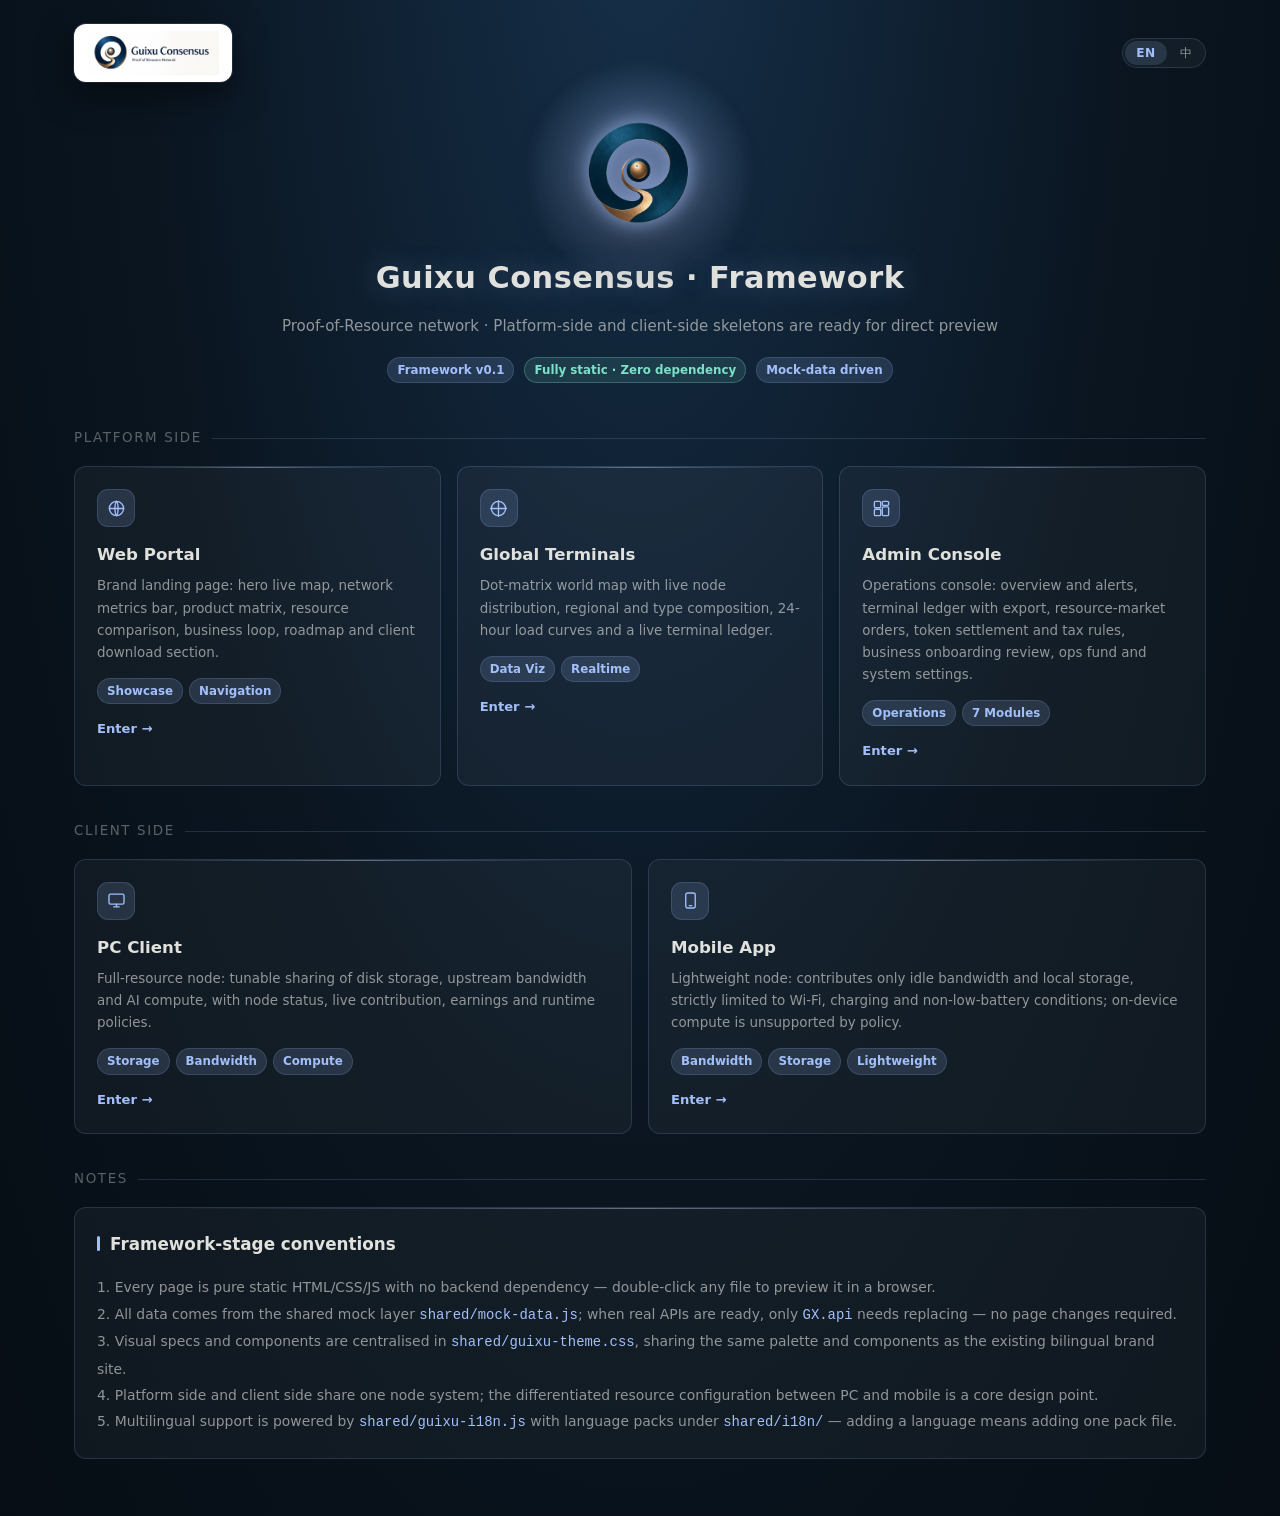
<file: guixu-platform/index.html>
<!DOCTYPE html>
<html lang="en">
<head>
<meta charset="UTF-8">
<meta name="viewport" content="width=device-width, initial-scale=1.0">
<link rel="icon" href="/favicon.ico" sizes="48x48">
<link rel="icon" type="image/png" sizes="32x32" href="/favicon-32.png?v=20260925c">
<link rel="icon" type="image/png" sizes="192x192" href="/favicon-192.png?v=20260925c">
<link rel="apple-touch-icon" sizes="180x180" href="/apple-touch-icon.png?v=20260925c">
<title data-i18n="ov.title">Guixu Consensus Platform · Framework Overview</title>
<link rel="stylesheet" href="shared/guixu-theme.css?v=20260925j">
<!-- 首屏 LOGO 预加载：避免等 CSS/JS 解析完才发现图片 -->
<link rel="preload" as="image" href="/guixu800tm-320.webp?v=20260925a">
<link rel="preload" as="image" href="/brand-wide-640.webp?v=20260925f">
<style>
  body { background: radial-gradient(ellipse at 50% -10%, #16304a 0%, #0a1520 55%, #060d14 100%); min-height: 100vh; }
  .topbar { max-width: 1180px; margin: 0 auto; padding: 24px 24px 0; display: flex; justify-content: space-between; align-items: center; gap: 18px; }
  /* 左上横版 LOGO：托板收窄、图片按 2x 高清供图，尺寸比原先小一档 */
  .topbar .gx-logo-top { padding: 7px 13px; border-radius: 12px; }
  .topbar .gx-logo-top img { max-width: 132px; }
  .wrap { max-width: 1180px; margin: 0 auto; padding: 32px 24px 60px; }
  .hero { text-align: center; margin-bottom: 44px; }
  .hero .mark { width: 56px; height: 56px; border-radius: 16px; background: linear-gradient(135deg, var(--gx-accent), var(--gx-600)); display: grid; place-items: center; color: var(--gx-800); font-weight: 800; font-size: 1.5em; margin: 0 auto 18px; box-shadow: var(--gx-glow); }
  .hero h1 { font-size: 1.9em; font-weight: 700; letter-spacing: .5px; text-shadow: 0 0 30px rgba(163,191,250,.3); }
  /* ---- 品牌主视觉：guixu800tm-320.webp（透明新徽标，2x 高清） ---- */
  /* 光影动画只跑 opacity/transform（合成器层，不触发重绘重排），性能优先 */
  .hero .gx-emblem-wrap { position: relative; width: 118px; height: 118px; margin: 0 auto 20px; display: grid; place-items: center; }
  .hero .gx-emblem-halo { position: absolute; inset: -50%; border-radius: 50%; pointer-events: none;
    background: radial-gradient(circle, rgba(163,191,250,.5) 0%, rgba(163,191,250,.18) 36%, rgba(163,191,250,0) 70%);
    will-change: opacity; animation: gxHaloPulse 4.6s ease-in-out infinite; }
  .hero .gx-emblem { position: relative; width: 100%; height: 100%; display: block; object-fit: contain;
    filter: drop-shadow(0 0 10px rgba(163,191,250,.72)) drop-shadow(0 0 24px rgba(163,191,250,.5)) drop-shadow(0 14px 22px rgba(0,0,0,.6));
    will-change: transform; backface-visibility: hidden; animation: gxEmblemFloat 6.5s ease-in-out infinite; }
  @keyframes gxEmblemFloat { 0%, 100% { transform: translate3d(0,0,0); } 50% { transform: translate3d(0,-8px,0); } }
  /* 只动 opacity，不动 scale —— scale 会让大范围径向渐变每帧重新栅格化 */
  @keyframes gxHaloPulse { 0%, 100% { opacity: .7; } 50% { opacity: 1; } }
  .hero p { color: var(--gx-dim); font-size: .94em; margin-top: 10px; }
  .hero .meta { display: flex; gap: 10px; justify-content: center; margin-top: 18px; flex-wrap: wrap; }
  .grp-title { display: flex; align-items: center; gap: 10px; font-size: .84em; color: var(--gx-faint); letter-spacing: 1.6px; text-transform: uppercase; margin: 34px 0 16px; }
  .grp-title::after { content: ''; flex: 1; height: 1px; background: var(--gx-line); }
  .mod { display: block; background: rgba(255,255,255,.04); border: 1px solid var(--gx-line); border-radius: var(--gx-radius); padding: 22px; transition: all .22s; color: inherit; }
  .mod:hover { border-color: var(--gx-line-strong); background: rgba(255,255,255,.065); transform: translateY(-2px); }
  .mod .ic { width: 38px; height: 38px; border-radius: 11px; background: var(--gx-accent-dim); border: 1px solid var(--gx-line); display: grid; place-items: center; color: var(--gx-accent); margin-bottom: 14px; }
  .mod h3 { font-size: 1.04em; font-weight: 600; margin-bottom: 6px; }
  .mod p { font-size: .84em; color: var(--gx-dim); line-height: 1.65; min-height: 44px; }
  .mod .tags { display: flex; gap: 6px; flex-wrap: wrap; margin-top: 14px; }
  .mod .go { margin-top: 14px; font-size: .82em; color: var(--gx-accent); font-weight: 600; }
</style>
  <!-- 统一卡片光影系统 v2（2026-09-29） -->
  <link rel="stylesheet" href="shared/gx-cards.css?v=20260929c">
</head>
<body>

<div class="topbar"><a class="gx-logo-wide gx-logo-top" href="https://www.guixu.club/" title="归墟共识官网 / Guixu Consensus"><img src="/brand-wide-640.webp?v=20260925f" alt="Guixu Consensus — Proof of Resource Network" width="640" height="213" decoding="async" fetchpriority="high"></a><span data-gx-lang-switch></span></div>

<div class="wrap">

  <div class="hero">
    <div class="gx-emblem-wrap">
      <span class="gx-emblem-halo"></span>
      <img class="gx-emblem" src="/guixu800tm-320.webp?v=20260925a" alt="归墟共识 Guixu Consensus" width="320" height="320" decoding="async" fetchpriority="high">
    </div>
    <h1 data-i18n="ov.h1">Guixu Consensus · Framework</h1>
    <p data-i18n="ov.sub">Proof-of-Resource network · Platform-side and client-side skeletons are ready for direct preview</p>
    <div class="meta">
      <span class="gx-tag" data-i18n="tag.frameworkVer">Framework v0.1</span>
      <span class="gx-tag gx-tag-ok" data-i18n="ov.tag.static">Fully static · Zero dependency</span>
      <span class="gx-tag" data-i18n="ov.tag.mock">Mock-data driven</span>
    </div>
  </div>

  <div class="grp-title" data-i18n="ov.grp.platform">Platform Side</div>
  <div class="gx-grid gx-grid-3">
    <a class="mod" href="web/index.html">
      <div class="ic">
        <svg viewBox="0 0 24 24" width="19" height="19" fill="none" stroke="currentColor" stroke-width="1.7" stroke-linecap="round" stroke-linejoin="round"><circle cx="12" cy="12" r="9"/><path d="M3 12h18M12 3c2.6 3 2.6 15 0 18M12 3c-2.6 3-2.6 15 0 18"/></svg>
      </div>
      <h3 data-i18n="ov.mod.portal.title">Web Portal</h3>
      <p data-i18n="ov.mod.portal.desc">Brand landing page: hero live map, network metrics bar, product matrix, resource comparison, business loop, roadmap and client download section.</p>
      <div class="tags"><span class="gx-tag" data-i18n="ov.mod.portal.tag1">Showcase</span><span class="gx-tag" data-i18n="ov.mod.portal.tag2">Navigation</span></div>
      <div class="go" data-i18n="ov.go">Open page →</div>
    </a>
    <a class="mod" href="web/network.html">
      <div class="ic">
        <svg viewBox="0 0 24 24" width="19" height="19" fill="none" stroke="currentColor" stroke-width="1.7" stroke-linecap="round" stroke-linejoin="round"><path d="M2 12h20M12 2v20"/><circle cx="12" cy="12" r="9"/></svg>
      </div>
      <h3 data-i18n="ov.mod.net.title">Global Terminals</h3>
      <p data-i18n="ov.mod.net.desc">Dot-matrix world map with live node distribution, regional and type composition, 24-hour load curves and a live terminal ledger.</p>
      <div class="tags"><span class="gx-tag" data-i18n="ov.mod.net.tag1">Data visualisation</span><span class="gx-tag" data-i18n="ov.mod.net.tag2">Real time</span></div>
      <div class="go" data-i18n="ov.go">Open page →</div>
    </a>
    <a class="mod" href="web/admin.html">
      <div class="ic">
        <svg viewBox="0 0 24 24" width="19" height="19" fill="none" stroke="currentColor" stroke-width="1.7" stroke-linecap="round" stroke-linejoin="round"><rect x="3" y="3" width="8" height="8" rx="1.5"/><rect x="13" y="3" width="8" height="5" rx="1.5"/><rect x="13" y="10" width="8" height="11" rx="1.5"/><rect x="3" y="13" width="8" height="8" rx="1.5"/></svg>
      </div>
      <h3 data-i18n="ov.mod.admin.title">Admin Console</h3>
      <p data-i18n="ov.mod.admin.desc">Operations console: overview and alerts, terminal ledger with export, resource-market orders, token settlement and tax rules, business onboarding review, operations fund and system settings.</p>
      <div class="tags"><span class="gx-tag" data-i18n="ov.mod.admin.tag1">Operations</span><span class="gx-tag" data-i18n="ov.mod.admin.tag2">7 modules</span></div>
      <div class="go" data-i18n="ov.go">Open page →</div>
    </a>
  </div>

  <div class="grp-title" data-i18n="ov.grp.client">Client Side</div>
  <div class="gx-grid gx-grid-2">
    <a class="mod" href="desktop/index.html">
      <div class="ic">
        <svg viewBox="0 0 24 24" width="19" height="19" fill="none" stroke="currentColor" stroke-width="1.7" stroke-linecap="round" stroke-linejoin="round"><rect x="2.5" y="4" width="19" height="12.5" rx="2"/><path d="M8.5 20h7M12 16.5V20"/></svg>
      </div>
      <h3 data-i18n="ov.mod.pc.title">PC Client</h3>
      <p data-i18n="ov.mod.pc.desc">Full-resource node: adjustable sharing of disk storage, uplink bandwidth and AI compute, with node status, live contribution, earnings detail and runtime policies.</p>
      <div class="tags"><span class="gx-tag" data-i18n="ov.mod.pc.tag1">Storage</span><span class="gx-tag" data-i18n="ov.mod.pc.tag2">Bandwidth</span><span class="gx-tag" data-i18n="ov.mod.pc.tag3">Compute</span></div>
      <div class="go" data-i18n="ov.go">Open page →</div>
    </a>
    <a class="mod" href="mobile/index.html">
      <div class="ic">
        <svg viewBox="0 0 24 24" width="19" height="19" fill="none" stroke="currentColor" stroke-width="1.7" stroke-linecap="round" stroke-linejoin="round"><rect x="6" y="2.5" width="12" height="19" rx="2.5"/><path d="M10.5 18.5h3"/></svg>
      </div>
      <h3 data-i18n="ov.mod.mobile.title">Mobile App</h3>
      <p data-i18n="ov.mod.mobile.desc">Lightweight node: shares only idle bandwidth and local storage, strictly limited to Wi-Fi, charging and non-low-battery conditions; on-device compute is not supported by design.</p>
      <div class="tags"><span class="gx-tag" data-i18n="ov.mod.mobile.tag1">Bandwidth</span><span class="gx-tag" data-i18n="ov.mod.mobile.tag2">Storage</span><span class="gx-tag" data-i18n="ov.mod.mobile.tag3">Lightweight</span></div>
      <div class="go" data-i18n="ov.go">Open page →</div>
    </a>
  </div>

  <div class="grp-title" data-i18n="ov.grp.notes">Notes</div>
  <div class="gx-card">
    <div class="gx-section-title" data-i18n="ov.notes.title">Framework-stage conventions</div>
    <p class="gx-sub" style="line-height:1.9;font-size:.87em" data-i18n-html="ov.notes.body">
      1. All pages are fully static HTML/CSS/JS with no backend dependency &mdash; double-click to preview in a browser.<br>
      2. All data comes from the shared mock layer <span class="gx-mono gx-accent">shared/mock-data.js?v=20260925h</span>; when the real API is ready, only <span class="gx-mono gx-accent">GX.api</span> needs to be replaced &mdash; no page changes required.<br>
      3. Visual specification and UI components are consolidated in <span class="gx-mono gx-accent">shared/guixu-theme.css?v=20260925j</span>, sharing the same palette and components as the existing bilingual brand site.<br>
      4. Platform side and client side share one node system; the differentiated resource configuration between PC and mobile is a core design point.<br>
      5. Multilingual support is driven by <span class="gx-mono gx-accent">shared/guixu-i18n.js?v=20261115a</span> with language packs under <span class="gx-mono gx-accent">shared/i18n/</span> &mdash; adding a language only requires adding one language-pack file.
    </p>
  </div>

</div>

<script src="shared/guixu-i18n.js?v=20261115a"></script>
<script>GX.i18n.init();</script>
</body>
</html>
</file>
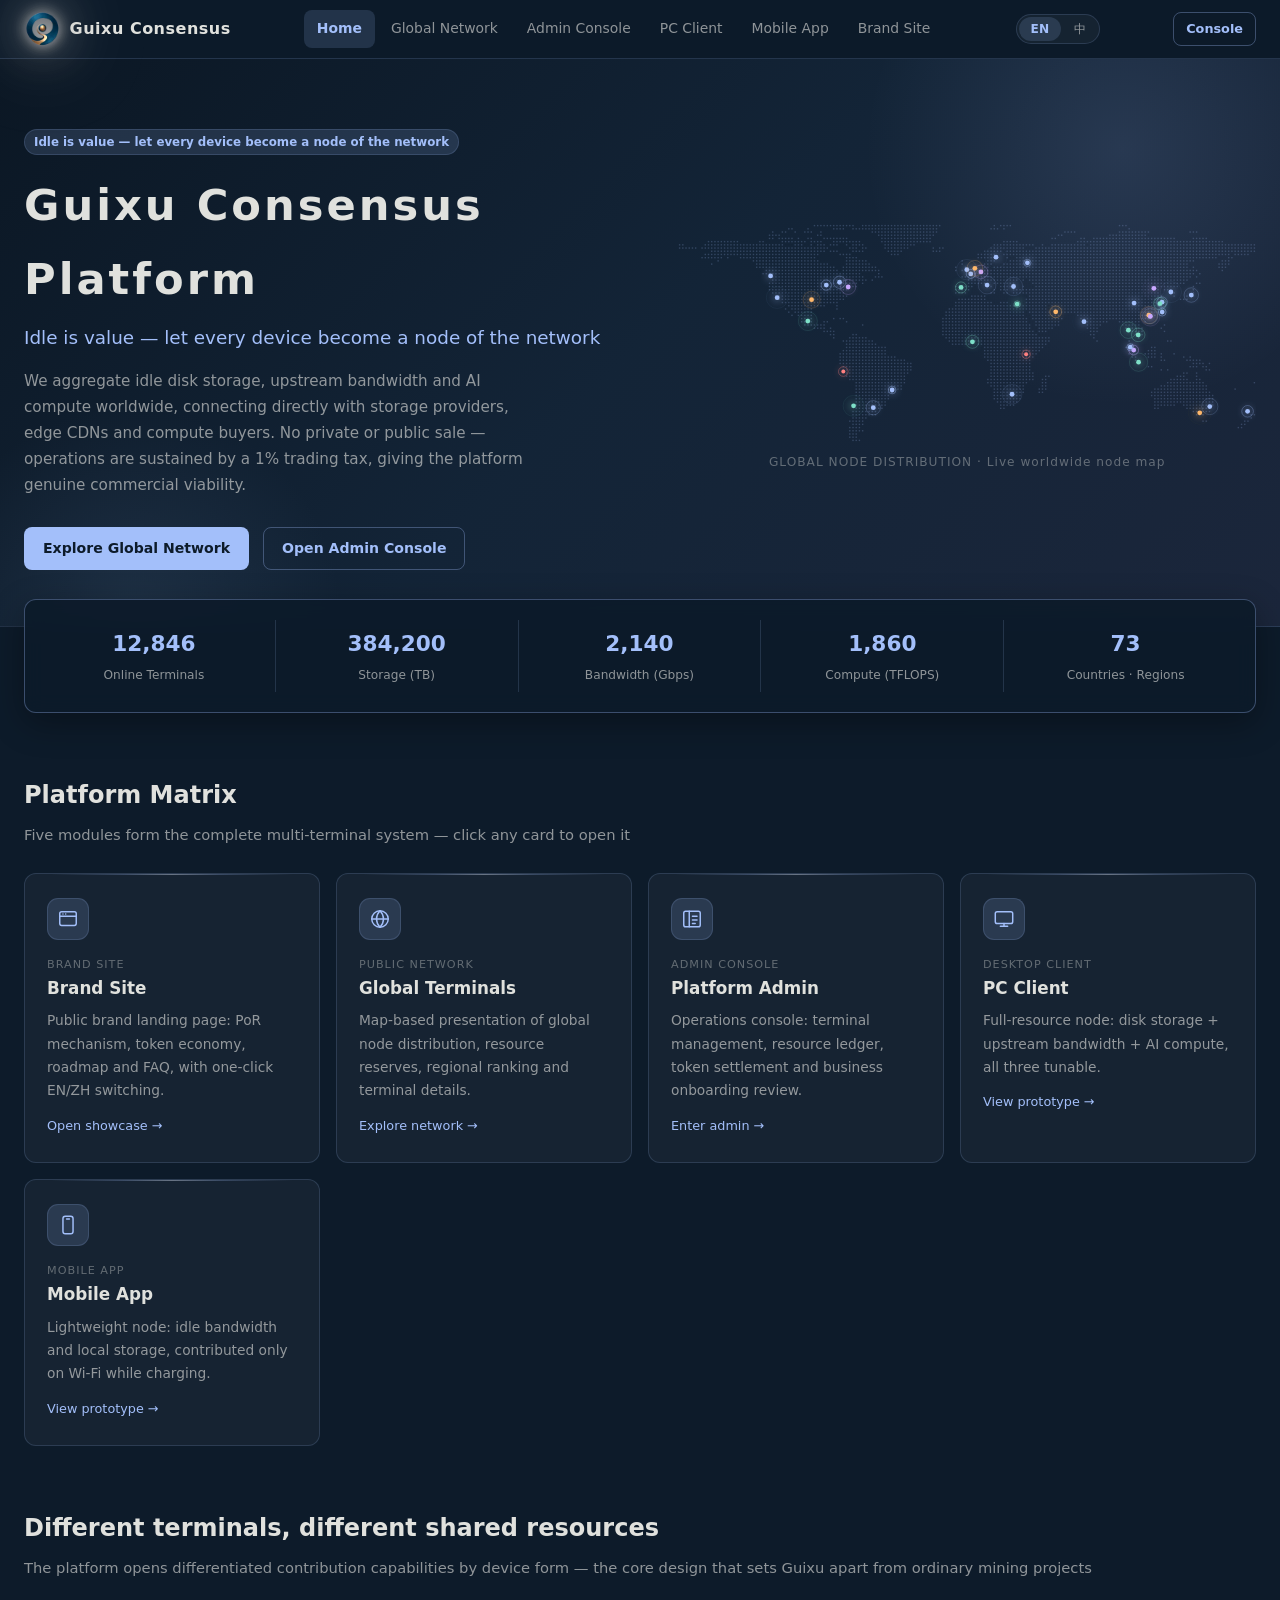
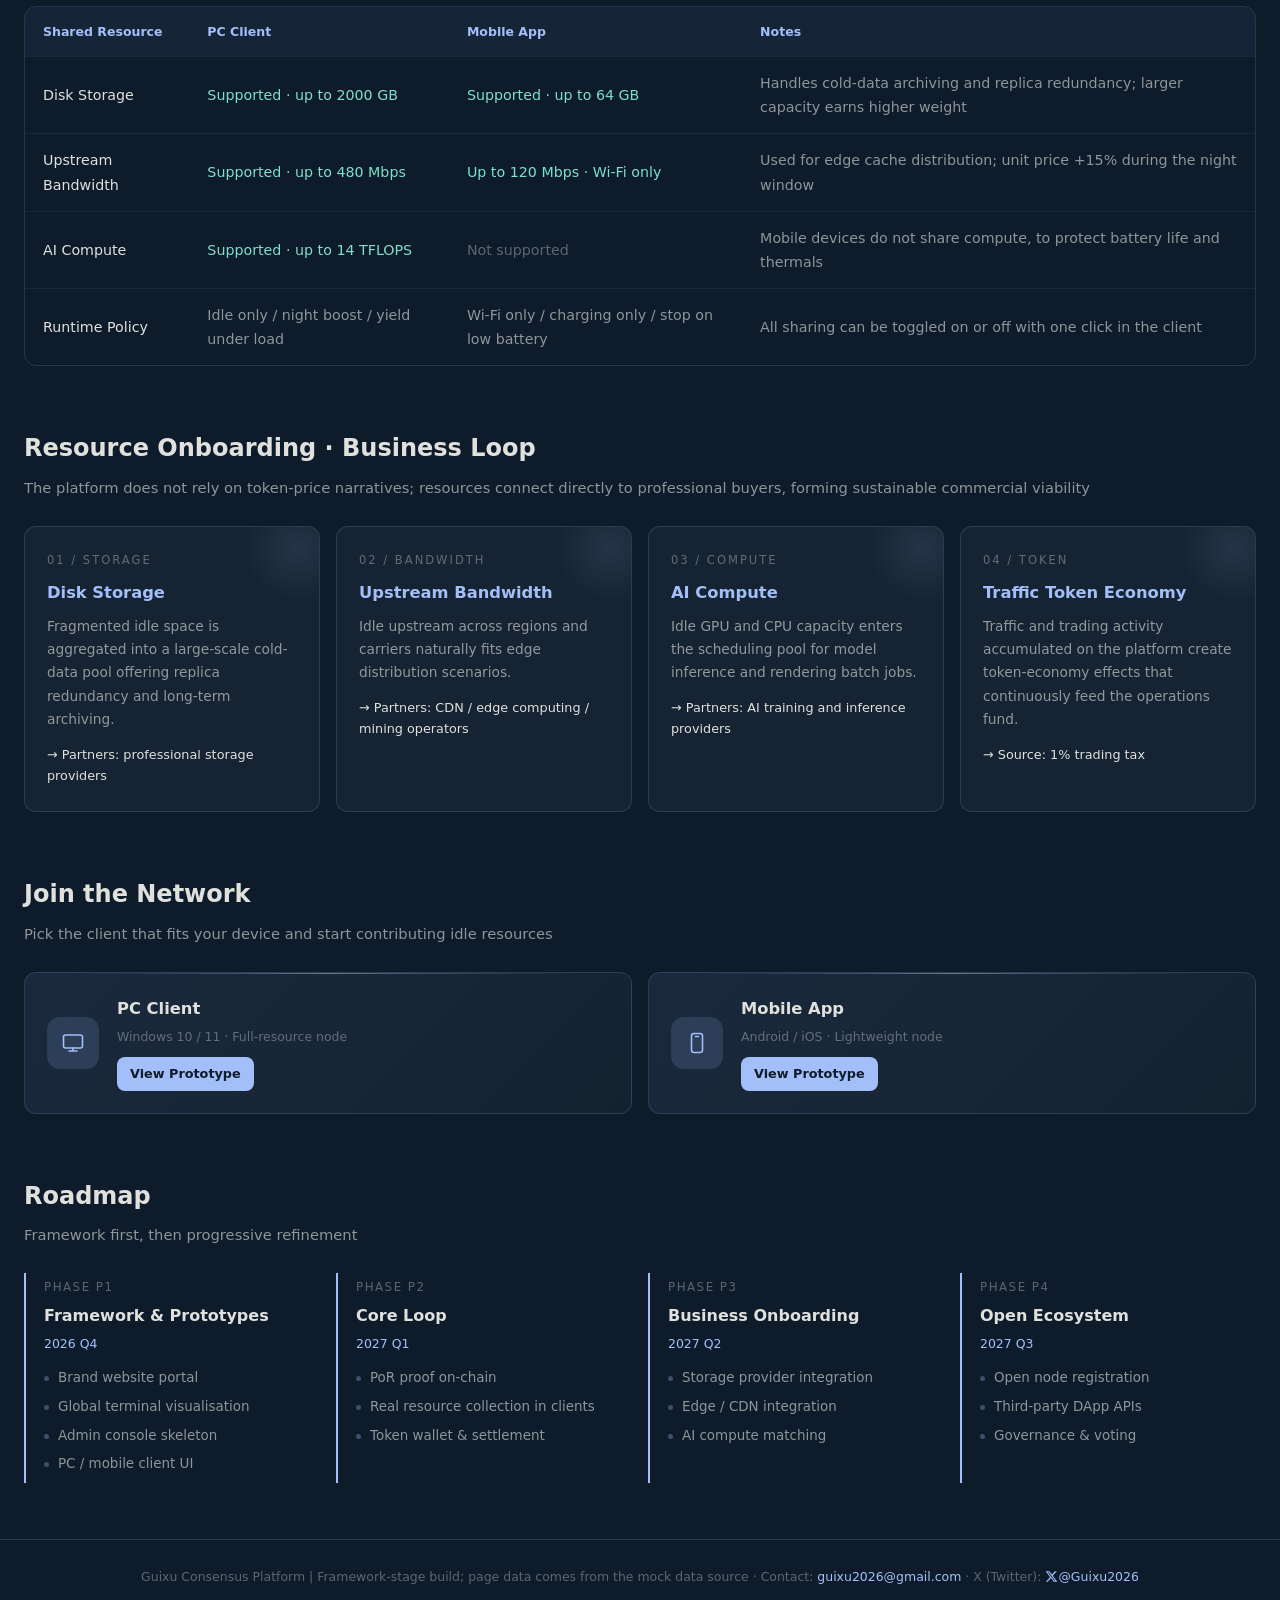
<file: guixu-platform/web/index.html>
<!DOCTYPE html>
<html lang="en">
<head>
<meta charset="UTF-8">
<meta name="viewport" content="width=device-width, initial-scale=1.0">
<link rel="icon" href="/favicon.ico" sizes="48x48">
<link rel="icon" type="image/png" sizes="32x32" href="/favicon-32.png?v=20260925c">
<link rel="icon" type="image/png" sizes="192x192" href="/favicon-192.png?v=20260925c">
<link rel="apple-touch-icon" sizes="180x180" href="/apple-touch-icon.png?v=20260925c">
<title data-i18n="web.title">Guixu Consensus Platform · Portal</title>
<link rel="stylesheet" href="../shared/guixu-theme.css?v=20260925j">
<style>
  /* ---------- 窄屏（手机 / TP 钱包等内置浏览器）：顶部菜单改为 ☰ 展开 ---------- */
  .gx-nav .menu-toggle { display: none; width: 38px; height: 38px; padding: 0; place-items: center;
    background: rgba(163,191,250,.10); border: 1px solid var(--gx-line); border-radius: 9px;
    color: var(--gx-accent); font-size: 1.1em; line-height: 1; cursor: pointer; font-family: inherit; }
  .gx-nav .menu-toggle:active { transform: scale(.95); }
  @media (max-width: 1080px) {
    .gx-nav .menu-toggle { display: grid; }
    .gx-nav .nav-links { display: none; position: absolute; top: 58px; left: 0; right: 0; z-index: 101;
      flex-direction: column; align-items: stretch; gap: 2px; padding: 12px 16px 14px;
      background: #0c1725; border-bottom: 1px solid var(--gx-line-strong);
      box-shadow: 0 18px 40px rgba(0,0,0,.45); max-height: 70vh; overflow-y: auto; }
    .gx-nav .nav-links.show { display: flex; }
    .gx-nav .nav-links a { padding: 11px 12px; font-size: .95em; border-radius: 10px; }
  }

  /* ---------- Hero ---------- */
  .hero { position: relative; overflow: hidden; padding: 68px 24px 56px; background: linear-gradient(135deg, #0b1724, #132437, #1b263b); border-bottom: 1px solid var(--gx-line); }
  .hero::before { content: ''; position: absolute; top: -30%; right: -8%; width: 520px; height: 520px; border-radius: 50%; background: radial-gradient(circle, rgba(163,191,250,.13), transparent 70%); }
  .hero::after { content: ''; position: absolute; bottom: -35%; left: -6%; width: 420px; height: 420px; border-radius: 50%; background: radial-gradient(circle, rgba(65,90,119,.28), transparent 70%); }
  .hero-inner { position: relative; z-index: 1; max-width: 1360px; margin: auto; display: grid; grid-template-columns: 1.05fr 1fr; gap: 48px; align-items: center; }
  .hero h1 { font-size: 2.7em; font-weight: 800; letter-spacing: 3px; margin: 14px 0 6px; }
  .hero .hero-tag { font-size: 1.15em; color: var(--gx-accent); margin-bottom: 16px; }
  .hero .hero-desc { color: var(--gx-dim); font-size: .95em; max-width: 520px; margin-bottom: 28px; }
  .hero-cta { display: flex; gap: 14px; flex-wrap: wrap; }
  .hero-map { position: relative; }
  .hero-map canvas { width: 100%; display: block; border-radius: 12px; }
  .hero-map .cap { text-align: center; font-size: .76em; color: var(--gx-faint); margin-top: 10px; letter-spacing: 1px; }

  /* ---------- 实时数据条 ---------- */
  .live-strip { max-width: 1360px; margin: -28px auto 0; padding: 0 24px; position: relative; z-index: 2; }
  .live-strip .inner { background: rgba(13,27,42,.92); border: 1px solid var(--gx-line-strong); border-radius: var(--gx-radius); backdrop-filter: blur(10px); display: grid; grid-template-columns: repeat(auto-fit, minmax(150px, 1fr)); padding: 20px 8px; box-shadow: 0 10px 34px rgba(0,0,0,.32); }
  .ls-item { text-align: center; padding: 6px 10px; border-right: 1px solid var(--gx-line); }
  .ls-item:last-child { border-right: none; }
  .ls-item .v { font-size: 1.35em; font-weight: 700; color: var(--gx-accent); font-variant-numeric: tabular-nums; }
  .ls-item .k { font-size: .76em; color: var(--gx-dim); margin-top: 2px; }

  /* ---------- 区块 ---------- */
  .sec { max-width: 1360px; margin: auto; padding: 62px 24px 0; }
  .sec-head { margin-bottom: 26px; }
  .sec-head h2 { font-size: 1.5em; font-weight: 700; }
  .sec-head p { color: var(--gx-dim); font-size: .92em; margin-top: 6px; }

  /* ---------- 产品矩阵 ---------- */
  .pm-grid { display: grid; grid-template-columns: repeat(auto-fit, minmax(244px, 1fr)); gap: 16px; }
  .pm-card { display: block; background: rgba(255,255,255,.04); border: 1px solid var(--gx-line); border-radius: var(--gx-radius); padding: 24px 22px; transition: all .25s; color: inherit; }
  .pm-card:hover { border-color: var(--gx-line-strong); background: rgba(255,255,255,.065); transform: translateY(-3px); }
  .pm-card .ico { width: 42px; height: 42px; border-radius: 11px; background: var(--gx-accent-dim); border: 1px solid var(--gx-line); display: grid; place-items: center; color: var(--gx-accent); margin-bottom: 15px; }
  .pm-card h3 { font-size: 1.05em; margin-bottom: 7px; }
  .pm-card p { font-size: .86em; color: var(--gx-dim); min-height: 44px; }
  .pm-card .go { font-size: .8em; color: var(--gx-accent); margin-top: 12px; display: inline-block; }
  .pm-card .kind { font-size: .7em; letter-spacing: 1px; color: var(--gx-faint); text-transform: uppercase; }

  /* ---------- 资源对比 ---------- */
  .cmp-wrap { overflow-x: auto; border: 1px solid var(--gx-line); border-radius: var(--gx-radius); }
  .cmp { width: 100%; border-collapse: collapse; font-size: .89em; min-width: 560px; }
  .cmp th, .cmp td { padding: 14px 18px; text-align: left; border-bottom: 1px solid rgba(163,191,250,.08); }
  .cmp thead th { background: rgba(163,191,250,.06); font-size: .88em; color: var(--gx-accent); }
  .cmp tbody tr:last-child td { border-bottom: none; }
  .cmp td.yes { color: var(--gx-ok); }
  .cmp td.no { color: var(--gx-faint); }

  /* ---------- 商业闭环 ---------- */
  .biz-grid { display: grid; grid-template-columns: repeat(auto-fit, minmax(240px, 1fr)); gap: 16px; }
  .biz-card { background: rgba(255,255,255,.04); border: 1px solid var(--gx-line); border-radius: var(--gx-radius); padding: 24px 22px; position: relative; overflow: hidden; }
  .biz-card .idx { font-size: .72em; letter-spacing: 2px; color: var(--gx-faint); }
  .biz-card h3 { font-size: 1.02em; margin: 8px 0 8px; color: var(--gx-accent); }
  .biz-card p { font-size: .86em; color: var(--gx-dim); }
  .biz-card .to { font-size: .8em; margin-top: 12px; color: var(--gx-text); }
  .biz-card::after { content: ''; position: absolute; right: -34px; top: -34px; width: 110px; height: 110px; border-radius: 50%; background: radial-gradient(circle, rgba(163,191,250,.11), transparent 70%); }

  /* ---------- 路线图 ---------- */
  .rm-grid { display: grid; grid-template-columns: repeat(auto-fit, minmax(228px, 1fr)); gap: 16px; }
  .rm-card { border-left: 2px solid var(--gx-accent); padding: 4px 0 4px 18px; }
  .rm-card .ph { font-size: .74em; letter-spacing: 1.5px; color: var(--gx-faint); }
  .rm-card h4 { font-size: 1em; margin: 5px 0 3px; }
  .rm-card .dt { font-size: .78em; color: var(--gx-accent); margin-bottom: 10px; }
  .rm-card ul { list-style: none; }
  .rm-card li { font-size: .84em; color: var(--gx-dim); padding: 3px 0 3px 14px; position: relative; }
  .rm-card li::before { content: ''; position: absolute; left: 0; top: 12px; width: 5px; height: 5px; border-radius: 50%; background: var(--gx-line-strong); }

  /* ---------- 下载区 ---------- */
  .dl-grid { display: grid; grid-template-columns: repeat(auto-fit, minmax(300px, 1fr)); gap: 16px; }
  .dl-card { display: flex; gap: 18px; align-items: center; background: linear-gradient(135deg, rgba(163,191,250,.09), rgba(255,255,255,.03)); border: 1px solid var(--gx-line); border-radius: var(--gx-radius); padding: 22px; }
  .dl-card .dico { width: 52px; height: 52px; border-radius: 13px; background: var(--gx-accent-dim); display: grid; place-items: center; color: var(--gx-accent); flex: 0 0 auto; }
  .dl-card h4 { font-size: 1.02em; }
  .dl-card .meta { font-size: .78em; color: var(--gx-faint); margin: 3px 0 10px; }

  @media (max-width: 980px) { .hero-inner { grid-template-columns: 1fr; gap: 30px; } .hero h1 { font-size: 2.1em; } }
</style>
  <!-- 统一卡片光影系统 v2（2026-09-29） -->
  <link rel="stylesheet" href="../shared/gx-cards.css?v=20260929c">
</head>
<body>

<nav class="gx-nav">
  <div class="nav-inner">
    <a class="nav-brand" href="index.html"><img class="brand-mark" src="/guixu800tm-96.webp?v=20260925a" alt="Guixu Consensus"><span data-i18n="brand.name">Guixu Consensus</span></a>
    <ul class="nav-links">
      <li><a href="index.html" class="active" data-i18n="nav.home">Portal</a></li>
      <li><a href="network.html" data-i18n="nav.network">Global Network</a></li>
      <li><a href="admin.html" data-i18n="nav.admin">Admin</a></li>
      <li><a href="https://www.guixu.club/terminal/desktop/" data-i18n="nav.pc">PC Client</a></li>
      <li><a href="https://www.guixu.club/terminal/mobile/" data-i18n="nav.mobile">Mobile App</a></li>
      <li><a href="https://www.guixu.club/" target="_blank" rel="noopener" data-i18n="nav.site">Brand Site</a></li>
    </ul>
    <span data-gx-lang-switch></span>
    <a class="gx-btn gx-btn-ghost gx-btn-sm" href="admin.html" data-i18n="nav.console">Console</a>
    <button class="menu-toggle" id="gxMenuToggle" type="button" aria-label="Menu" aria-expanded="false">&#9776;</button>
  </div>
</nav>

<!-- Hero -->
<header class="hero">
  <div class="hero-inner">
    <div>
      <span class="gx-tag" data-i18n="web.hero.tag">Proof-of-Resource · Decentralised consensus network</span>
      <h1 data-i18n="web.hero.h1">Guixu Consensus Platform</h1>
      <p class="hero-tag" data-i18n="web.hero.tag">Idle is value — make every device a node of the network</p>
      <p class="hero-desc" data-i18n="web.hero.desc">
        Aggregating idle disk storage, uplink bandwidth and AI compute from around the world, directly connecting storage providers, edge CDNs and compute buyers.
        No private sale, no public sale — a 1% transaction tax sustains the operations fund, giving the platform real commercial viability.
      </p>
      <div class="hero-cta">
        <a class="gx-btn gx-btn-primary" href="network.html" data-i18n="web.hero.cta1">View global network</a>
        <a class="gx-btn gx-btn-ghost" href="admin.html" data-i18n="web.hero.cta2">Enter admin console</a>
      </div>
    </div>
    <div class="hero-map">
      <canvas id="heroMap"></canvas>
      <div class="cap" data-i18n="web.hero.mapCap">GLOBAL NODE DISTRIBUTION · LIVE</div>
    </div>
  </div>
</header>

<!-- 实时数据条 -->
<div class="live-strip">
  <div class="inner">
    <div class="ls-item"><div class="v" id="lsOnline">0</div><div class="k" data-i18n="web.ls.online">Online terminals</div></div>
    <div class="ls-item"><div class="v" id="lsStorage">0</div><div class="k" data-i18n="web.ls.storage">Storage (TB)</div></div>
    <div class="ls-item"><div class="v" id="lsBw">0</div><div class="k" data-i18n="web.ls.bw">Bandwidth (Gbps)</div></div>
    <div class="ls-item"><div class="v" id="lsCpu">0</div><div class="k" data-i18n="web.ls.cpu">Compute (TFLOPS)</div></div>
    <div class="ls-item"><div class="v" id="lsGeo">0</div><div class="k" data-i18n="web.ls.geo">Countries / regions</div></div>
  </div>
</div>

<!-- 产品矩阵 -->
<section class="sec">
  <div class="sec-head">
    <h2 data-i18n="web.sec.matrix.h2">Platform matrix</h2>
    <p data-i18n="web.sec.matrix.p">Five modules form the complete multi-terminal system — click any card to open the corresponding interface</p>
  </div>
  <div class="pm-grid" id="pmGrid"></div>
</section>

<!-- 资源对比 -->
<section class="sec">
  <div class="sec-head">
    <h2 data-i18n="web.sec.cmp.h2">Different terminals · different shared resources</h2>
    <p data-i18n="web.sec.cmp.p">The platform opens up differentiated resource-contribution capabilities according to device form — a core design that sets Guixu apart from ordinary mining-style projects</p>
  </div>
  <div class="cmp-wrap">
    <table class="cmp">
      <thead>
        <tr>
          <th data-i18n="web.cmp.th1">Shared resource</th>
          <th data-i18n="web.cmp.th2">PC Client</th>
          <th data-i18n="web.cmp.th3">Mobile App</th>
          <th data-i18n="web.cmp.th4">Notes</th>
        </tr>
      </thead>
      <tbody>
        <tr>
          <td data-i18n="web.cmp.r1.c0">Disk storage</td>
          <td class="yes" data-i18n="web.cmp.r1.c1">Supported · up to 2000 GB</td>
          <td class="yes" data-i18n="web.cmp.r1.c2">Supported · up to 64 GB</td>
          <td class="gx-dim" data-i18n="web.cmp.r1.c3">Cold-data archiving and replica redundancy; the larger the capacity, the higher the weight</td>
        </tr>
        <tr>
          <td data-i18n="web.cmp.r2.c0">Uplink bandwidth</td>
          <td class="yes" data-i18n="web.cmp.r2.c1">Supported · up to 480 Mbps</td>
          <td class="yes" data-i18n="web.cmp.r2.c2">Up to 120 Mbps · Wi-Fi only</td>
          <td class="gx-dim" data-i18n="web.cmp.r2.c3">Used for edge-cache distribution; unit price rises 15% during night hours</td>
        </tr>
        <tr>
          <td data-i18n="web.cmp.r3.c0">AI compute</td>
          <td class="yes" data-i18n="web.cmp.r3.c1">Supported · up to 14 TFLOPS</td>
          <td class="no" data-i18n="web.cmp.r3.c2">Not supported</td>
          <td class="gx-dim" data-i18n="web.cmp.r3.c3">Mobile devices do not join compute sharing, to protect battery life and thermal control</td>
        </tr>
        <tr>
          <td data-i18n="web.cmp.r4.c0">Runtime policies</td>
          <td class="gx-dim" data-i18n="web.cmp.r4.c1">Idle only / night boost / yield under load</td>
          <td class="gx-dim" data-i18n="web.cmp.r4.c2">Wi-Fi only / charging only / stop on low battery</td>
          <td class="gx-dim" data-i18n="web.cmp.r4.c3">Every sharing behaviour can be toggled with one click in the client</td>
        </tr>
      </tbody>
    </table>
  </div>
</section>

<!-- 商业闭环 -->
<section class="sec">
  <div class="sec-head">
    <h2 data-i18n="web.sec.biz.h2">Resource matching · the commercial loop</h2>
    <p data-i18n="web.sec.biz.p">The platform does not rely on token-price narratives — resources connect directly to real demand-side businesses, forming sustainable commercial viability</p>
  </div>
  <div class="biz-grid">
    <div class="biz-card">
      <div class="idx" data-i18n="web.biz.1.idx">01 / STORAGE</div>
      <h3 data-i18n="web.biz.1.h3">Disk storage</h3>
      <p data-i18n="web.biz.1.p">Fragmented idle space is aggregated into a large-scale cold-data pool, providing replica redundancy and long-term archiving.</p>
      <div class="to" data-i18n="web.biz.1.to">→ Matching: professional storage providers</div>
    </div>
    <div class="biz-card">
      <div class="idx" data-i18n="web.biz.2.idx">02 / BANDWIDTH</div>
      <h3 data-i18n="web.biz.2.h3">Uplink bandwidth</h3>
      <p data-i18n="web.biz.2.p">Idle uplink spread across regions and carriers is a natural fit for edge-distribution scenarios.</p>
      <div class="to" data-i18n="web.biz.2.to">→ Matching: CDN / edge computing / mining operators</div>
    </div>
    <div class="biz-card">
      <div class="idx" data-i18n="web.biz.3.idx">03 / COMPUTE</div>
      <h3 data-i18n="web.biz.3.h3">AI compute</h3>
      <p data-i18n="web.biz.3.p">Idle GPU and CPU capacity joins the scheduling pool to serve batch tasks such as model inference and rendering.</p>
      <div class="to" data-i18n="web.biz.3.to">→ Matching: AI training and inference providers</div>
    </div>
    <div class="biz-card">
      <div class="idx" data-i18n="web.biz.4.idx">04 / TOKEN</div>
      <h3 data-i18n="web.biz.4.h3">Traffic token economy</h3>
      <p data-i18n="web.biz.4.p">The traffic and trading activity accumulated by the platform itself creates a token-economy effect that continuously feeds the operations fund.</p>
      <div class="to" data-i18n="web.biz.4.to">→ Source: 1% transaction tax</div>
    </div>
  </div>
</section>

<!-- 客户端下载 -->
<section class="sec">
  <div class="sec-head">
    <h2 data-i18n="web.sec.dl.h2">Join the network</h2>
    <p data-i18n="web.sec.dl.p">Pick the client that suits your device and start contributing idle resources</p>
  </div>
  <div class="dl-grid">
    <div class="dl-card">
      <div class="dico">
        <svg viewBox="0 0 24 24" width="24" height="24" fill="none" stroke="currentColor" stroke-width="1.6" stroke-linecap="round" stroke-linejoin="round"><rect x="2.5" y="4" width="19" height="13" rx="2"/><path d="M8 20h8M12 17v3"/></svg>
      </div>
      <div>
        <h4 data-i18n="web.dl.pc.h4">PC Client</h4>
        <div class="meta" data-i18n="web.dl.pc.meta">Windows 10 / 11 · full-resource node</div>
        <a class="gx-btn gx-btn-primary gx-btn-sm" href="https://www.guixu.club/terminal/desktop/" data-i18n="web.dl.btn">View UI prototype</a>
      </div>
    </div>
    <div class="dl-card">
      <div class="dico">
        <svg viewBox="0 0 24 24" width="24" height="24" fill="none" stroke="currentColor" stroke-width="1.6" stroke-linecap="round" stroke-linejoin="round"><rect x="6.5" y="2.5" width="11" height="19" rx="2.5"/><path d="M10.5 5.5h3"/></svg>
      </div>
      <div>
        <h4 data-i18n="web.dl.mobile.h4">Mobile App</h4>
        <div class="meta" data-i18n="web.dl.mobile.meta">Android / iOS · lightweight node</div>
        <a class="gx-btn gx-btn-primary gx-btn-sm" href="https://www.guixu.club/terminal/mobile/" data-i18n="web.dl.btn">View UI prototype</a>
      </div>
    </div>
  </div>
</section>

<!-- 路线图 -->
<section class="sec">
  <div class="sec-head">
    <h2 data-i18n="web.sec.rm.h2">Build roadmap</h2>
    <p data-i18n="web.sec.rm.p">Framework first, then progressive refinement</p>
  </div>
  <div class="rm-grid" id="rmGrid"></div>
</section>

<div class="gx-foot" style="margin-top:56px" data-i18n-html="web.foot">
  Guixu Consensus Platform  |  This page is a framework-stage build; data comes from a mock data source
</div>

<script src="../shared/guixu-i18n.js?v=20261115a"></script>
<script src="../shared/world-dots.js?v=20260925h"></script>
<script src="../shared/mock-data.js?v=20260925h"></script>
<script src="../shared/guixu-core.js?v=20260925h"></script>
<script>
(function () {
  /* 语言初始化：填充静态 data-i18n 文案（默认英文，localStorage 记忆） */
  GX.i18n.init();

  var D = window.GX_DATA;

  /* ---------- Hero 地图 ---------- */
  GX.drawWorldMap(GX.qs('#heroMap'), { nodes: GX.parseNodes(D.nodes), showNodes: true, animate: true });

  /* ---------- 实时数据条 ---------- */
  GX.countUp(GX.qs('#lsOnline'), D.global.onlineNodes, { decimals: 0 });
  GX.countUp(GX.qs('#lsStorage'), D.global.storageTB, { decimals: 0 });
  GX.countUp(GX.qs('#lsBw'), D.global.bandwidthGbps, { decimals: 0 });
  GX.countUp(GX.qs('#lsCpu'), D.global.computeTflops, { decimals: 0 });
  GX.countUp(GX.qs('#lsGeo'), D.global.countries, { decimals: 0 });

  /* ---------- 产品矩阵（文案全部走语言包 key） ---------- */
  var ICON = {
    site: '<svg viewBox="0 0 24 24" width="22" height="22" fill="none" stroke="currentColor" stroke-width="1.6" stroke-linecap="round" stroke-linejoin="round"><rect x="3" y="4" width="18" height="15" rx="2"/><path d="M3 9h18M6.5 6.5h.01M9.5 6.5h.01"/></svg>',
    globe: '<svg viewBox="0 0 24 24" width="22" height="22" fill="none" stroke="currentColor" stroke-width="1.6" stroke-linecap="round" stroke-linejoin="round"><circle cx="12" cy="12" r="9"/><path d="M3 12h18M12 3c2.5 2.6 3.8 5.7 3.8 9s-1.3 6.4-3.8 9c-2.5-2.6-3.8-5.7-3.8-9S9.5 5.6 12 3z"/></svg>',
    console: '<svg viewBox="0 0 24 24" width="22" height="22" fill="none" stroke="currentColor" stroke-width="1.6" stroke-linecap="round" stroke-linejoin="round"><rect x="3" y="3.5" width="18" height="17" rx="2"/><path d="M9 3.5v17M12.5 9h5M12.5 13h5M12.5 17h3"/></svg>',
    pc: '<svg viewBox="0 0 24 24" width="22" height="22" fill="none" stroke="currentColor" stroke-width="1.6" stroke-linecap="round" stroke-linejoin="round"><rect x="2.5" y="4" width="19" height="13" rx="2"/><path d="M8 20h8M12 17v3"/></svg>',
    phone: '<svg viewBox="0 0 24 24" width="22" height="22" fill="none" stroke="currentColor" stroke-width="1.6" stroke-linecap="round" stroke-linejoin="round"><rect x="6.5" y="2.5" width="11" height="19" rx="2.5"/><path d="M10.5 5.5h3"/></svg>'
  };

  var products = [
    { kindKey: 'web.pm.brand.kind', icon: ICON.site, titleKey: 'web.pm.brand.title', descKey: 'web.pm.brand.desc', url: 'https://www.guixu.club/', goKey: 'web.pm.brand.go' },
    { kindKey: 'web.pm.net.kind', icon: ICON.globe, titleKey: 'web.pm.net.title', descKey: 'web.pm.net.desc', url: 'network.html', goKey: 'web.pm.net.go' },
    { kindKey: 'web.pm.admin.kind', icon: ICON.console, titleKey: 'web.pm.admin.title', descKey: 'web.pm.admin.desc', url: 'admin.html', goKey: 'web.pm.admin.go' },
    { kindKey: 'web.pm.pc.kind', icon: ICON.pc, titleKey: 'web.pm.pc.title', descKey: 'web.pm.pc.desc', url: '../desktop/index.html', goKey: 'web.pm.pc.go' },
    { kindKey: 'web.pm.mobile.kind', icon: ICON.phone, titleKey: 'web.pm.mobile.title', descKey: 'web.pm.mobile.desc', url: '../mobile/index.html', goKey: 'web.pm.mobile.go' }
  ];

  function renderProducts() {
    GX.qs('#pmGrid').innerHTML = products.map(function (p) {
      return '<a class="pm-card" href="' + p.url + '"' + (/^https?:/i.test(p.url) ? ' target="_blank" rel="noopener"' : '') + '>' +
        '<div class="ico">' + p.icon + '</div>' +
        '<div class="kind">' + GX.t(p.kindKey) + '</div>' +
        '<h3>' + GX.t(p.titleKey) + '</h3><p>' + GX.t(p.descKey) + '</p>' +
        '<span class="go">' + GX.t(p.goKey) + ' \u2192</span></a>';
    }).join('');
  }

  /* ---------- 路线图 ---------- */
  function renderRoadmap() {
    GX.qs('#rmGrid').innerHTML = D.roadmap.map(function (r) {
      return '<div class="rm-card">' +
        '<div class="ph">' + GX.t('web.rm.phase') + ' ' + r.phase + '</div>' +
        '<h4>' + GX.t(r.titleKey) + '</h4>' +
        '<div class="dt">' + r.date + '</div>' +
        '<ul>' + r.itemKeys.map(function (k) { return '<li>' + GX.t(k) + '</li>'; }).join('') + '</ul></div>';
    }).join('');
  }

  function renderAll() { renderProducts(); renderRoadmap(); }
  renderAll();

  /* ---------- 切换语言时重渲染动态区块 ---------- */
  GX.i18n.onChange(function () { renderAll(); });
})();
</script>

<script>
/* 窄屏顶部菜单：☰ 展开；点菜单项 / 点外部 / Esc 收起。
   手机端主要入口是 TP 钱包等内置浏览器，原来菜单在 <=1080px 被整块隐藏、无法点击。 */
(function () {
  var btn = document.getElementById('gxMenuToggle');
  var nav = document.querySelector('.gx-nav');
  var links = nav ? nav.querySelector('.nav-links') : null;
  if (!btn || !links) { return; }
  function close() { links.classList.remove('show'); btn.setAttribute('aria-expanded', 'false'); }
  btn.addEventListener('click', function (e) {
    e.stopPropagation();
    var on = links.classList.toggle('show');
    btn.setAttribute('aria-expanded', on ? 'true' : 'false');
  });
  links.addEventListener('click', function (e) {
    if (e.target && e.target.closest && e.target.closest('a')) { close(); }
  });
  document.addEventListener('click', function (e) {
    if (e.target !== btn && !btn.contains(e.target)) { close(); }
  });
  document.addEventListener('keydown', function (e) { if (e.key === 'Escape') { close(); } });
})();
</script>
</body>
</html>
</file>
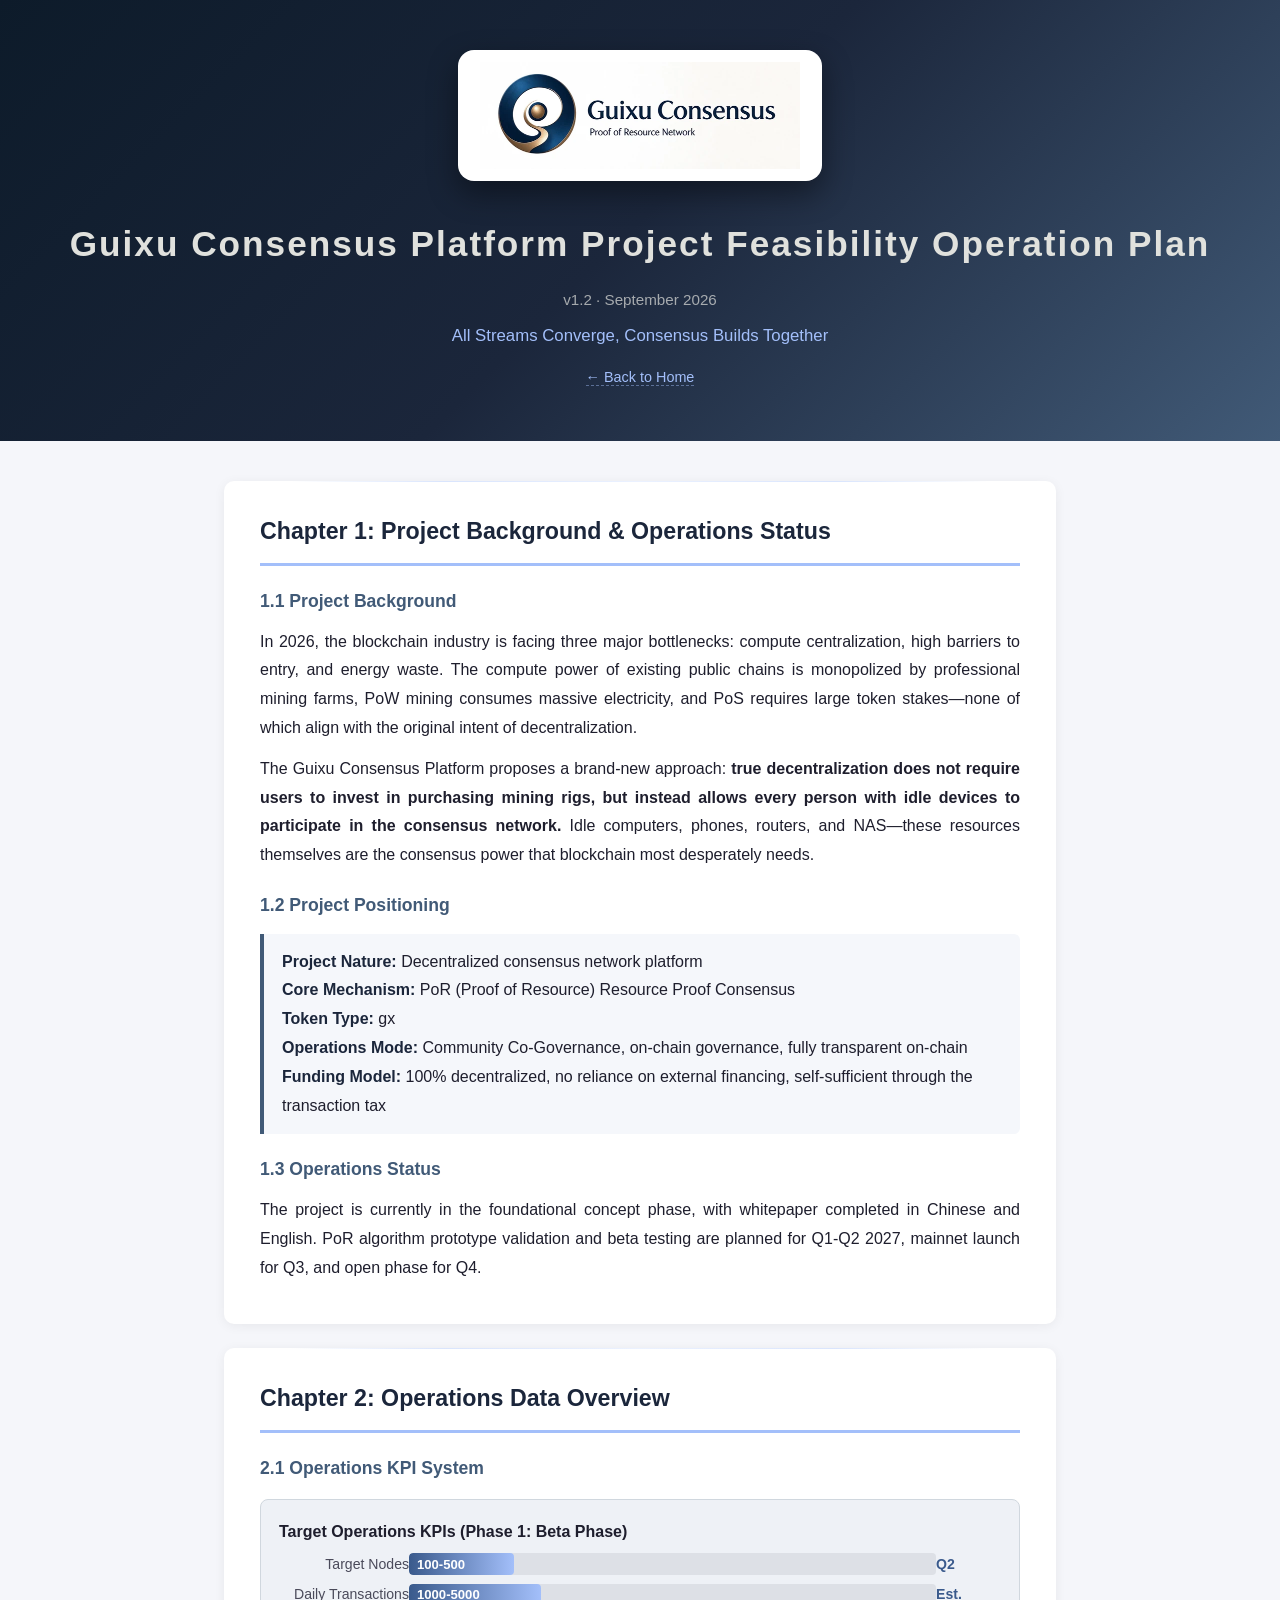
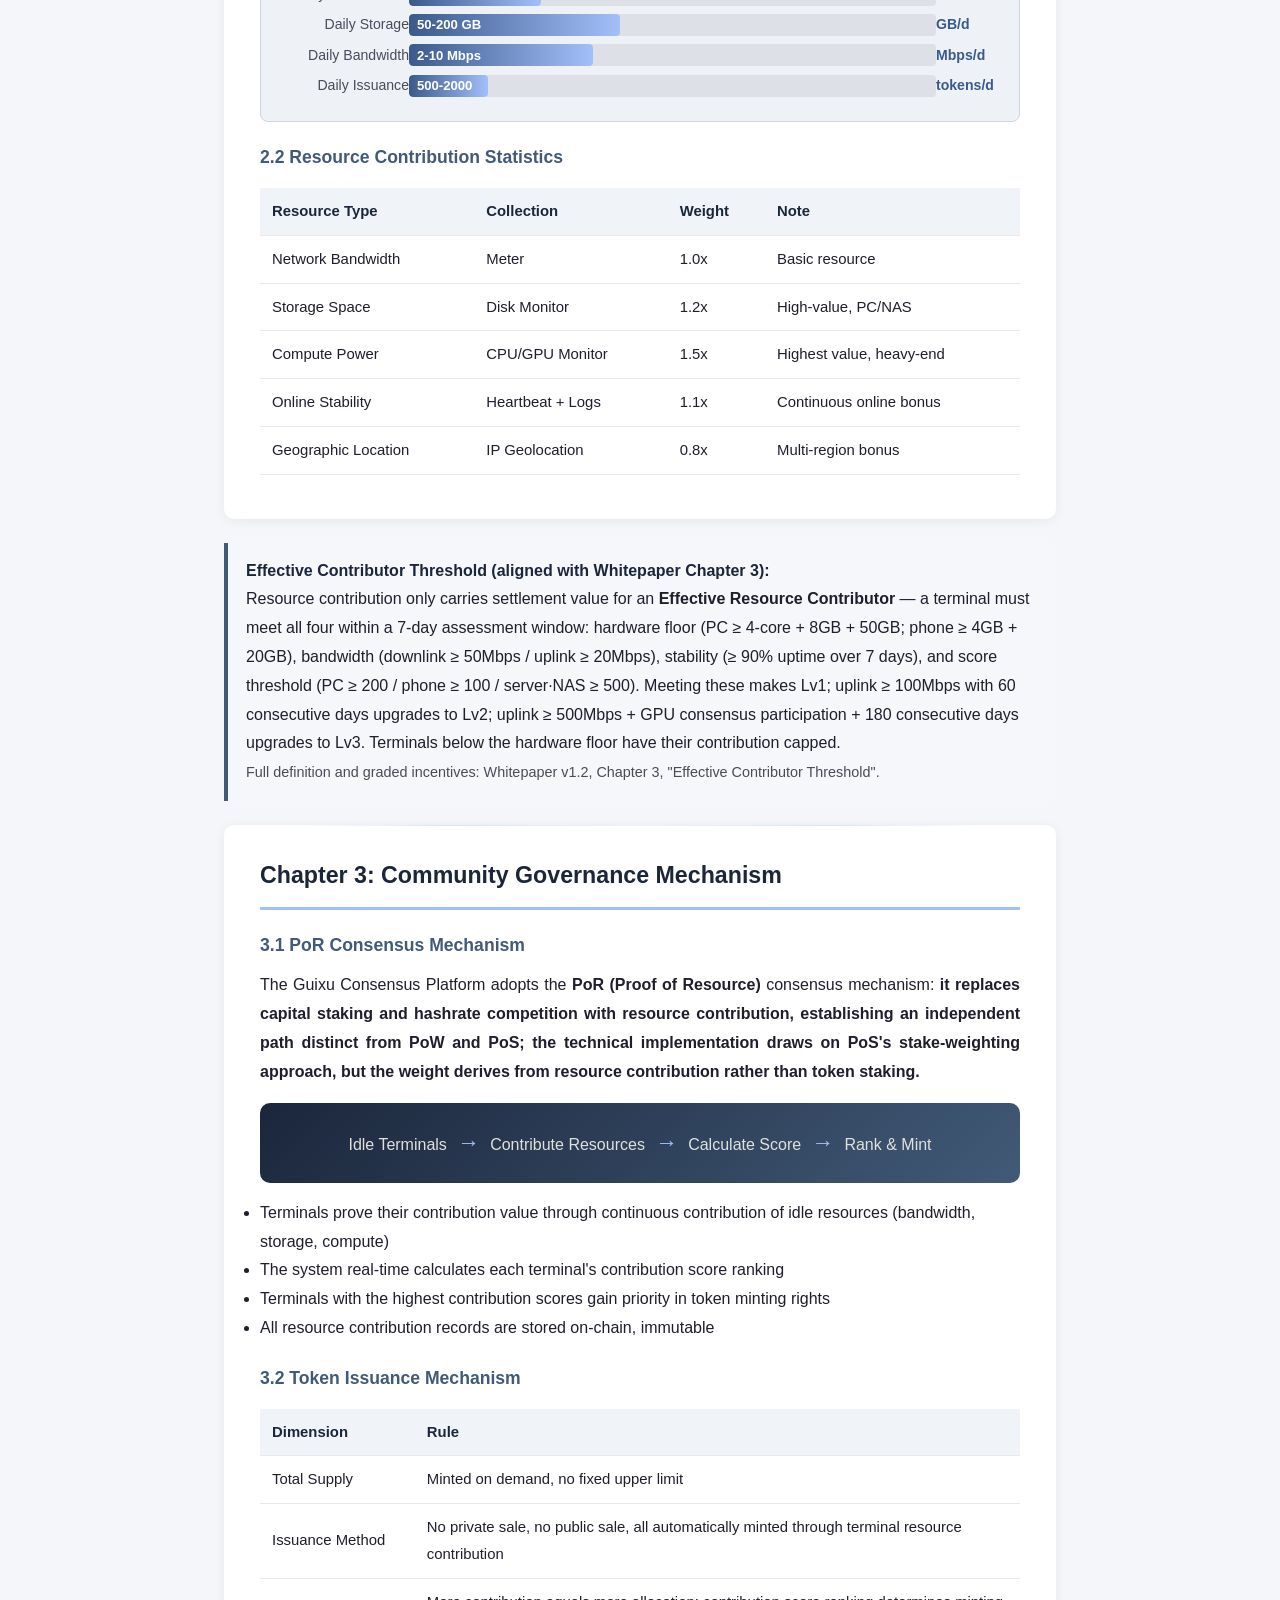
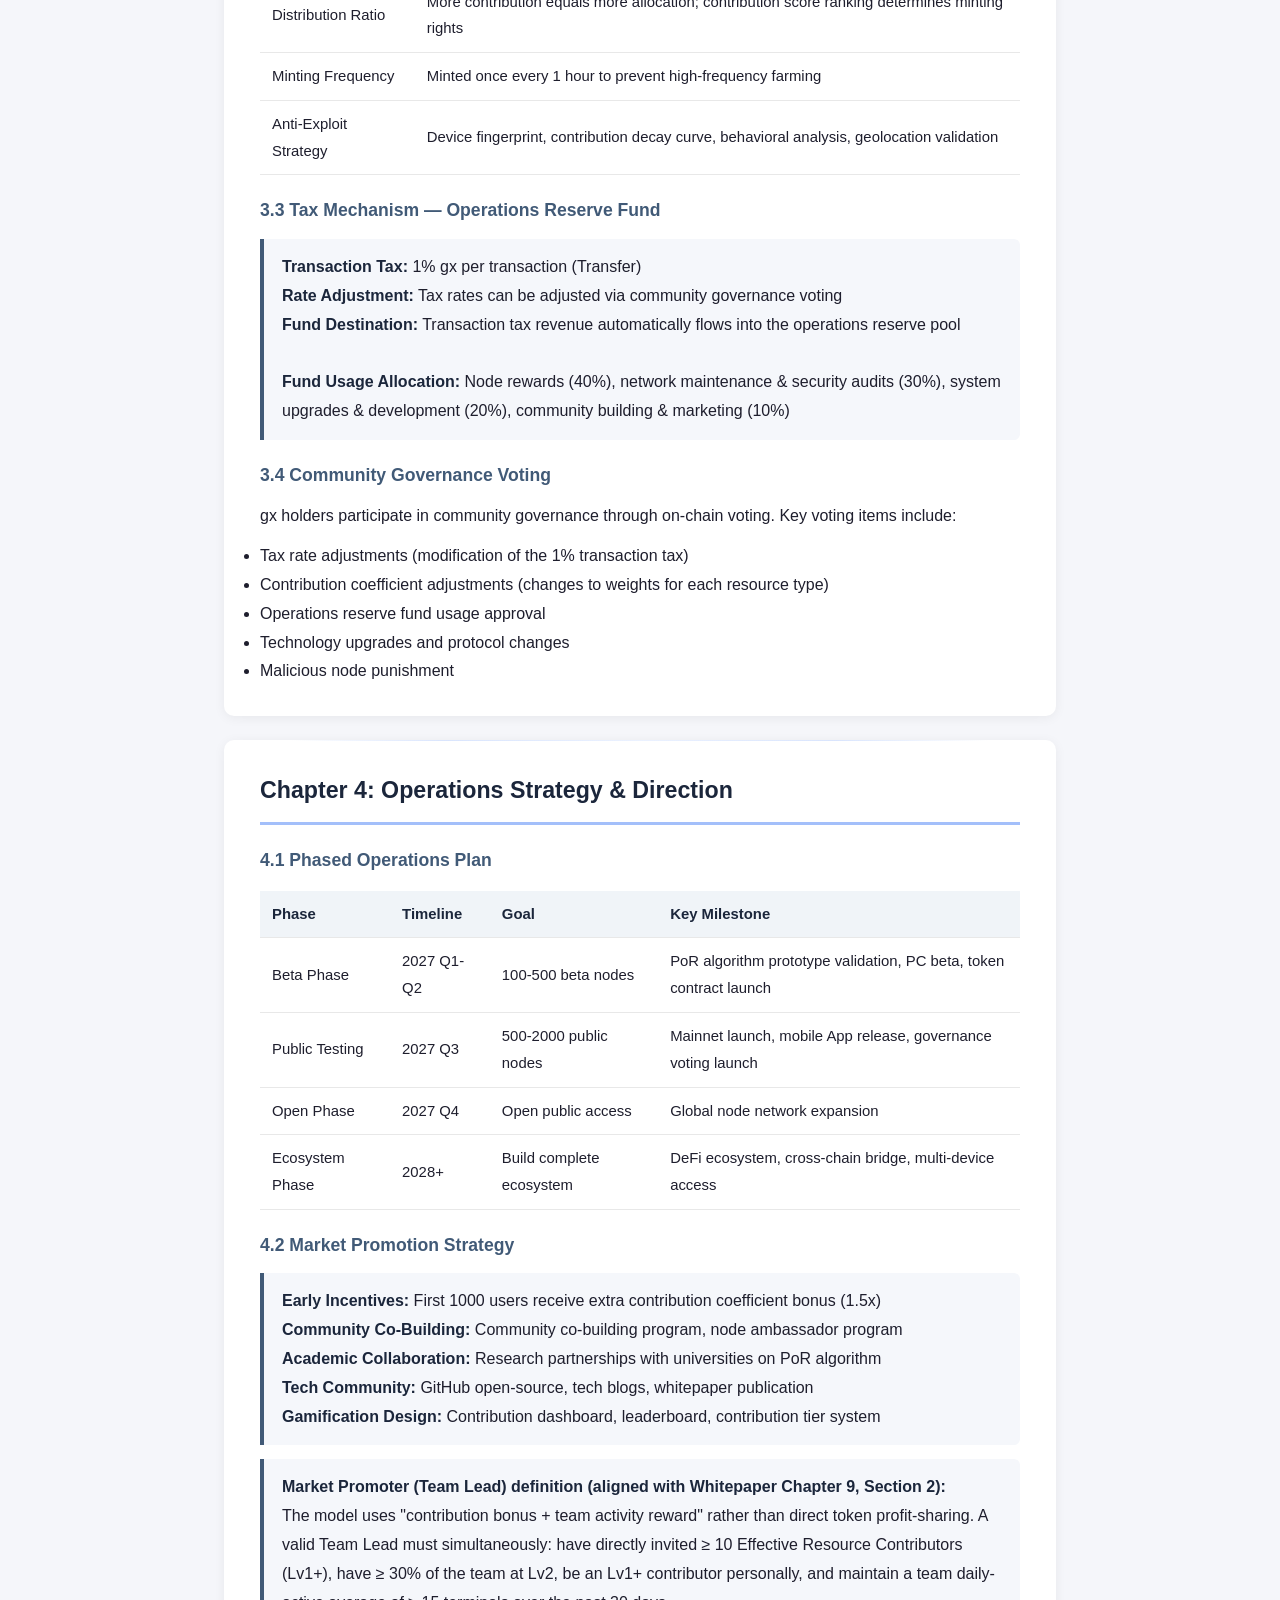
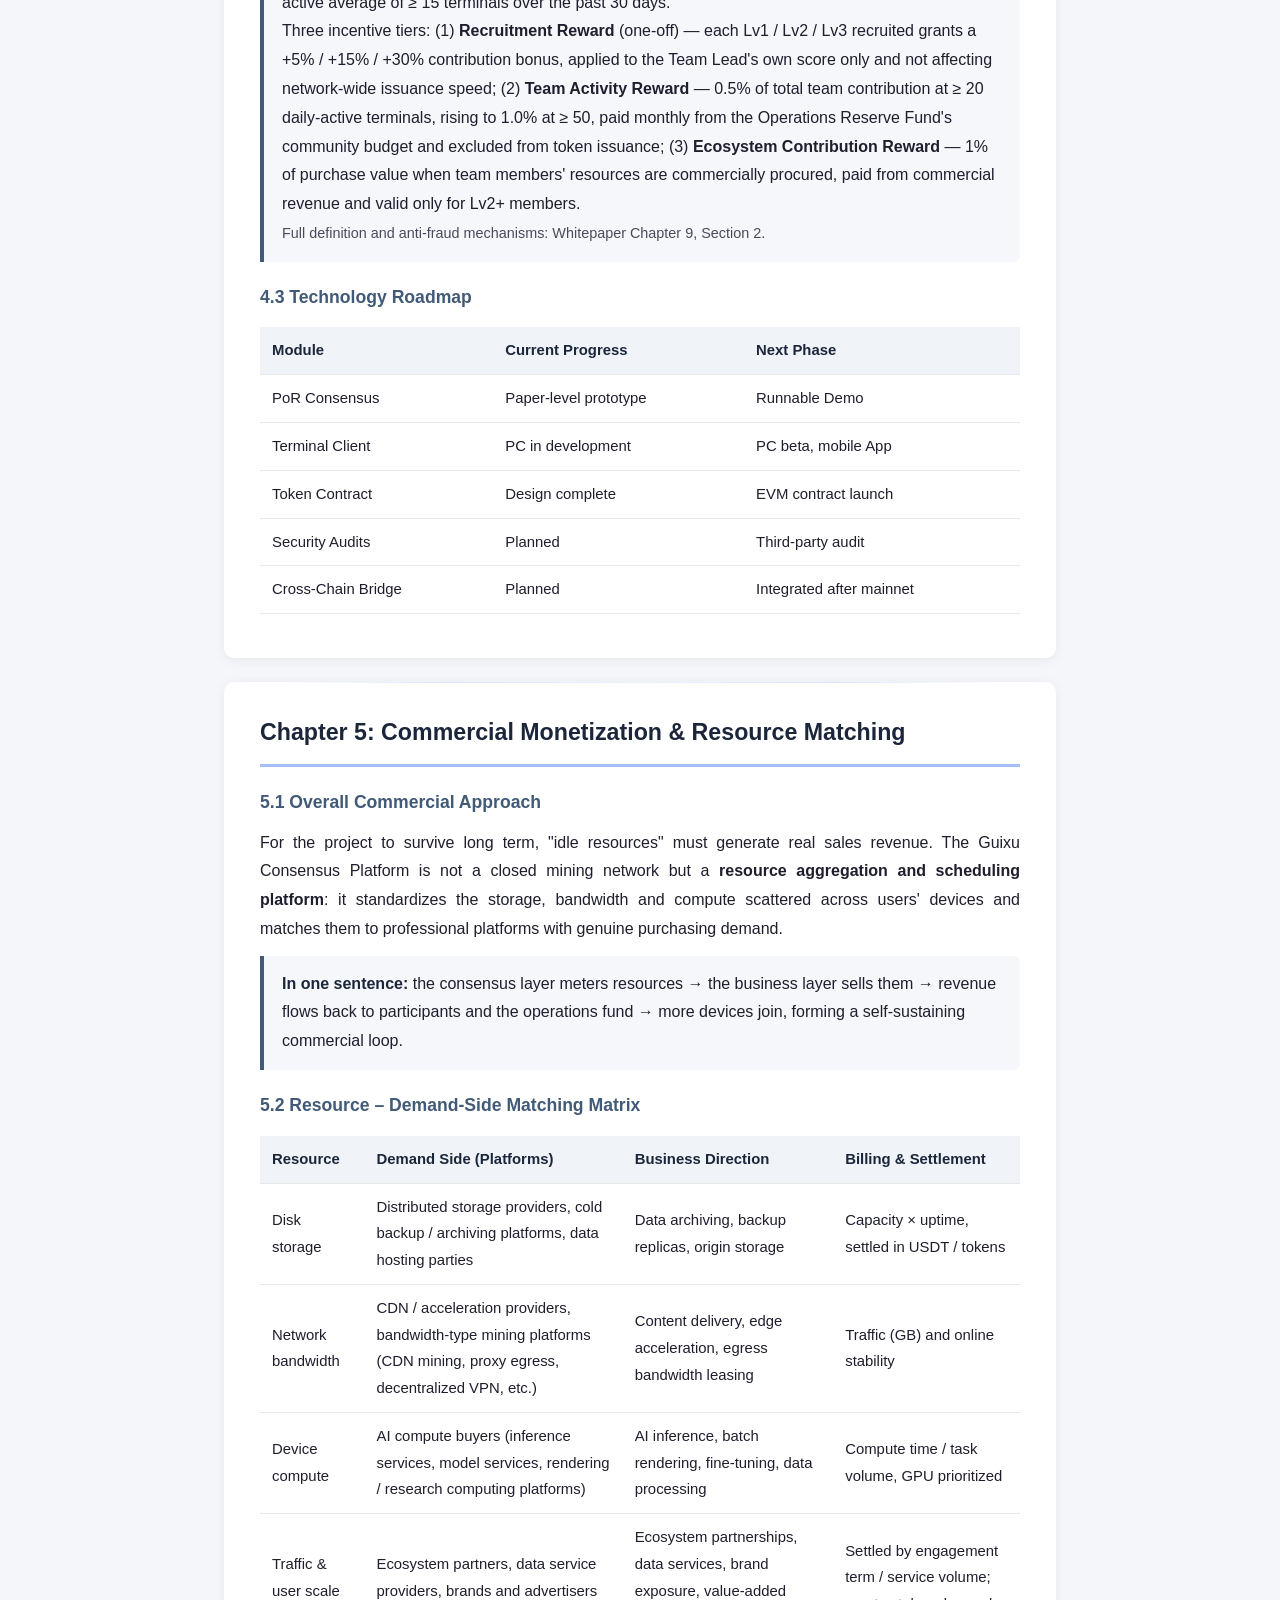
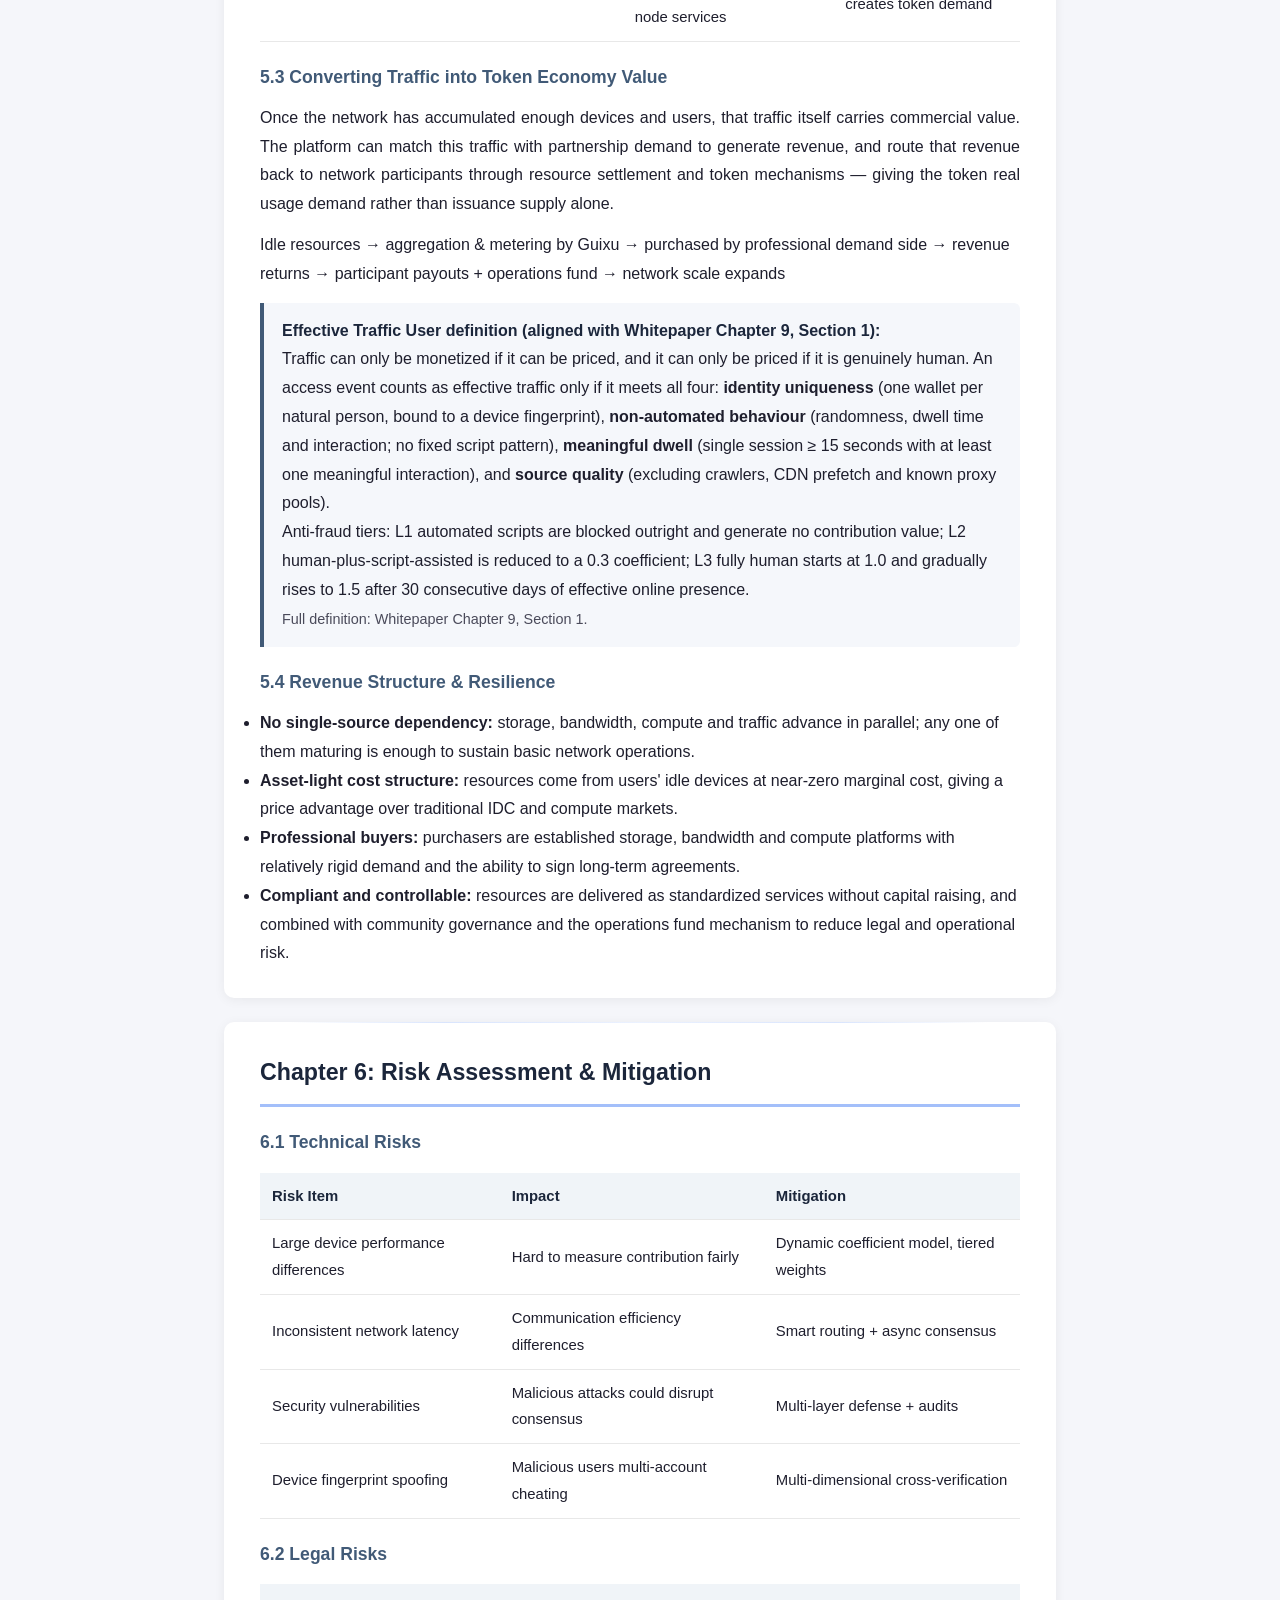
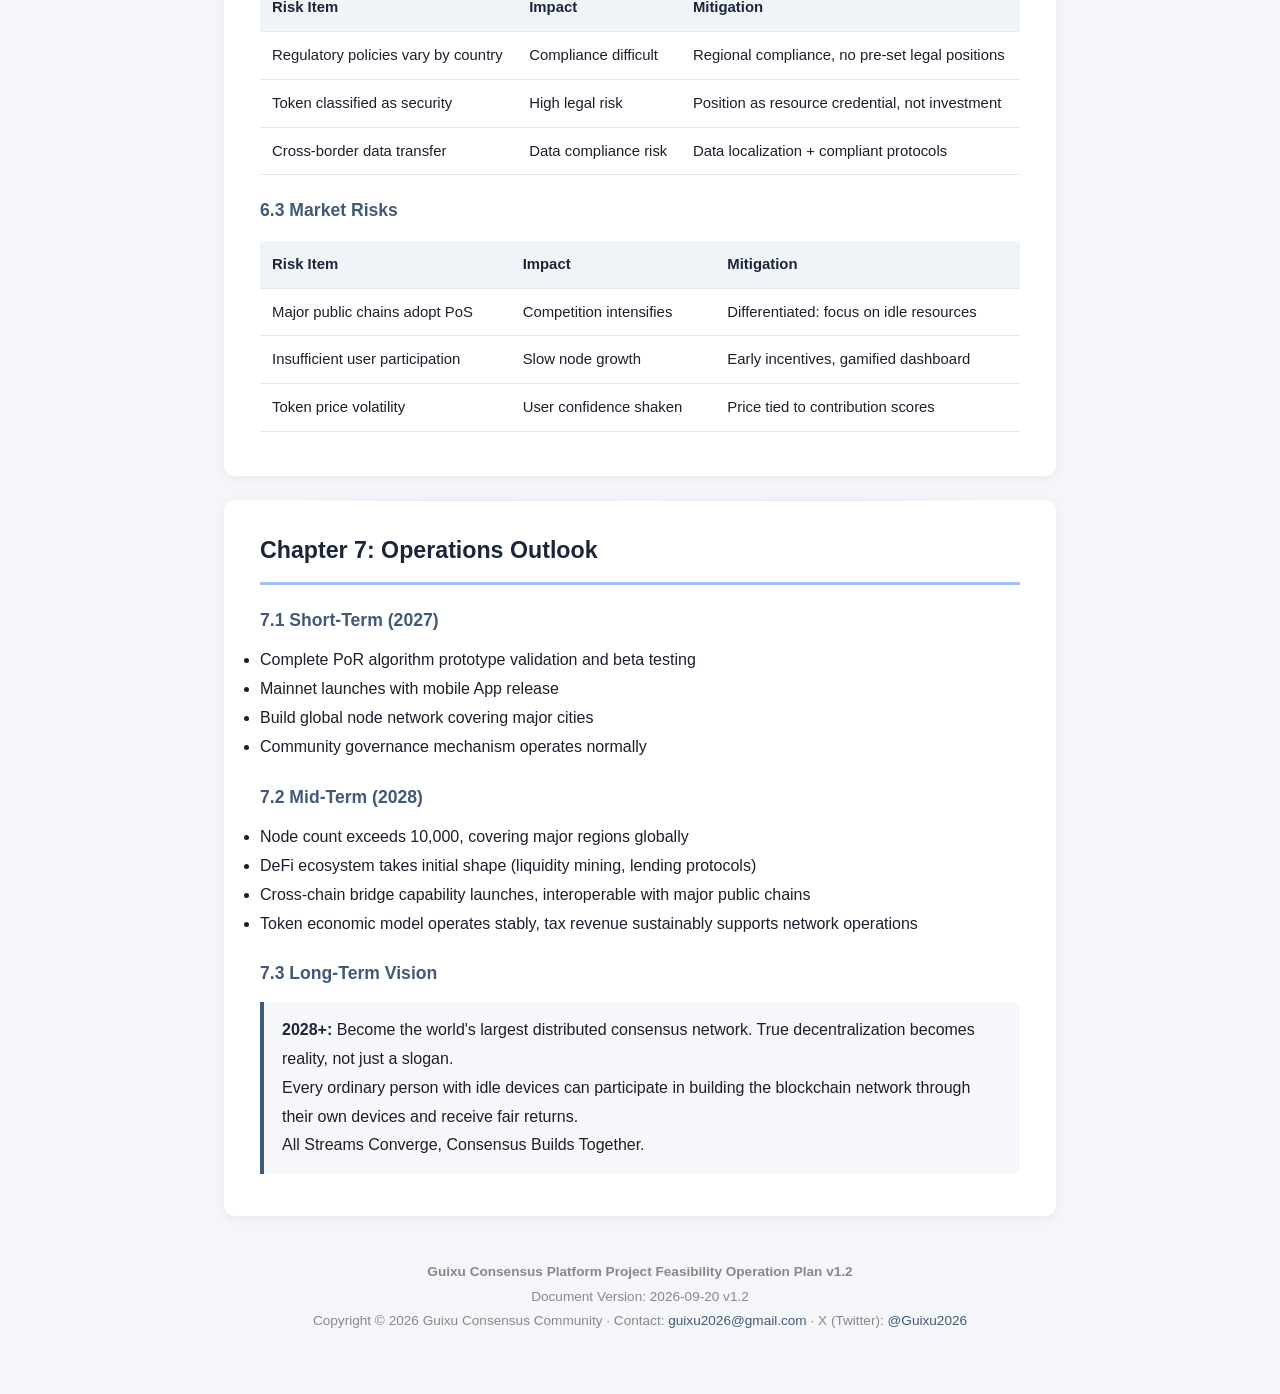
<file: guixu-consensus-platform-feasibility-plan-en.html>
<!DOCTYPE html>
<html lang="en">
<head>
<meta charset="UTF-8">
<meta name="viewport" content="width=device-width, initial-scale=1.0">
<link rel="icon" href="/favicon.ico" sizes="48x48">
<link rel="icon" type="image/png" sizes="32x32" href="/favicon-32.png?v=20260925c">
<link rel="icon" type="image/png" sizes="192x192" href="/favicon-192.png?v=20260925c">
<link rel="apple-touch-icon" sizes="180x180" href="/apple-touch-icon.png?v=20260925c">
<title>Guixu Consensus Platform Project Feasibility Operation Plan</title>
<style>
* { margin: 0; padding: 0; box-sizing: border-box; }
body { font-family: 'Segoe UI', 'Microsoft YaHei', sans-serif; background: #f5f6fa; color: #1e1e2d; line-height: 1.8; }
.hero { background: linear-gradient(135deg, #0d1b2a, #1b263b, #415a77); color: #e0e1dd; padding: 50px 20px; text-align: center; }
.hero h1 { font-size: 2.2em; letter-spacing: 2px; margin-bottom: 10px; }
.hero .sub { font-size: 0.95em; opacity: 0.7; }
.hero .tagline { font-size: 1.05em; margin-top: 8px; color: #a3bffa; }
.container { max-width: 880px; margin: 0 auto; padding: 16px 24px 40px; }
.section { background: #fff; margin: 24px 0; padding: 30px 36px; border-radius: 10px; box-shadow: 0 2px 12px rgba(0,0,0,0.06); }
.section h2 { color: #1b263b; font-size: 1.45em; border-bottom: 3px solid #a3bffa; padding-bottom: 10px; margin-bottom: 16px; }
.section h3 { color: #415a77; font-size: 1.1em; margin-top: 20px; margin-bottom: 10px; }
.section p { margin-bottom: 12px; text-align: justify; }
table { width: 100%; border-collapse: collapse; margin: 14px 0; font-size: 0.93em; }
th, td { padding: 10px 12px; text-align: left; border-bottom: 1px solid #e8e8e8; }
th { background: #f0f4f8; color: #1b263b; font-weight: 600; }
tr:hover td { background: #f9f9fc; }
.card { background: #f5f7fb; border-left: 4px solid #415a77; padding: 14px 18px; margin: 12px 0; border-radius: 0 6px 6px 0; }
.card strong { color: #1b263b; }
.chart { background: #eef1f6; border: 1px solid #d0d7de; padding: 18px; margin: 14px 0; border-radius: 8px; }
.chart .row { display: flex; align-items: center; margin: 5px 0; }
.chart .label { width: 130px; text-align: right; font-size: 0.88em; color: #4a4a5a; }
.chart .bar-wrap { flex: 1; height: 22px; background: #dde0e6; border-radius: 4px; overflow: hidden; }
.chart .bar-fill { height: 100%; background: linear-gradient(90deg, #3a5a8c, #a3bffa); border-radius: 4px; display: flex; align-items: center; padding: 0 8px; color: #fff; font-size: 0.82em; font-weight: 600; min-width: fit-content; }
.chart .val { width: 65px; font-size: 0.88em; font-weight: 600; color: #3a5a8c; }
.flow { background: linear-gradient(135deg, #1b263b, #415a77); color: #e0e1dd; padding: 20px 24px; margin: 16px 0; border-radius: 10px; text-align: center; font-size: 1em; }
.flow .ar { color: #a3bffa; font-size: 1.4em; margin: 0 6px; }

  /* 品牌词返回首页 */
  .home-link { color: inherit; text-decoration: none; border-bottom: 2px solid transparent;
               transition: color .2s, border-color .2s; cursor: pointer; }
  .home-link:hover { color: #a3bffa; border-bottom-color: rgba(163,191,250,.5); }
  .back-home { margin-top: 14px; font-size: .9em; }
  .back-home a { color: #a3bffa; text-decoration: none; border-bottom: 1px dashed rgba(163,191,250,.45); }
  .back-home a:hover { border-bottom-style: solid; color: #c7d7ff; }
  /* ---- 品牌横版 LOGO ---- */
  .gx-logo-wide { display: inline-block; background: #fff; border-radius: 16px; padding: 12px 22px;
    box-shadow: 0 12px 30px rgba(0,0,0,.42); line-height: 0; margin-bottom: 22px; transition: transform .2s; }
  .gx-logo-wide:hover { transform: translateY(-2px); }
  .gx-logo-wide img { display: block; width: 100%; max-width: 320px; height: auto; }
  .footer a { color: #415a77; text-decoration: none; }
  .footer a:hover { color: #a3bffa; text-decoration: underline; }
</style>
  <!-- 统一卡片光影系统 v2（2026-09-29） -->
  <link rel="stylesheet" href="guixu-platform/shared/gx-cards.css?v=20260929c">
</head>
<body>

<div class="hero">
  <a class="gx-logo-wide" href="/" title="归墟共识官网 / Guixu Consensus"><img src="/brand-wide-640.webp?v=20260925f" alt="Guixu Consensus — Proof of Resource Network"></a>
  <h1><a class="home-link" href="/" title="Back to Guixu Consensus Home">Guixu</a> Consensus Platform Project Feasibility Operation Plan</h1>
  <p class="sub">v1.2 · September 2026</p>
  <p class="tagline">All Streams Converge, Consensus Builds Together</p>
  <p class="back-home"><a href="/">← Back to Home</a></p>
</div>

<div class="container">

<!-- Chapter 1 -->
<div class="section">
  <h2>Chapter 1: Project Background &amp; Operations Status</h2>
  <h3>1.1 Project Background</h3>
  <p>In 2026, the blockchain industry is facing three major bottlenecks: compute centralization, high barriers to entry, and energy waste. The compute power of existing public chains is monopolized by professional mining farms, PoW mining consumes massive electricity, and PoS requires large token stakes—none of which align with the original intent of decentralization.</p>
  <p>The Guixu Consensus Platform proposes a brand-new approach: <strong>true decentralization does not require users to invest in purchasing mining rigs, but instead allows every person with idle devices to participate in the consensus network.</strong> Idle computers, phones, routers, and NAS—these resources themselves are the consensus power that blockchain most desperately needs.</p>

  <h3>1.2 Project Positioning</h3>
  <div class="card">
    <strong>Project Nature:</strong> Decentralized consensus network platform<br>
    <strong>Core Mechanism:</strong> PoR (Proof of Resource) Resource Proof Consensus<br>
    <strong>Token Type:</strong> gx<br>
    <strong>Operations Mode:</strong> Community Co-Governance, on-chain governance, fully transparent on-chain<br>
    <strong>Funding Model:</strong> 100% decentralized, no reliance on external financing, self-sufficient through the transaction tax
  </div>

  <h3>1.3 Operations Status</h3>
  <p>The project is currently in the foundational concept phase, with whitepaper completed in Chinese and English. PoR algorithm prototype validation and beta testing are planned for Q1-Q2 2027, mainnet launch for Q3, and open phase for Q4.</p>
</div>

<!-- Chapter 2 -->
<div class="section">
  <h2>Chapter 2: Operations Data Overview</h2>
  <h3>2.1 Operations KPI System</h3>

  <div class="chart">
    <strong>Target Operations KPIs (Phase 1: Beta Phase)</strong>
    <div class="row"><span class="label">Target Nodes</span><div class="bar-wrap"><div class="bar-fill" style="width:20%;">100-500</div></div><span class="val">Q2</span></div>
    <div class="row"><span class="label">Daily Transactions</span><div class="bar-wrap"><div class="bar-fill" style="width:25%;">1000-5000</div></div><span class="val">Est.</span></div>
    <div class="row"><span class="label">Daily Storage</span><div class="bar-wrap"><div class="bar-fill" style="width:40%;">50-200 GB</div></div><span class="val">GB/d</span></div>
    <div class="row"><span class="label">Daily Bandwidth</span><div class="bar-wrap"><div class="bar-fill" style="width:35%;">2-10 Mbps</div></div><span class="val">Mbps/d</span></div>
    <div class="row"><span class="label">Daily Issuance</span><div class="bar-wrap"><div class="bar-fill" style="width:15%;">500-2000</div></div><span class="val">tokens/d</span></div>
  </div>

  <h3>2.2 Resource Contribution Statistics</h3>
  <table>
    <thead><tr><th>Resource Type</th><th>Collection</th><th>Weight</th><th>Note</th></tr></thead>
    <tbody>
      <tr><td>Network Bandwidth</td><td>Meter</td><td>1.0x</td><td>Basic resource</td></tr>
      <tr><td>Storage Space</td><td>Disk Monitor</td><td>1.2x</td><td>High-value, PC/NAS</td></tr>
      <tr><td>Compute Power</td><td>CPU/GPU Monitor</td><td>1.5x</td><td>Highest value, heavy-end</td></tr>
      <tr><td>Online Stability</td><td>Heartbeat + Logs</td><td>1.1x</td><td>Continuous online bonus</td></tr>
      <tr><td>Geographic Location</td><td>IP Geolocation</td><td>0.8x</td><td>Multi-region bonus</td></tr>
    </tbody>
  </table>
</div>

<!-- Chapter 3 -->
<div class="card" style="margin-top:14px">
<strong>Effective Contributor Threshold (aligned with Whitepaper Chapter 3):</strong><br>
Resource contribution only carries settlement value for an <b>Effective Resource Contributor</b> — a terminal must meet all four within a 7-day assessment window: hardware floor (PC ≥ 4-core + 8GB + 50GB; phone ≥ 4GB + 20GB), bandwidth (downlink ≥ 50Mbps / uplink ≥ 20Mbps), stability (≥ 90% uptime over 7 days), and score threshold (PC ≥ 200 / phone ≥ 100 / server·NAS ≥ 500). Meeting these makes Lv1; uplink ≥ 100Mbps with 60 consecutive days upgrades to Lv2; uplink ≥ 500Mbps + GPU consensus participation + 180 consecutive days upgrades to Lv3. Terminals below the hardware floor have their contribution capped.<br>
<span style="font-size:.9em;color:#4a4a5a">Full definition and graded incentives: Whitepaper v1.2, Chapter 3, "Effective Contributor Threshold".</span>
</div>
<div class="section">
  <h2>Chapter 3: Community Governance Mechanism</h2>
  <h3>3.1 PoR Consensus Mechanism</h3>
  <p>The Guixu Consensus Platform adopts the <strong>PoR (Proof of Resource)</strong> consensus mechanism: <strong>it replaces capital staking and hashrate competition with resource contribution, establishing an independent path distinct from PoW and PoS; the technical implementation draws on PoS's stake-weighting approach, but the weight derives from resource contribution rather than token staking.</strong></p>
  <div class="flow">Idle Terminals <span class="ar">→</span> Contribute Resources <span class="ar">→</span> Calculate Score <span class="ar">→</span> Rank &amp; Mint</div>
  <ul>
    <li>Terminals prove their contribution value through continuous contribution of idle resources (bandwidth, storage, compute)</li>
    <li>The system real-time calculates each terminal's contribution score ranking</li>
    <li>Terminals with the highest contribution scores gain priority in token minting rights</li>
    <li>All resource contribution records are stored on-chain, immutable</li>
  </ul>

  <h3>3.2 Token Issuance Mechanism</h3>
  <table>
    <thead><tr><th>Dimension</th><th>Rule</th></tr></thead>
    <tbody>
      <tr><td>Total Supply</td><td>Minted on demand, no fixed upper limit</td></tr>
      <tr><td>Issuance Method</td><td>No private sale, no public sale, all automatically minted through terminal resource contribution</td></tr>
      <tr><td>Distribution Ratio</td><td>More contribution equals more allocation; contribution score ranking determines minting rights</td></tr>
      <tr><td>Minting Frequency</td><td>Minted once every 1 hour to prevent high-frequency farming</td></tr>
      <tr><td>Anti-Exploit Strategy</td><td>Device fingerprint, contribution decay curve, behavioral analysis, geolocation validation</td></tr>
    </tbody>
  </table>

  <h3>3.3 Tax Mechanism — Operations Reserve Fund</h3>
  <div class="card">
    <strong>Transaction Tax:</strong> 1% gx per transaction (Transfer)<br>
    <strong>Rate Adjustment:</strong> Tax rates can be adjusted via community governance voting<br>
    <strong>Fund Destination:</strong> Transaction tax revenue automatically flows into the operations reserve pool<br><br>
    <strong>Fund Usage Allocation:</strong> Node rewards (40%), network maintenance &amp; security audits (30%), system upgrades &amp; development (20%), community building &amp; marketing (10%)
  </div>

  <h3>3.4 Community Governance Voting</h3>
  <p>gx holders participate in community governance through on-chain voting. Key voting items include:</p>
  <ul>
    <li>Tax rate adjustments (modification of the 1% transaction tax)</li>
    <li>Contribution coefficient adjustments (changes to weights for each resource type)</li>
    <li>Operations reserve fund usage approval</li>
    <li>Technology upgrades and protocol changes</li>
    <li>Malicious node punishment</li>
  </ul>
</div>

<!-- Chapter 4 -->
<div class="section">
  <h2>Chapter 4: Operations Strategy &amp; Direction</h2>
  <h3>4.1 Phased Operations Plan</h3>
  <table>
    <thead><tr><th>Phase</th><th>Timeline</th><th>Goal</th><th>Key Milestone</th></tr></thead>
    <tbody>
      <tr><td>Beta Phase</td><td>2027 Q1-Q2</td><td>100-500 beta nodes</td><td>PoR algorithm prototype validation, PC beta, token contract launch</td></tr>
      <tr><td>Public Testing</td><td>2027 Q3</td><td>500-2000 public nodes</td><td>Mainnet launch, mobile App release, governance voting launch</td></tr>
      <tr><td>Open Phase</td><td>2027 Q4</td><td>Open public access</td><td>Global node network expansion</td></tr>
      <tr><td>Ecosystem Phase</td><td>2028+</td><td>Build complete ecosystem</td><td>DeFi ecosystem, cross-chain bridge, multi-device access</td></tr>
    </tbody>
  </table>

  <h3>4.2 Market Promotion Strategy</h3>
  <div class="card">
    <strong>Early Incentives:</strong> First 1000 users receive extra contribution coefficient bonus (1.5x)<br>
    <strong>Community Co-Building:</strong> Community co-building program, node ambassador program<br>
    <strong>Academic Collaboration:</strong> Research partnerships with universities on PoR algorithm<br>
    <strong>Tech Community:</strong> GitHub open-source, tech blogs, whitepaper publication<br>
    <strong>Gamification Design:</strong> Contribution dashboard, leaderboard, contribution tier system
  </div>

<div class="card" style="margin-top:14px">
<strong>Market Promoter (Team Lead) definition (aligned with Whitepaper Chapter 9, Section 2):</strong><br>
The model uses "contribution bonus + team activity reward" rather than direct token profit-sharing. A valid Team Lead must simultaneously: have directly invited ≥ 10 Effective Resource Contributors (Lv1+), have ≥ 30% of the team at Lv2, be an Lv1+ contributor personally, and maintain a team daily-active average of ≥ 15 terminals over the past 30 days.<br>
Three incentive tiers: (1) <b>Recruitment Reward</b> (one-off) — each Lv1 / Lv2 / Lv3 recruited grants a +5% / +15% / +30% contribution bonus, applied to the Team Lead's own score only and not affecting network-wide issuance speed; (2) <b>Team Activity Reward</b> — 0.5% of total team contribution at ≥ 20 daily-active terminals, rising to 1.0% at ≥ 50, paid monthly from the Operations Reserve Fund's community budget and excluded from token issuance; (3) <b>Ecosystem Contribution Reward</b> — 1% of purchase value when team members' resources are commercially procured, paid from commercial revenue and valid only for Lv2+ members.<br>
<span style="font-size:.9em;color:#4a4a5a">Full definition and anti-fraud mechanisms: Whitepaper Chapter 9, Section 2.</span>
</div>
  <h3>4.3 Technology Roadmap</h3>
  <table>
    <thead><tr><th>Module</th><th>Current Progress</th><th>Next Phase</th></tr></thead>
    <tbody>
      <tr><td>PoR Consensus</td><td>Paper-level prototype</td><td>Runnable Demo</td></tr>
      <tr><td>Terminal Client</td><td>PC in development</td><td>PC beta, mobile App</td></tr>
      <tr><td>Token Contract</td><td>Design complete</td><td>EVM contract launch</td></tr>
      <tr><td>Security Audits</td><td>Planned</td><td>Third-party audit</td></tr>
      <tr><td>Cross-Chain Bridge</td><td>Planned</td><td>Integrated after mainnet</td></tr>
    </tbody>
  </table>
</div>

<!-- Chapter 5 -->
<div class="section">
  <h2>Chapter 5: Commercial Monetization &amp; Resource Matching</h2>
  <h3>5.1 Overall Commercial Approach</h3>
  <p>For the project to survive long term, "idle resources" must generate real sales revenue. The Guixu Consensus Platform is not a closed mining network but a <strong>resource aggregation and scheduling platform</strong>: it standardizes the storage, bandwidth and compute scattered across users' devices and matches them to professional platforms with genuine purchasing demand.</p>
  <div class="card">
    <strong>In one sentence:</strong> the consensus layer meters resources &rarr; the business layer sells them &rarr; revenue flows back to participants and the operations fund &rarr; more devices join, forming a self-sustaining commercial loop.
  </div>

  <h3>5.2 Resource &ndash; Demand-Side Matching Matrix</h3>
  <table>
    <thead><tr><th>Resource</th><th>Demand Side (Platforms)</th><th>Business Direction</th><th>Billing &amp; Settlement</th></tr></thead>
    <tbody>
      <tr><td>Disk storage</td><td>Distributed storage providers, cold backup / archiving platforms, data hosting parties</td><td>Data archiving, backup replicas, origin storage</td><td>Capacity &times; uptime, settled in USDT / tokens</td></tr>
      <tr><td>Network bandwidth</td><td>CDN / acceleration providers, bandwidth-type mining platforms (CDN mining, proxy egress, decentralized VPN, etc.)</td><td>Content delivery, edge acceleration, egress bandwidth leasing</td><td>Traffic (GB) and online stability</td></tr>
      <tr><td>Device compute</td><td>AI compute buyers (inference services, model services, rendering / research computing platforms)</td><td>AI inference, batch rendering, fine-tuning, data processing</td><td>Compute time / task volume, GPU prioritized</td></tr>
      <tr><td>Traffic &amp; user scale</td><td>Ecosystem partners, data service providers, brands and advertisers</td><td>Ecosystem partnerships, data services, brand exposure, value-added node services</td><td>Settled by engagement term / service volume; creates token demand</td></tr>
    </tbody>
  </table>

  <h3>5.3 Converting Traffic into Token Economy Value</h3>
  <p>Once the network has accumulated enough devices and users, that traffic itself carries commercial value. The platform can match this traffic with partnership demand to generate revenue, and route that revenue back to network participants through resource settlement and token mechanisms — giving the token real usage demand rather than issuance supply alone.</p>
  <div class="flow-box">
    Idle resources <span class="arrow">→</span> aggregation &amp; metering by Guixu <span class="arrow">→</span> purchased by professional demand side <span class="arrow">→</span> revenue returns <span class="arrow">→</span> participant payouts + operations fund <span class="arrow">→</span> network scale expands
  </div>

<div class="card" style="margin-top:14px">
<strong>Effective Traffic User definition (aligned with Whitepaper Chapter 9, Section 1):</strong><br>
Traffic can only be monetized if it can be priced, and it can only be priced if it is genuinely human. An access event counts as effective traffic only if it meets all four: <b>identity uniqueness</b> (one wallet per natural person, bound to a device fingerprint), <b>non-automated behaviour</b> (randomness, dwell time and interaction; no fixed script pattern), <b>meaningful dwell</b> (single session ≥ 15 seconds with at least one meaningful interaction), and <b>source quality</b> (excluding crawlers, CDN prefetch and known proxy pools).<br>
Anti-fraud tiers: L1 automated scripts are blocked outright and generate no contribution value; L2 human-plus-script-assisted is reduced to a 0.3 coefficient; L3 fully human starts at 1.0 and gradually rises to 1.5 after 30 consecutive days of effective online presence.<br>
<span style="font-size:.9em;color:#4a4a5a">Full definition: Whitepaper Chapter 9, Section 1.</span>
</div>
  <h3>5.4 Revenue Structure &amp; Resilience</h3>
  <ul>
    <li><strong>No single-source dependency:</strong> storage, bandwidth, compute and traffic advance in parallel; any one of them maturing is enough to sustain basic network operations.</li>
    <li><strong>Asset-light cost structure:</strong> resources come from users' idle devices at near-zero marginal cost, giving a price advantage over traditional IDC and compute markets.</li>
    <li><strong>Professional buyers:</strong> purchasers are established storage, bandwidth and compute platforms with relatively rigid demand and the ability to sign long-term agreements.</li>
    <li><strong>Compliant and controllable:</strong> resources are delivered as standardized services without capital raising, and combined with community governance and the operations fund mechanism to reduce legal and operational risk.</li>
  </ul>
</div>

<!-- Chapter 6 -->
<div class="section">
  <h2>Chapter 6: Risk Assessment &amp; Mitigation</h2>
  <h3>6.1 Technical Risks</h3>
  <table>
    <thead><tr><th>Risk Item</th><th>Impact</th><th>Mitigation</th></tr></thead>
    <tbody>
      <tr><td>Large device performance differences</td><td>Hard to measure contribution fairly</td><td>Dynamic coefficient model, tiered weights</td></tr>
      <tr><td>Inconsistent network latency</td><td>Communication efficiency differences</td><td>Smart routing + async consensus</td></tr>
      <tr><td>Security vulnerabilities</td><td>Malicious attacks could disrupt consensus</td><td>Multi-layer defense + audits</td></tr>
      <tr><td>Device fingerprint spoofing</td><td>Malicious users multi-account cheating</td><td>Multi-dimensional cross-verification</td></tr>
    </tbody>
  </table>

  <h3>6.2 Legal Risks</h3>
  <table>
    <thead><tr><th>Risk Item</th><th>Impact</th><th>Mitigation</th></tr></thead>
    <tbody>
      <tr><td>Regulatory policies vary by country</td><td>Compliance difficult</td><td>Regional compliance, no pre-set legal positions</td></tr>
      <tr><td>Token classified as security</td><td>High legal risk</td><td>Position as resource credential, not investment</td></tr>
      <tr><td>Cross-border data transfer</td><td>Data compliance risk</td><td>Data localization + compliant protocols</td></tr>
    </tbody>
  </table>

  <h3>6.3 Market Risks</h3>
  <table>
    <thead><tr><th>Risk Item</th><th>Impact</th><th>Mitigation</th></tr></thead>
    <tbody>
      <tr><td>Major public chains adopt PoS</td><td>Competition intensifies</td><td>Differentiated: focus on idle resources</td></tr>
      <tr><td>Insufficient user participation</td><td>Slow node growth</td><td>Early incentives, gamified dashboard</td></tr>
      <tr><td>Token price volatility</td><td>User confidence shaken</td><td>Price tied to contribution scores</td></tr>
    </tbody>
  </table>
</div>

<!-- Chapter 7 -->
<div class="section">
  <h2>Chapter 7: Operations Outlook</h2>
  <h3>7.1 Short-Term (2027)</h3>
  <ul>
    <li>Complete PoR algorithm prototype validation and beta testing</li>
    <li>Mainnet launches with mobile App release</li>
    <li>Build global node network covering major cities</li>
    <li>Community governance mechanism operates normally</li>
  </ul>

  <h3>7.2 Mid-Term (2028)</h3>
  <ul>
    <li>Node count exceeds 10,000, covering major regions globally</li>
    <li>DeFi ecosystem takes initial shape (liquidity mining, lending protocols)</li>
    <li>Cross-chain bridge capability launches, interoperable with major public chains</li>
    <li>Token economic model operates stably, tax revenue sustainably supports network operations</li>
  </ul>

  <h3>7.3 Long-Term Vision</h3>
  <div class="card">
    <strong>2028+:</strong> Become the world's largest distributed consensus network. True decentralization becomes reality, not just a slogan.<br>
    Every ordinary person with idle devices can participate in building the blockchain network through their own devices and receive fair returns.<br>
    All Streams Converge, Consensus Builds Together.
  </div>
</div>

<!-- Footer -->
<div class="footer" style="text-align:center;padding:20px;color:#888;font-size:0.85em;">
  <p><strong>Guixu Consensus Platform Project Feasibility Operation Plan v1.2</strong></p>
  <p>Document Version: 2026-09-20 v1.2</p>
  <p>Copyright © 2026 Guixu Consensus Community · Contact: <a href="mailto:guixu2026@gmail.com">guixu2026@gmail.com</a> · X (Twitter): <a href="https://x.com/Guixu2026" target="_blank" rel="noopener noreferrer">@Guixu2026</a></p>
</div>

</div>

</body>
</html>
</file>
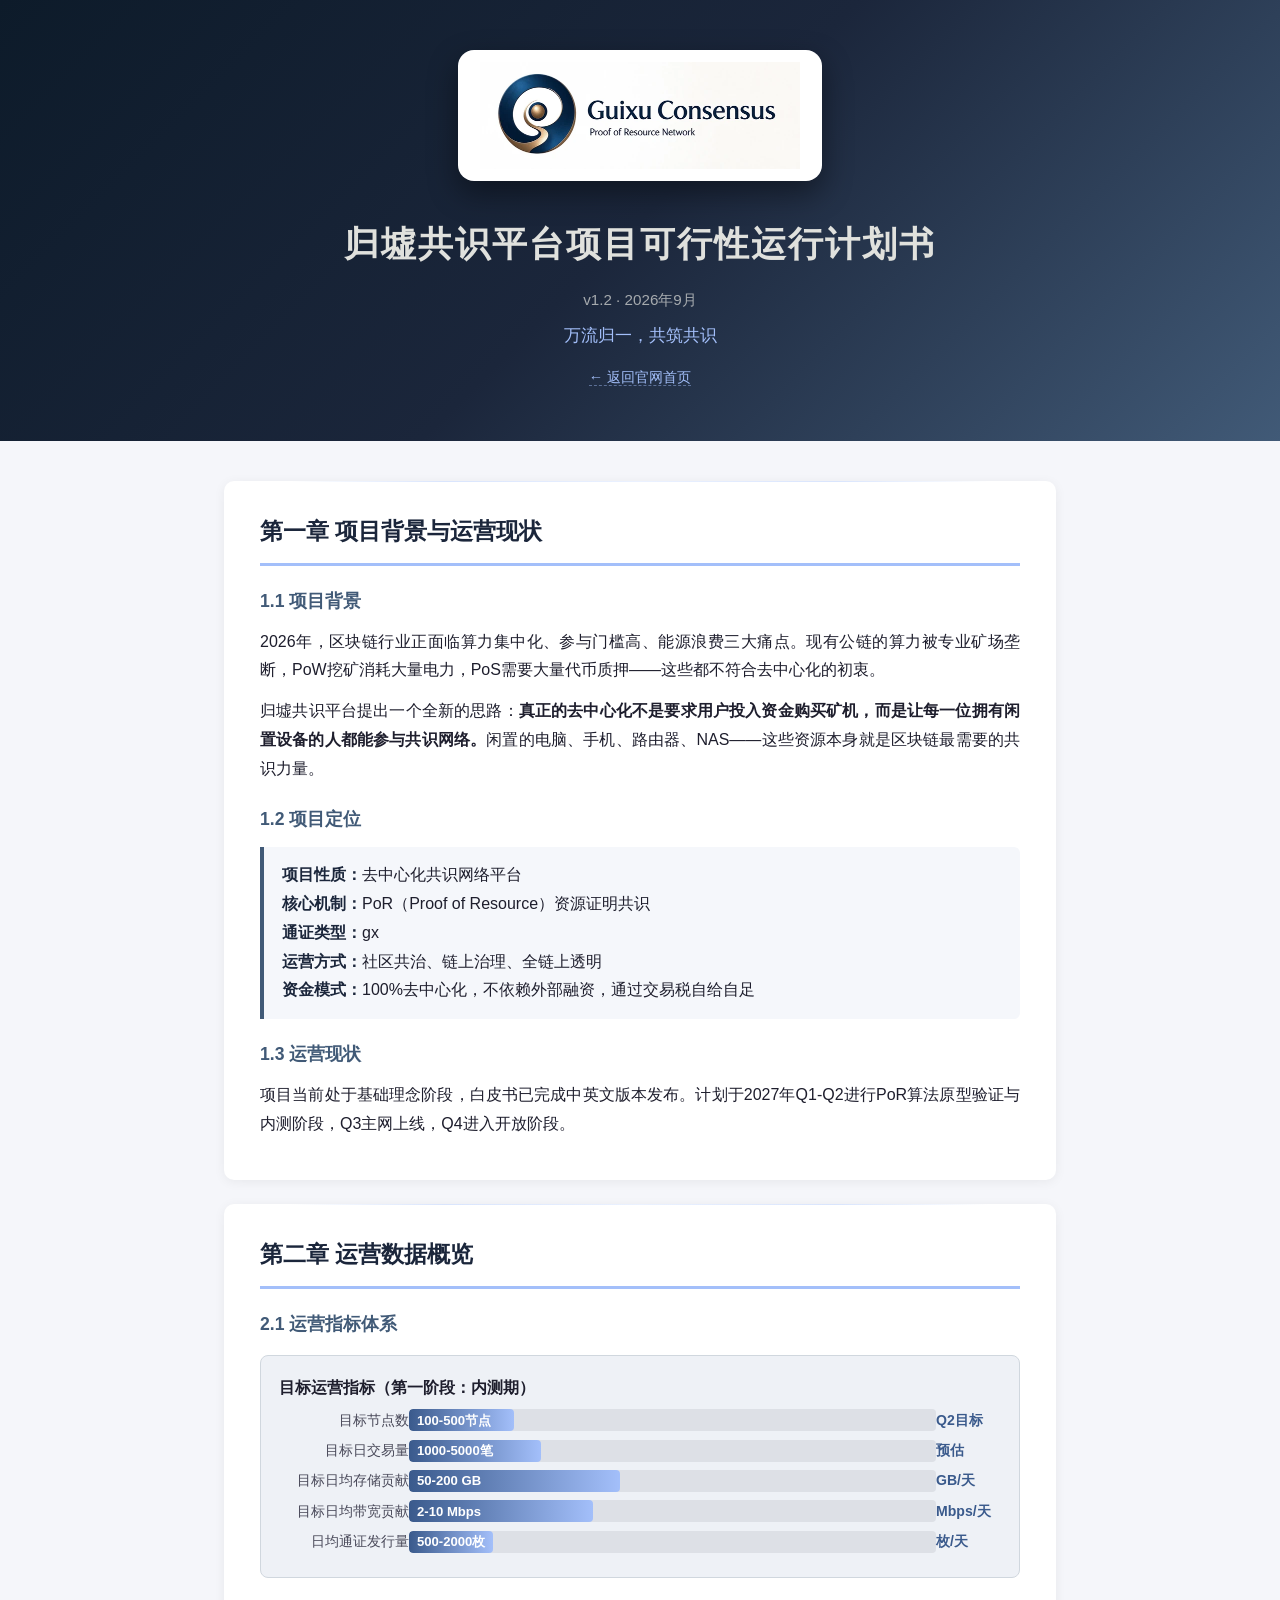
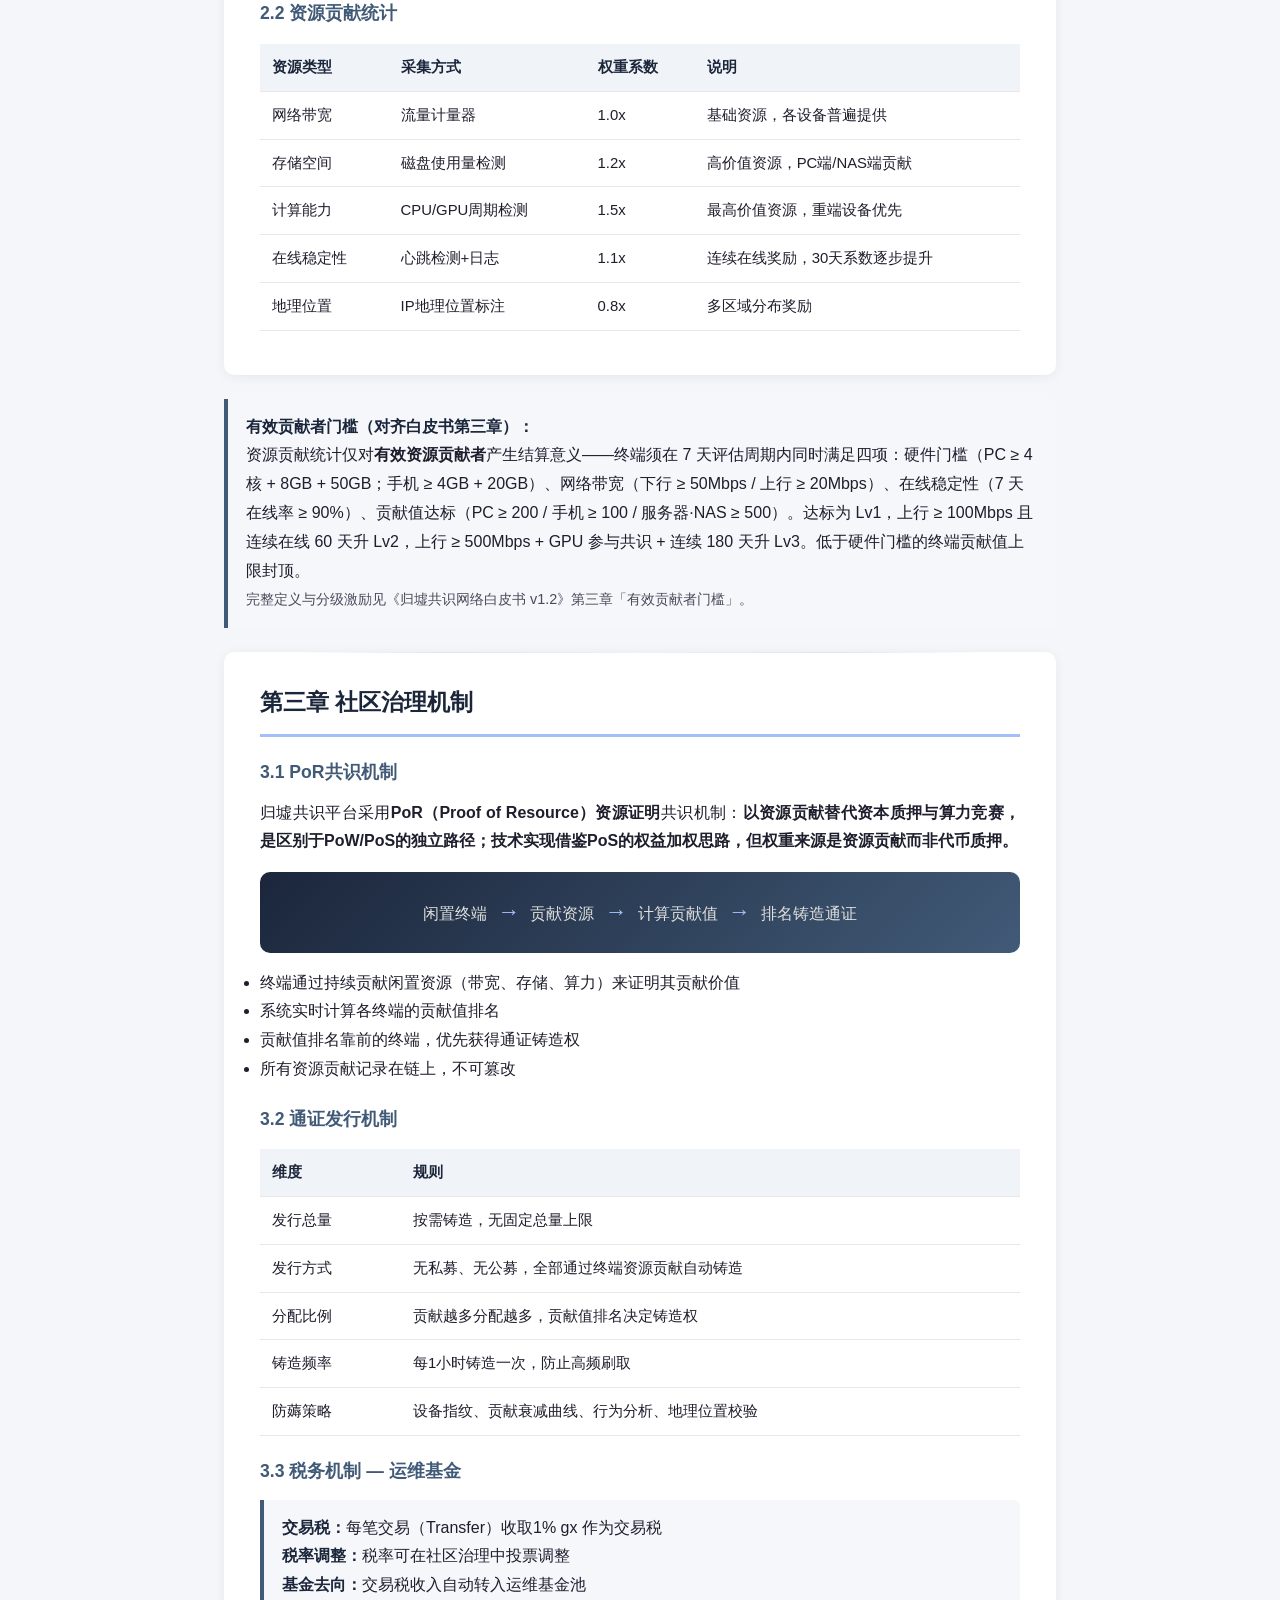
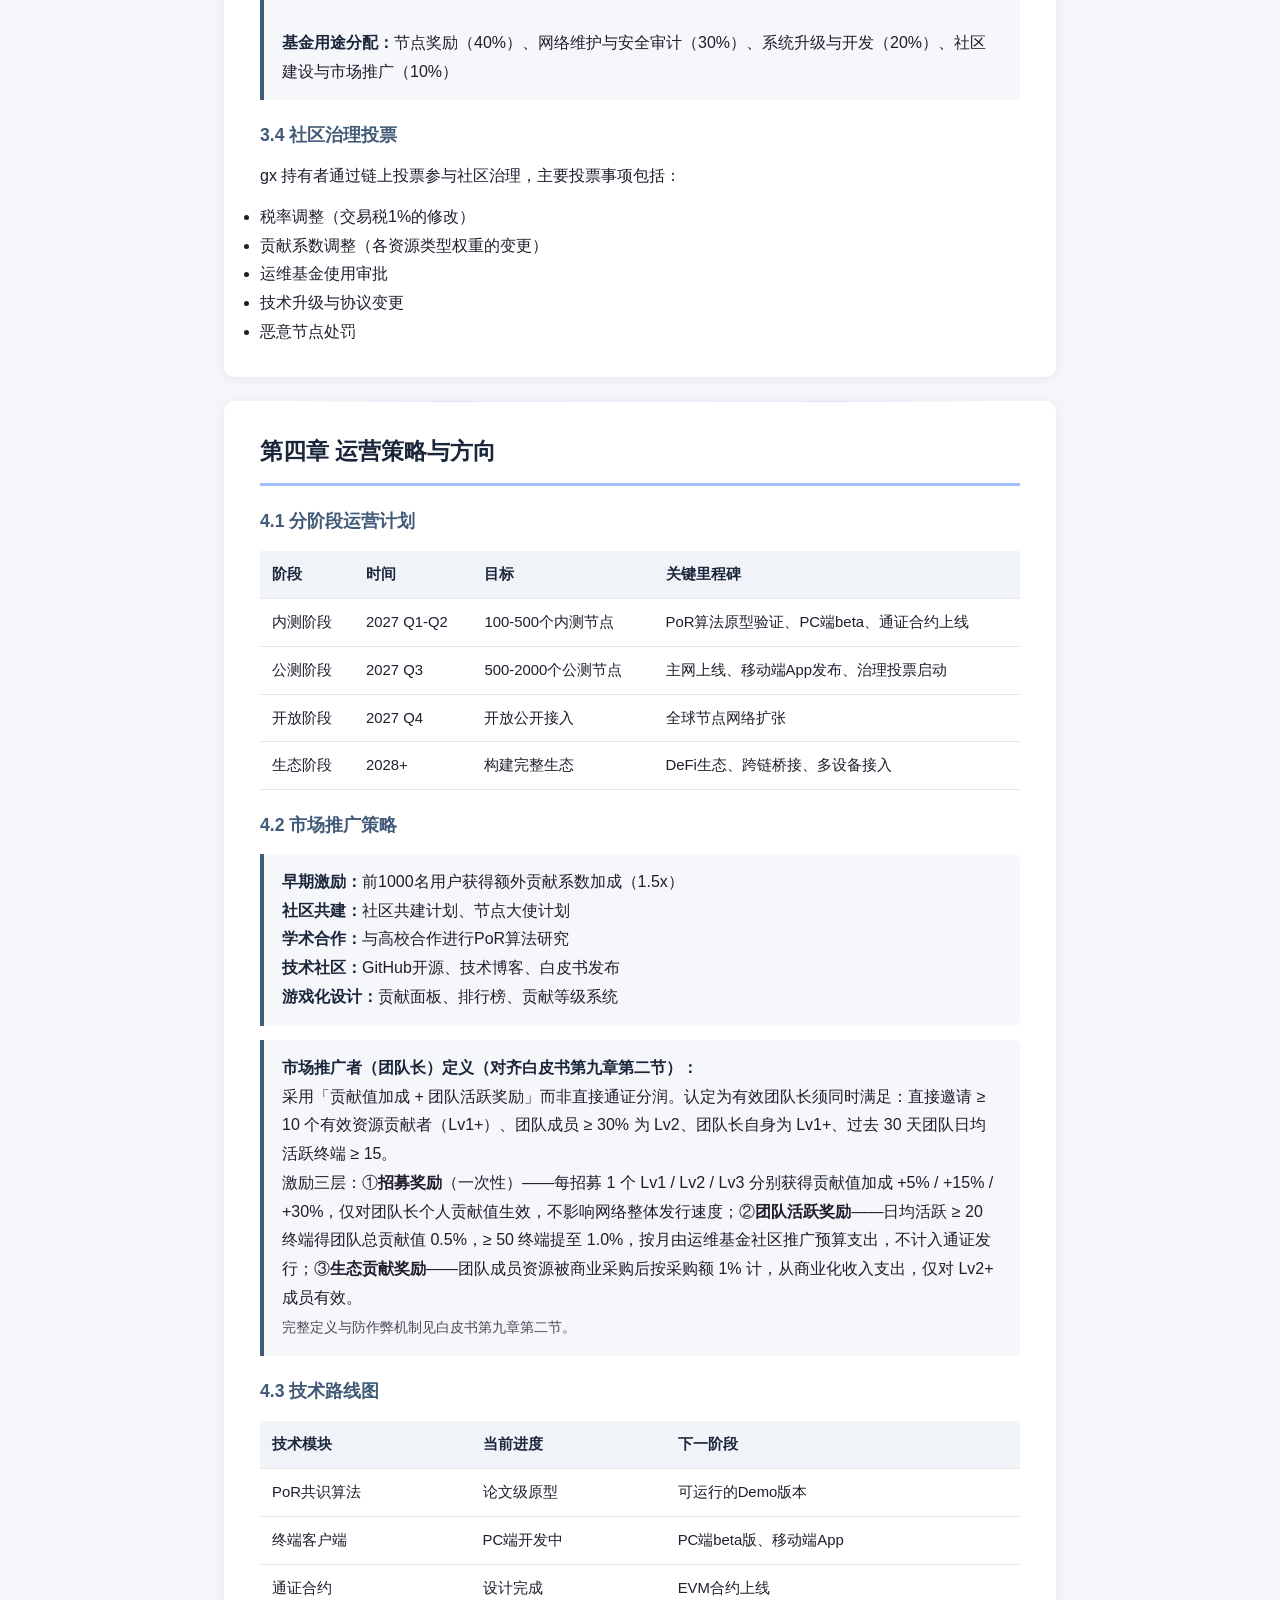
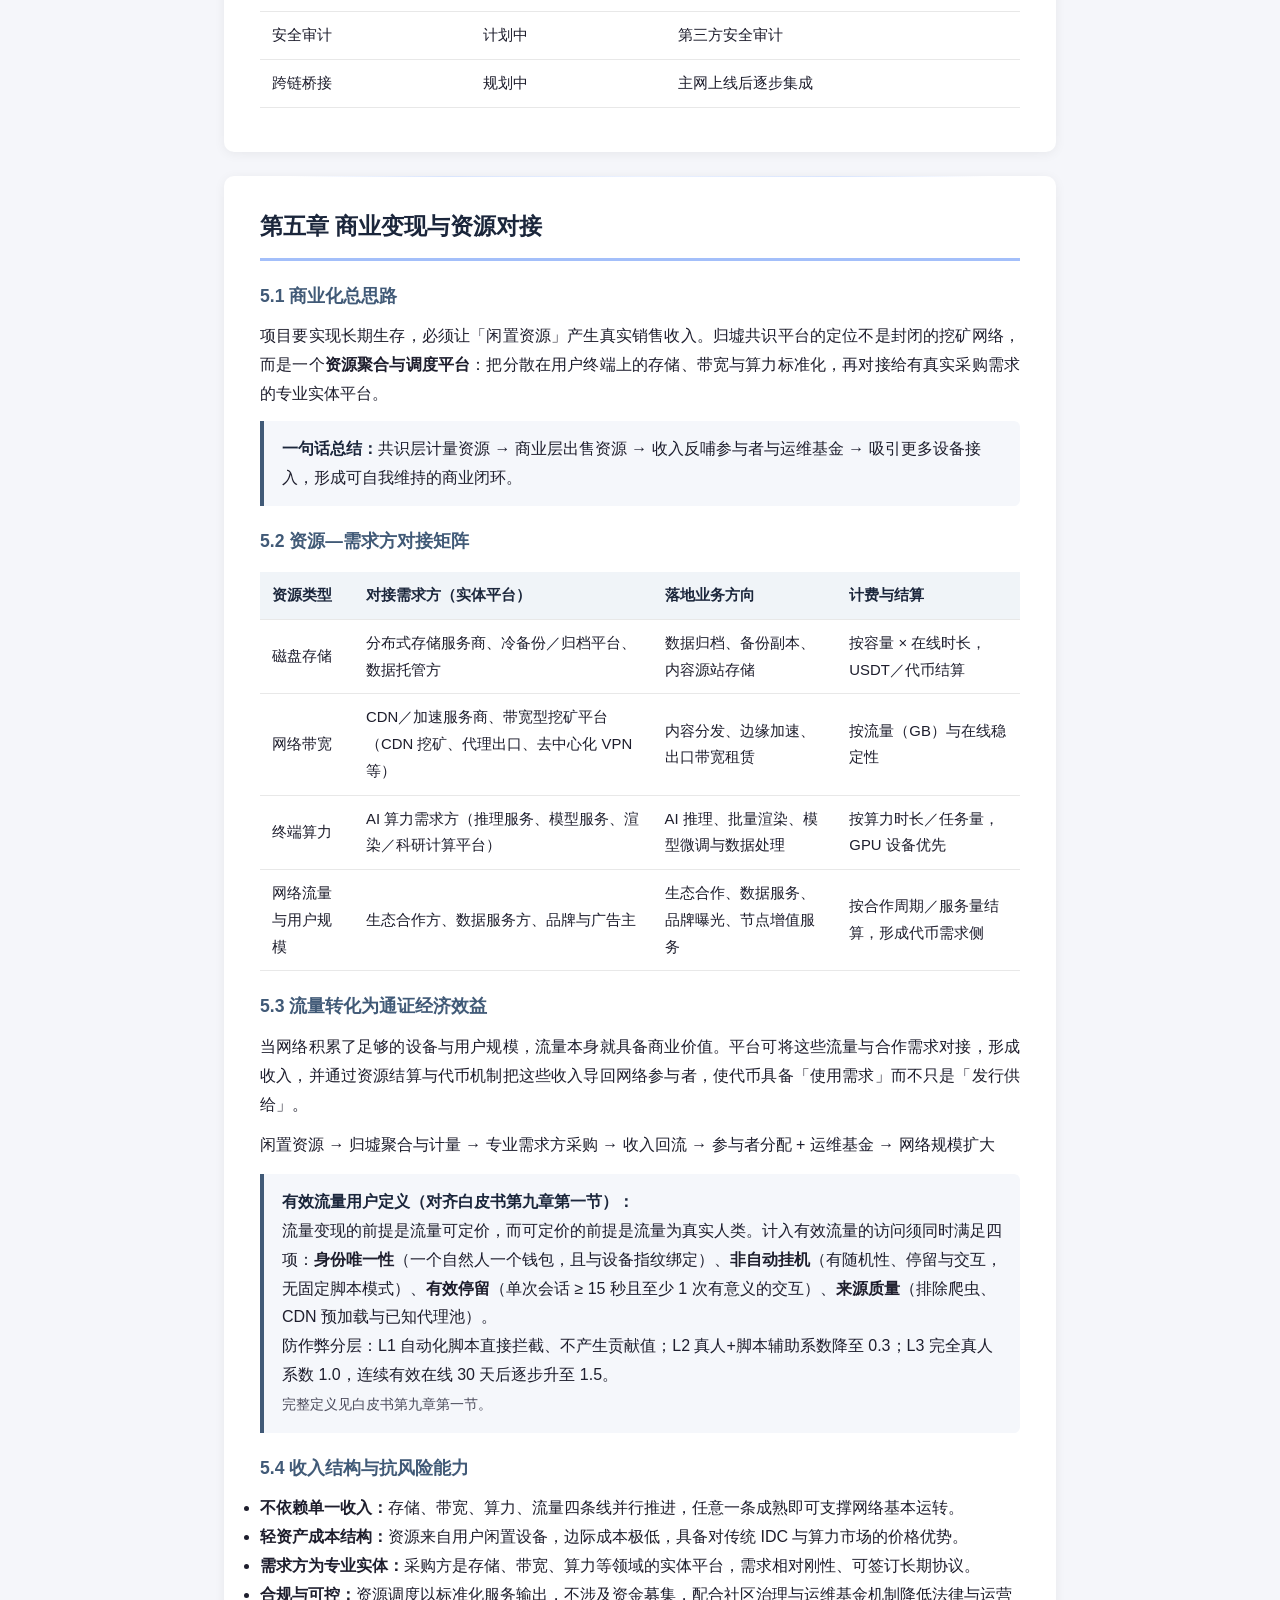
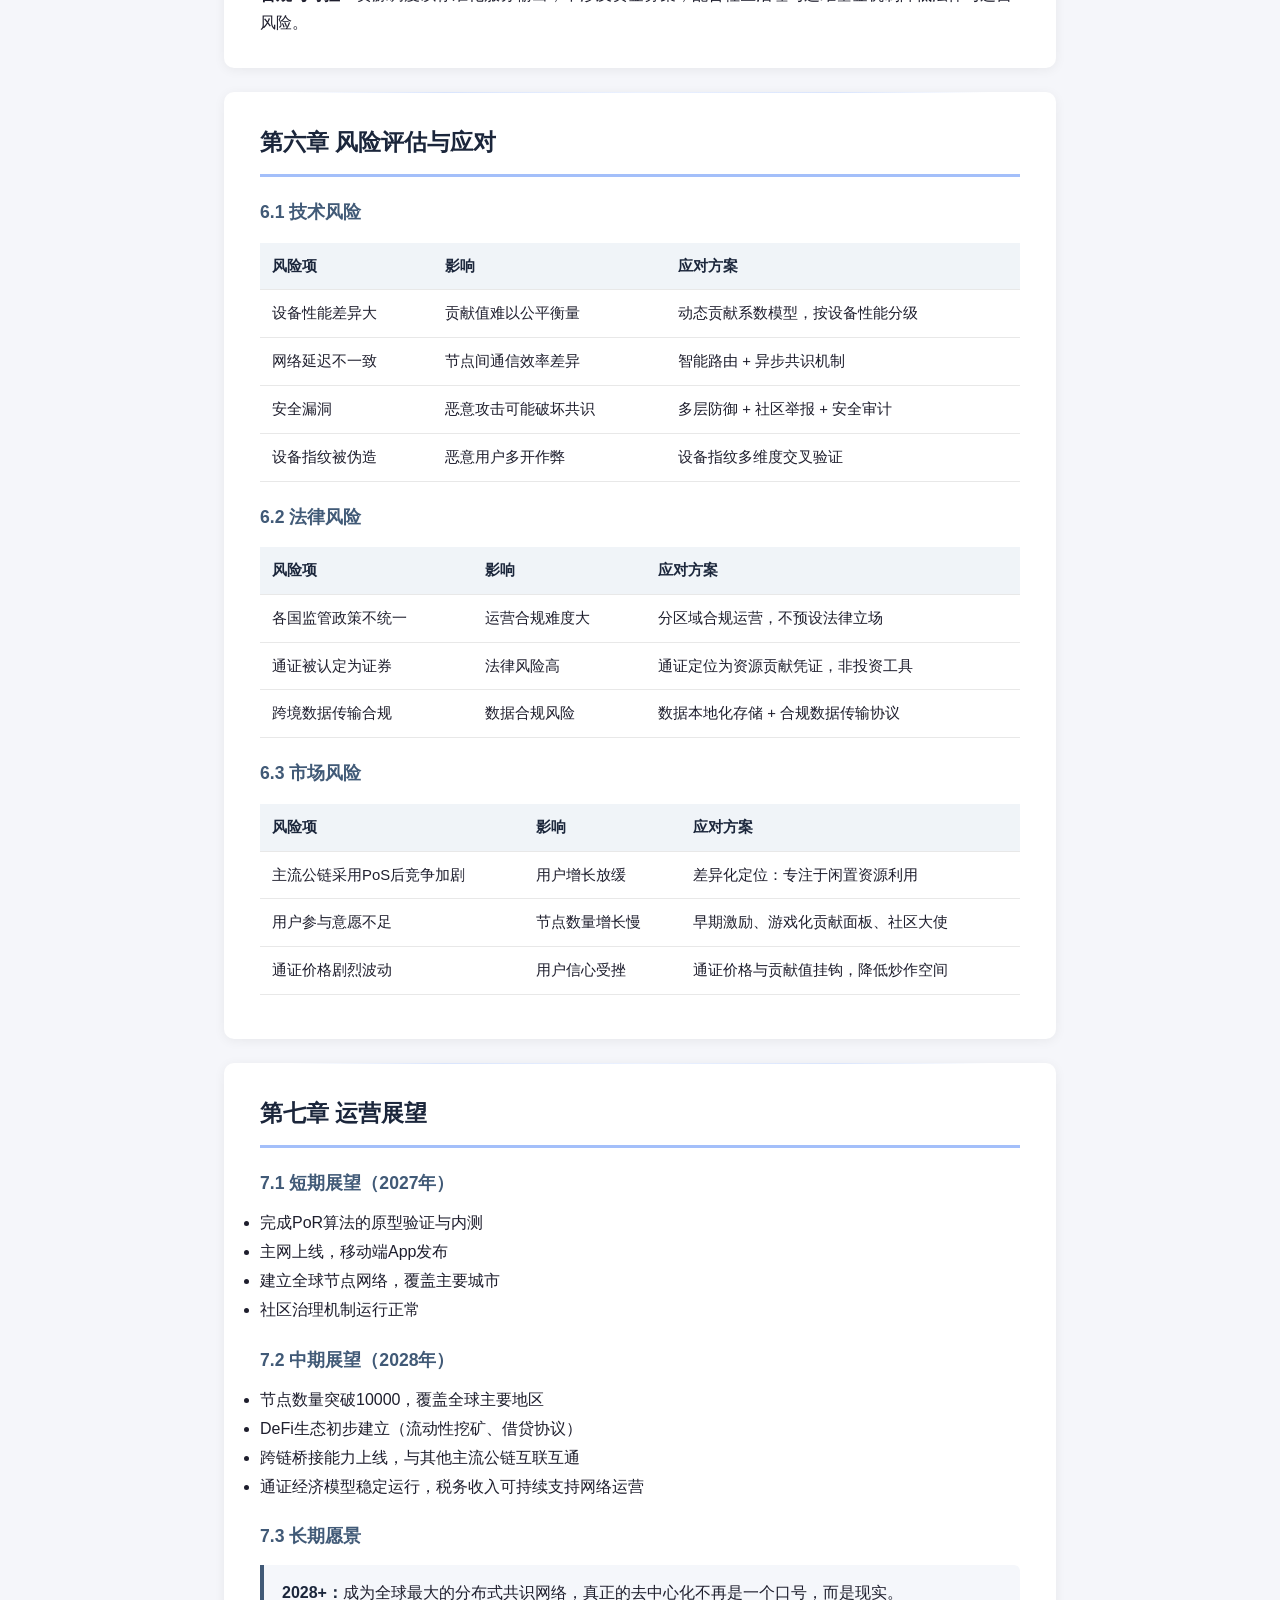
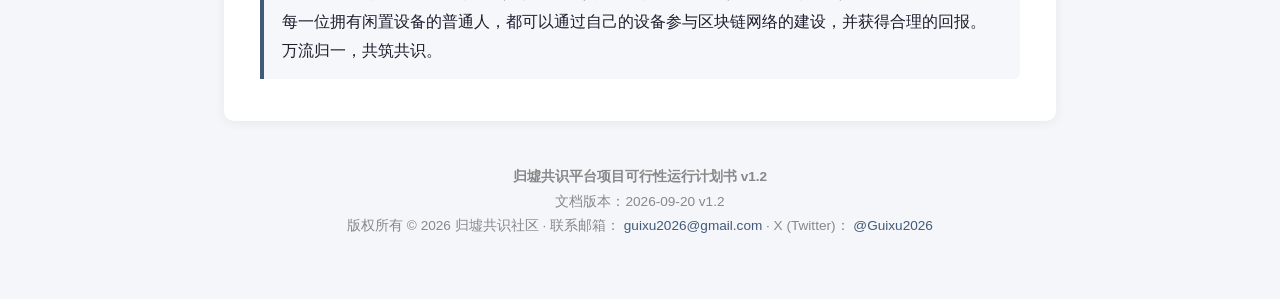
<file: guixu-consensus-platform-feasibility-plan-zh.html>
<!DOCTYPE html>
<html lang="zh-CN">
<head>
<meta charset="UTF-8">
<meta name="viewport" content="width=device-width, initial-scale=1.0">
<link rel="icon" href="/favicon.ico" sizes="48x48">
<link rel="icon" type="image/png" sizes="32x32" href="/favicon-32.png?v=20260925c">
<link rel="icon" type="image/png" sizes="192x192" href="/favicon-192.png?v=20260925c">
<link rel="apple-touch-icon" sizes="180x180" href="/apple-touch-icon.png?v=20260925c">
<title>归墟共识平台项目可行性运行计划书</title>
<style>
* { margin: 0; padding: 0; box-sizing: border-box; }
body { font-family: 'Microsoft YaHei', sans-serif; background: #f5f6fa; color: #1e1e2d; line-height: 1.8; }
.hero { background: linear-gradient(135deg, #0d1b2a, #1b263b, #415a77); color: #e0e1dd; padding: 50px 20px; text-align: center; }
.hero h1 { font-size: 2.2em; letter-spacing: 2px; margin-bottom: 10px; }
.hero .sub { font-size: 0.95em; opacity: 0.7; }
.hero .tagline { font-size: 1.05em; margin-top: 8px; color: #a3bffa; }
.container { max-width: 880px; margin: 0 auto; padding: 16px 24px 40px; }
.section { background: #fff; margin: 24px 0; padding: 30px 36px; border-radius: 10px; box-shadow: 0 2px 12px rgba(0,0,0,0.06); }
.section h2 { color: #1b263b; font-size: 1.45em; border-bottom: 3px solid #a3bffa; padding-bottom: 10px; margin-bottom: 16px; }
.section h3 { color: #415a77; font-size: 1.1em; margin-top: 20px; margin-bottom: 10px; }
.section p { margin-bottom: 12px; text-align: justify; }
table { width: 100%; border-collapse: collapse; margin: 14px 0; font-size: 0.93em; }
th, td { padding: 10px 12px; text-align: left; border-bottom: 1px solid #e8e8e8; }
th { background: #f0f4f8; color: #1b263b; font-weight: 600; }
tr:hover td { background: #f9f9fc; }
.card { background: #f5f7fb; border-left: 4px solid #415a77; padding: 14px 18px; margin: 12px 0; border-radius: 0 6px 6px 0; }
.card strong { color: #1b263b; }
.chart { background: #eef1f6; border: 1px solid #d0d7de; padding: 18px; margin: 14px 0; border-radius: 8px; }
.chart .row { display: flex; align-items: center; margin: 5px 0; }
.chart .label { width: 130px; text-align: right; font-size: 0.88em; color: #4a4a5a; }
.chart .bar-wrap { flex: 1; height: 22px; background: #dde0e6; border-radius: 4px; overflow: hidden; }
.chart .bar-fill { height: 100%; background: linear-gradient(90deg, #3a5a8c, #a3bffa); border-radius: 4px; display: flex; align-items: center; padding: 0 8px; color: #fff; font-size: 0.82em; font-weight: 600; min-width: fit-content; }
.chart .val { width: 65px; font-size: 0.88em; font-weight: 600; color: #3a5a8c; }
.flow { background: linear-gradient(135deg, #1b263b, #415a77); color: #e0e1dd; padding: 20px 24px; margin: 16px 0; border-radius: 10px; text-align: center; font-size: 1em; }
.flow .ar { color: #a3bffa; font-size: 1.4em; margin: 0 6px; }

  /* 品牌词返回首页 */
  .home-link { color: inherit; text-decoration: none; border-bottom: 2px solid transparent;
               transition: color .2s, border-color .2s; cursor: pointer; }
  .home-link:hover { color: #a3bffa; border-bottom-color: rgba(163,191,250,.5); }
  .back-home { margin-top: 14px; font-size: .9em; }
  .back-home a { color: #a3bffa; text-decoration: none; border-bottom: 1px dashed rgba(163,191,250,.45); }
  .back-home a:hover { border-bottom-style: solid; color: #c7d7ff; }
  /* ---- 品牌横版 LOGO ---- */
  .gx-logo-wide { display: inline-block; background: #fff; border-radius: 16px; padding: 12px 22px;
    box-shadow: 0 12px 30px rgba(0,0,0,.42); line-height: 0; margin-bottom: 22px; transition: transform .2s; }
  .gx-logo-wide:hover { transform: translateY(-2px); }
  .gx-logo-wide img { display: block; width: 100%; max-width: 320px; height: auto; }
  .footer a { color: #415a77; text-decoration: none; }
  .footer a:hover { color: #a3bffa; text-decoration: underline; }
</style>
  <!-- 统一卡片光影系统 v2（2026-09-29） -->
  <link rel="stylesheet" href="guixu-platform/shared/gx-cards.css?v=20260929c">
</head>
<body>

<div class="hero">
  <a class="gx-logo-wide" href="/" title="归墟共识官网 / Guixu Consensus"><img src="/brand-wide-640.webp?v=20260925f" alt="Guixu Consensus — Proof of Resource Network"></a>
  <h1><a class="home-link" href="/" title="返回归墟共识平台首页">归墟</a>共识平台项目可行性运行计划书</h1>
  <p class="sub">v1.2 · 2026年9月</p>
  <p class="tagline">万流归一，共筑共识</p>
  <p class="back-home"><a href="/">← 返回官网首页</a></p>
</div>

<div class="container">

<!-- 第一章 -->
<div class="section">
  <h2>第一章 项目背景与运营现状</h2>
  <h3>1.1 项目背景</h3>
  <p>2026年，区块链行业正面临算力集中化、参与门槛高、能源浪费三大痛点。现有公链的算力被专业矿场垄断，PoW挖矿消耗大量电力，PoS需要大量代币质押——这些都不符合去中心化的初衷。</p>
  <p>归墟共识平台提出一个全新的思路：<strong>真正的去中心化不是要求用户投入资金购买矿机，而是让每一位拥有闲置设备的人都能参与共识网络。</strong>闲置的电脑、手机、路由器、NAS——这些资源本身就是区块链最需要的共识力量。</p>

  <h3>1.2 项目定位</h3>
  <div class="card">
    <strong>项目性质：</strong>去中心化共识网络平台<br>
    <strong>核心机制：</strong>PoR（Proof of Resource）资源证明共识<br>
    <strong>通证类型：</strong>gx<br>
    <strong>运营方式：</strong>社区共治、链上治理、全链上透明<br>
    <strong>资金模式：</strong>100%去中心化，不依赖外部融资，通过交易税自给自足
  </div>

  <h3>1.3 运营现状</h3>
  <p>项目当前处于基础理念阶段，白皮书已完成中英文版本发布。计划于2027年Q1-Q2进行PoR算法原型验证与内测阶段，Q3主网上线，Q4进入开放阶段。</p>
</div>

<!-- 第二章 -->
<div class="section">
  <h2>第二章 运营数据概览</h2>
  <h3>2.1 运营指标体系</h3>

  <div class="chart">
    <strong>目标运营指标（第一阶段：内测期）</strong>
    <div class="row"><span class="label">目标节点数</span><div class="bar-wrap"><div class="bar-fill" style="width:20%;">100-500节点</div></div><span class="val">Q2目标</span></div>
    <div class="row"><span class="label">目标日交易量</span><div class="bar-wrap"><div class="bar-fill" style="width:25%;">1000-5000笔</div></div><span class="val">预估</span></div>
    <div class="row"><span class="label">目标日均存储贡献</span><div class="bar-wrap"><div class="bar-fill" style="width:40%;">50-200 GB</div></div><span class="val">GB/天</span></div>
    <div class="row"><span class="label">目标日均带宽贡献</span><div class="bar-wrap"><div class="bar-fill" style="width:35%;">2-10 Mbps</div></div><span class="val">Mbps/天</span></div>
    <div class="row"><span class="label">日均通证发行量</span><div class="bar-wrap"><div class="bar-fill" style="width:15%;">500-2000枚</div></div><span class="val">枚/天</span></div>
  </div>

  <h3>2.2 资源贡献统计</h3>
  <table>
    <thead><tr><th>资源类型</th><th>采集方式</th><th>权重系数</th><th>说明</th></tr></thead>
    <tbody>
      <tr><td>网络带宽</td><td>流量计量器</td><td>1.0x</td><td>基础资源，各设备普遍提供</td></tr>
      <tr><td>存储空间</td><td>磁盘使用量检测</td><td>1.2x</td><td>高价值资源，PC端/NAS端贡献</td></tr>
      <tr><td>计算能力</td><td>CPU/GPU周期检测</td><td>1.5x</td><td>最高价值资源，重端设备优先</td></tr>
      <tr><td>在线稳定性</td><td>心跳检测+日志</td><td>1.1x</td><td>连续在线奖励，30天系数逐步提升</td></tr>
      <tr><td>地理位置</td><td>IP地理位置标注</td><td>0.8x</td><td>多区域分布奖励</td></tr>
    </tbody>
  </table>
</div>

<!-- 第三章 -->
<div class="card" style="margin-top:14px">
<strong>有效贡献者门槛（对齐白皮书第三章）：</strong><br>
资源贡献统计仅对<b>有效资源贡献者</b>产生结算意义——终端须在 7 天评估周期内同时满足四项：硬件门槛（PC ≥ 4 核 + 8GB + 50GB；手机 ≥ 4GB + 20GB）、网络带宽（下行 ≥ 50Mbps / 上行 ≥ 20Mbps）、在线稳定性（7 天在线率 ≥ 90%）、贡献值达标（PC ≥ 200 / 手机 ≥ 100 / 服务器·NAS ≥ 500）。达标为 Lv1，上行 ≥ 100Mbps 且连续在线 60 天升 Lv2，上行 ≥ 500Mbps + GPU 参与共识 + 连续 180 天升 Lv3。低于硬件门槛的终端贡献值上限封顶。<br>
<span style="font-size:.9em;color:#4a4a5a">完整定义与分级激励见《归墟共识网络白皮书 v1.2》第三章「有效贡献者门槛」。</span>
</div>
<div class="section">
  <h2>第三章 社区治理机制</h2>
  <h3>3.1 PoR共识机制</h3>
  <p>归墟共识平台采用<strong>PoR（Proof of Resource）资源证明</strong>共识机制：<strong>以资源贡献替代资本质押与算力竞赛，是区别于PoW/PoS的独立路径；技术实现借鉴PoS的权益加权思路，但权重来源是资源贡献而非代币质押。</strong></p>
  <div class="flow">闲置终端 <span class="ar">→</span> 贡献资源 <span class="ar">→</span> 计算贡献值 <span class="ar">→</span> 排名铸造通证</div>
  <ul>
    <li>终端通过持续贡献闲置资源（带宽、存储、算力）来证明其贡献价值</li>
    <li>系统实时计算各终端的贡献值排名</li>
    <li>贡献值排名靠前的终端，优先获得通证铸造权</li>
    <li>所有资源贡献记录在链上，不可篡改</li>
  </ul>

  <h3>3.2 通证发行机制</h3>
  <table>
    <thead><tr><th>维度</th><th>规则</th></tr></thead>
    <tbody>
      <tr><td>发行总量</td><td>按需铸造，无固定总量上限</td></tr>
      <tr><td>发行方式</td><td>无私募、无公募，全部通过终端资源贡献自动铸造</td></tr>
      <tr><td>分配比例</td><td>贡献越多分配越多，贡献值排名决定铸造权</td></tr>
      <tr><td>铸造频率</td><td>每1小时铸造一次，防止高频刷取</td></tr>
      <tr><td>防薅策略</td><td>设备指纹、贡献衰减曲线、行为分析、地理位置校验</td></tr>
    </tbody>
  </table>

  <h3>3.3 税务机制 — 运维基金</h3>
  <div class="card">
    <strong>交易税：</strong>每笔交易（Transfer）收取1% gx 作为交易税<br>
    <strong>税率调整：</strong>税率可在社区治理中投票调整<br>
    <strong>基金去向：</strong>交易税收入自动转入运维基金池<br><br>
    <strong>基金用途分配：</strong>节点奖励（40%）、网络维护与安全审计（30%）、系统升级与开发（20%）、社区建设与市场推广（10%）
  </div>

  <h3>3.4 社区治理投票</h3>
  <p>gx 持有者通过链上投票参与社区治理，主要投票事项包括：</p>
  <ul>
    <li>税率调整（交易税1%的修改）</li>
    <li>贡献系数调整（各资源类型权重的变更）</li>
    <li>运维基金使用审批</li>
    <li>技术升级与协议变更</li>
    <li>恶意节点处罚</li>
  </ul>
</div>

<!-- 第四章 -->
<div class="section">
  <h2>第四章 运营策略与方向</h2>
  <h3>4.1 分阶段运营计划</h3>
  <table>
    <thead><tr><th>阶段</th><th>时间</th><th>目标</th><th>关键里程碑</th></tr></thead>
    <tbody>
      <tr><td>内测阶段</td><td>2027 Q1-Q2</td><td>100-500个内测节点</td><td>PoR算法原型验证、PC端beta、通证合约上线</td></tr>
      <tr><td>公测阶段</td><td>2027 Q3</td><td>500-2000个公测节点</td><td>主网上线、移动端App发布、治理投票启动</td></tr>
      <tr><td>开放阶段</td><td>2027 Q4</td><td>开放公开接入</td><td>全球节点网络扩张</td></tr>
      <tr><td>生态阶段</td><td>2028+</td><td>构建完整生态</td><td>DeFi生态、跨链桥接、多设备接入</td></tr>
    </tbody>
  </table>

  <h3>4.2 市场推广策略</h3>
  <div class="card">
    <strong>早期激励：</strong>前1000名用户获得额外贡献系数加成（1.5x）<br>
    <strong>社区共建：</strong>社区共建计划、节点大使计划<br>
    <strong>学术合作：</strong>与高校合作进行PoR算法研究<br>
    <strong>技术社区：</strong>GitHub开源、技术博客、白皮书发布<br>
    <strong>游戏化设计：</strong>贡献面板、排行榜、贡献等级系统
  </div>

<div class="card" style="margin-top:14px">
<strong>市场推广者（团队长）定义（对齐白皮书第九章第二节）：</strong><br>
采用「贡献值加成 + 团队活跃奖励」而非直接通证分润。认定为有效团队长须同时满足：直接邀请 ≥ 10 个有效资源贡献者（Lv1+）、团队成员 ≥ 30% 为 Lv2、团队长自身为 Lv1+、过去 30 天团队日均活跃终端 ≥ 15。<br>
激励三层：①<b>招募奖励</b>（一次性）——每招募 1 个 Lv1 / Lv2 / Lv3 分别获得贡献值加成 +5% / +15% / +30%，仅对团队长个人贡献值生效，不影响网络整体发行速度；②<b>团队活跃奖励</b>——日均活跃 ≥ 20 终端得团队总贡献值 0.5%，≥ 50 终端提至 1.0%，按月由运维基金社区推广预算支出，不计入通证发行；③<b>生态贡献奖励</b>——团队成员资源被商业采购后按采购额 1% 计，从商业化收入支出，仅对 Lv2+ 成员有效。<br>
<span style="font-size:.9em;color:#4a4a5a">完整定义与防作弊机制见白皮书第九章第二节。</span>
</div>
  <h3>4.3 技术路线图</h3>
  <table>
    <thead><tr><th>技术模块</th><th>当前进度</th><th>下一阶段</th></tr></thead>
    <tbody>
      <tr><td>PoR共识算法</td><td>论文级原型</td><td>可运行的Demo版本</td></tr>
      <tr><td>终端客户端</td><td>PC端开发中</td><td>PC端beta版、移动端App</td></tr>
      <tr><td>通证合约</td><td>设计完成</td><td>EVM合约上线</td></tr>
      <tr><td>安全审计</td><td>计划中</td><td>第三方安全审计</td></tr>
      <tr><td>跨链桥接</td><td>规划中</td><td>主网上线后逐步集成</td></tr>
    </tbody>
  </table>
</div>

<!-- 第五章 -->
<div class="section">
  <h2>第五章 商业变现与资源对接</h2>
  <h3>5.1 商业化总思路</h3>
  <p>项目要实现长期生存，必须让「闲置资源」产生真实销售收入。归墟共识平台的定位不是封闭的挖矿网络，而是一个<strong>资源聚合与调度平台</strong>：把分散在用户终端上的存储、带宽与算力标准化，再对接给有真实采购需求的专业实体平台。</p>
  <div class="card">
    <strong>一句话总结：</strong>共识层计量资源 → 商业层出售资源 → 收入反哺参与者与运维基金 → 吸引更多设备接入，形成可自我维持的商业闭环。
  </div>

  <h3>5.2 资源—需求方对接矩阵</h3>
  <table>
    <thead><tr><th>资源类型</th><th>对接需求方（实体平台）</th><th>落地业务方向</th><th>计费与结算</th></tr></thead>
    <tbody>
      <tr><td>磁盘存储</td><td>分布式存储服务商、冷备份／归档平台、数据托管方</td><td>数据归档、备份副本、内容源站存储</td><td>按容量 × 在线时长，USDT／代币结算</td></tr>
      <tr><td>网络带宽</td><td>CDN／加速服务商、带宽型挖矿平台（CDN 挖矿、代理出口、去中心化 VPN 等）</td><td>内容分发、边缘加速、出口带宽租赁</td><td>按流量（GB）与在线稳定性</td></tr>
      <tr><td>终端算力</td><td>AI 算力需求方（推理服务、模型服务、渲染／科研计算平台）</td><td>AI 推理、批量渲染、模型微调与数据处理</td><td>按算力时长／任务量，GPU 设备优先</td></tr>
      <tr><td>网络流量与用户规模</td><td>生态合作方、数据服务方、品牌与广告主</td><td>生态合作、数据服务、品牌曝光、节点增值服务</td><td>按合作周期／服务量结算，形成代币需求侧</td></tr>
    </tbody>
  </table>

  <h3>5.3 流量转化为通证经济效益</h3>
  <p>当网络积累了足够的设备与用户规模，流量本身就具备商业价值。平台可将这些流量与合作需求对接，形成收入，并通过资源结算与代币机制把这些收入导回网络参与者，使代币具备「使用需求」而不只是「发行供给」。</p>
  <div class="flow-box">
    闲置资源 <span class="arrow">→</span> 归墟聚合与计量 <span class="arrow">→</span> 专业需求方采购 <span class="arrow">→</span> 收入回流 <span class="arrow">→</span> 参与者分配 + 运维基金 <span class="arrow">→</span> 网络规模扩大
  </div>

<div class="card" style="margin-top:14px">
<strong>有效流量用户定义（对齐白皮书第九章第一节）：</strong><br>
流量变现的前提是流量可定价，而可定价的前提是流量为真实人类。计入有效流量的访问须同时满足四项：<b>身份唯一性</b>（一个自然人一个钱包，且与设备指纹绑定）、<b>非自动挂机</b>（有随机性、停留与交互，无固定脚本模式）、<b>有效停留</b>（单次会话 ≥ 15 秒且至少 1 次有意义的交互）、<b>来源质量</b>（排除爬虫、CDN 预加载与已知代理池）。<br>
防作弊分层：L1 自动化脚本直接拦截、不产生贡献值；L2 真人+脚本辅助系数降至 0.3；L3 完全真人系数 1.0，连续有效在线 30 天后逐步升至 1.5。<br>
<span style="font-size:.9em;color:#4a4a5a">完整定义见白皮书第九章第一节。</span>
</div>
  <h3>5.4 收入结构与抗风险能力</h3>
  <ul>
    <li><strong>不依赖单一收入：</strong>存储、带宽、算力、流量四条线并行推进，任意一条成熟即可支撑网络基本运转。</li>
    <li><strong>轻资产成本结构：</strong>资源来自用户闲置设备，边际成本极低，具备对传统 IDC 与算力市场的价格优势。</li>
    <li><strong>需求方为专业实体：</strong>采购方是存储、带宽、算力等领域的实体平台，需求相对刚性、可签订长期协议。</li>
    <li><strong>合规与可控：</strong>资源调度以标准化服务输出，不涉及资金募集，配合社区治理与运维基金机制降低法律与运营风险。</li>
  </ul>
</div>

<!-- 第六章 -->
<div class="section">
  <h2>第六章 风险评估与应对</h2>
  <h3>6.1 技术风险</h3>
  <table>
    <thead><tr><th>风险项</th><th>影响</th><th>应对方案</th></tr></thead>
    <tbody>
      <tr><td>设备性能差异大</td><td>贡献值难以公平衡量</td><td>动态贡献系数模型，按设备性能分级</td></tr>
      <tr><td>网络延迟不一致</td><td>节点间通信效率差异</td><td>智能路由 + 异步共识机制</td></tr>
      <tr><td>安全漏洞</td><td>恶意攻击可能破坏共识</td><td>多层防御 + 社区举报 + 安全审计</td></tr>
      <tr><td>设备指纹被伪造</td><td>恶意用户多开作弊</td><td>设备指纹多维度交叉验证</td></tr>
    </tbody>
  </table>

  <h3>6.2 法律风险</h3>
  <table>
    <thead><tr><th>风险项</th><th>影响</th><th>应对方案</th></tr></thead>
    <tbody>
      <tr><td>各国监管政策不统一</td><td>运营合规难度大</td><td>分区域合规运营，不预设法律立场</td></tr>
      <tr><td>通证被认定为证券</td><td>法律风险高</td><td>通证定位为资源贡献凭证，非投资工具</td></tr>
      <tr><td>跨境数据传输合规</td><td>数据合规风险</td><td>数据本地化存储 + 合规数据传输协议</td></tr>
    </tbody>
  </table>

  <h3>6.3 市场风险</h3>
  <table>
    <thead><tr><th>风险项</th><th>影响</th><th>应对方案</th></tr></thead>
    <tbody>
      <tr><td>主流公链采用PoS后竞争加剧</td><td>用户增长放缓</td><td>差异化定位：专注于闲置资源利用</td></tr>
      <tr><td>用户参与意愿不足</td><td>节点数量增长慢</td><td>早期激励、游戏化贡献面板、社区大使</td></tr>
      <tr><td>通证价格剧烈波动</td><td>用户信心受挫</td><td>通证价格与贡献值挂钩，降低炒作空间</td></tr>
    </tbody>
  </table>
</div>

<!-- 第七章 -->
<div class="section">
  <h2>第七章 运营展望</h2>
  <h3>7.1 短期展望（2027年）</h3>
  <ul>
    <li>完成PoR算法的原型验证与内测</li>
    <li>主网上线，移动端App发布</li>
    <li>建立全球节点网络，覆盖主要城市</li>
    <li>社区治理机制运行正常</li>
  </ul>

  <h3>7.2 中期展望（2028年）</h3>
  <ul>
    <li>节点数量突破10000，覆盖全球主要地区</li>
    <li>DeFi生态初步建立（流动性挖矿、借贷协议）</li>
    <li>跨链桥接能力上线，与其他主流公链互联互通</li>
    <li>通证经济模型稳定运行，税务收入可持续支持网络运营</li>
  </ul>

  <h3>7.3 长期愿景</h3>
  <div class="card">
    <strong>2028+：</strong>成为全球最大的分布式共识网络，真正的去中心化不再是一个口号，而是现实。<br>
    每一位拥有闲置设备的普通人，都可以通过自己的设备参与区块链网络的建设，并获得合理的回报。<br>
    万流归一，共筑共识。
  </div>
</div>

<!-- 页脚 -->
<div class="footer" style="text-align:center;padding:20px;color:#888;font-size:0.85em;">
  <p><strong>归墟共识平台项目可行性运行计划书 v1.2</strong></p>
  <p>文档版本：2026-09-20 v1.2</p>
  <p>版权所有 © 2026 归墟共识社区 · 联系邮箱： <a href="mailto:guixu2026@gmail.com">guixu2026@gmail.com</a> · X (Twitter)： <a href="https://x.com/Guixu2026" target="_blank" rel="noopener noreferrer">@Guixu2026</a></p>
</div>

</div>

</body>
</html>
</file>
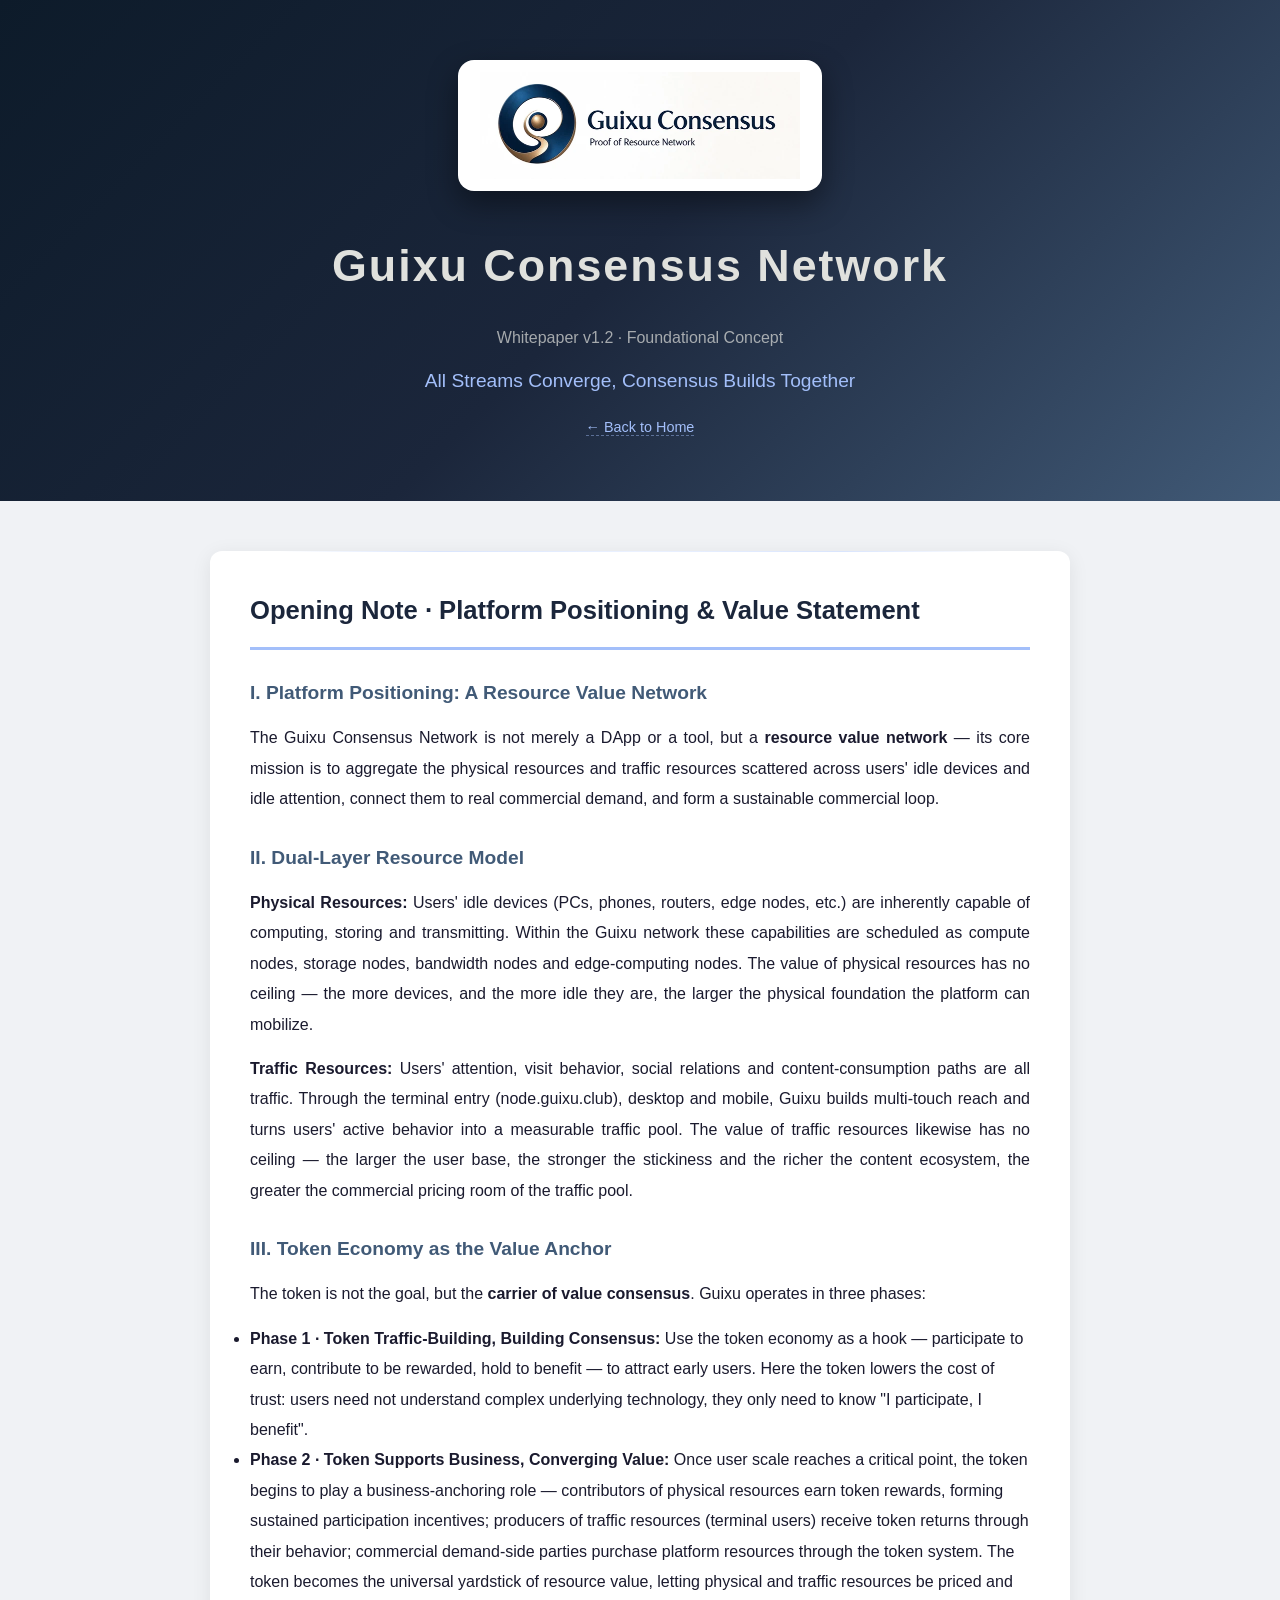
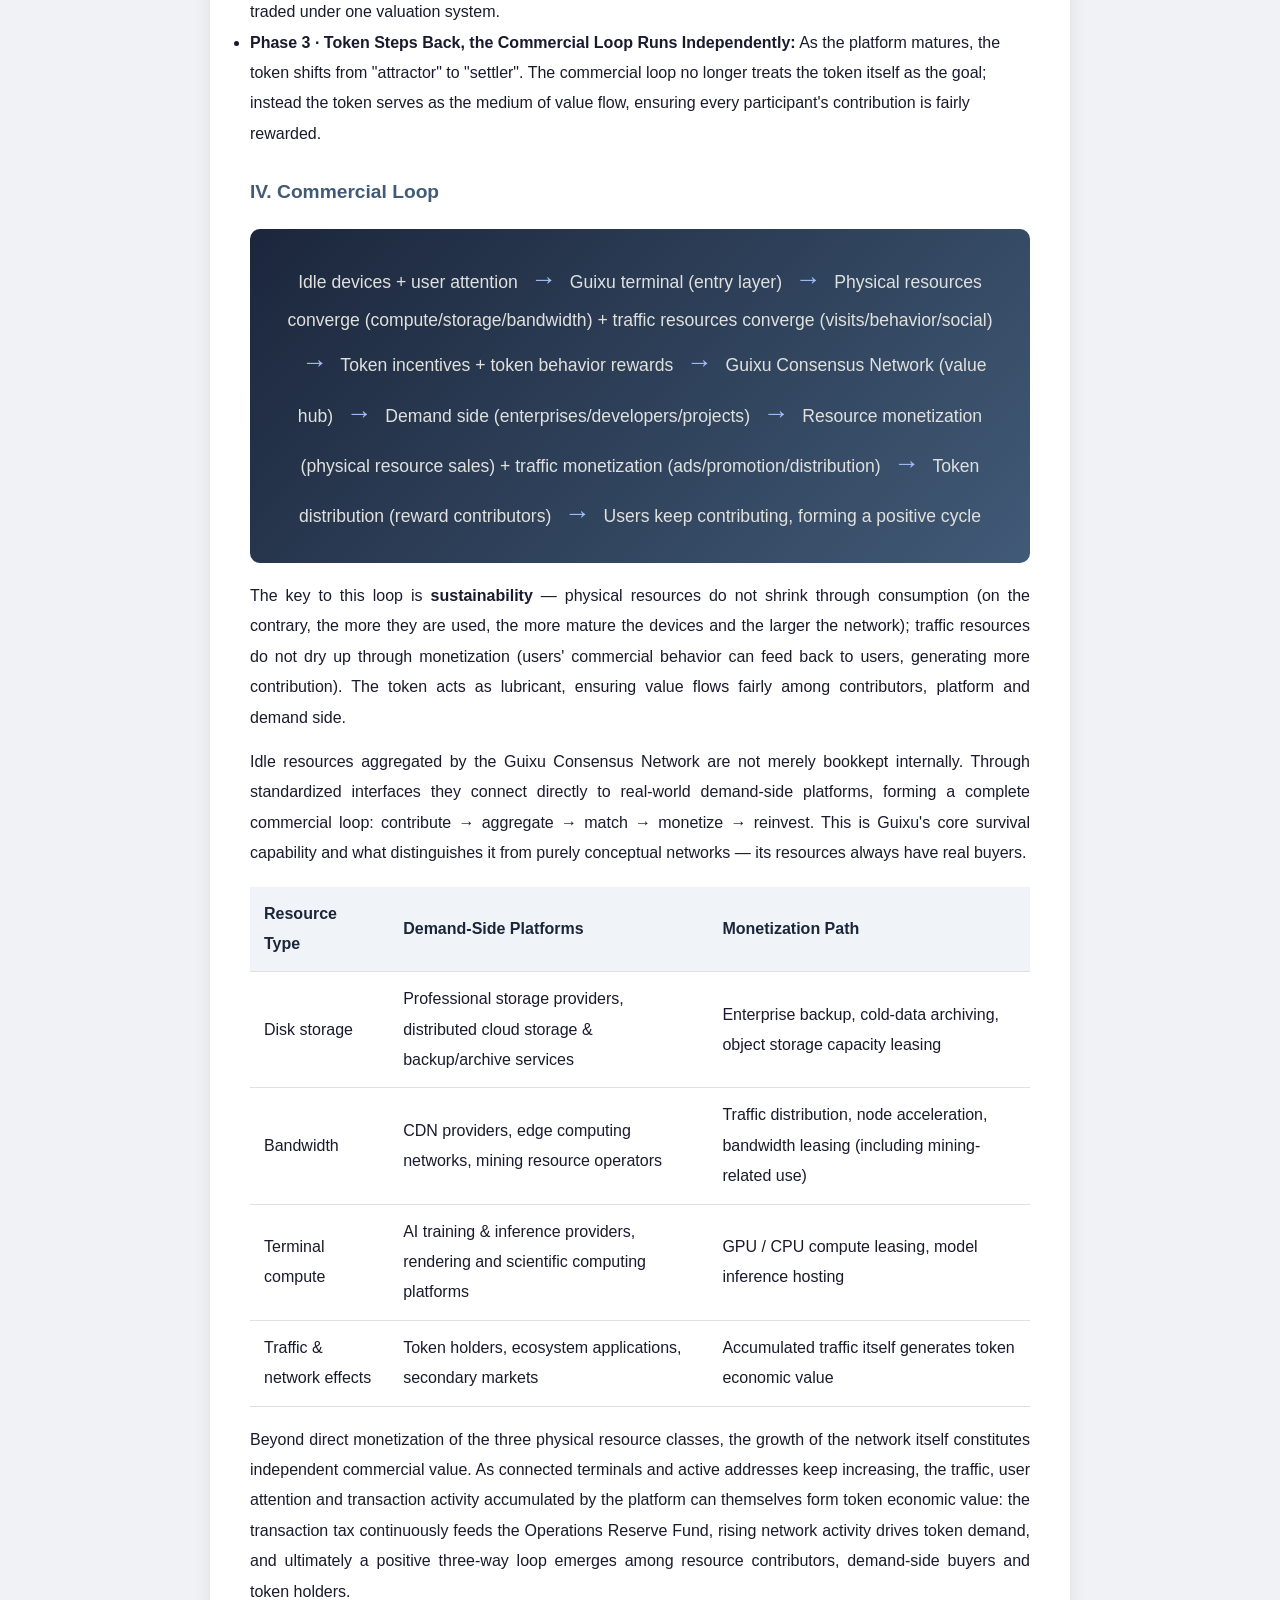
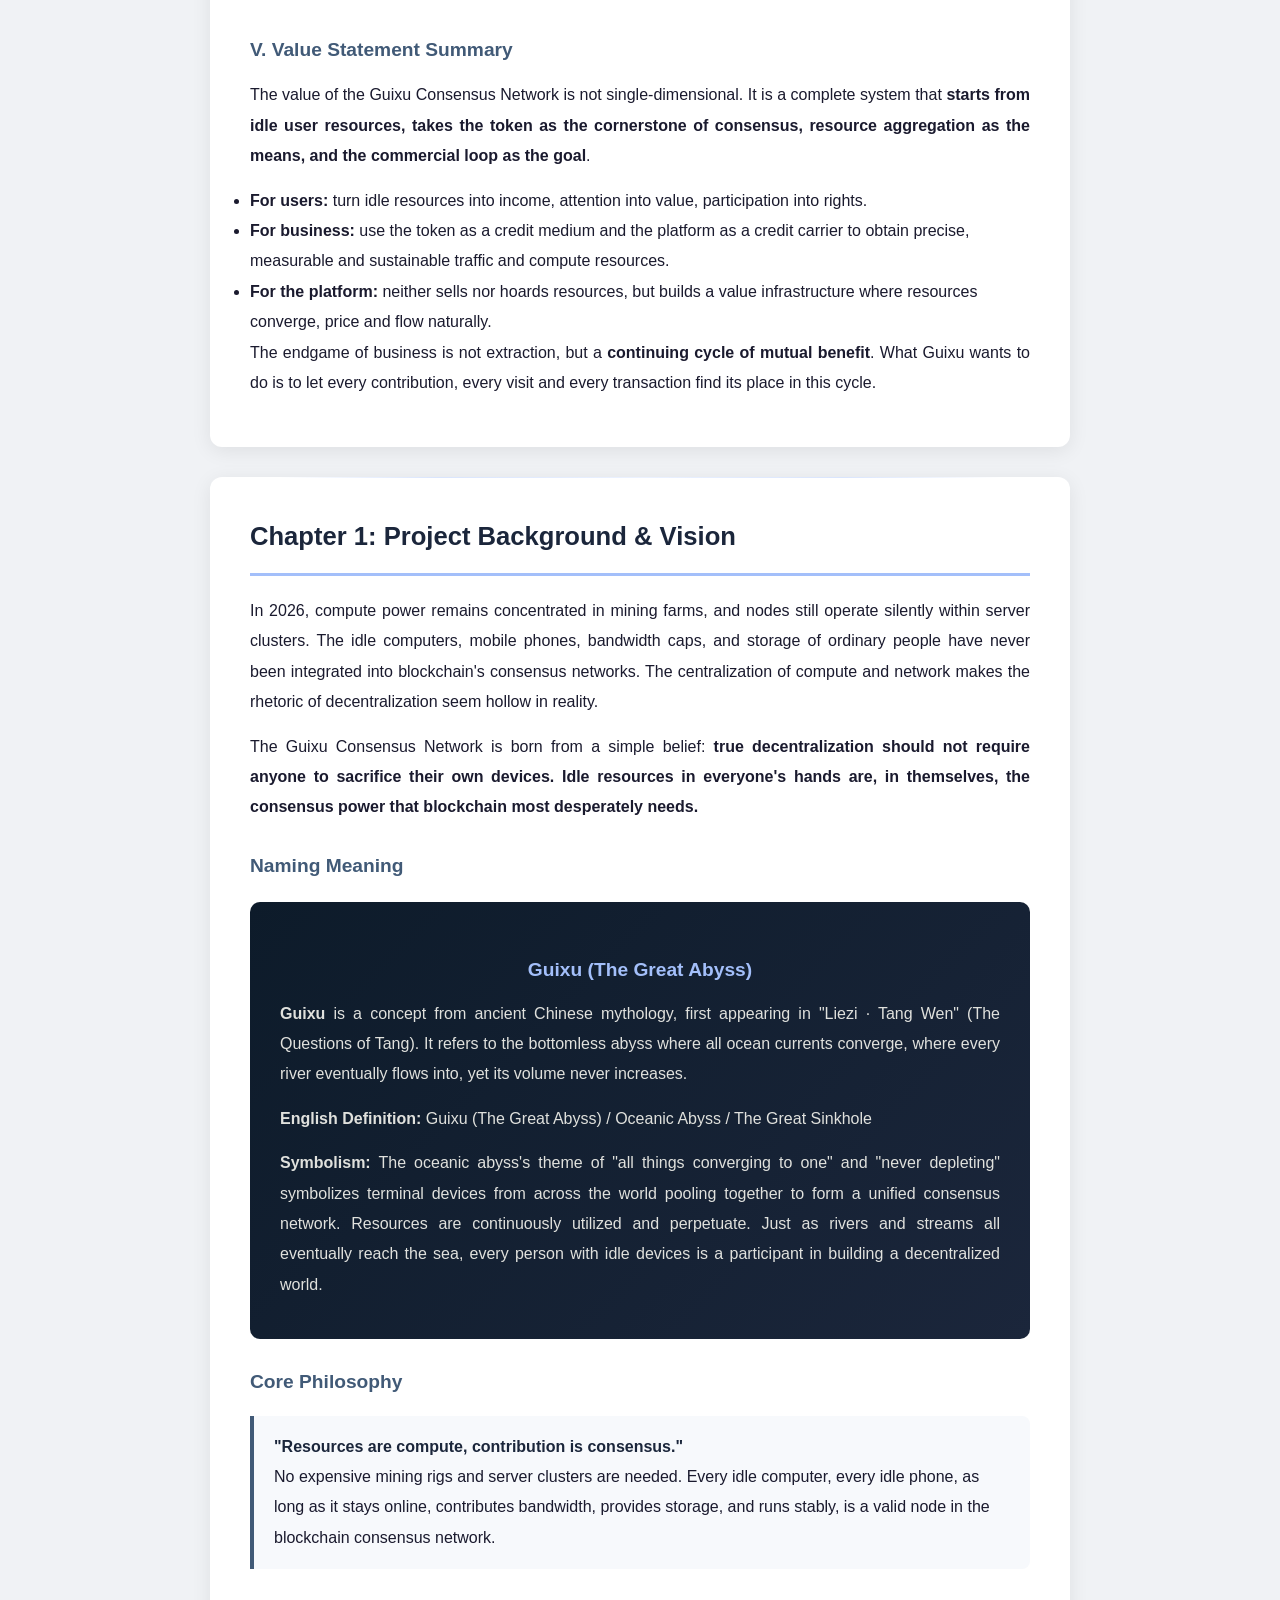
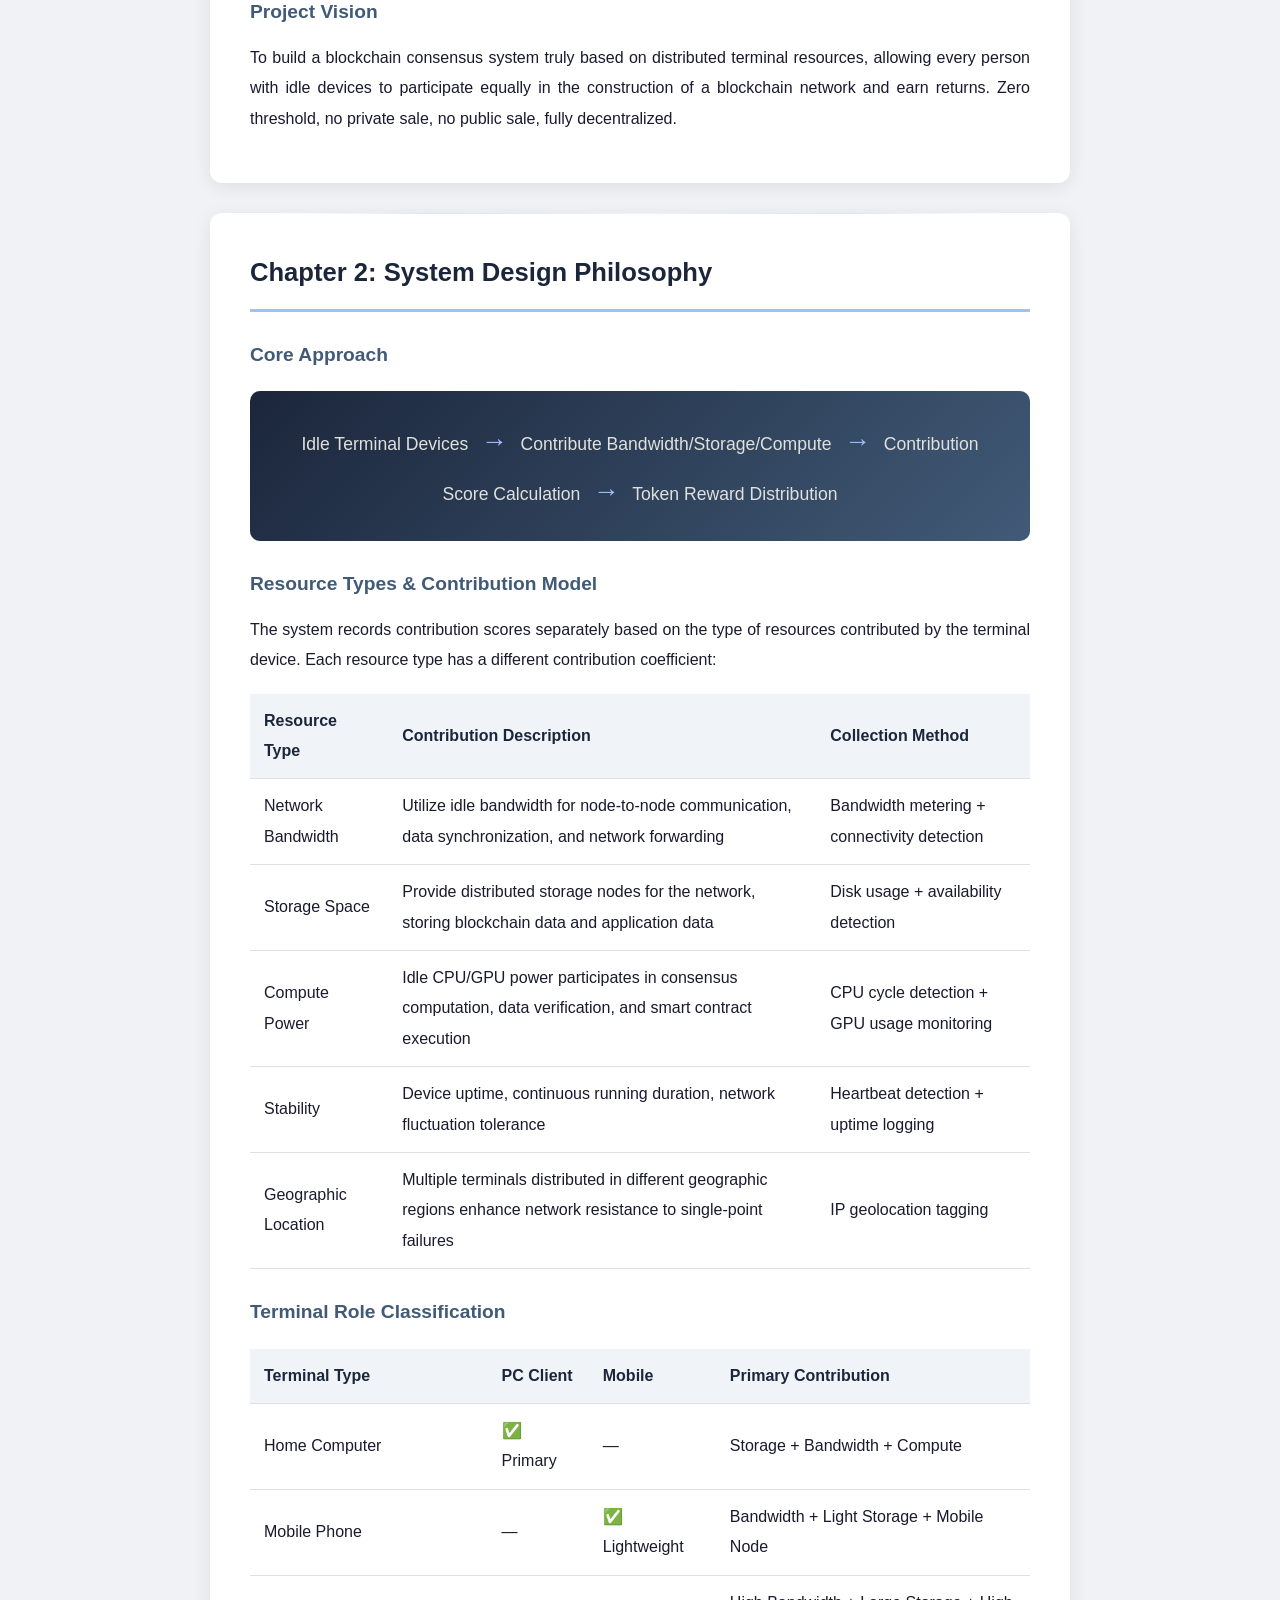
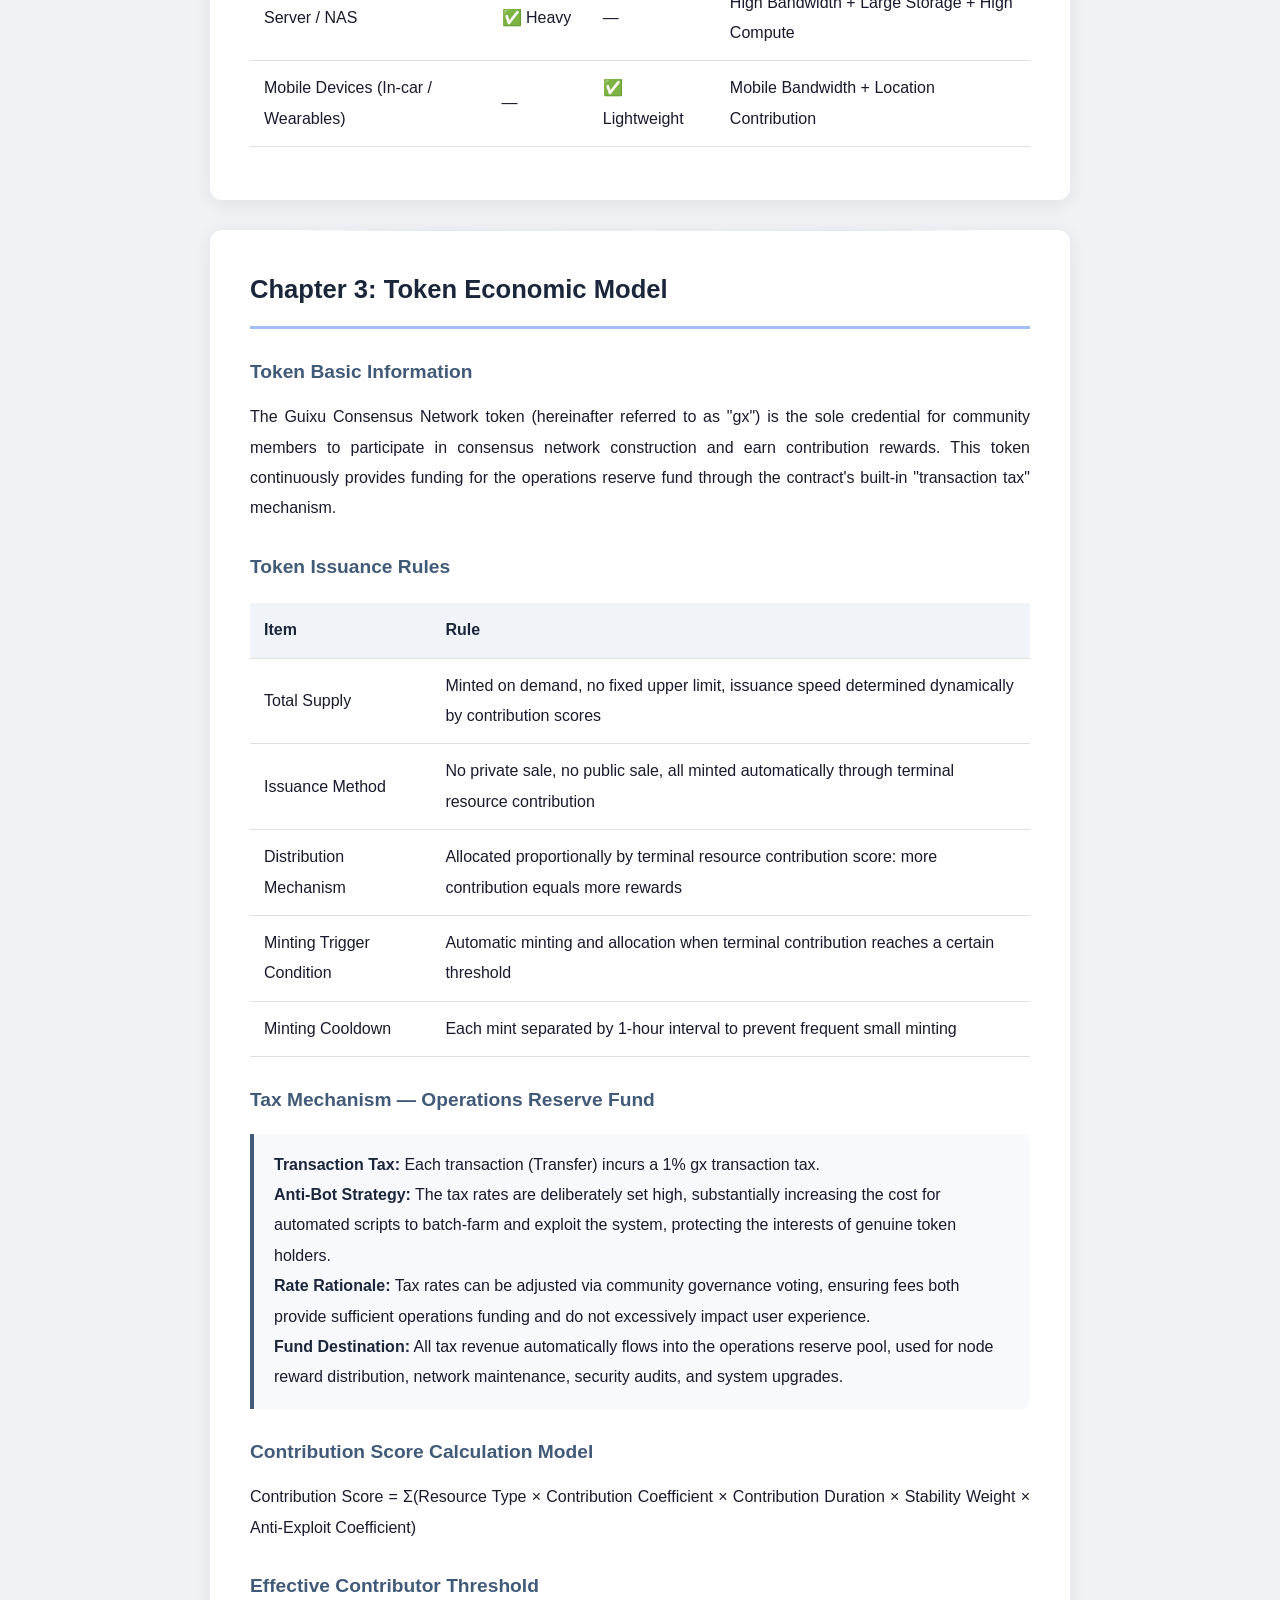
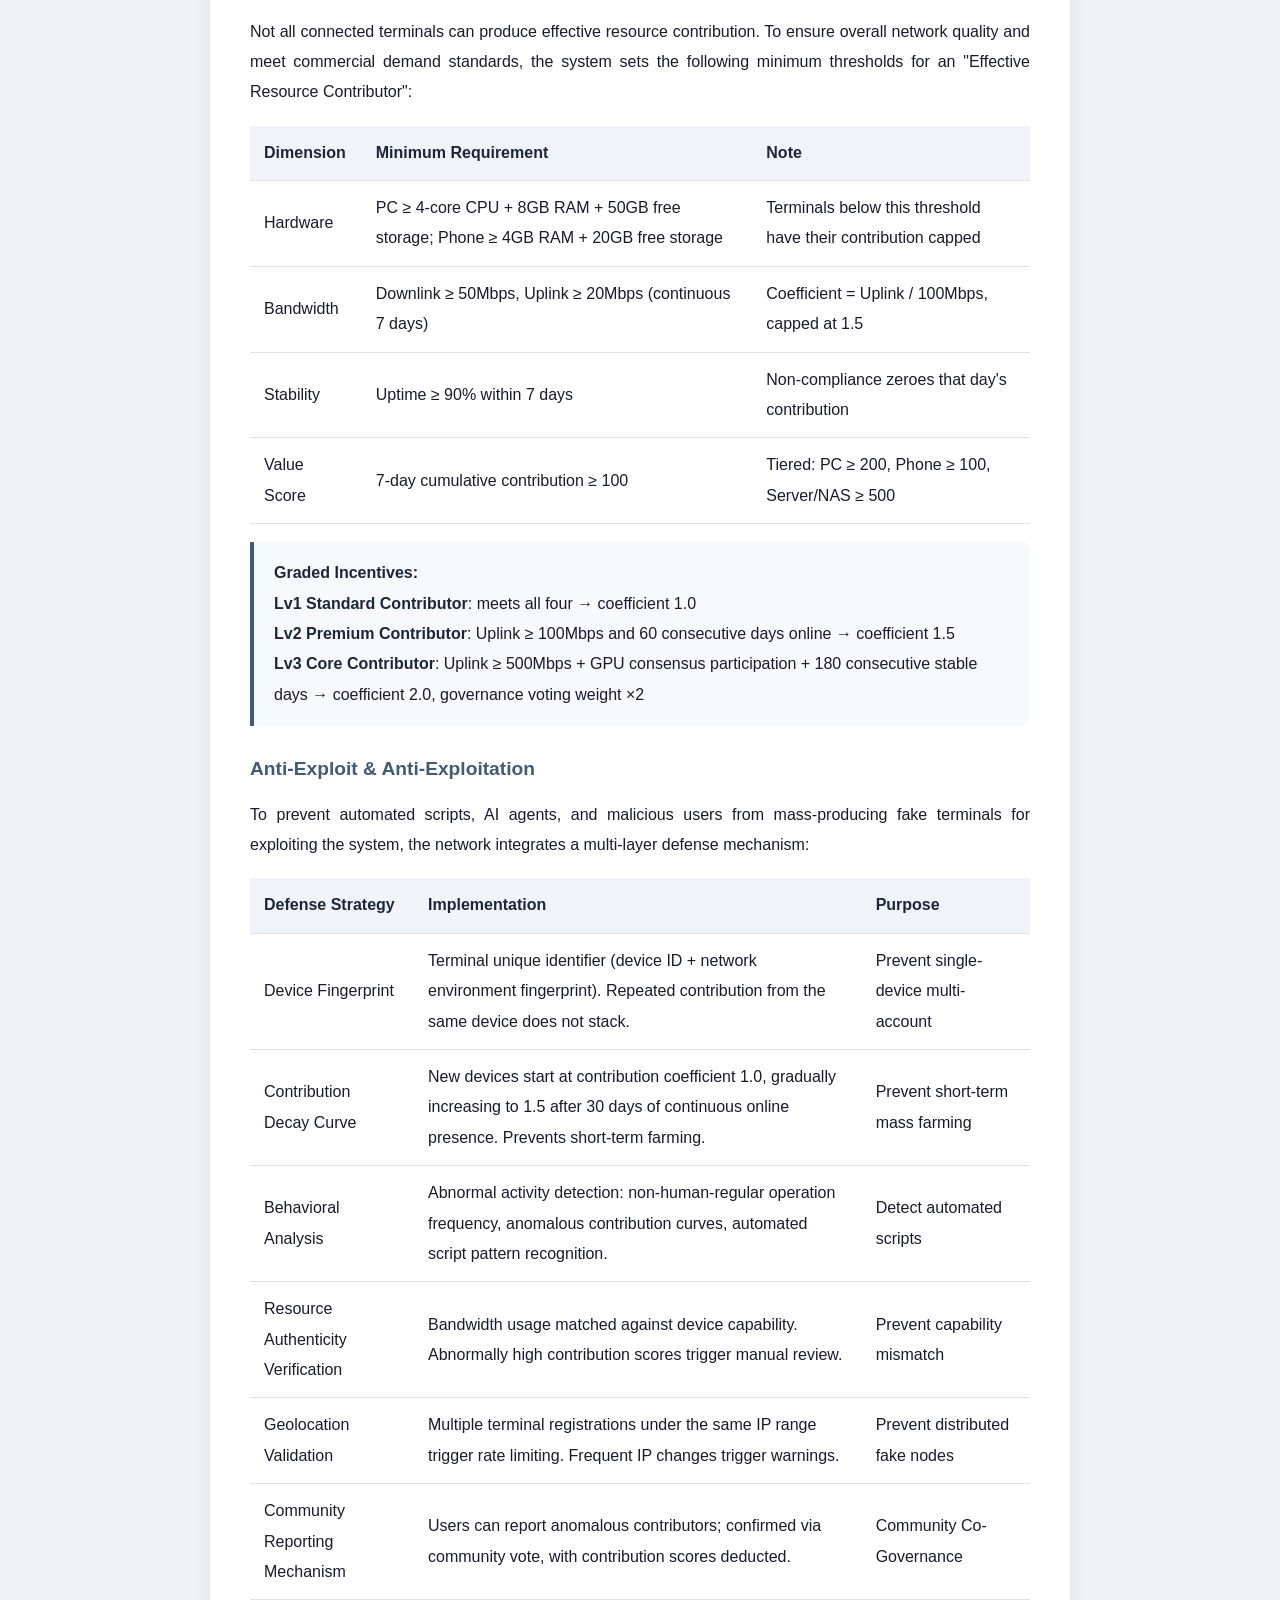
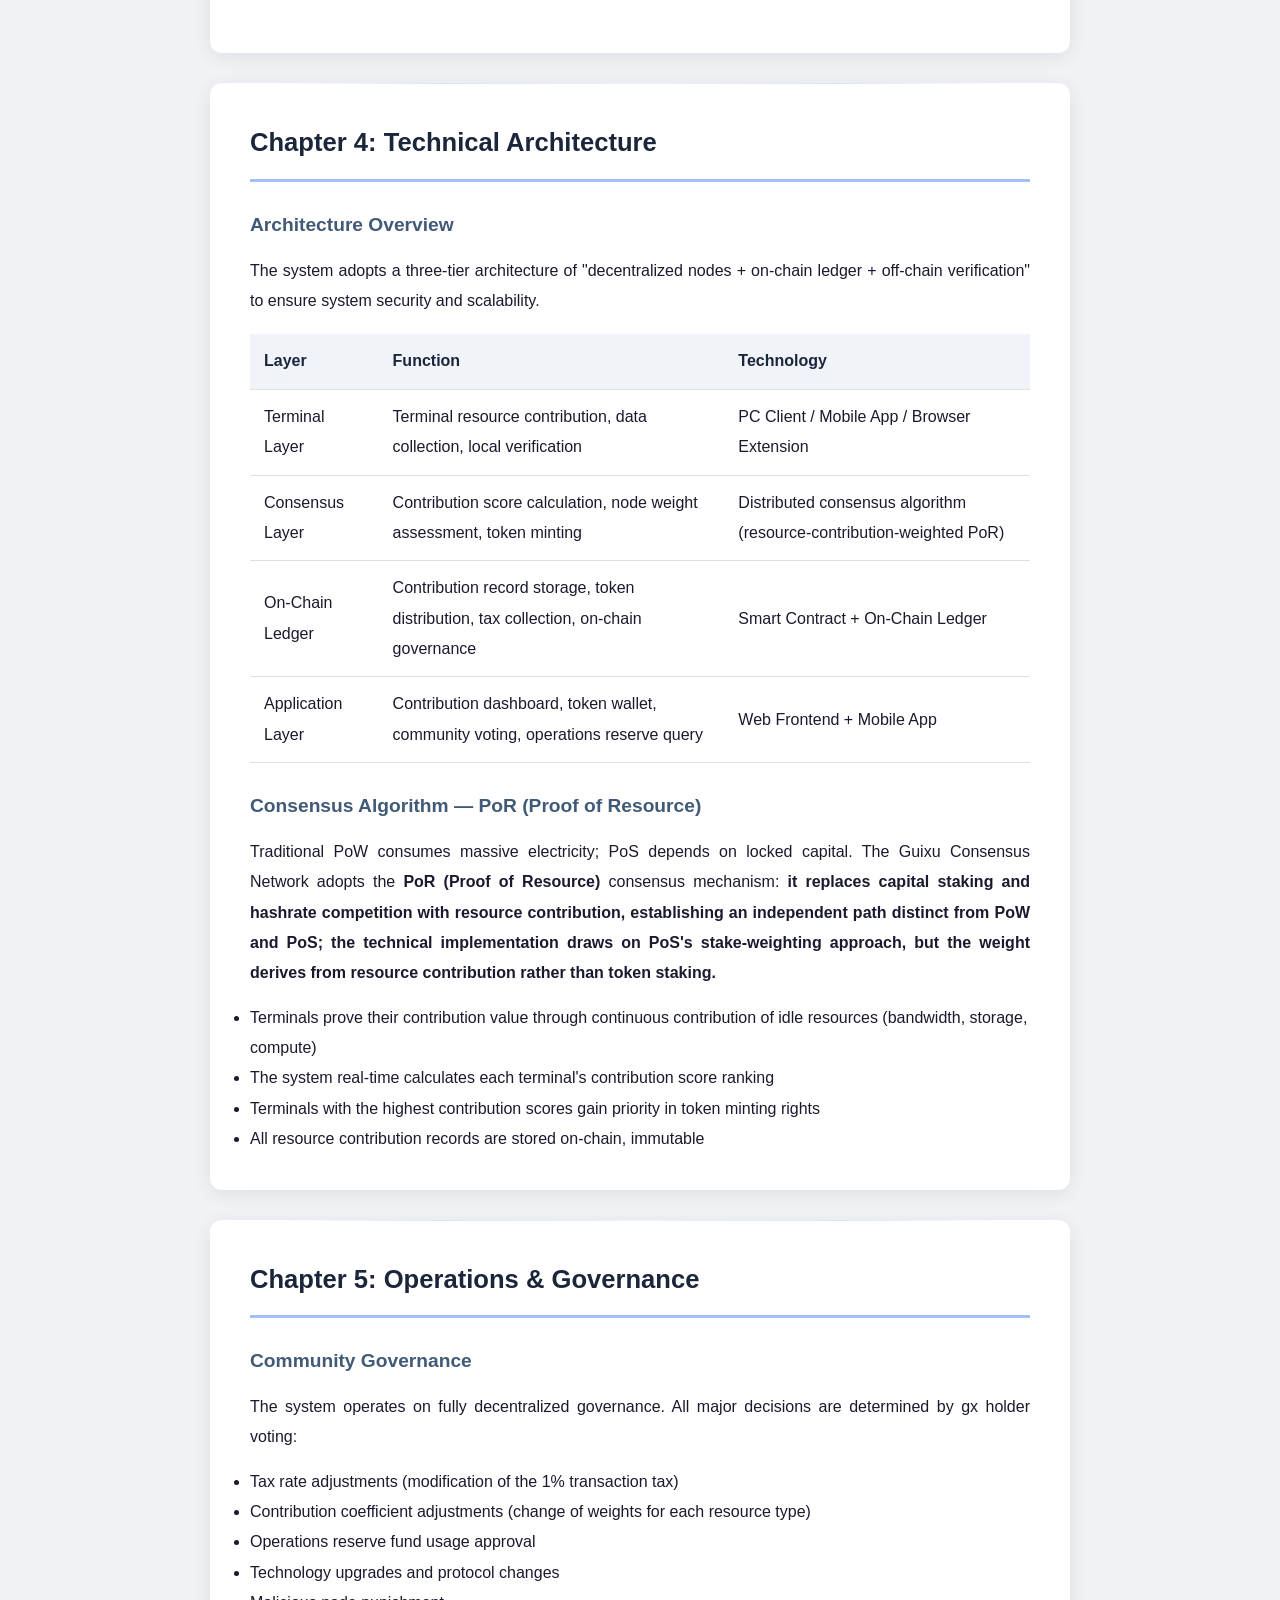
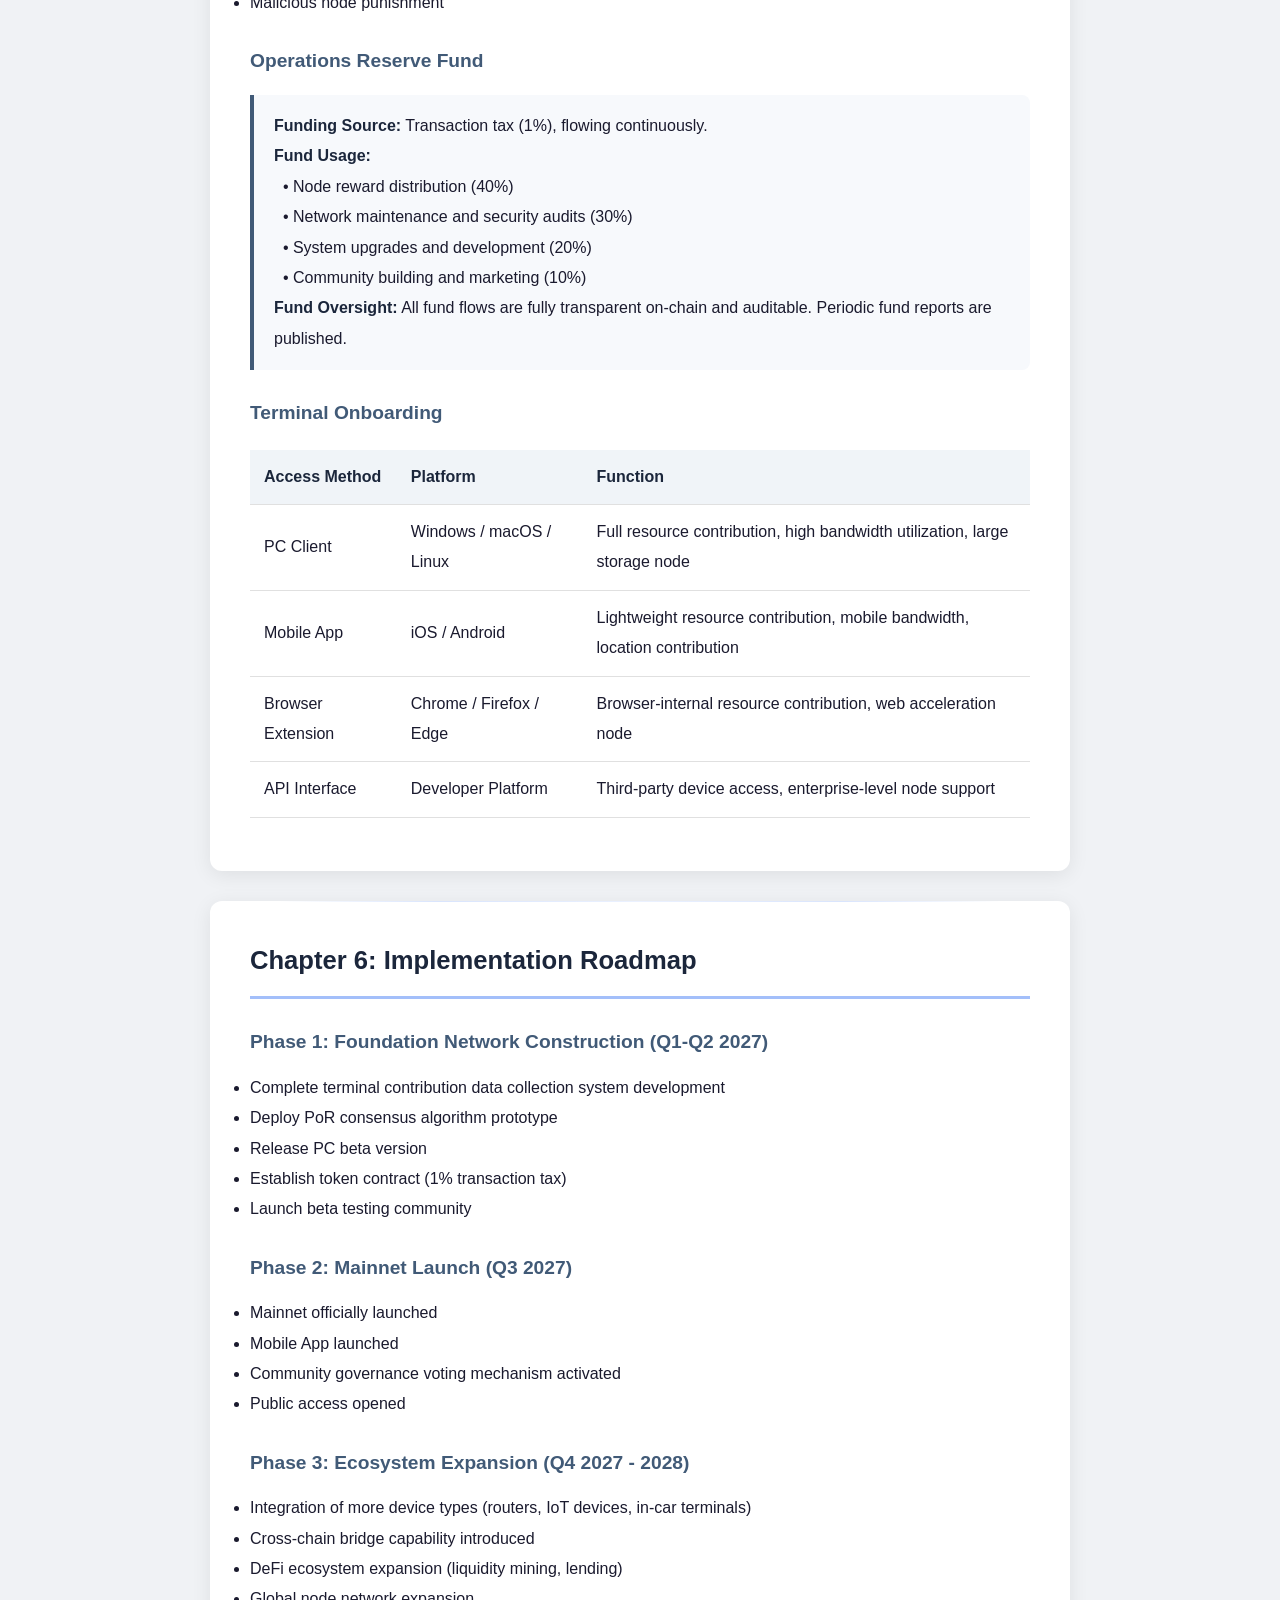
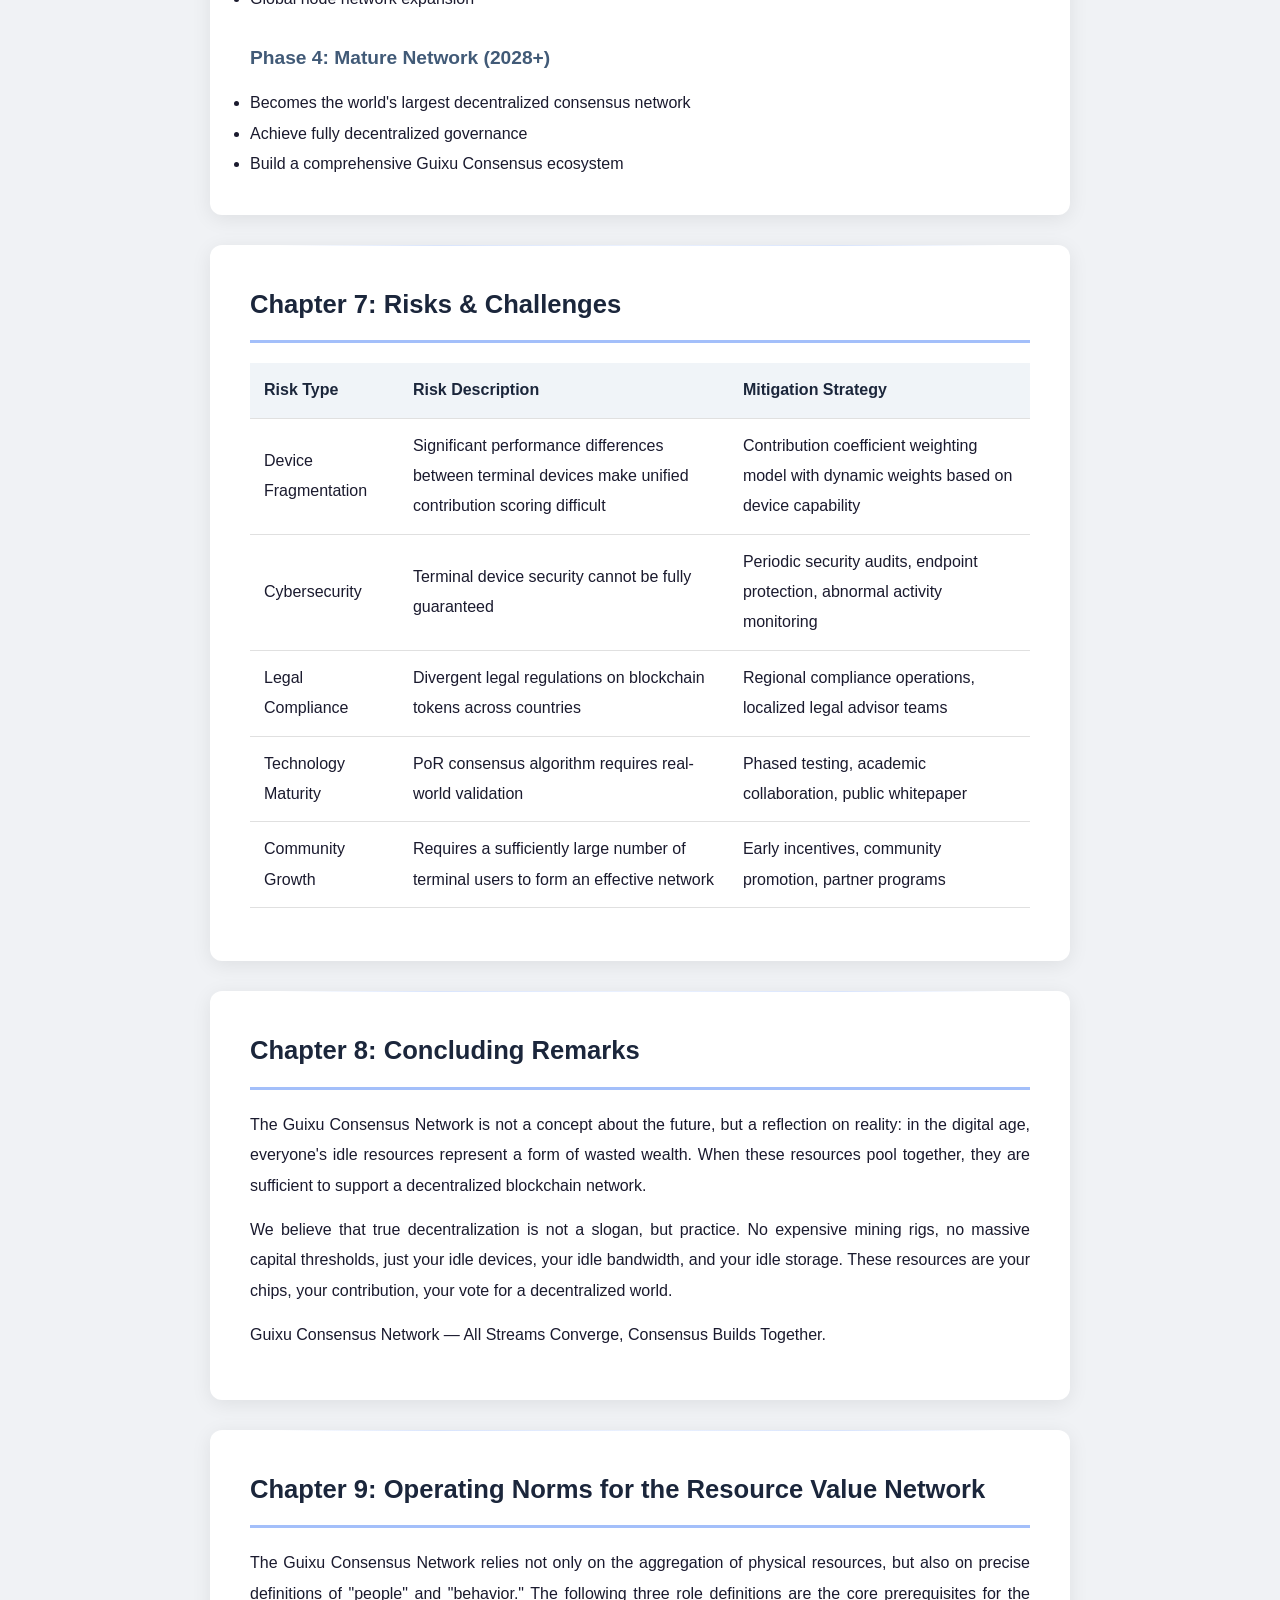
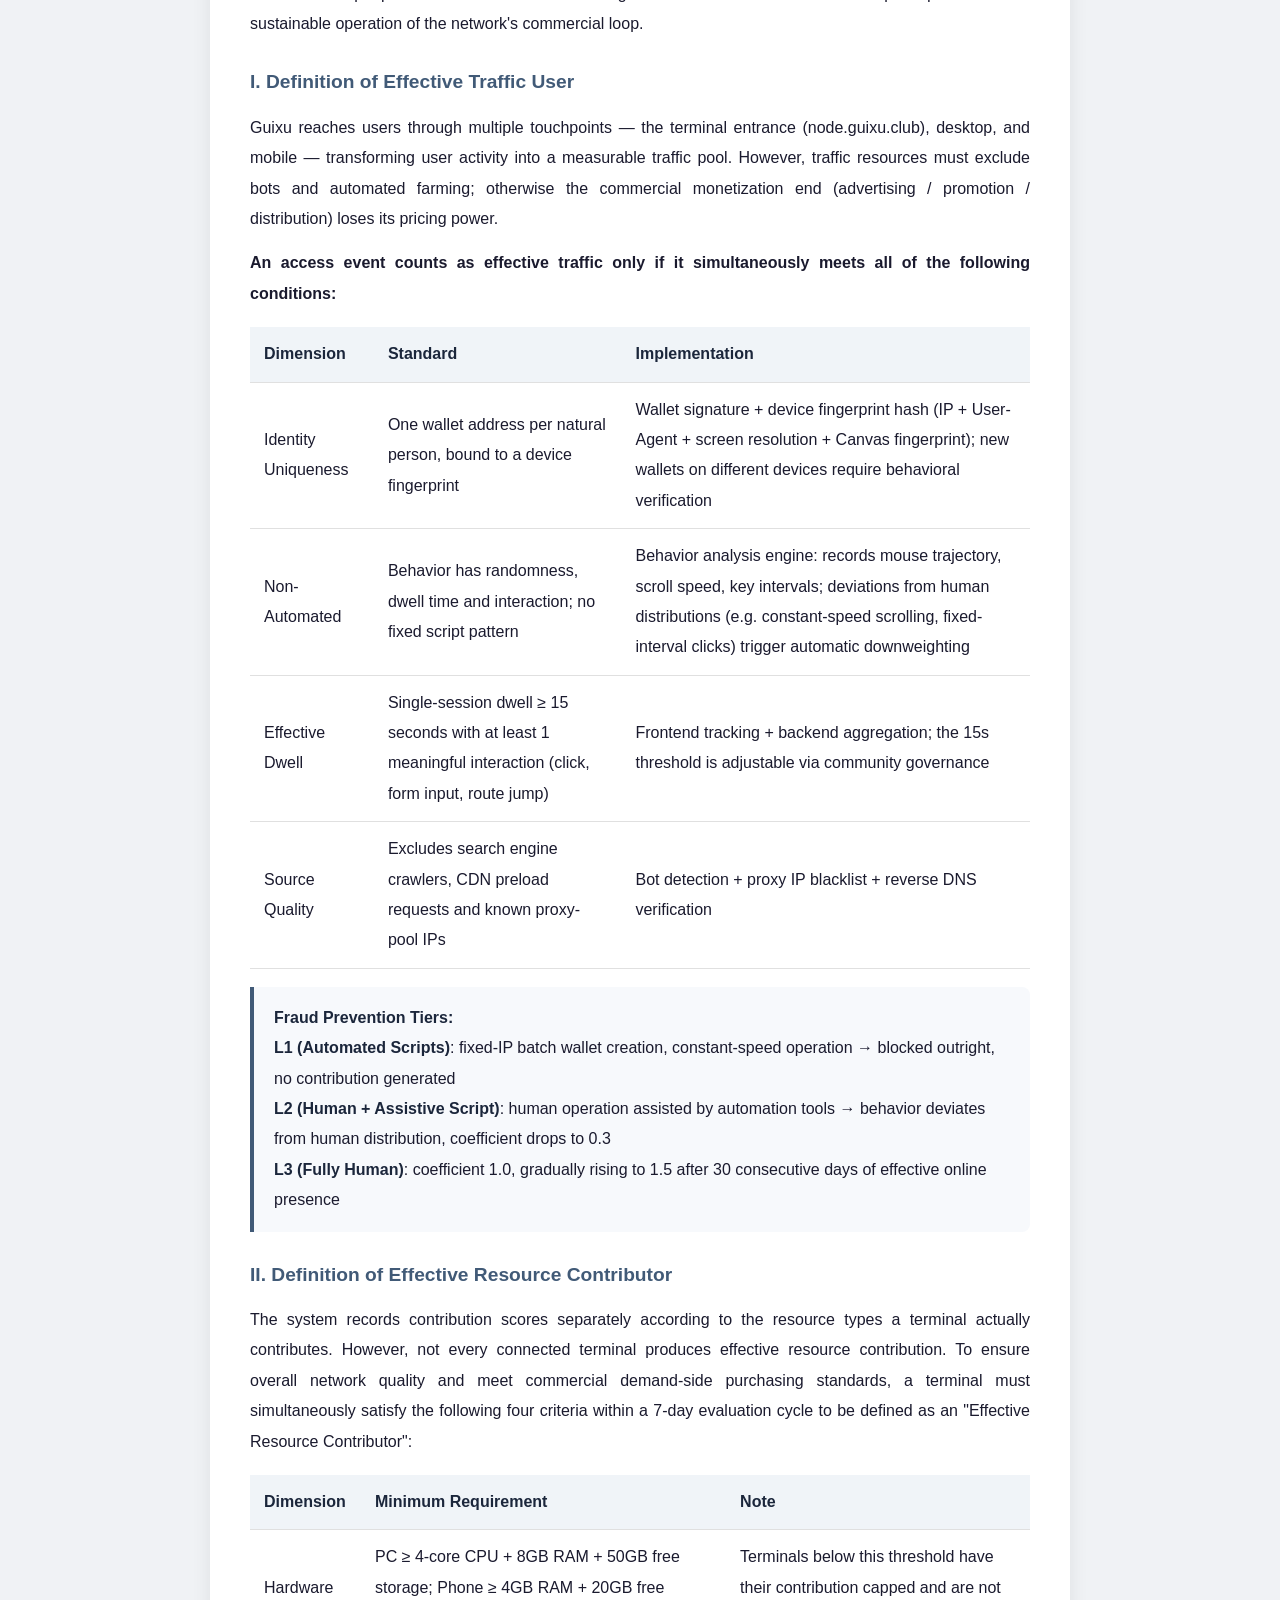
<file: guixu-consensus-whitepaper-v1-en.html>
<!DOCTYPE html>
<html lang="en">
<head>
<meta charset="UTF-8">
<meta name="viewport" content="width=device-width, initial-scale=1.0">
<link rel="icon" href="/favicon.ico" sizes="48x48">
<link rel="icon" type="image/png" sizes="32x32" href="/favicon-32.png?v=20260925c">
<link rel="icon" type="image/png" sizes="192x192" href="/favicon-192.png?v=20260925c">
<link rel="apple-touch-icon" sizes="180x180" href="/apple-touch-icon.png?v=20260925c">
<title>Guixu Consensus Network Whitepaper v1.2</title>
<style>
* { margin: 0; padding: 0; box-sizing: border-box; }
body { font-family: 'Segoe UI', 'Microsoft YaHei', sans-serif; background: #f0f2f5; color: #1a1a2e; line-height: 1.9; }
.hero { background: linear-gradient(135deg, #0d1b2a, #1b263b, #415a77); color: #e0e1dd; padding: 60px 20px; text-align: center; }
.hero h1 { font-size: 2.8em; letter-spacing: 2px; margin-bottom: 15px; }
.hero .version { font-size: 1em; opacity: 0.7; }
.hero .tagline { font-size: 1.2em; margin-top: 10px; color: #a3bffa; }
.container { max-width: 920px; margin: 0 auto; padding: 20px 30px; }
.section { background: white; margin: 30px 0; padding: 35px 40px; border-radius: 12px; box-shadow: 0 4px 20px rgba(0,0,0,0.08); }
.section h2 { color: #1b263b; font-size: 1.6em; border-bottom: 3px solid #a3bffa; padding-bottom: 12px; margin-bottom: 20px; }
.section h3 { color: #415a77; font-size: 1.2em; margin-top: 25px; margin-bottom: 12px; }
.section p { margin-bottom: 14px; text-align: justify; }
table { width: 100%; border-collapse: collapse; margin: 18px 0; }
th, td { padding: 12px 14px; text-align: left; border-bottom: 1px solid #e0e0e0; }
th { background: #f0f4f8; color: #1b263b; font-weight: 600; }
tr:hover td { background: #f7f9fc; }
.card { background: #f7f9fc; border-left: 4px solid #415a77; padding: 16px 20px; margin: 15px 0; border-radius: 0 8px 8px 0; }
.card strong { color: #1b263b; }
.flow-box { background: linear-gradient(135deg, #1b263b, #415a77); color: #e0e1dd; padding: 25px 30px; margin: 18px 0; border-radius: 10px; text-align: center; font-size: 1.1em; }
.flow-box .arrow { color: #a3bffa; font-size: 1.5em; margin: 0 8px; }
.name-box { background: linear-gradient(135deg, #0d1b2a, #1b263b); color: #e0e1dd; padding: 25px 30px; margin: 18px 0; border-radius: 10px; text-align: center; }
.name-box h3 { color: #a3bffa; margin-bottom: 10px; }

  /* 品牌词返回首页 */
  .home-link { color: inherit; text-decoration: none; border-bottom: 2px solid transparent;
               transition: color .2s, border-color .2s; cursor: pointer; }
  .home-link:hover { color: #a3bffa; border-bottom-color: rgba(163,191,250,.5); }
  .back-home { margin-top: 14px; font-size: .9em; }
  .back-home a { color: #a3bffa; text-decoration: none; border-bottom: 1px dashed rgba(163,191,250,.45); }
  .back-home a:hover { border-bottom-style: solid; color: #c7d7ff; }
  /* ---- 品牌横版 LOGO ---- */
  .gx-logo-wide { display: inline-block; background: #fff; border-radius: 16px; padding: 12px 22px;
    box-shadow: 0 12px 30px rgba(0,0,0,.42); line-height: 0; margin-bottom: 22px; transition: transform .2s; }
  .gx-logo-wide:hover { transform: translateY(-2px); }
  .gx-logo-wide img { display: block; width: 100%; max-width: 320px; height: auto; }
  .footer a { color: #415a77; text-decoration: none; }
  .footer a:hover { color: #a3bffa; text-decoration: underline; }
</style>
  <!-- 统一卡片光影系统 v2（2026-09-29） -->
  <link rel="stylesheet" href="guixu-platform/shared/gx-cards.css?v=20260929c">
</head>
<body>

<div class="hero">
  <a class="gx-logo-wide" href="/" title="归墟共识官网 / Guixu Consensus"><img src="/brand-wide-640.webp?v=20260925f" alt="Guixu Consensus — Proof of Resource Network"></a>
  <h1><a class="home-link" href="/" title="Back to Guixu Consensus Home">Guixu</a> Consensus Network</h1>
  <p class="version">Whitepaper v1.2 · Foundational Concept</p>
  <p class="tagline">All Streams Converge, Consensus Builds Together</p>
  <p class="back-home"><a href="/">← Back to Home</a></p>
</div>

<div class="container">

<!-- ========== Platform Positioning & Value Statement ========== -->
<div class="section">
  <h2>Opening Note · Platform Positioning &amp; Value Statement</h2>

  <h3>I. Platform Positioning: A Resource Value Network</h3>
  <p>The Guixu Consensus Network is not merely a DApp or a tool, but a <strong>resource value network</strong> &mdash; its core mission is to aggregate the physical resources and traffic resources scattered across users' idle devices and idle attention, connect them to real commercial demand, and form a sustainable commercial loop.</p>

  <h3>II. Dual-Layer Resource Model</h3>
  <p><strong>Physical Resources:</strong> Users' idle devices (PCs, phones, routers, edge nodes, etc.) are inherently capable of computing, storing and transmitting. Within the Guixu network these capabilities are scheduled as compute nodes, storage nodes, bandwidth nodes and edge-computing nodes. The value of physical resources has no ceiling &mdash; the more devices, and the more idle they are, the larger the physical foundation the platform can mobilize.</p>
  <p><strong>Traffic Resources:</strong> Users' attention, visit behavior, social relations and content-consumption paths are all traffic. Through the terminal entry (node.guixu.club), desktop and mobile, Guixu builds multi-touch reach and turns users' active behavior into a measurable traffic pool. The value of traffic resources likewise has no ceiling &mdash; the larger the user base, the stronger the stickiness and the richer the content ecosystem, the greater the commercial pricing room of the traffic pool.</p>

  <h3>III. Token Economy as the Value Anchor</h3>
  <p>The token is not the goal, but the <strong>carrier of value consensus</strong>. Guixu operates in three phases:</p>
  <ul>
    <li><strong>Phase 1 &middot; Token Traffic-Building, Building Consensus:</strong> Use the token economy as a hook &mdash; participate to earn, contribute to be rewarded, hold to benefit &mdash; to attract early users. Here the token lowers the cost of trust: users need not understand complex underlying technology, they only need to know "I participate, I benefit".</li>
    <li><strong>Phase 2 &middot; Token Supports Business, Converging Value:</strong> Once user scale reaches a critical point, the token begins to play a business-anchoring role &mdash; contributors of physical resources earn token rewards, forming sustained participation incentives; producers of traffic resources (terminal users) receive token returns through their behavior; commercial demand-side parties purchase platform resources through the token system. The token becomes the universal yardstick of resource value, letting physical and traffic resources be priced and traded under one valuation system.</li>
    <li><strong>Phase 3 &middot; Token Steps Back, the Commercial Loop Runs Independently:</strong> As the platform matures, the token shifts from "attractor" to "settler". The commercial loop no longer treats the token itself as the goal; instead the token serves as the medium of value flow, ensuring every participant's contribution is fairly rewarded.</li>
  </ul>

  <h3>IV. Commercial Loop</h3>
  <div class="flow-box">
    Idle devices + user attention <span class="arrow">&rarr;</span> Guixu terminal (entry layer) <span class="arrow">&rarr;</span> Physical resources converge (compute/storage/bandwidth) + traffic resources converge (visits/behavior/social) <span class="arrow">&rarr;</span> Token incentives + token behavior rewards <span class="arrow">&rarr;</span> Guixu Consensus Network (value hub) <span class="arrow">&rarr;</span> Demand side (enterprises/developers/projects) <span class="arrow">&rarr;</span> Resource monetization (physical resource sales) + traffic monetization (ads/promotion/distribution) <span class="arrow">&rarr;</span> Token distribution (reward contributors) <span class="arrow">&rarr;</span> Users keep contributing, forming a positive cycle
  </div>
  <p>The key to this loop is <strong>sustainability</strong> &mdash; physical resources do not shrink through consumption (on the contrary, the more they are used, the more mature the devices and the larger the network); traffic resources do not dry up through monetization (users' commercial behavior can feed back to users, generating more contribution). The token acts as lubricant, ensuring value flows fairly among contributors, platform and demand side.</p>
  <p>Idle resources aggregated by the Guixu Consensus Network are not merely bookkept internally. Through standardized interfaces they connect directly to real-world demand-side platforms, forming a complete commercial loop: contribute &rarr; aggregate &rarr; match &rarr; monetize &rarr; reinvest. This is Guixu's core survival capability and what distinguishes it from purely conceptual networks &mdash; its resources always have real buyers.</p>
  <table>
    <thead>
      <tr><th>Resource Type</th><th>Demand-Side Platforms</th><th>Monetization Path</th></tr>
    </thead>
    <tbody>
      <tr><td>Disk storage</td><td>Professional storage providers, distributed cloud storage &amp; backup/archive services</td><td>Enterprise backup, cold-data archiving, object storage capacity leasing</td></tr>
      <tr><td>Bandwidth</td><td>CDN providers, edge computing networks, mining resource operators</td><td>Traffic distribution, node acceleration, bandwidth leasing (including mining-related use)</td></tr>
      <tr><td>Terminal compute</td><td>AI training &amp; inference providers, rendering and scientific computing platforms</td><td>GPU / CPU compute leasing, model inference hosting</td></tr>
      <tr><td>Traffic &amp; network effects</td><td>Token holders, ecosystem applications, secondary markets</td><td>Accumulated traffic itself generates token economic value</td></tr>
    </tbody>
  </table>
  <p>Beyond direct monetization of the three physical resource classes, the growth of the network itself constitutes independent commercial value. As connected terminals and active addresses keep increasing, the traffic, user attention and transaction activity accumulated by the platform can themselves form token economic value: the transaction tax continuously feeds the Operations Reserve Fund, rising network activity drives token demand, and ultimately a positive three-way loop emerges among resource contributors, demand-side buyers and token holders.</p>

  <h3>V. Value Statement Summary</h3>
  <p>The value of the Guixu Consensus Network is not single-dimensional. It is a complete system that <strong>starts from idle user resources, takes the token as the cornerstone of consensus, resource aggregation as the means, and the commercial loop as the goal</strong>.</p>
  <ul>
    <li><strong>For users:</strong> turn idle resources into income, attention into value, participation into rights.</li>
    <li><strong>For business:</strong> use the token as a credit medium and the platform as a credit carrier to obtain precise, measurable and sustainable traffic and compute resources.</li>
    <li><strong>For the platform:</strong> neither sells nor hoards resources, but builds a value infrastructure where resources converge, price and flow naturally.</li>
  </ul>
  <p>The endgame of business is not extraction, but a <strong>continuing cycle of mutual benefit</strong>. What Guixu wants to do is to let every contribution, every visit and every transaction find its place in this cycle.</p>
</div>

<!-- ========== Chapter 1 ========== -->
<div class="section">
  <h2>Chapter 1: Project Background & Vision</h2>

  <p>In 2026, compute power remains concentrated in mining farms, and nodes still operate silently within server clusters. The idle computers, mobile phones, bandwidth caps, and storage of ordinary people have never been integrated into blockchain's consensus networks. The centralization of compute and network makes the rhetoric of decentralization seem hollow in reality.</p>

  <p>The Guixu Consensus Network is born from a simple belief: <strong>true decentralization should not require anyone to sacrifice their own devices. Idle resources in everyone's hands are, in themselves, the consensus power that blockchain most desperately needs.</strong></p>

  <h3>Naming Meaning</h3>

  <div class="name-box">
    <h3>Guixu (The Great Abyss)</h3>
    <p><strong>Guixu</strong> is a concept from ancient Chinese mythology, first appearing in "Liezi · Tang Wen" (The Questions of Tang). It refers to the bottomless abyss where all ocean currents converge, where every river eventually flows into, yet its volume never increases.</p>
    <p><strong>English Definition:</strong> Guixu (The Great Abyss) / Oceanic Abyss / The Great Sinkhole</p>
    <p><strong>Symbolism:</strong> The oceanic abyss's theme of "all things converging to one" and "never depleting" symbolizes terminal devices from across the world pooling together to form a unified consensus network. Resources are continuously utilized and perpetuate. Just as rivers and streams all eventually reach the sea, every person with idle devices is a participant in building a decentralized world.</p>
  </div>

  <h3>Core Philosophy</h3>

  <div class="card">
    <strong>"Resources are compute, contribution is consensus."</strong><br>
    No expensive mining rigs and server clusters are needed. Every idle computer, every idle phone, as long as it stays online, contributes bandwidth, provides storage, and runs stably, is a valid node in the blockchain consensus network.
  </div>

  <h3>Project Vision</h3>
  <p>To build a blockchain consensus system truly based on distributed terminal resources, allowing every person with idle devices to participate equally in the construction of a blockchain network and earn returns. Zero threshold, no private sale, no public sale, fully decentralized.</p>
</div>

<!-- ========== Chapter 2 ========== -->
<div class="section">
  <h2>Chapter 2: System Design Philosophy</h2>

  <h3>Core Approach</h3>

  <div class="flow-box">
    Idle Terminal Devices <span class="arrow">→</span> Contribute Bandwidth/Storage/Compute <span class="arrow">→</span> Contribution Score Calculation <span class="arrow">→</span> Token Reward Distribution
  </div>

  <h3>Resource Types & Contribution Model</h3>
  <p>The system records contribution scores separately based on the type of resources contributed by the terminal device. Each resource type has a different contribution coefficient:</p>

  <table>
    <thead>
      <tr>
        <th>Resource Type</th>
        <th>Contribution Description</th>
        <th>Collection Method</th>
      </tr>
    </thead>
    <tbody>
      <tr><td>Network Bandwidth</td><td>Utilize idle bandwidth for node-to-node communication, data synchronization, and network forwarding</td><td>Bandwidth metering + connectivity detection</td></tr>
      <tr><td>Storage Space</td><td>Provide distributed storage nodes for the network, storing blockchain data and application data</td><td>Disk usage + availability detection</td></tr>
      <tr><td>Compute Power</td><td>Idle CPU/GPU power participates in consensus computation, data verification, and smart contract execution</td><td>CPU cycle detection + GPU usage monitoring</td></tr>
      <tr><td>Stability</td><td>Device uptime, continuous running duration, network fluctuation tolerance</td><td>Heartbeat detection + uptime logging</td></tr>
      <tr><td>Geographic Location</td><td>Multiple terminals distributed in different geographic regions enhance network resistance to single-point failures</td><td>IP geolocation tagging</td></tr>
    </tbody>
  </table>

  <h3>Terminal Role Classification</h3>
  <table>
    <thead>
      <tr>
        <th>Terminal Type</th>
        <th>PC Client</th>
        <th>Mobile</th>
        <th>Primary Contribution</th>
      </tr>
    </thead>
    <tbody>
      <tr><td>Home Computer</td><td>✅ Primary</td><td>—</td><td>Storage + Bandwidth + Compute</td></tr>
      <tr><td>Mobile Phone</td><td>—</td><td>✅ Lightweight</td><td>Bandwidth + Light Storage + Mobile Node</td></tr>
      <tr><td>Server / NAS</td><td>✅ Heavy</td><td>—</td><td>High Bandwidth + Large Storage + High Compute</td></tr>
      <tr><td>Mobile Devices (In-car / Wearables)</td><td>—</td><td>✅ Lightweight</td><td>Mobile Bandwidth + Location Contribution</td></tr>
    </tbody>
  </table>
</div>

<!-- ========== Chapter 3 ========== -->
<div class="section">
  <h2>Chapter 3: Token Economic Model</h2>

  <h3>Token Basic Information</h3>
  <p>The Guixu Consensus Network token (hereinafter referred to as "gx") is the sole credential for community members to participate in consensus network construction and earn contribution rewards. This token continuously provides funding for the operations reserve fund through the contract's built-in "transaction tax" mechanism.</p>

  <h3>Token Issuance Rules</h3>
  <table>
    <thead>
      <tr>
        <th>Item</th>
        <th>Rule</th>
      </tr>
    </thead>
    <tbody>
      <tr><td>Total Supply</td><td>Minted on demand, no fixed upper limit, issuance speed determined dynamically by contribution scores</td></tr>
      <tr><td>Issuance Method</td><td>No private sale, no public sale, all minted automatically through terminal resource contribution</td></tr>
      <tr><td>Distribution Mechanism</td><td>Allocated proportionally by terminal resource contribution score: more contribution equals more rewards</td></tr>
      <tr><td>Minting Trigger Condition</td><td>Automatic minting and allocation when terminal contribution reaches a certain threshold</td></tr>
      <tr><td>Minting Cooldown</td><td>Each mint separated by 1-hour interval to prevent frequent small minting</td></tr>
    </tbody>
  </table>

  <h3>Tax Mechanism — Operations Reserve Fund</h3>
  <div class="card">
    <strong>Transaction Tax:</strong> Each transaction (Transfer) incurs a 1% gx transaction tax.<br>
    <strong>Anti-Bot Strategy:</strong> The tax rates are deliberately set high, substantially increasing the cost for automated scripts to batch-farm and exploit the system, protecting the interests of genuine token holders.<br>
    <strong>Rate Rationale:</strong> Tax rates can be adjusted via community governance voting, ensuring fees both provide sufficient operations funding and do not excessively impact user experience.<br>
    <strong>Fund Destination:</strong> All tax revenue automatically flows into the operations reserve pool, used for node reward distribution, network maintenance, security audits, and system upgrades.
  </div>

  <h3>Contribution Score Calculation Model</h3>
  <p>Contribution Score = Σ(Resource Type × Contribution Coefficient × Contribution Duration × Stability Weight × Anti-Exploit Coefficient)</p>

  <h3>Effective Contributor Threshold</h3>
  <p>Not all connected terminals can produce effective resource contribution. To ensure overall network quality and meet commercial demand standards, the system sets the following minimum thresholds for an "Effective Resource Contributor":</p>
  <table>
    <thead>
      <tr><th>Dimension</th><th>Minimum Requirement</th><th>Note</th></tr>
    </thead>
    <tbody>
      <tr><td>Hardware</td><td>PC ≥ 4-core CPU + 8GB RAM + 50GB free storage; Phone ≥ 4GB RAM + 20GB free storage</td><td>Terminals below this threshold have their contribution capped</td></tr>
      <tr><td>Bandwidth</td><td>Downlink ≥ 50Mbps, Uplink ≥ 20Mbps (continuous 7 days)</td><td>Coefficient = Uplink / 100Mbps, capped at 1.5</td></tr>
      <tr><td>Stability</td><td>Uptime ≥ 90% within 7 days</td><td>Non-compliance zeroes that day's contribution</td></tr>
      <tr><td>Value Score</td><td>7-day cumulative contribution ≥ 100</td><td>Tiered: PC ≥ 200, Phone ≥ 100, Server/NAS ≥ 500</td></tr>
    </tbody>
  </table>
  <div class="card">
    <strong>Graded Incentives:</strong><br>
    <strong>Lv1 Standard Contributor</strong>: meets all four → coefficient 1.0<br>
    <strong>Lv2 Premium Contributor</strong>: Uplink ≥ 100Mbps and 60 consecutive days online → coefficient 1.5<br>
    <strong>Lv3 Core Contributor</strong>: Uplink ≥ 500Mbps + GPU consensus participation + 180 consecutive stable days → coefficient 2.0, governance voting weight ×2
  </div>

  <h3>Anti-Exploit & Anti-Exploitation</h3>
  <p>To prevent automated scripts, AI agents, and malicious users from mass-producing fake terminals for exploiting the system, the network integrates a multi-layer defense mechanism:</p>

  <table>
    <thead>
      <tr><th>Defense Strategy</th><th>Implementation</th><th>Purpose</th></tr>
    </thead>
    <tbody>
      <tr><td>Device Fingerprint</td><td>Terminal unique identifier (device ID + network environment fingerprint). Repeated contribution from the same device does not stack.</td><td>Prevent single-device multi-account</td></tr>
      <tr><td>Contribution Decay Curve</td><td>New devices start at contribution coefficient 1.0, gradually increasing to 1.5 after 30 days of continuous online presence. Prevents short-term farming.</td><td>Prevent short-term mass farming</td></tr>
      <tr><td>Behavioral Analysis</td><td>Abnormal activity detection: non-human-regular operation frequency, anomalous contribution curves, automated script pattern recognition.</td><td>Detect automated scripts</td></tr>
      <tr><td>Resource Authenticity Verification</td><td>Bandwidth usage matched against device capability. Abnormally high contribution scores trigger manual review.</td><td>Prevent capability mismatch</td></tr>
      <tr><td>Geolocation Validation</td><td>Multiple terminal registrations under the same IP range trigger rate limiting. Frequent IP changes trigger warnings.</td><td>Prevent distributed fake nodes</td></tr>
      <tr><td>Community Reporting Mechanism</td><td>Users can report anomalous contributors; confirmed via community vote, with contribution scores deducted.</td><td>Community Co-Governance</td></tr>
    </tbody>
  </table>
</div>

<!-- ========== Chapter 4 ========== -->
<div class="section">
  <h2>Chapter 4: Technical Architecture</h2>

  <h3>Architecture Overview</h3>
  <p>The system adopts a three-tier architecture of "decentralized nodes + on-chain ledger + off-chain verification" to ensure system security and scalability.</p>

  <table>
    <thead>
      <tr>
        <th>Layer</th>
        <th>Function</th>
        <th>Technology</th>
      </tr>
    </thead>
    <tbody>
      <tr><td>Terminal Layer</td><td>Terminal resource contribution, data collection, local verification</td><td>PC Client / Mobile App / Browser Extension</td></tr>
      <tr><td>Consensus Layer</td><td>Contribution score calculation, node weight assessment, token minting</td><td>Distributed consensus algorithm (resource-contribution-weighted PoR)</td></tr>
      <tr><td>On-Chain Ledger</td><td>Contribution record storage, token distribution, tax collection, on-chain governance</td><td>Smart Contract + On-Chain Ledger</td></tr>
      <tr><td>Application Layer</td><td>Contribution dashboard, token wallet, community voting, operations reserve query</td><td>Web Frontend + Mobile App</td></tr>
    </tbody>
  </table>

  <h3>Consensus Algorithm — PoR (Proof of Resource)</h3>
  <p>Traditional PoW consumes massive electricity; PoS depends on locked capital. The Guixu Consensus Network adopts the <strong>PoR (Proof of Resource)</strong> consensus mechanism: <strong>it replaces capital staking and hashrate competition with resource contribution, establishing an independent path distinct from PoW and PoS; the technical implementation draws on PoS's stake-weighting approach, but the weight derives from resource contribution rather than token staking.</strong></p>
  <ul>
    <li>Terminals prove their contribution value through continuous contribution of idle resources (bandwidth, storage, compute)</li>
    <li>The system real-time calculates each terminal's contribution score ranking</li>
    <li>Terminals with the highest contribution scores gain priority in token minting rights</li>
    <li>All resource contribution records are stored on-chain, immutable</li>
  </ul>
</div>

<!-- ========== Chapter 5 ========== -->
<div class="section">
  <h2>Chapter 5: Operations & Governance</h2>

  <h3>Community Governance</h3>
  <p>The system operates on fully decentralized governance. All major decisions are determined by gx holder voting:</p>
  <ul>
    <li>Tax rate adjustments (modification of the 1% transaction tax)</li>
    <li>Contribution coefficient adjustments (change of weights for each resource type)</li>
    <li>Operations reserve fund usage approval</li>
    <li>Technology upgrades and protocol changes</li>
    <li>Malicious node punishment</li>
  </ul>

  <h3>Operations Reserve Fund</h3>
  <div class="card">
    <strong>Funding Source:</strong> Transaction tax (1%), flowing continuously.<br>
    <strong>Fund Usage:</strong><br>
    &nbsp;&nbsp;• Node reward distribution (40%)<br>
    &nbsp;&nbsp;• Network maintenance and security audits (30%)<br>
    &nbsp;&nbsp;• System upgrades and development (20%)<br>
    &nbsp;&nbsp;• Community building and marketing (10%)<br>
    <strong>Fund Oversight:</strong> All fund flows are fully transparent on-chain and auditable. Periodic fund reports are published.
  </div>

  <h3>Terminal Onboarding</h3>
  <table>
    <thead>
      <tr><th>Access Method</th><th>Platform</th><th>Function</th></tr>
    </thead>
    <tbody>
      <tr><td>PC Client</td><td>Windows / macOS / Linux</td><td>Full resource contribution, high bandwidth utilization, large storage node</td></tr>
      <tr><td>Mobile App</td><td>iOS / Android</td><td>Lightweight resource contribution, mobile bandwidth, location contribution</td></tr>
      <tr><td>Browser Extension</td><td>Chrome / Firefox / Edge</td><td>Browser-internal resource contribution, web acceleration node</td></tr>
      <tr><td>API Interface</td><td>Developer Platform</td><td>Third-party device access, enterprise-level node support</td></tr>
    </tbody>
  </table>
</div>

<!-- ========== Chapter 6 ========== -->
<div class="section">
  <h2>Chapter 6: Implementation Roadmap</h2>

  <h3>Phase 1: Foundation Network Construction (Q1-Q2 2027)</h3>
  <ul>
    <li>Complete terminal contribution data collection system development</li>
    <li>Deploy PoR consensus algorithm prototype</li>
    <li>Release PC beta version</li>
    <li>Establish token contract (1% transaction tax)</li>
    <li>Launch beta testing community</li>
  </ul>

  <h3>Phase 2: Mainnet Launch (Q3 2027)</h3>
  <ul>
    <li>Mainnet officially launched</li>
    <li>Mobile App launched</li>
    <li>Community governance voting mechanism activated</li>
    <li>Public access opened</li>
  </ul>

  <h3>Phase 3: Ecosystem Expansion (Q4 2027 - 2028)</h3>
  <ul>
    <li>Integration of more device types (routers, IoT devices, in-car terminals)</li>
    <li>Cross-chain bridge capability introduced</li>
    <li>DeFi ecosystem expansion (liquidity mining, lending)</li>
    <li>Global node network expansion</li>
  </ul>

  <h3>Phase 4: Mature Network (2028+)</h3>
  <ul>
    <li>Becomes the world's largest decentralized consensus network</li>
    <li>Achieve fully decentralized governance</li>
    <li>Build a comprehensive Guixu Consensus ecosystem</li>
  </ul>
</div>

<!-- ========== Chapter 7 ========== -->
<div class="section">
  <h2>Chapter 7: Risks & Challenges</h2>

  <table>
    <thead>
      <tr>
        <th>Risk Type</th>
        <th>Risk Description</th>
        <th>Mitigation Strategy</th>
      </tr>
    </thead>
    <tbody>
      <tr><td>Device Fragmentation</td><td>Significant performance differences between terminal devices make unified contribution scoring difficult</td><td>Contribution coefficient weighting model with dynamic weights based on device capability</td></tr>
      <tr><td>Cybersecurity</td><td>Terminal device security cannot be fully guaranteed</td><td>Periodic security audits, endpoint protection, abnormal activity monitoring</td></tr>
      <tr><td>Legal Compliance</td><td>Divergent legal regulations on blockchain tokens across countries</td><td>Regional compliance operations, localized legal advisor teams</td></tr>
      <tr><td>Technology Maturity</td><td>PoR consensus algorithm requires real-world validation</td><td>Phased testing, academic collaboration, public whitepaper</td></tr>
      <tr><td>Community Growth</td><td>Requires a sufficiently large number of terminal users to form an effective network</td><td>Early incentives, community promotion, partner programs</td></tr>
    </tbody>
  </table>
</div>

<!-- ========== Chapter 8 ========== -->
<div class="section">
  <h2>Chapter 8: Concluding Remarks</h2>

  <p>The Guixu Consensus Network is not a concept about the future, but a reflection on reality: in the digital age, everyone's idle resources represent a form of wasted wealth. When these resources pool together, they are sufficient to support a decentralized blockchain network.</p>

  <p>We believe that true decentralization is not a slogan, but practice. No expensive mining rigs, no massive capital thresholds, just your idle devices, your idle bandwidth, and your idle storage. These resources are your chips, your contribution, your vote for a decentralized world.</p>

  <p>Guixu Consensus Network — All Streams Converge, Consensus Builds Together.</p>
</div>

<!-- ========== Chapter 9 ========== -->
<div class="section">
  <h2>Chapter 9: Operating Norms for the Resource Value Network</h2>

  <p>The Guixu Consensus Network relies not only on the aggregation of physical resources, but also on precise definitions of "people" and "behavior." The following three role definitions are the core prerequisites for the sustainable operation of the network's commercial loop.</p>

  <h3>I. Definition of Effective Traffic User</h3>
  <p>Guixu reaches users through multiple touchpoints — the terminal entrance (node.guixu.club), desktop, and mobile — transforming user activity into a measurable traffic pool. However, traffic resources must exclude bots and automated farming; otherwise the commercial monetization end (advertising / promotion / distribution) loses its pricing power.</p>
  <p><strong>An access event counts as effective traffic only if it simultaneously meets all of the following conditions:</strong></p>
  <table>
    <thead>
      <tr><th>Dimension</th><th>Standard</th><th>Implementation</th></tr>
    </thead>
    <tbody>
      <tr><td>Identity Uniqueness</td><td>One wallet address per natural person, bound to a device fingerprint</td><td>Wallet signature + device fingerprint hash (IP + User-Agent + screen resolution + Canvas fingerprint); new wallets on different devices require behavioral verification</td></tr>
      <tr><td>Non-Automated</td><td>Behavior has randomness, dwell time and interaction; no fixed script pattern</td><td>Behavior analysis engine: records mouse trajectory, scroll speed, key intervals; deviations from human distributions (e.g. constant-speed scrolling, fixed-interval clicks) trigger automatic downweighting</td></tr>
      <tr><td>Effective Dwell</td><td>Single-session dwell ≥ 15 seconds with at least 1 meaningful interaction (click, form input, route jump)</td><td>Frontend tracking + backend aggregation; the 15s threshold is adjustable via community governance</td></tr>
      <tr><td>Source Quality</td><td>Excludes search engine crawlers, CDN preload requests and known proxy-pool IPs</td><td>Bot detection + proxy IP blacklist + reverse DNS verification</td></tr>
    </tbody>
  </table>
  <div class="card">
    <strong>Fraud Prevention Tiers:</strong><br>
    <strong>L1 (Automated Scripts)</strong>: fixed-IP batch wallet creation, constant-speed operation → blocked outright, no contribution generated<br>
    <strong>L2 (Human + Assistive Script)</strong>: human operation assisted by automation tools → behavior deviates from human distribution, coefficient drops to 0.3<br>
    <strong>L3 (Fully Human)</strong>: coefficient 1.0, gradually rising to 1.5 after 30 consecutive days of effective online presence
  </div>

  <h3>II. Definition of Effective Resource Contributor</h3>
  <p>The system records contribution scores separately according to the resource types a terminal actually contributes. However, not every connected terminal produces effective resource contribution. To ensure overall network quality and meet commercial demand-side purchasing standards, a terminal must simultaneously satisfy the following four criteria within a 7-day evaluation cycle to be defined as an "Effective Resource Contributor":</p>
  <table>
    <thead>
      <tr><th>Dimension</th><th>Minimum Requirement</th><th>Note</th></tr>
    </thead>
    <tbody>
      <tr><td>Hardware</td><td>PC ≥ 4-core CPU + 8GB RAM + 50GB free storage; Phone ≥ 4GB RAM + 20GB free storage; Router/Gateway ≥ 256MB RAM</td><td>Terminals below this threshold have their contribution capped and are not counted as effective contributors</td></tr>
      <tr><td>Bandwidth</td><td>Downlink ≥ 50Mbps, Uplink ≥ 20Mbps (at least 7 consecutive days)</td><td>Coefficient = Uplink / 100Mbps, capped at 1.5</td></tr>
      <tr><td>Stability</td><td>Uptime ≥ 90% within 7 days (≥ 18 hours online per day)</td><td>Non-compliance zeroes that day's contribution</td></tr>
      <tr><td>Value Score</td><td>7-day cumulative contribution ≥ 100</td><td>Tiered: PC ≥ 200, Phone ≥ 100, Server/NAS ≥ 500</td></tr>
    </tbody>
  </table>
  <div class="card">
    <strong>Graded Incentives:</strong><br>
    <strong>Lv1 Standard Contributor</strong>: meets all four → coefficient 1.0<br>
    <strong>Lv2 Premium Contributor</strong>: Uplink ≥ 100Mbps and 60 consecutive days online → coefficient 1.5<br>
    <strong>Lv3 Core Contributor</strong>: Uplink ≥ 500Mbps + GPU consensus participation + 180 consecutive stable days → coefficient 2.0, governance voting weight ×2
  </div>

  <h3>III. Definition of Market Promoter (Team Lead)</h3>
  <p>The Guixu Consensus Network has no private placement and no public offering, yet it requires market promotion. A team lead must not operate as a "recruit-heads-and-take-commission" pyramid scheme, nor "sit back and earn" in a way that undermines PoR consensus decentralization. Promotion incentives are realized through "contribution-value bonuses + team activity rewards," not "direct token dividends."</p>
  <p><strong>A role that simultaneously satisfies the following criteria is defined as an effective team lead:</strong></p>
  <table>
    <thead>
      <tr><th>Dimension</th><th>Criterion</th><th>Note</th></tr>
    </thead>
    <tbody>
      <tr><td>Recruitment Scale</td><td>Directly invited ≥ 10 effective resource contributors (Lv1 or above) to join the Guixu Network</td><td>Only effective contributors count; invalid traffic / zero-contribution registrations excluded</td></tr>
      <tr><td>Team Quality</td><td>≥ 30% of team members are Lv2 Premium Contributors</td><td>Prevents padding with low-spec devices</td></tr>
      <tr><td>Personal Participation</td><td>The team lead must also be an effective resource contributor (Lv1 or above)</td><td>Avoids pure recruitment models</td></tr>
      <tr><td>Continuous Activity</td><td>Team average daily active terminals ≥ 15 over the past 30 days</td><td>Prevents dissolution after one-off recruitment</td></tr>
    </tbody>
  </table>
  <p><strong>Incentive Structure (three tiers, progressively unlocked):</strong></p>
  <div class="card">
    <strong>Tier 1 · Recruitment Reward (one-time):</strong> each Lv1 effective contributor recruited → +5% contribution bonus; each Lv2 → +15%; each Lv3 core contributor → +30%. The bonus applies only to the team lead's personal contribution score and does not affect overall network issuance speed.<br><br>
    <strong>Tier 2 · Team Activity Reward (ongoing):</strong> team average daily active terminals ≥ 20 → an additional 0.5% of total team contribution value (paid from the 10% community-promotion budget of the operations reserve); ≥ 50 → raised to 1.0%. Paid monthly and not counted toward token issuance.<br><br>
    <strong>Tier 3 · Ecosystem Contribution Reward (long-term):</strong> when resources contributed by team members are purchased by commercial demand parties, the team lead earns 1% of the purchase amount (paid from commercialization revenue and not counted toward token issuance); applies only to purchases generated by Lv2+ members.
  </div>
  <p><strong>Key Anti-Fraud Mechanisms:</strong></p>
  <table>
    <thead>
      <tr><th>Risk</th><th>Prevention</th></tr>
    </thead>
    <tbody>
      <tr><td>Team lead mass-creates fake contributors via scripts</td><td>Team members must meet the "Effective Traffic User" definition (behavior analysis engine); script accounts' contribution values are zeroed</td></tr>
      <tr><td>Team lead pads with low-spec devices</td><td>Lv2/Lv3 bonuses apply only to genuine effective contributors; low-spec device contribution values are capped</td></tr>
      <tr><td>Team dissolves but rewards continue</td><td>Continuous-activity check: 30 days of inactivity suspends reward eligibility; reactivation requires a 7-day re-evaluation</td></tr>
      <tr><td>Team lead self-recruits for self-reward</td><td>Team members must complete KYC / device binding; the same natural person cannot be both team lead and team member</td></tr>
    </tbody>
  </table>
  <p><strong>Core Logic Behind the Three Roles:</strong></p>
  <ul>
    <li><strong>Effective Traffic User</strong> — ensures the traffic pool consists of real humans, preserving pricing power for commercial monetization</li>
    <li><strong>Effective Resource Contributor</strong> — ensures the physical resource pool meets quality standards, making commercial demand-side purchasing viable</li>
    <li><strong>Market Promoter</strong> — replaces direct dividends with contribution-value bonuses, preserving PoR consensus fairness while incentivizing community growth</li>
  </ul>
</div>

<!-- ========== Appendix ========== -->
<div class="section">
  <h2>Appendix: Glossary</h2>
  <table>
    <thead>
      <tr>
        <th>Term</th>
        <th>Definition</th>
      </tr>
    </thead>
    <tbody>
      <tr><td>Guixu</td><td>Ancient Chinese mythological concept referring to the bottomless abyss where all ocean currents converge, symbolizing all things converging to one</td></tr>
      <tr><td>The Great Abyss</td><td>English definition of Guixu, referring to the deepest trench in the ocean</td></tr>
      <tr><td>PoR</td><td>Proof of Resource, resource-proof consensus mechanism</td></tr>
      <tr><td>Contribution Score</td><td>Quantified indicator of terminal resource contribution, determines token distribution ratio</td></tr>
      <tr><td>Operations Reserve Fund</td><td>System operations fund pool formed by the transaction tax</td></tr>
      <tr><td>Token</td><td>Guixu Consensus Network token, on-chain value exchange credential</td></tr>
      <tr><td>Node</td><td>Terminal device participating in the Guixu Consensus Network</td></tr>
    </tbody>
  </table>
</div>

<!-- ========== Footer ========== -->
<div class="footer">
  <p><strong>Guixu Consensus Network Whitepaper v1.2</strong> · Foundational Concept</p>
  <p>Document Version: First release 2026-09-20 / Revised 2026-10-02 · v1.2</p>
  <p>Copyright © 2026 Guixu Consensus Community · Contact: <a href="mailto:guixu2026@gmail.com">guixu2026@gmail.com</a> · X (Twitter): <a href="https://x.com/Guixu2026" target="_blank" rel="noopener noreferrer">@Guixu2026</a></p>
</div>

</div>

</body>
</html>
</file>
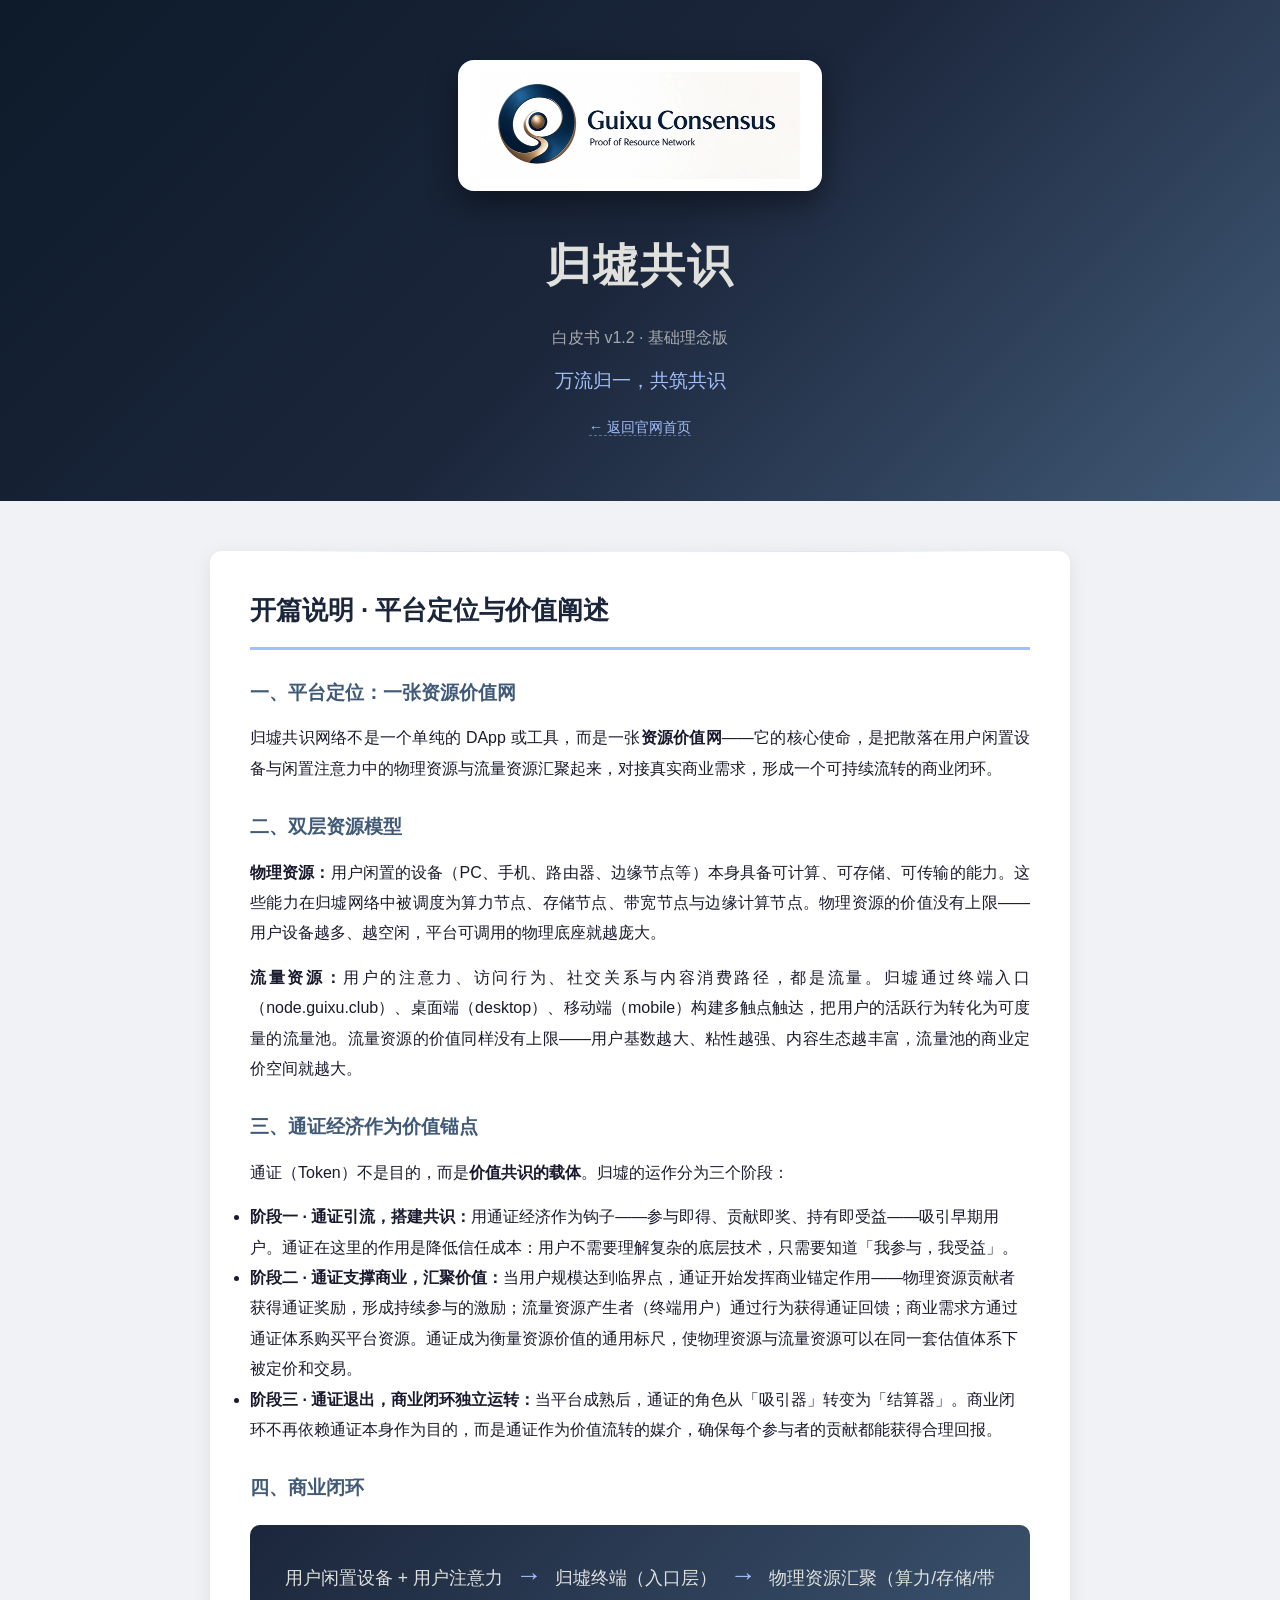
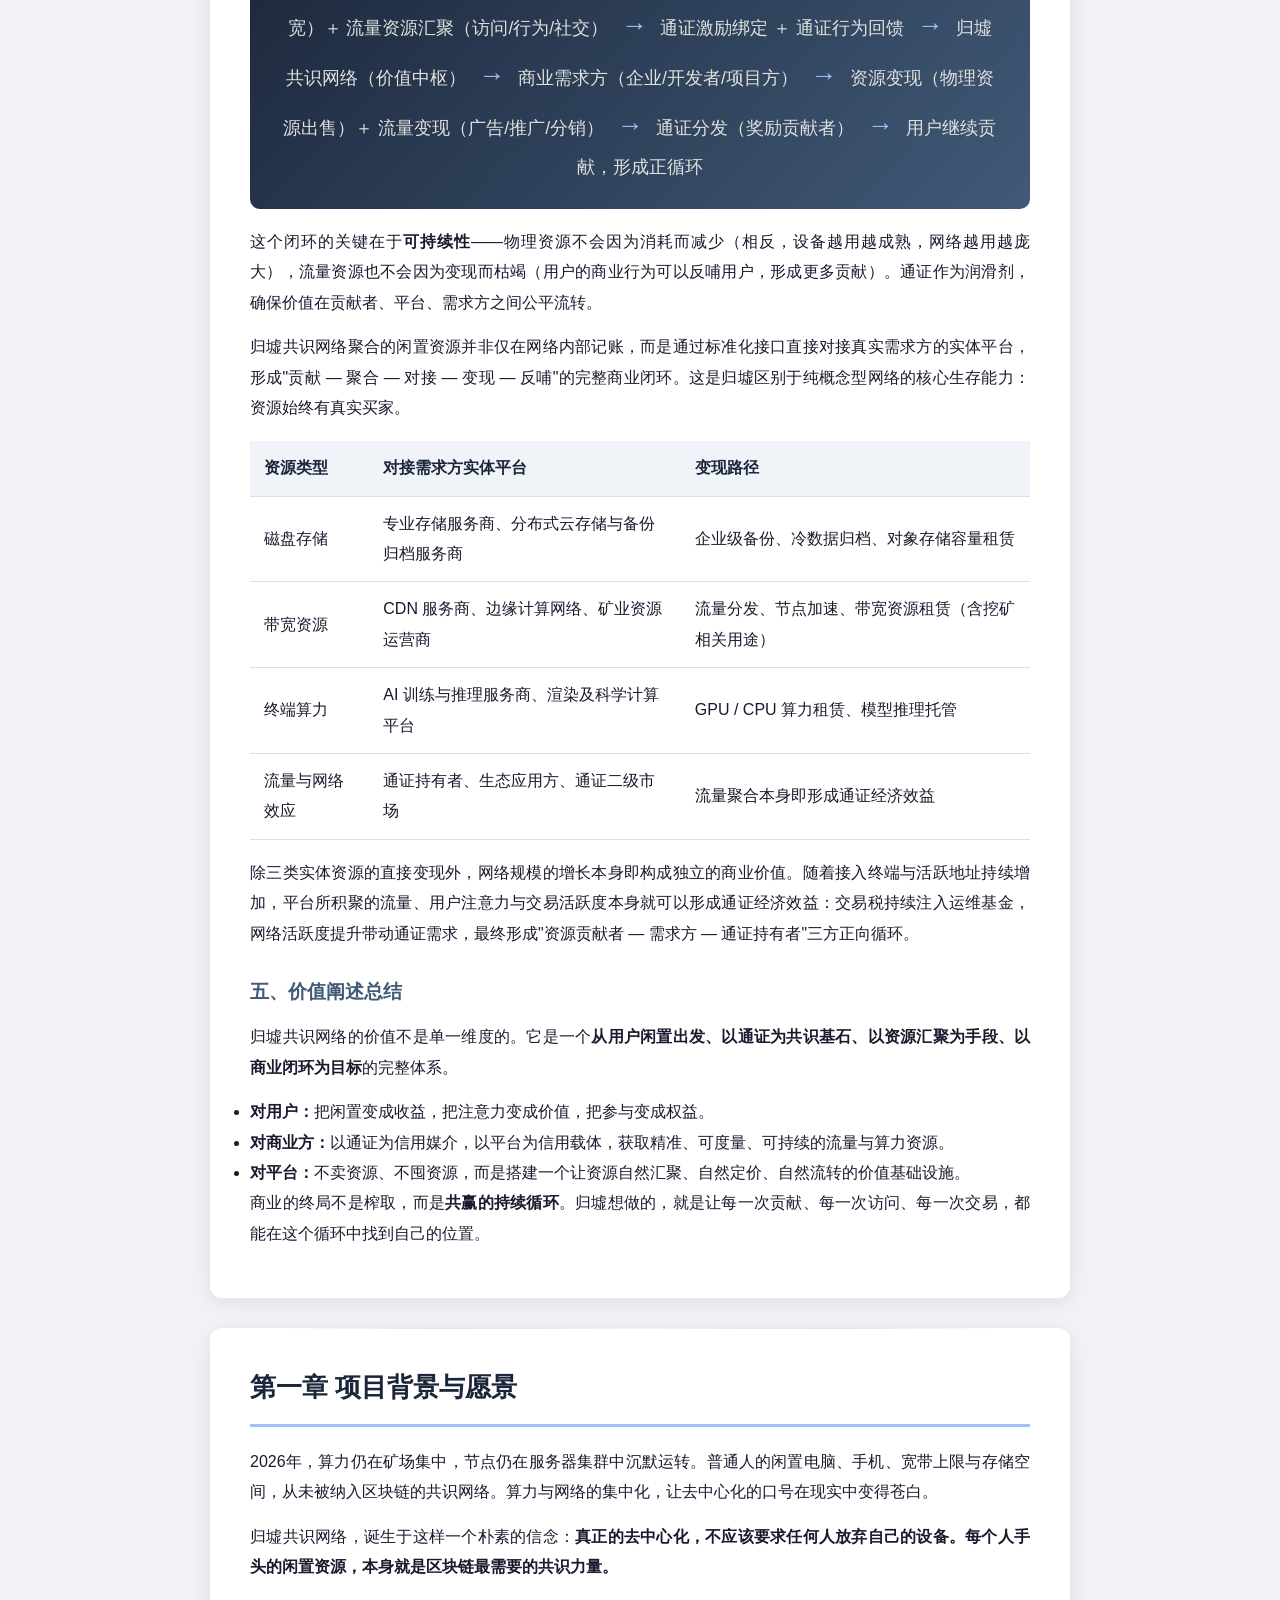
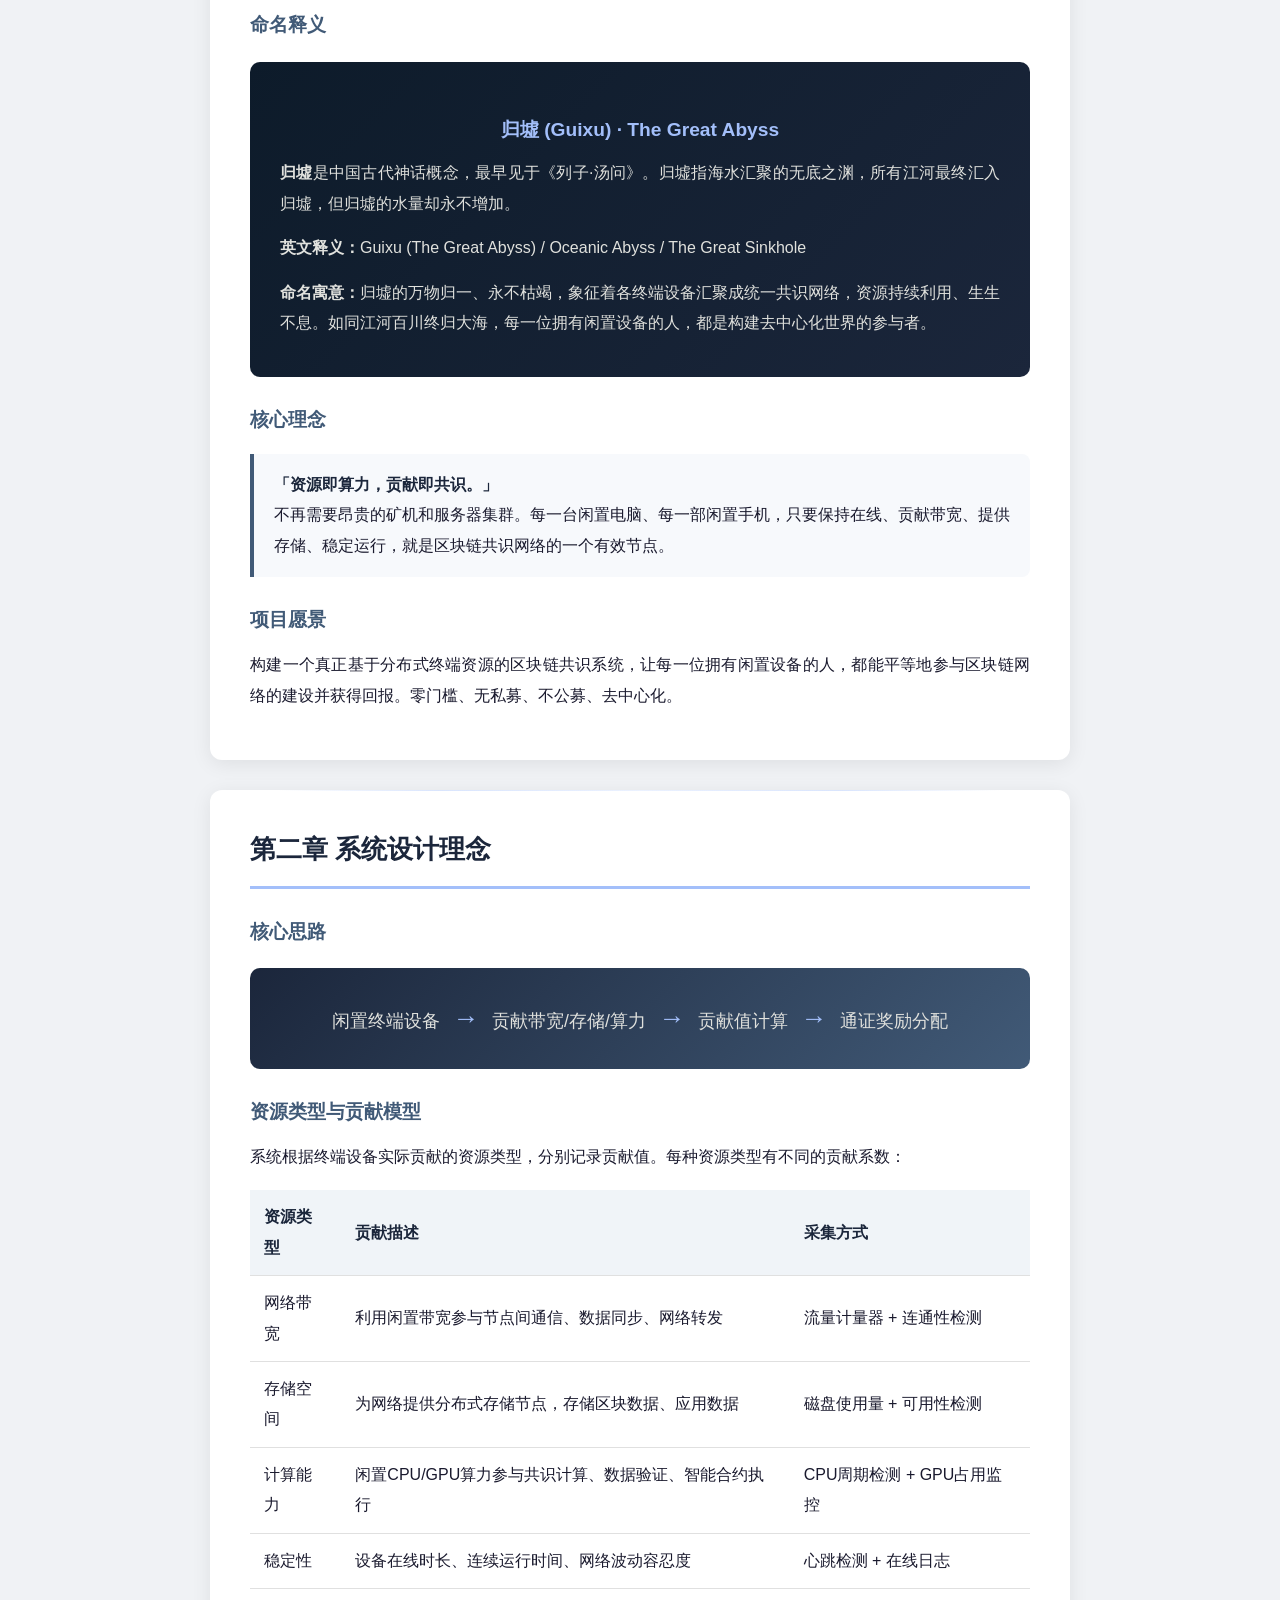
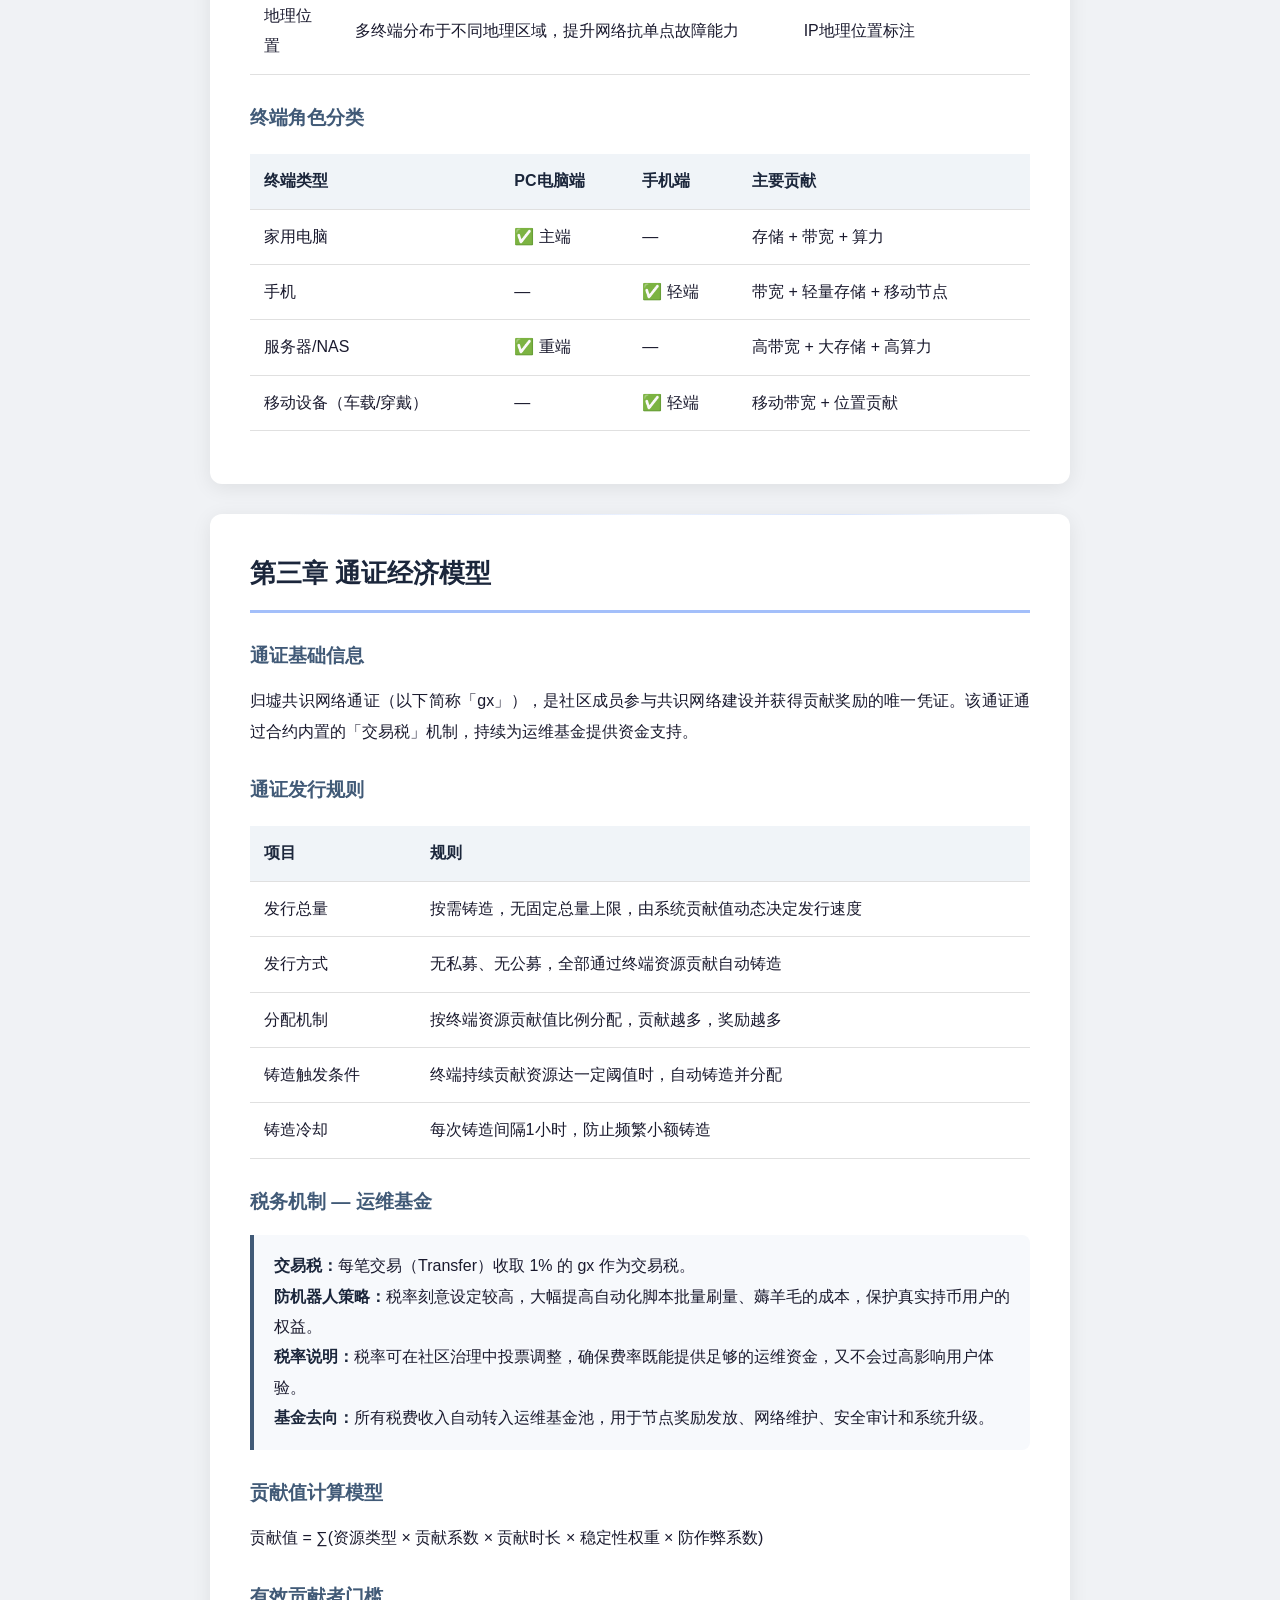
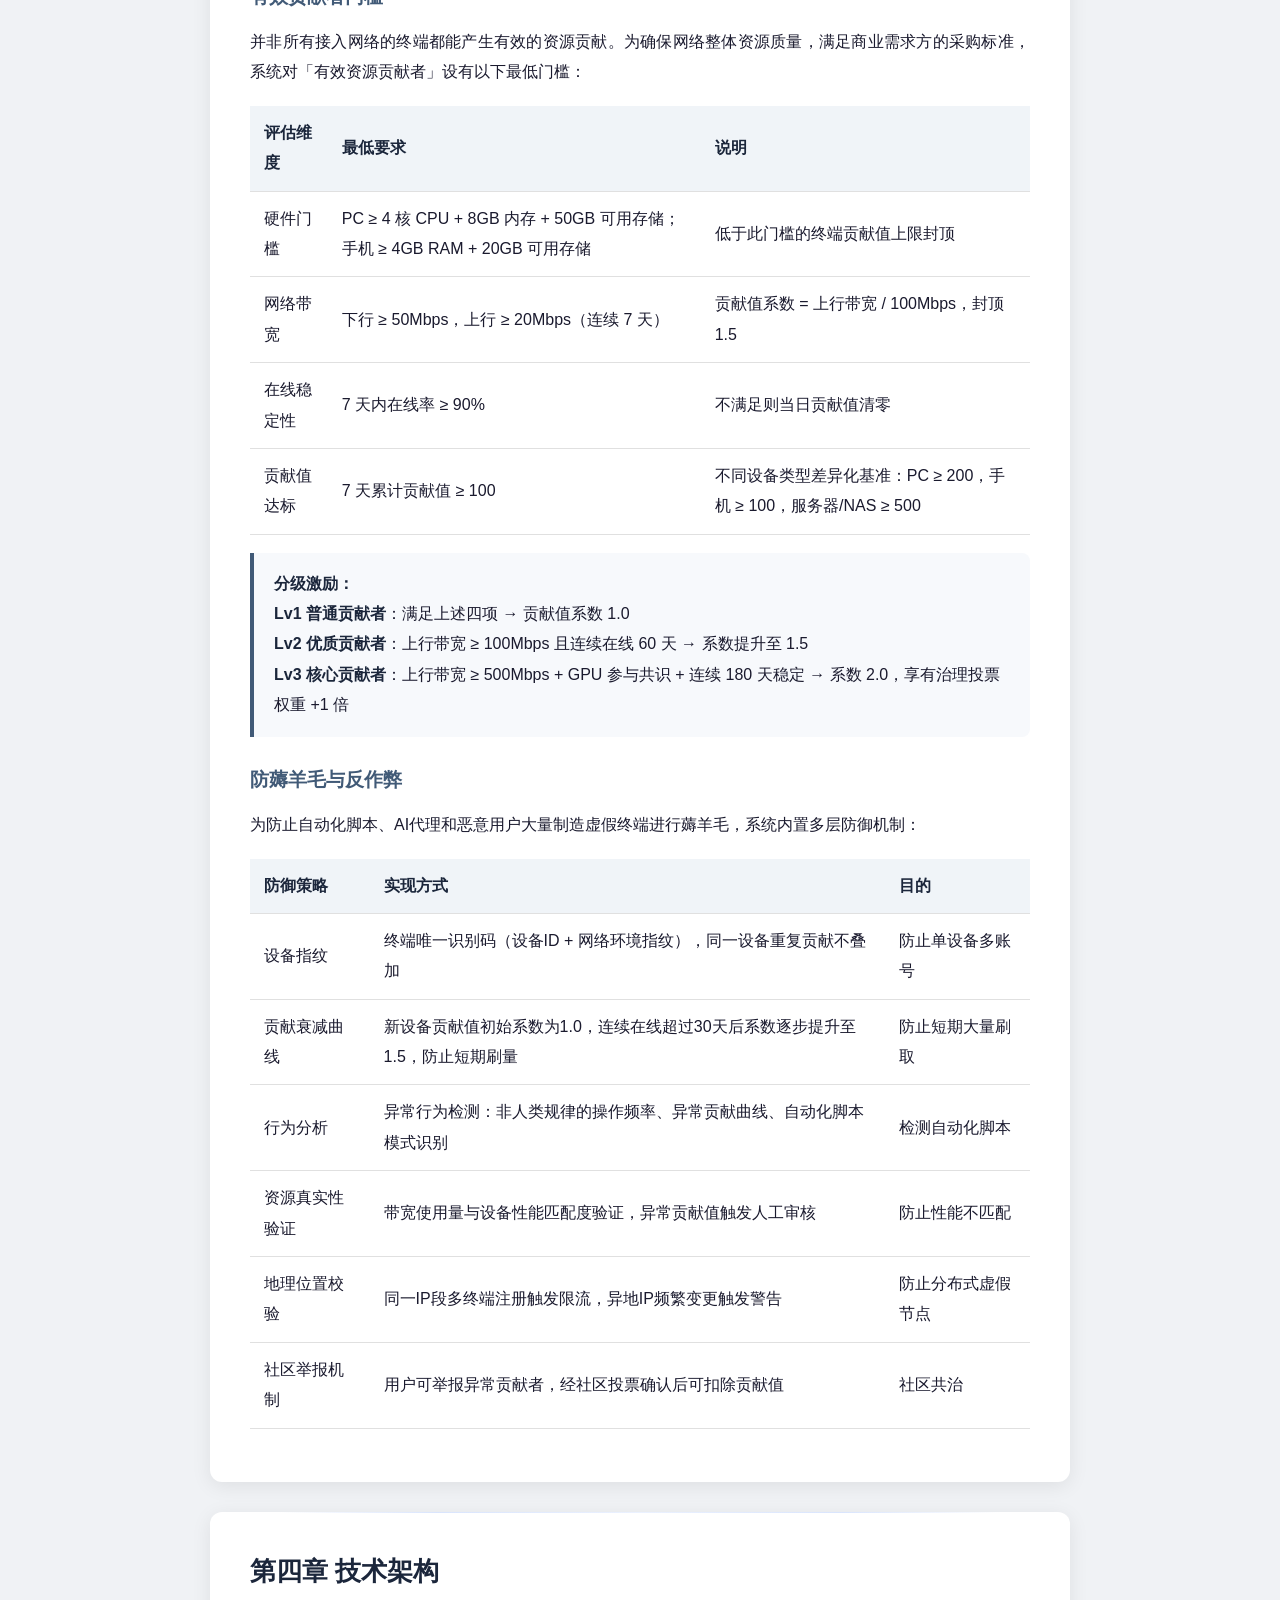
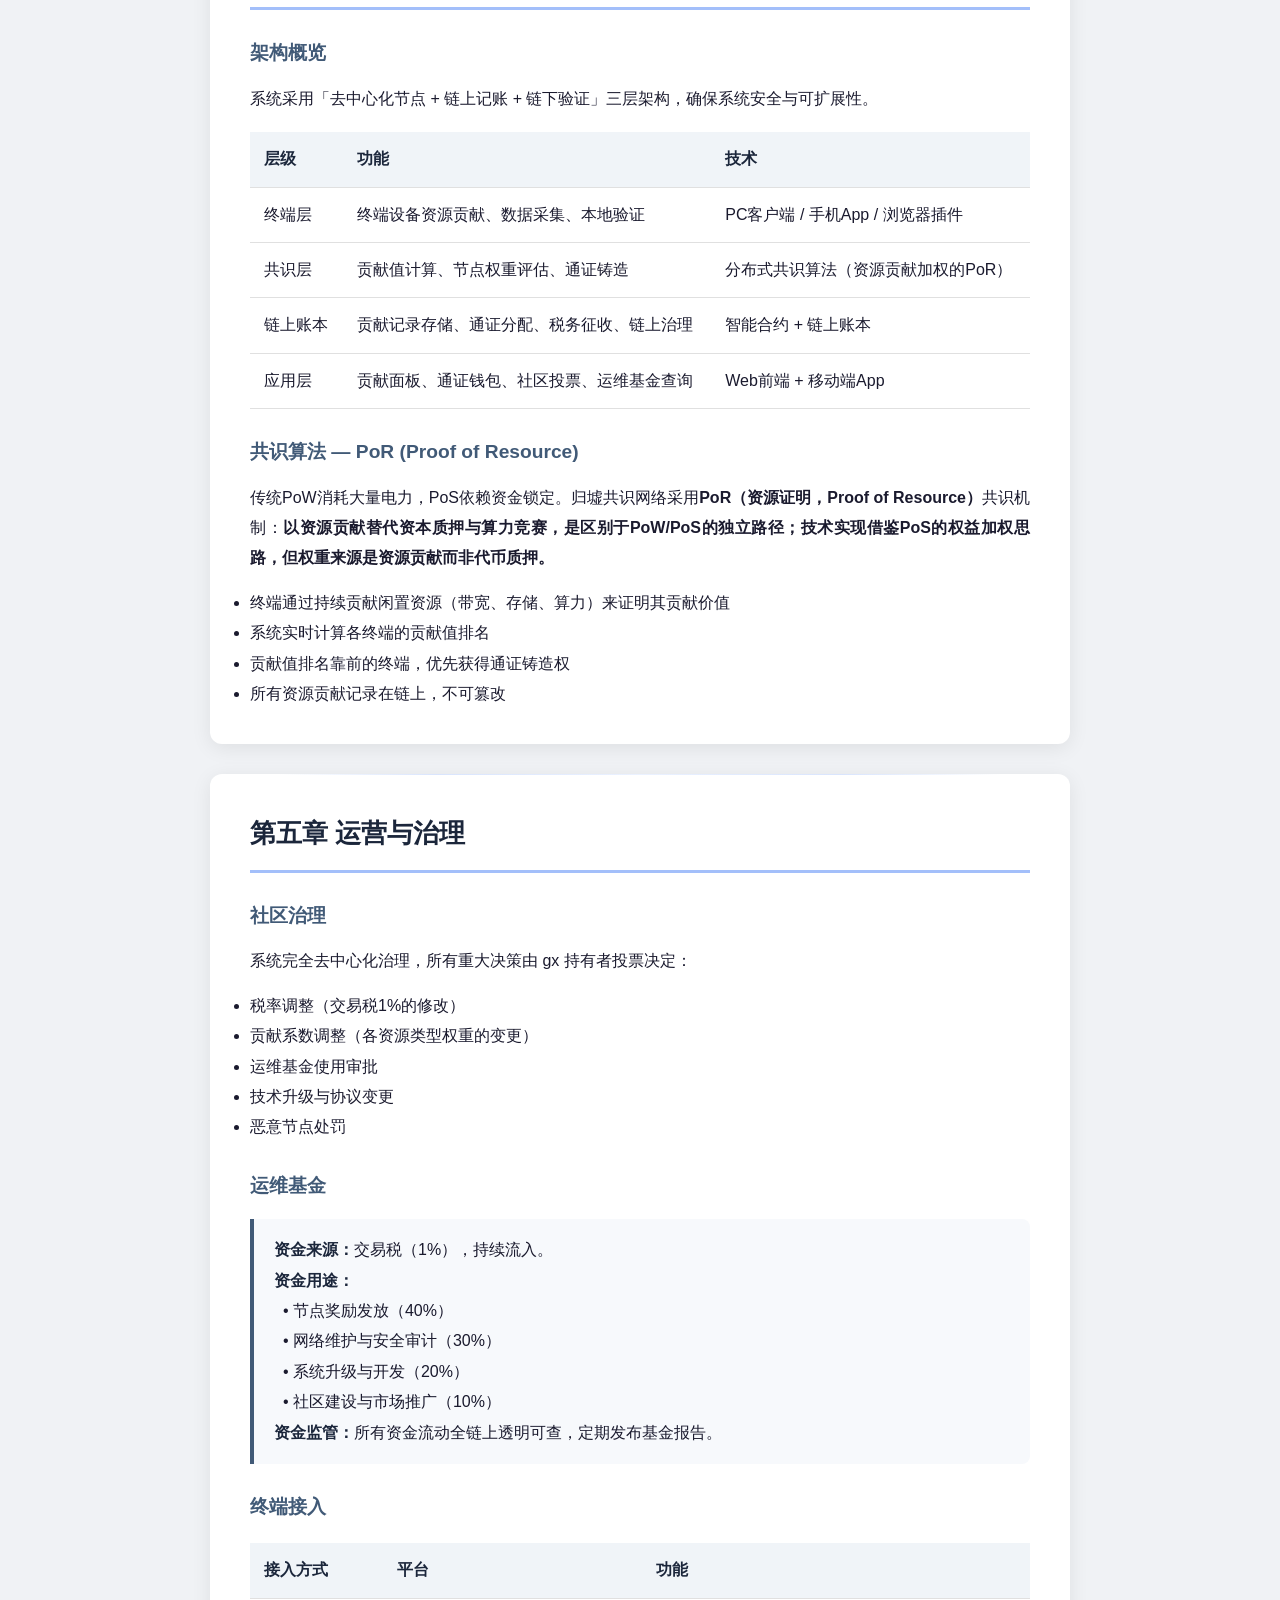
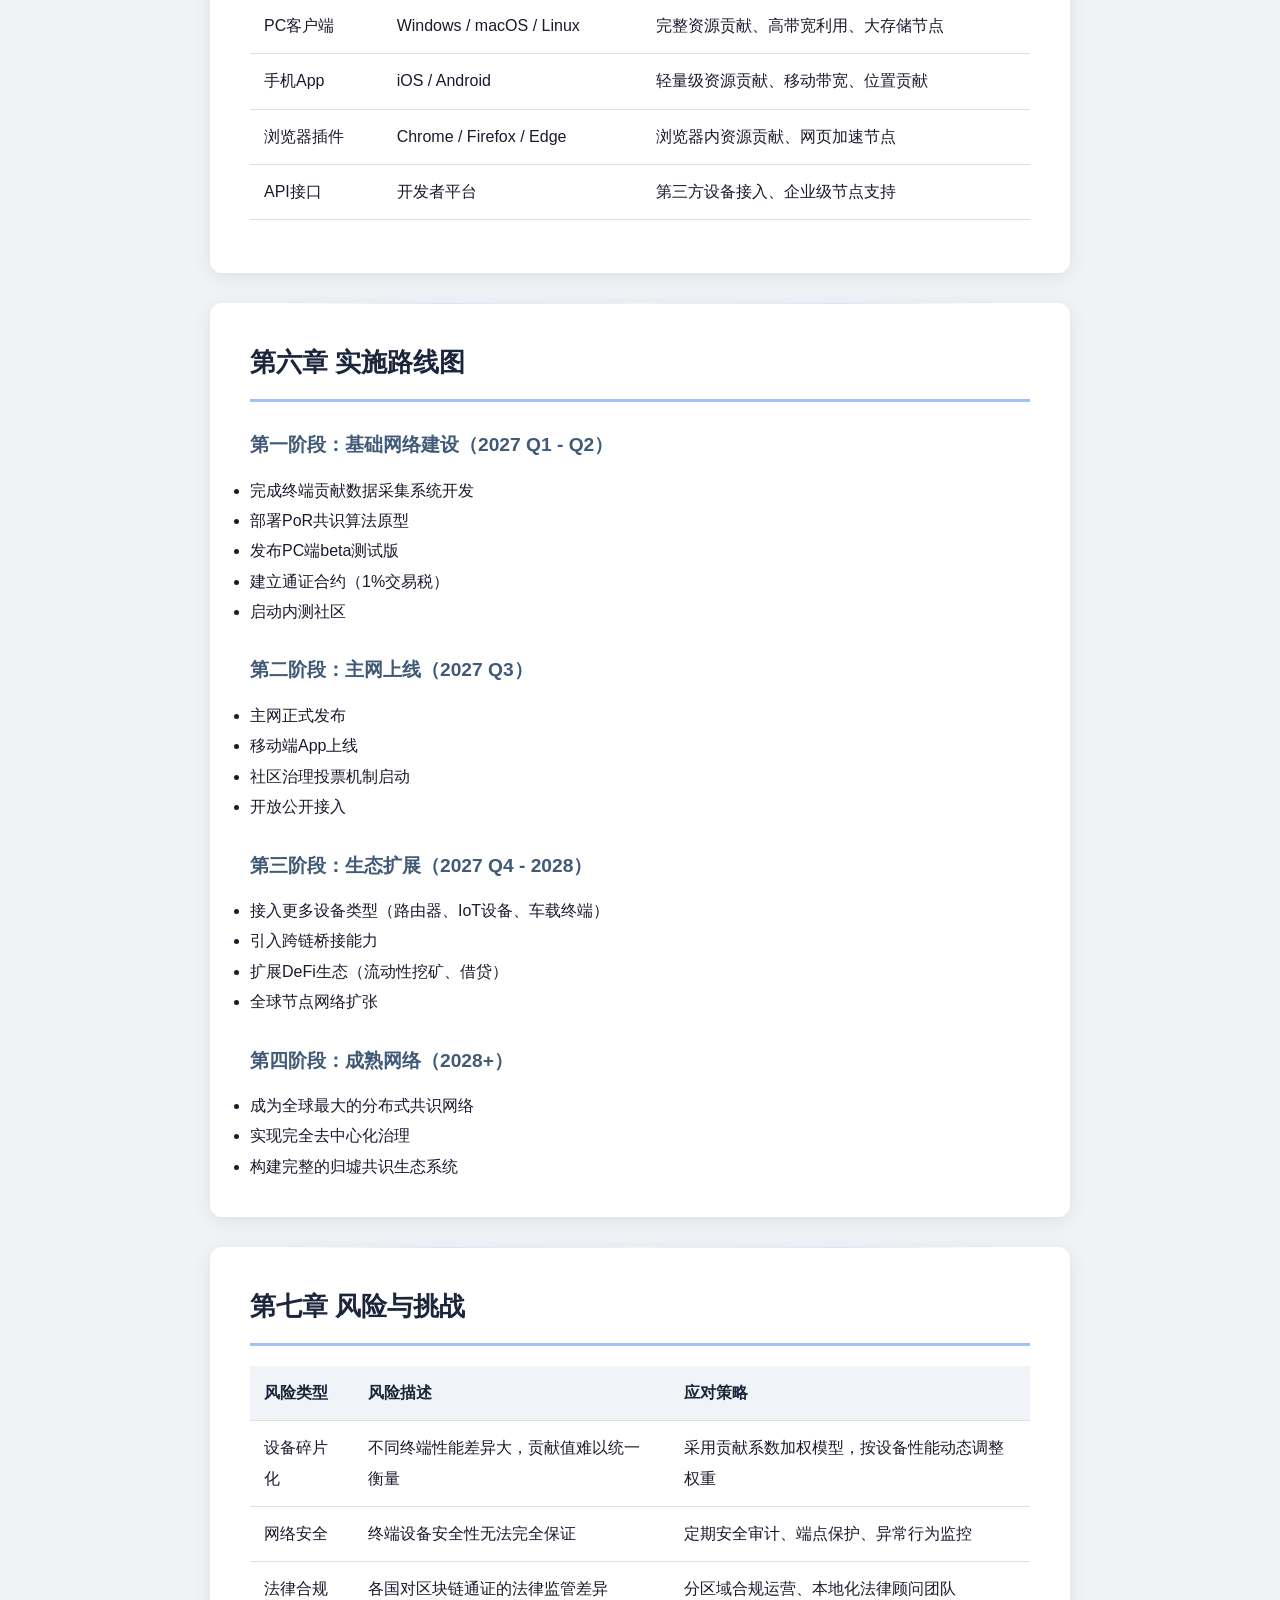
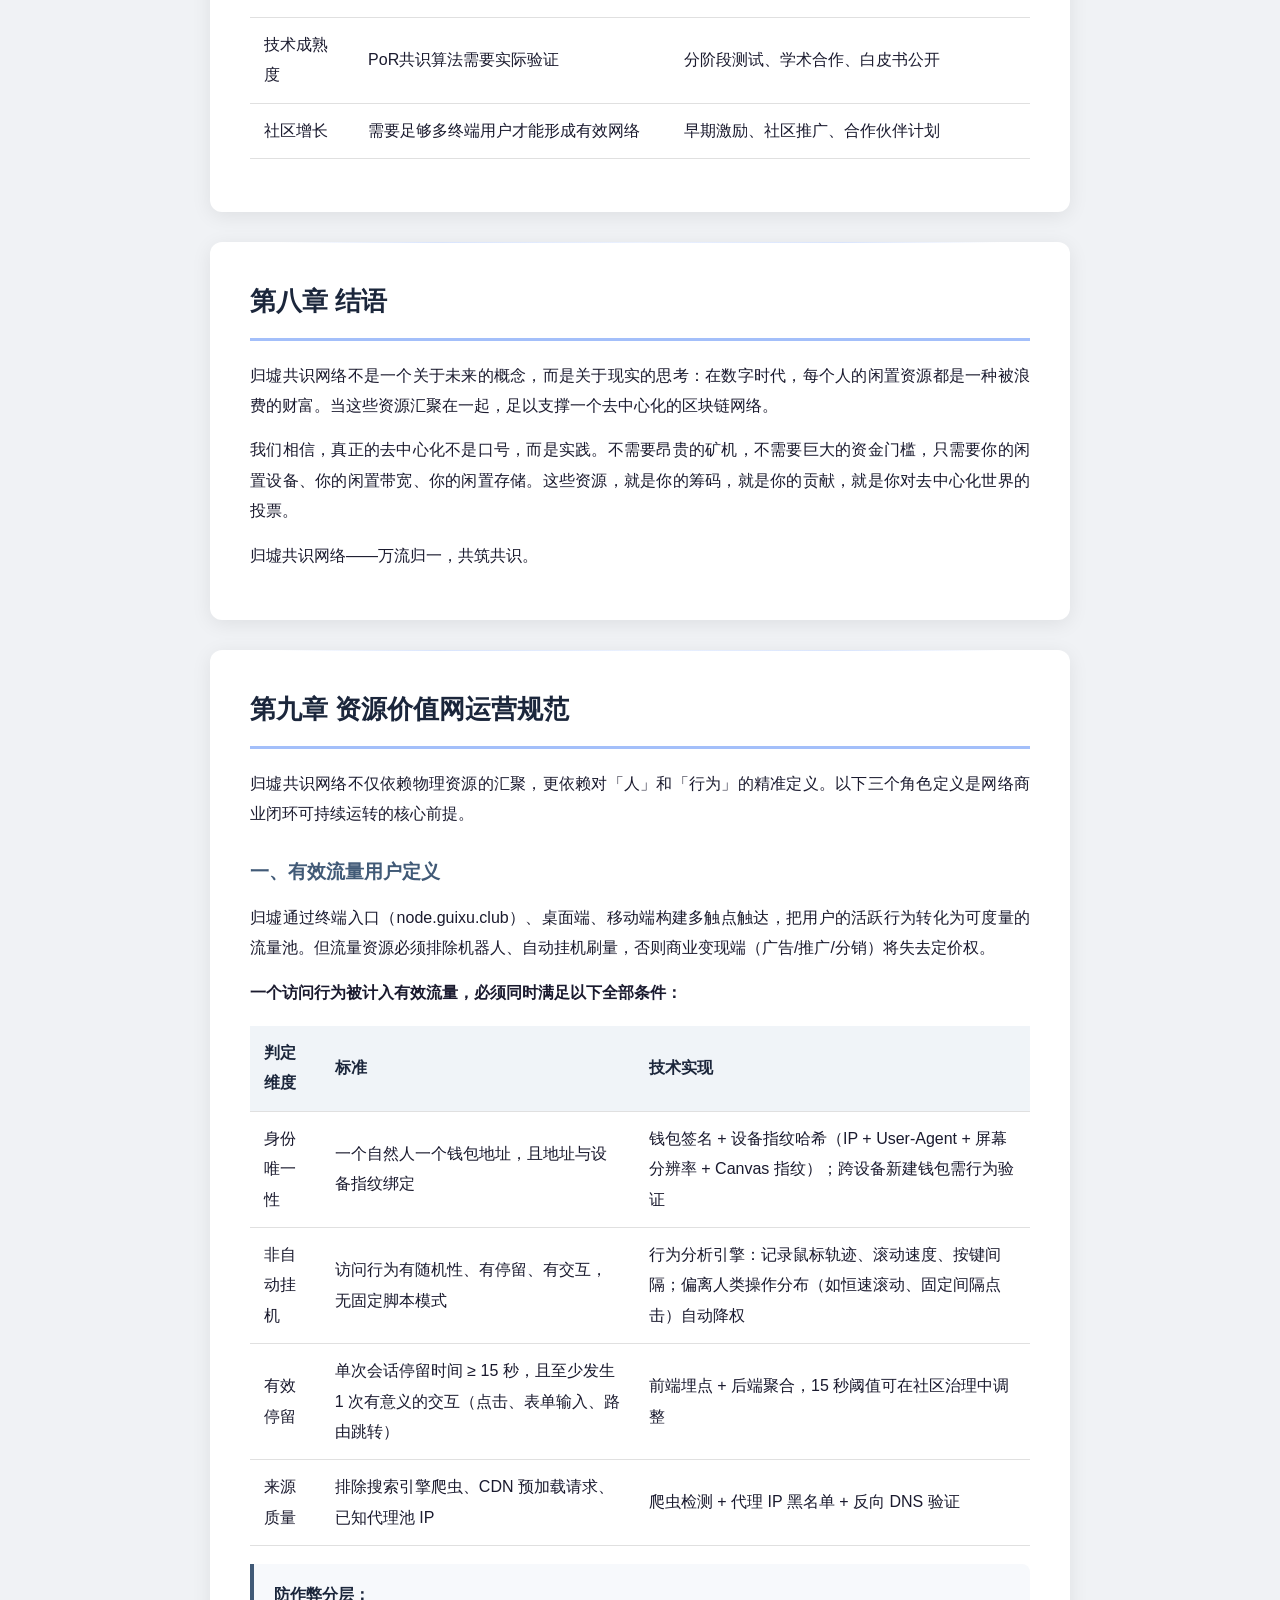
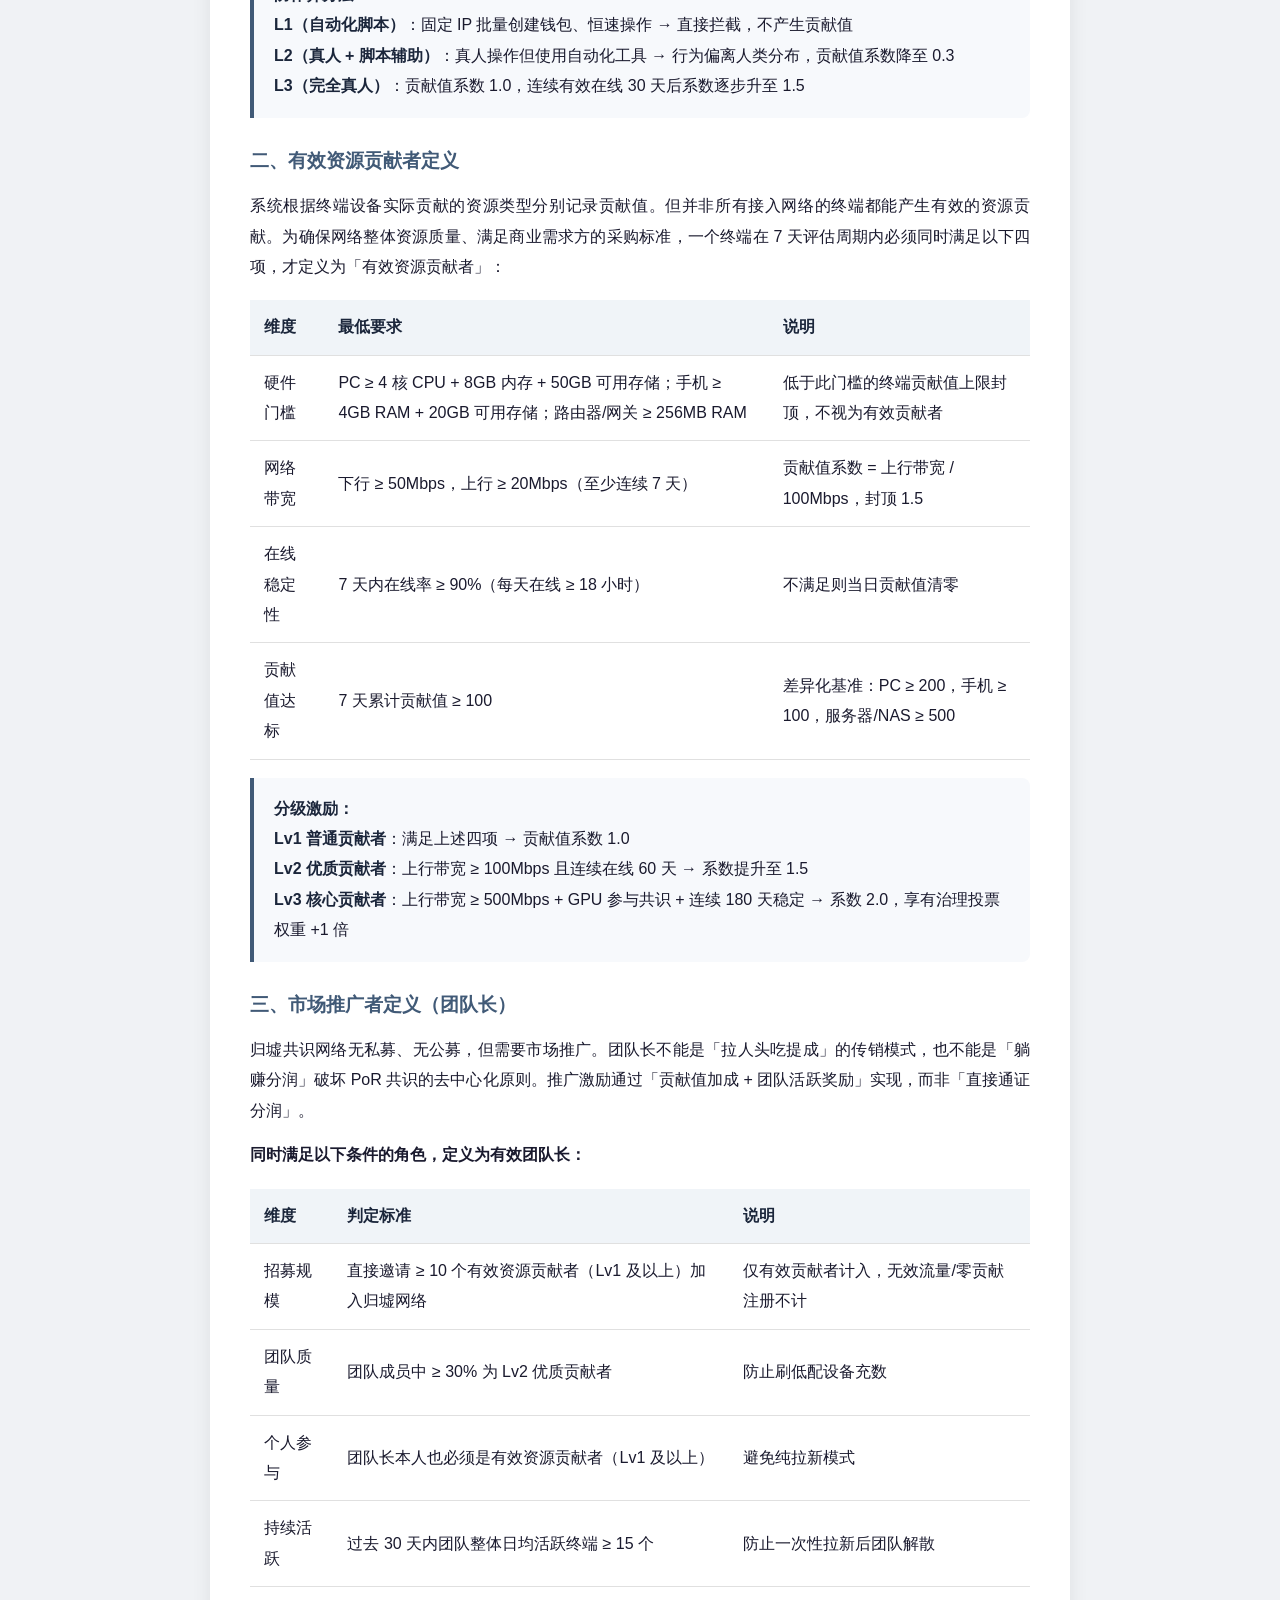
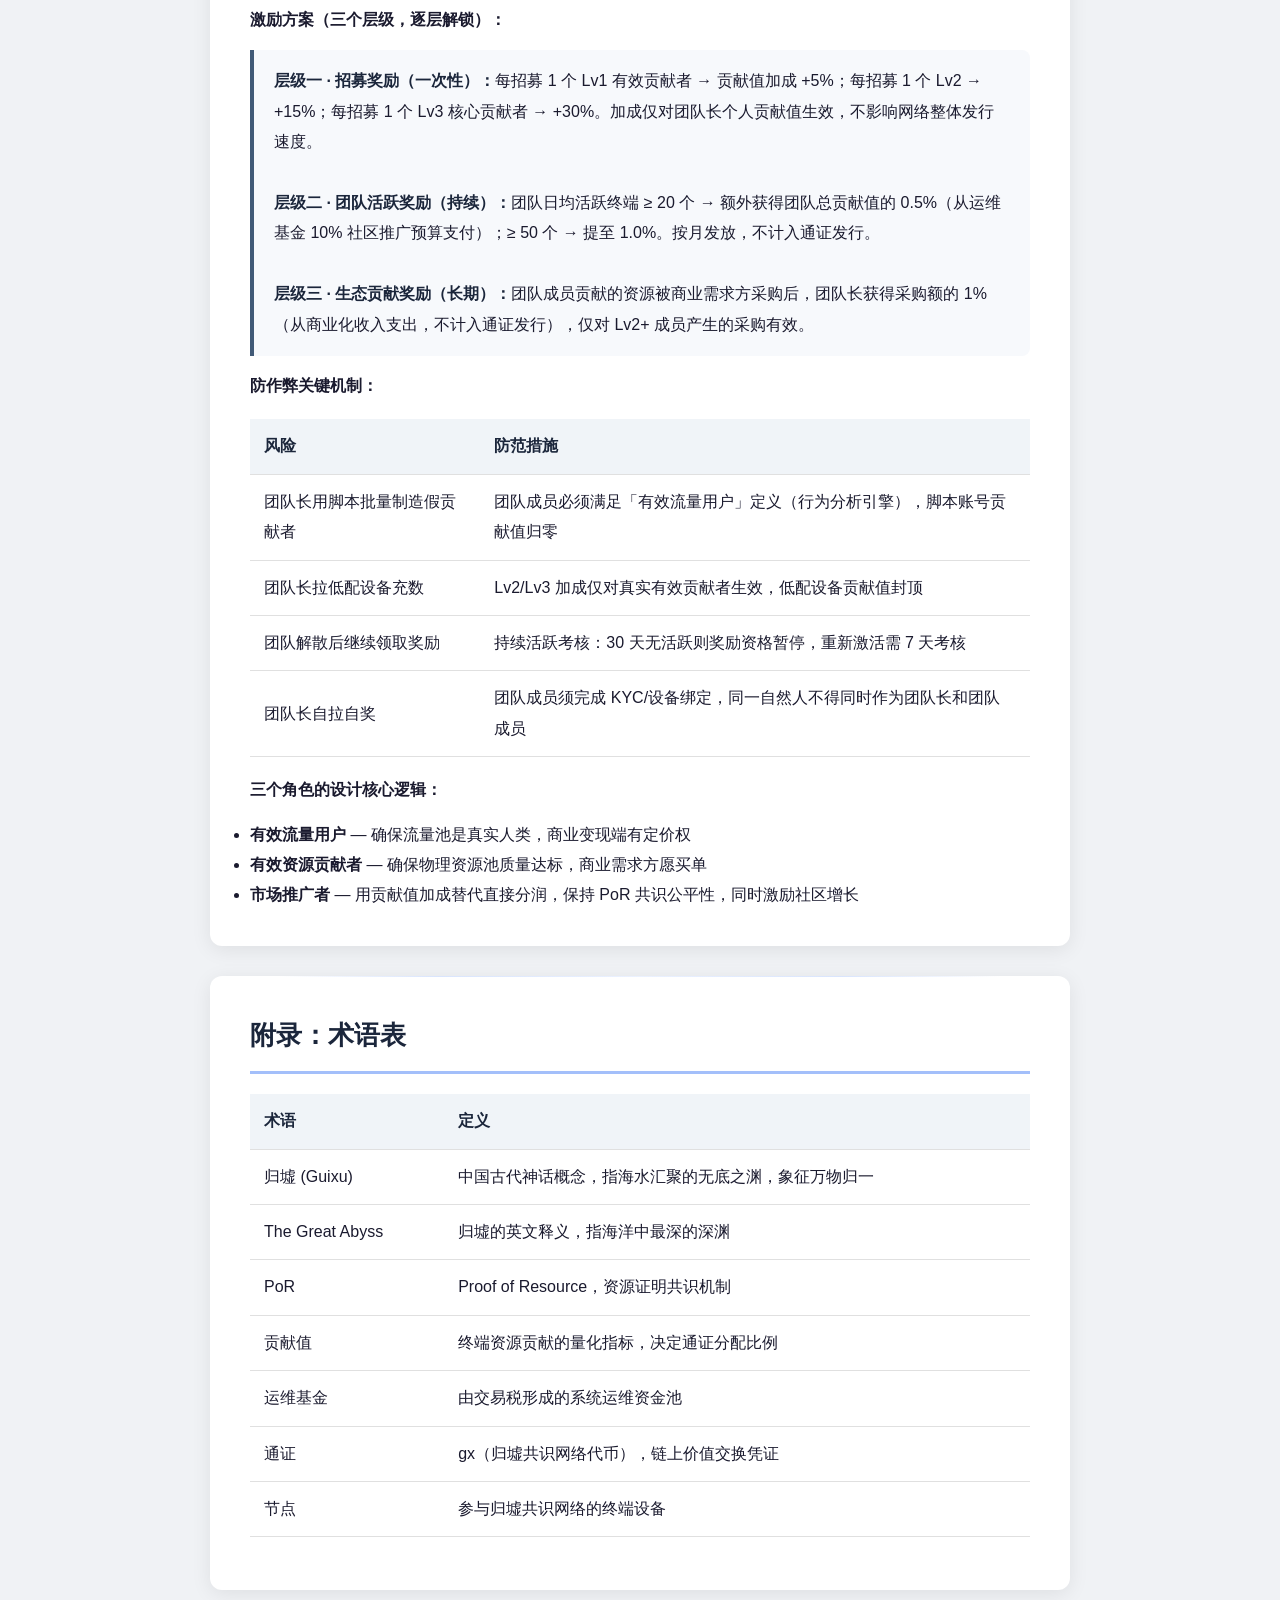
<file: guixu-consensus-whitepaper-v1.html>
<!DOCTYPE html>
<html lang="zh-CN">
<head>
<meta charset="UTF-8">
<meta name="viewport" content="width=device-width, initial-scale=1.0">
<link rel="icon" href="/favicon.ico" sizes="48x48">
<link rel="icon" type="image/png" sizes="32x32" href="/favicon-32.png?v=20260925c">
<link rel="icon" type="image/png" sizes="192x192" href="/favicon-192.png?v=20260925c">
<link rel="apple-touch-icon" sizes="180x180" href="/apple-touch-icon.png?v=20260925c">
<title>归墟共识网络白皮书 v1.2</title>
<style>
* { margin: 0; padding: 0; box-sizing: border-box; }
body { font-family: 'Microsoft YaHei', 'Segoe UI', sans-serif; background: #f0f2f5; color: #1a1a2e; line-height: 1.9; }
.hero { background: linear-gradient(135deg, #0d1b2a, #1b263b, #415a77); color: #e0e1dd; padding: 60px 20px; text-align: center; }
.hero h1 { font-size: 2.8em; letter-spacing: 2px; margin-bottom: 15px; }
.hero .version { font-size: 1em; opacity: 0.7; }
.hero .tagline { font-size: 1.2em; margin-top: 10px; color: #a3bffa; }
.container { max-width: 920px; margin: 0 auto; padding: 20px 30px; }
.section { background: white; margin: 30px 0; padding: 35px 40px; border-radius: 12px; box-shadow: 0 4px 20px rgba(0,0,0,0.08); }
.section h2 { color: #1b263b; font-size: 1.6em; border-bottom: 3px solid #a3bffa; padding-bottom: 12px; margin-bottom: 20px; }
.section h3 { color: #415a77; font-size: 1.2em; margin-top: 25px; margin-bottom: 12px; }
.section p { margin-bottom: 14px; text-align: justify; }
table { width: 100%; border-collapse: collapse; margin: 18px 0; }
th, td { padding: 12px 14px; text-align: left; border-bottom: 1px solid #e0e0e0; }
th { background: #f0f4f8; color: #1b263b; font-weight: 600; }
tr:hover td { background: #f7f9fc; }
.card { background: #f7f9fc; border-left: 4px solid #415a77; padding: 16px 20px; margin: 15px 0; border-radius: 0 8px 8px 0; }
.card strong { color: #1b263b; }
.flow-box { background: linear-gradient(135deg, #1b263b, #415a77); color: #e0e1dd; padding: 25px 30px; margin: 18px 0; border-radius: 10px; text-align: center; font-size: 1.1em; }
.flow-box .arrow { color: #a3bffa; font-size: 1.5em; margin: 0 8px; }
.name-box { background: linear-gradient(135deg, #0d1b2a, #1b263b); color: #e0e1dd; padding: 25px 30px; margin: 18px 0; border-radius: 10px; text-align: center; }
.name-box h3 { color: #a3bffa; margin-bottom: 10px; }

  /* 品牌词返回首页 */
  .home-link { color: inherit; text-decoration: none; border-bottom: 2px solid transparent;
               transition: color .2s, border-color .2s; cursor: pointer; }
  .home-link:hover { color: #a3bffa; border-bottom-color: rgba(163,191,250,.5); }
  .back-home { margin-top: 14px; font-size: .9em; }
  .back-home a { color: #a3bffa; text-decoration: none; border-bottom: 1px dashed rgba(163,191,250,.45); }
  .back-home a:hover { border-bottom-style: solid; color: #c7d7ff; }
  /* ---- 品牌横版 LOGO ---- */
  .gx-logo-wide { display: inline-block; background: #fff; border-radius: 16px; padding: 12px 22px;
    box-shadow: 0 12px 30px rgba(0,0,0,.42); line-height: 0; margin-bottom: 22px; transition: transform .2s; }
  .gx-logo-wide:hover { transform: translateY(-2px); }
  .gx-logo-wide img { display: block; width: 100%; max-width: 320px; height: auto; }
  .footer a { color: #415a77; text-decoration: none; }
  .footer a:hover { color: #a3bffa; text-decoration: underline; }
</style>
  <!-- 统一卡片光影系统 v2（2026-09-29） -->
  <link rel="stylesheet" href="guixu-platform/shared/gx-cards.css?v=20260929c">
</head>
<body>

<div class="hero">
  <a class="gx-logo-wide" href="/" title="归墟共识官网 / Guixu Consensus"><img src="/brand-wide-640.webp?v=20260925f" alt="Guixu Consensus — Proof of Resource Network"></a>
  <h1><a class="home-link" href="/" title="返回归墟共识平台首页">归墟</a>共识</h1>
  <p class="version">白皮书 v1.2 · 基础理念版</p>
  <p class="tagline">万流归一，共筑共识</p>
  <p class="back-home"><a href="/">← 返回官网首页</a></p>
</div>

<div class="container">

<!-- ========== 平台定位与价值阐述 ========== -->
<div class="section">
  <h2>开篇说明 · 平台定位与价值阐述</h2>

  <h3>一、平台定位：一张资源价值网</h3>
  <p>归墟共识网络不是一个单纯的 DApp 或工具，而是一张<strong>资源价值网</strong>——它的核心使命，是把散落在用户闲置设备与闲置注意力中的物理资源与流量资源汇聚起来，对接真实商业需求，形成一个可持续流转的商业闭环。</p>

  <h3>二、双层资源模型</h3>
  <p><strong>物理资源：</strong>用户闲置的设备（PC、手机、路由器、边缘节点等）本身具备可计算、可存储、可传输的能力。这些能力在归墟网络中被调度为算力节点、存储节点、带宽节点与边缘计算节点。物理资源的价值没有上限——用户设备越多、越空闲，平台可调用的物理底座就越庞大。</p>
  <p><strong>流量资源：</strong>用户的注意力、访问行为、社交关系与内容消费路径，都是流量。归墟通过终端入口（node.guixu.club）、桌面端（desktop）、移动端（mobile）构建多触点触达，把用户的活跃行为转化为可度量的流量池。流量资源的价值同样没有上限——用户基数越大、粘性越强、内容生态越丰富，流量池的商业定价空间就越大。</p>

  <h3>三、通证经济作为价值锚点</h3>
  <p>通证（Token）不是目的，而是<strong>价值共识的载体</strong>。归墟的运作分为三个阶段：</p>
  <ul>
    <li><strong>阶段一 · 通证引流，搭建共识：</strong>用通证经济作为钩子——参与即得、贡献即奖、持有即受益——吸引早期用户。通证在这里的作用是降低信任成本：用户不需要理解复杂的底层技术，只需要知道「我参与，我受益」。</li>
    <li><strong>阶段二 · 通证支撑商业，汇聚价值：</strong>当用户规模达到临界点，通证开始发挥商业锚定作用——物理资源贡献者获得通证奖励，形成持续参与的激励；流量资源产生者（终端用户）通过行为获得通证回馈；商业需求方通过通证体系购买平台资源。通证成为衡量资源价值的通用标尺，使物理资源与流量资源可以在同一套估值体系下被定价和交易。</li>
    <li><strong>阶段三 · 通证退出，商业闭环独立运转：</strong>当平台成熟后，通证的角色从「吸引器」转变为「结算器」。商业闭环不再依赖通证本身作为目的，而是通证作为价值流转的媒介，确保每个参与者的贡献都能获得合理回报。</li>
  </ul>

  <h3>四、商业闭环</h3>
  <div class="flow-box">
    用户闲置设备 + 用户注意力 <span class="arrow">→</span> 归墟终端（入口层） <span class="arrow">→</span> 物理资源汇聚（算力/存储/带宽）＋ 流量资源汇聚（访问/行为/社交） <span class="arrow">→</span> 通证激励绑定 ＋ 通证行为回馈 <span class="arrow">→</span> 归墟共识网络（价值中枢） <span class="arrow">→</span> 商业需求方（企业/开发者/项目方） <span class="arrow">→</span> 资源变现（物理资源出售）＋ 流量变现（广告/推广/分销） <span class="arrow">→</span> 通证分发（奖励贡献者） <span class="arrow">→</span> 用户继续贡献，形成正循环
  </div>
  <p>这个闭环的关键在于<strong>可持续性</strong>——物理资源不会因为消耗而减少（相反，设备越用越成熟，网络越用越庞大），流量资源也不会因为变现而枯竭（用户的商业行为可以反哺用户，形成更多贡献）。通证作为润滑剂，确保价值在贡献者、平台、需求方之间公平流转。</p>
  <p>归墟共识网络聚合的闲置资源并非仅在网络内部记账，而是通过标准化接口直接对接真实需求方的实体平台，形成"贡献 — 聚合 — 对接 — 变现 — 反哺"的完整商业闭环。这是归墟区别于纯概念型网络的核心生存能力：资源始终有真实买家。</p>
  <table>
    <thead>
      <tr><th>资源类型</th><th>对接需求方实体平台</th><th>变现路径</th></tr>
    </thead>
    <tbody>
      <tr><td>磁盘存储</td><td>专业存储服务商、分布式云存储与备份归档服务商</td><td>企业级备份、冷数据归档、对象存储容量租赁</td></tr>
      <tr><td>带宽资源</td><td>CDN 服务商、边缘计算网络、矿业资源运营商</td><td>流量分发、节点加速、带宽资源租赁（含挖矿相关用途）</td></tr>
      <tr><td>终端算力</td><td>AI 训练与推理服务商、渲染及科学计算平台</td><td>GPU / CPU 算力租赁、模型推理托管</td></tr>
      <tr><td>流量与网络效应</td><td>通证持有者、生态应用方、通证二级市场</td><td>流量聚合本身即形成通证经济效益</td></tr>
    </tbody>
  </table>
  <p>除三类实体资源的直接变现外，网络规模的增长本身即构成独立的商业价值。随着接入终端与活跃地址持续增加，平台所积聚的流量、用户注意力与交易活跃度本身就可以形成通证经济效益：交易税持续注入运维基金，网络活跃度提升带动通证需求，最终形成"资源贡献者 — 需求方 — 通证持有者"三方正向循环。</p>

  <h3>五、价值阐述总结</h3>
  <p>归墟共识网络的价值不是单一维度的。它是一个<strong>从用户闲置出发、以通证为共识基石、以资源汇聚为手段、以商业闭环为目标</strong>的完整体系。</p>
  <ul>
    <li><strong>对用户：</strong>把闲置变成收益，把注意力变成价值，把参与变成权益。</li>
    <li><strong>对商业方：</strong>以通证为信用媒介，以平台为信用载体，获取精准、可度量、可持续的流量与算力资源。</li>
    <li><strong>对平台：</strong>不卖资源、不囤资源，而是搭建一个让资源自然汇聚、自然定价、自然流转的价值基础设施。</li>
  </ul>
  <p>商业的终局不是榨取，而是<strong>共赢的持续循环</strong>。归墟想做的，就是让每一次贡献、每一次访问、每一次交易，都能在这个循环中找到自己的位置。</p>
</div>

<!-- ========== 第一章 ========== -->
<div class="section">
  <h2>第一章 项目背景与愿景</h2>

  <p>2026年，算力仍在矿场集中，节点仍在服务器集群中沉默运转。普通人的闲置电脑、手机、宽带上限与存储空间，从未被纳入区块链的共识网络。算力与网络的集中化，让去中心化的口号在现实中变得苍白。</p>

  <p>归墟共识网络，诞生于这样一个朴素的信念：<strong>真正的去中心化，不应该要求任何人放弃自己的设备。每个人手头的闲置资源，本身就是区块链最需要的共识力量。</strong></p>

  <h3>命名释义</h3>

  <div class="name-box">
    <h3>归墟 (Guixu) · The Great Abyss</h3>
    <p><strong>归墟</strong>是中国古代神话概念，最早见于《列子·汤问》。归墟指海水汇聚的无底之渊，所有江河最终汇入归墟，但归墟的水量却永不增加。</p>
    <p><strong>英文释义：</strong>Guixu (The Great Abyss) / Oceanic Abyss / The Great Sinkhole</p>
    <p><strong>命名寓意：</strong>归墟的万物归一、永不枯竭，象征着各终端设备汇聚成统一共识网络，资源持续利用、生生不息。如同江河百川终归大海，每一位拥有闲置设备的人，都是构建去中心化世界的参与者。</p>
  </div>

  <h3>核心理念</h3>

  <div class="card">
    <strong>「资源即算力，贡献即共识。」</strong><br>
    不再需要昂贵的矿机和服务器集群。每一台闲置电脑、每一部闲置手机，只要保持在线、贡献带宽、提供存储、稳定运行，就是区块链共识网络的一个有效节点。
  </div>

  <h3>项目愿景</h3>
  <p>构建一个真正基于分布式终端资源的区块链共识系统，让每一位拥有闲置设备的人，都能平等地参与区块链网络的建设并获得回报。零门槛、无私募、不公募、去中心化。</p>
</div>

<!-- ========== 第二章 ========== -->
<div class="section">
  <h2>第二章 系统设计理念</h2>

  <h3>核心思路</h3>

  <div class="flow-box">
    闲置终端设备 <span class="arrow">→</span> 贡献带宽/存储/算力 <span class="arrow">→</span> 贡献值计算 <span class="arrow">→</span> 通证奖励分配
  </div>

  <h3>资源类型与贡献模型</h3>
  <p>系统根据终端设备实际贡献的资源类型，分别记录贡献值。每种资源类型有不同的贡献系数：</p>

  <table>
    <thead>
      <tr>
        <th>资源类型</th>
        <th>贡献描述</th>
        <th>采集方式</th>
      </tr>
    </thead>
    <tbody>
      <tr><td>网络带宽</td><td>利用闲置带宽参与节点间通信、数据同步、网络转发</td><td>流量计量器 + 连通性检测</td></tr>
      <tr><td>存储空间</td><td>为网络提供分布式存储节点，存储区块数据、应用数据</td><td>磁盘使用量 + 可用性检测</td></tr>
      <tr><td>计算能力</td><td>闲置CPU/GPU算力参与共识计算、数据验证、智能合约执行</td><td>CPU周期检测 + GPU占用监控</td></tr>
      <tr><td>稳定性</td><td>设备在线时长、连续运行时间、网络波动容忍度</td><td>心跳检测 + 在线日志</td></tr>
      <tr><td>地理位置</td><td>多终端分布于不同地理区域，提升网络抗单点故障能力</td><td>IP地理位置标注</td></tr>
    </tbody>
  </table>

  <h3>终端角色分类</h3>
  <table>
    <thead>
      <tr>
        <th>终端类型</th>
        <th>PC电脑端</th>
        <th>手机端</th>
        <th>主要贡献</th>
      </tr>
    </thead>
    <tbody>
      <tr><td>家用电脑</td><td>✅ 主端</td><td>—</td><td>存储 + 带宽 + 算力</td></tr>
      <tr><td>手机</td><td>—</td><td>✅ 轻端</td><td>带宽 + 轻量存储 + 移动节点</td></tr>
      <tr><td>服务器/NAS</td><td>✅ 重端</td><td>—</td><td>高带宽 + 大存储 + 高算力</td></tr>
      <tr><td>移动设备（车载/穿戴）</td><td>—</td><td>✅ 轻端</td><td>移动带宽 + 位置贡献</td></tr>
    </tbody>
  </table>
</div>

<!-- ========== 第三章 ========== -->
<div class="section">
  <h2>第三章 通证经济模型</h2>

  <h3>通证基础信息</h3>
  <p>归墟共识网络通证（以下简称「gx」），是社区成员参与共识网络建设并获得贡献奖励的唯一凭证。该通证通过合约内置的「交易税」机制，持续为运维基金提供资金支持。</p>

  <h3>通证发行规则</h3>
  <table>
    <thead>
      <tr>
        <th>项目</th>
        <th>规则</th>
      </tr>
    </thead>
    <tbody>
      <tr><td>发行总量</td><td>按需铸造，无固定总量上限，由系统贡献值动态决定发行速度</td></tr>
      <tr><td>发行方式</td><td>无私募、无公募，全部通过终端资源贡献自动铸造</td></tr>
      <tr><td>分配机制</td><td>按终端资源贡献值比例分配，贡献越多，奖励越多</td></tr>
      <tr><td>铸造触发条件</td><td>终端持续贡献资源达一定阈值时，自动铸造并分配</td></tr>
      <tr><td>铸造冷却</td><td>每次铸造间隔1小时，防止频繁小额铸造</td></tr>
    </tbody>
  </table>

  <h3>税务机制 — 运维基金</h3>
  <div class="card">
    <strong>交易税：</strong>每笔交易（Transfer）收取 1% 的 gx 作为交易税。<br>
    <strong>防机器人策略：</strong>税率刻意设定较高，大幅提高自动化脚本批量刷量、薅羊毛的成本，保护真实持币用户的权益。<br>
    <strong>税率说明：</strong>税率可在社区治理中投票调整，确保费率既能提供足够的运维资金，又不会过高影响用户体验。<br>
    <strong>基金去向：</strong>所有税费收入自动转入运维基金池，用于节点奖励发放、网络维护、安全审计和系统升级。
  </div>

  <h3>贡献值计算模型</h3>
  <p>贡献值 = ∑(资源类型 × 贡献系数 × 贡献时长 × 稳定性权重 × 防作弊系数)</p>

  <h3>有效贡献者门槛</h3>
  <p>并非所有接入网络的终端都能产生有效的资源贡献。为确保网络整体资源质量，满足商业需求方的采购标准，系统对「有效资源贡献者」设有以下最低门槛：</p>
  <table>
    <thead>
      <tr><th>评估维度</th><th>最低要求</th><th>说明</th></tr>
    </thead>
    <tbody>
      <tr><td>硬件门槛</td><td>PC ≥ 4 核 CPU + 8GB 内存 + 50GB 可用存储；手机 ≥ 4GB RAM + 20GB 可用存储</td><td>低于此门槛的终端贡献值上限封顶</td></tr>
      <tr><td>网络带宽</td><td>下行 ≥ 50Mbps，上行 ≥ 20Mbps（连续 7 天）</td><td>贡献值系数 = 上行带宽 / 100Mbps，封顶 1.5</td></tr>
      <tr><td>在线稳定性</td><td>7 天内在线率 ≥ 90%</td><td>不满足则当日贡献值清零</td></tr>
      <tr><td>贡献值达标</td><td>7 天累计贡献值 ≥ 100</td><td>不同设备类型差异化基准：PC ≥ 200，手机 ≥ 100，服务器/NAS ≥ 500</td></tr>
    </tbody>
  </table>
  <div class="card">
    <strong>分级激励：</strong><br>
    <strong>Lv1 普通贡献者</strong>：满足上述四项 → 贡献值系数 1.0<br>
    <strong>Lv2 优质贡献者</strong>：上行带宽 ≥ 100Mbps 且连续在线 60 天 → 系数提升至 1.5<br>
    <strong>Lv3 核心贡献者</strong>：上行带宽 ≥ 500Mbps + GPU 参与共识 + 连续 180 天稳定 → 系数 2.0，享有治理投票权重 +1 倍
  </div>

  <h3>防薅羊毛与反作弊</h3>
  <p>为防止自动化脚本、AI代理和恶意用户大量制造虚假终端进行薅羊毛，系统内置多层防御机制：</p>

  <table>
    <thead>
      <tr><th>防御策略</th><th>实现方式</th><th>目的</th></tr>
    </thead>
    <tbody>
      <tr><td>设备指纹</td><td>终端唯一识别码（设备ID + 网络环境指纹），同一设备重复贡献不叠加</td><td>防止单设备多账号</td></tr>
      <tr><td>贡献衰减曲线</td><td>新设备贡献值初始系数为1.0，连续在线超过30天后系数逐步提升至1.5，防止短期刷量</td><td>防止短期大量刷取</td></tr>
      <tr><td>行为分析</td><td>异常行为检测：非人类规律的操作频率、异常贡献曲线、自动化脚本模式识别</td><td>检测自动化脚本</td></tr>
      <tr><td>资源真实性验证</td><td>带宽使用量与设备性能匹配度验证，异常贡献值触发人工审核</td><td>防止性能不匹配</td></tr>
      <tr><td>地理位置校验</td><td>同一IP段多终端注册触发限流，异地IP频繁变更触发警告</td><td>防止分布式虚假节点</td></tr>
      <tr><td>社区举报机制</td><td>用户可举报异常贡献者，经社区投票确认后可扣除贡献值</td><td>社区共治</td></tr>
    </tbody>
  </table>
</div>

<!-- ========== 第四章 ========== -->
<div class="section">
  <h2>第四章 技术架构</h2>

  <h3>架构概览</h3>
  <p>系统采用「去中心化节点 + 链上记账 + 链下验证」三层架构，确保系统安全与可扩展性。</p>

  <table>
    <thead>
      <tr>
        <th>层级</th>
        <th>功能</th>
        <th>技术</th>
      </tr>
    </thead>
    <tbody>
      <tr><td>终端层</td><td>终端设备资源贡献、数据采集、本地验证</td><td>PC客户端 / 手机App / 浏览器插件</td></tr>
      <tr><td>共识层</td><td>贡献值计算、节点权重评估、通证铸造</td><td>分布式共识算法（资源贡献加权的PoR）</td></tr>
      <tr><td>链上账本</td><td>贡献记录存储、通证分配、税务征收、链上治理</td><td>智能合约 + 链上账本</td></tr>
      <tr><td>应用层</td><td>贡献面板、通证钱包、社区投票、运维基金查询</td><td>Web前端 + 移动端App</td></tr>
    </tbody>
  </table>

  <h3>共识算法 — PoR (Proof of Resource)</h3>
  <p>传统PoW消耗大量电力，PoS依赖资金锁定。归墟共识网络采用<strong>PoR（资源证明，Proof of Resource）</strong>共识机制：<strong>以资源贡献替代资本质押与算力竞赛，是区别于PoW/PoS的独立路径；技术实现借鉴PoS的权益加权思路，但权重来源是资源贡献而非代币质押。</strong></p>
  <ul>
    <li>终端通过持续贡献闲置资源（带宽、存储、算力）来证明其贡献价值</li>
    <li>系统实时计算各终端的贡献值排名</li>
    <li>贡献值排名靠前的终端，优先获得通证铸造权</li>
    <li>所有资源贡献记录在链上，不可篡改</li>
  </ul>
</div>

<!-- ========== 第五章 ========== -->
<div class="section">
  <h2>第五章 运营与治理</h2>

  <h3>社区治理</h3>
  <p>系统完全去中心化治理，所有重大决策由 gx 持有者投票决定：</p>
  <ul>
    <li>税率调整（交易税1%的修改）</li>
    <li>贡献系数调整（各资源类型权重的变更）</li>
    <li>运维基金使用审批</li>
    <li>技术升级与协议变更</li>
    <li>恶意节点处罚</li>
  </ul>

  <h3>运维基金</h3>
  <div class="card">
    <strong>资金来源：</strong>交易税（1%），持续流入。<br>
    <strong>资金用途：</strong><br>
    &nbsp;&nbsp;• 节点奖励发放（40%）<br>
    &nbsp;&nbsp;• 网络维护与安全审计（30%）<br>
    &nbsp;&nbsp;• 系统升级与开发（20%）<br>
    &nbsp;&nbsp;• 社区建设与市场推广（10%）<br>
    <strong>资金监管：</strong>所有资金流动全链上透明可查，定期发布基金报告。
  </div>

  <h3>终端接入</h3>
  <table>
    <thead>
      <tr><th>接入方式</th><th>平台</th><th>功能</th></tr>
    </thead>
    <tbody>
      <tr><td>PC客户端</td><td>Windows / macOS / Linux</td><td>完整资源贡献、高带宽利用、大存储节点</td></tr>
      <tr><td>手机App</td><td>iOS / Android</td><td>轻量级资源贡献、移动带宽、位置贡献</td></tr>
      <tr><td>浏览器插件</td><td>Chrome / Firefox / Edge</td><td>浏览器内资源贡献、网页加速节点</td></tr>
      <tr><td>API接口</td><td>开发者平台</td><td>第三方设备接入、企业级节点支持</td></tr>
    </tbody>
  </table>
</div>

<!-- ========== 第六章 ========== -->
<div class="section">
  <h2>第六章 实施路线图</h2>

  <h3>第一阶段：基础网络建设（2027 Q1 - Q2）</h3>
  <ul>
    <li>完成终端贡献数据采集系统开发</li>
    <li>部署PoR共识算法原型</li>
    <li>发布PC端beta测试版</li>
    <li>建立通证合约（1%交易税）</li>
    <li>启动内测社区</li>
  </ul>

  <h3>第二阶段：主网上线（2027 Q3）</h3>
  <ul>
    <li>主网正式发布</li>
    <li>移动端App上线</li>
    <li>社区治理投票机制启动</li>
    <li>开放公开接入</li>
  </ul>

  <h3>第三阶段：生态扩展（2027 Q4 - 2028）</h3>
  <ul>
    <li>接入更多设备类型（路由器、IoT设备、车载终端）</li>
    <li>引入跨链桥接能力</li>
    <li>扩展DeFi生态（流动性挖矿、借贷）</li>
    <li>全球节点网络扩张</li>
  </ul>

  <h3>第四阶段：成熟网络（2028+）</h3>
  <ul>
    <li>成为全球最大的分布式共识网络</li>
    <li>实现完全去中心化治理</li>
    <li>构建完整的归墟共识生态系统</li>
  </ul>
</div>

<!-- ========== 第七章 ========== -->
<div class="section">
  <h2>第七章 风险与挑战</h2>

  <table>
    <thead>
      <tr>
        <th>风险类型</th>
        <th>风险描述</th>
        <th>应对策略</th>
      </tr>
    </thead>
    <tbody>
      <tr><td>设备碎片化</td><td>不同终端性能差异大，贡献值难以统一衡量</td><td>采用贡献系数加权模型，按设备性能动态调整权重</td></tr>
      <tr><td>网络安全</td><td>终端设备安全性无法完全保证</td><td>定期安全审计、端点保护、异常行为监控</td></tr>
      <tr><td>法律合规</td><td>各国对区块链通证的法律监管差异</td><td>分区域合规运营、本地化法律顾问团队</td></tr>
      <tr><td>技术成熟度</td><td>PoR共识算法需要实际验证</td><td>分阶段测试、学术合作、白皮书公开</td></tr>
      <tr><td>社区增长</td><td>需要足够多终端用户才能形成有效网络</td><td>早期激励、社区推广、合作伙伴计划</td></tr>
    </tbody>
  </table>
</div>

<!-- ========== 第八章 ========== -->
<div class="section">
  <h2>第八章 结语</h2>

  <p>归墟共识网络不是一个关于未来的概念，而是关于现实的思考：在数字时代，每个人的闲置资源都是一种被浪费的财富。当这些资源汇聚在一起，足以支撑一个去中心化的区块链网络。</p>

  <p>我们相信，真正的去中心化不是口号，而是实践。不需要昂贵的矿机，不需要巨大的资金门槛，只需要你的闲置设备、你的闲置带宽、你的闲置存储。这些资源，就是你的筹码，就是你的贡献，就是你对去中心化世界的投票。</p>

  <p>归墟共识网络——万流归一，共筑共识。</p>
</div>

<!-- ========== 第九章 ========== -->
<div class="section">
  <h2>第九章 资源价值网运营规范</h2>

  <p>归墟共识网络不仅依赖物理资源的汇聚，更依赖对「人」和「行为」的精准定义。以下三个角色定义是网络商业闭环可持续运转的核心前提。</p>

  <h3>一、有效流量用户定义</h3>
  <p>归墟通过终端入口（node.guixu.club）、桌面端、移动端构建多触点触达，把用户的活跃行为转化为可度量的流量池。但流量资源必须排除机器人、自动挂机刷量，否则商业变现端（广告/推广/分销）将失去定价权。</p>
  <p><strong>一个访问行为被计入有效流量，必须同时满足以下全部条件：</strong></p>
  <table>
    <thead>
      <tr><th>判定维度</th><th>标准</th><th>技术实现</th></tr>
    </thead>
    <tbody>
      <tr><td>身份唯一性</td><td>一个自然人一个钱包地址，且地址与设备指纹绑定</td><td>钱包签名 + 设备指纹哈希（IP + User-Agent + 屏幕分辨率 + Canvas 指纹）；跨设备新建钱包需行为验证</td></tr>
      <tr><td>非自动挂机</td><td>访问行为有随机性、有停留、有交互，无固定脚本模式</td><td>行为分析引擎：记录鼠标轨迹、滚动速度、按键间隔；偏离人类操作分布（如恒速滚动、固定间隔点击）自动降权</td></tr>
      <tr><td>有效停留</td><td>单次会话停留时间 ≥ 15 秒，且至少发生 1 次有意义的交互（点击、表单输入、路由跳转）</td><td>前端埋点 + 后端聚合，15 秒阈值可在社区治理中调整</td></tr>
      <tr><td>来源质量</td><td>排除搜索引擎爬虫、CDN 预加载请求、已知代理池 IP</td><td>爬虫检测 + 代理 IP 黑名单 + 反向 DNS 验证</td></tr>
    </tbody>
  </table>
  <div class="card">
    <strong>防作弊分层：</strong><br>
    <strong>L1（自动化脚本）</strong>：固定 IP 批量创建钱包、恒速操作 → 直接拦截，不产生贡献值<br>
    <strong>L2（真人 + 脚本辅助）</strong>：真人操作但使用自动化工具 → 行为偏离人类分布，贡献值系数降至 0.3<br>
    <strong>L3（完全真人）</strong>：贡献值系数 1.0，连续有效在线 30 天后系数逐步升至 1.5
  </div>

  <h3>二、有效资源贡献者定义</h3>
  <p>系统根据终端设备实际贡献的资源类型分别记录贡献值。但并非所有接入网络的终端都能产生有效的资源贡献。为确保网络整体资源质量、满足商业需求方的采购标准，一个终端在 7 天评估周期内必须同时满足以下四项，才定义为「有效资源贡献者」：</p>
  <table>
    <thead>
      <tr><th>维度</th><th>最低要求</th><th>说明</th></tr>
    </thead>
    <tbody>
      <tr><td>硬件门槛</td><td>PC ≥ 4 核 CPU + 8GB 内存 + 50GB 可用存储；手机 ≥ 4GB RAM + 20GB 可用存储；路由器/网关 ≥ 256MB RAM</td><td>低于此门槛的终端贡献值上限封顶，不视为有效贡献者</td></tr>
      <tr><td>网络带宽</td><td>下行 ≥ 50Mbps，上行 ≥ 20Mbps（至少连续 7 天）</td><td>贡献值系数 = 上行带宽 / 100Mbps，封顶 1.5</td></tr>
      <tr><td>在线稳定性</td><td>7 天内在线率 ≥ 90%（每天在线 ≥ 18 小时）</td><td>不满足则当日贡献值清零</td></tr>
      <tr><td>贡献值达标</td><td>7 天累计贡献值 ≥ 100</td><td>差异化基准：PC ≥ 200，手机 ≥ 100，服务器/NAS ≥ 500</td></tr>
    </tbody>
  </table>
  <div class="card">
    <strong>分级激励：</strong><br>
    <strong>Lv1 普通贡献者</strong>：满足上述四项 → 贡献值系数 1.0<br>
    <strong>Lv2 优质贡献者</strong>：上行带宽 ≥ 100Mbps 且连续在线 60 天 → 系数提升至 1.5<br>
    <strong>Lv3 核心贡献者</strong>：上行带宽 ≥ 500Mbps + GPU 参与共识 + 连续 180 天稳定 → 系数 2.0，享有治理投票权重 +1 倍
  </div>

  <h3>三、市场推广者定义（团队长）</h3>
  <p>归墟共识网络无私募、无公募，但需要市场推广。团队长不能是「拉人头吃提成」的传销模式，也不能是「躺赚分润」破坏 PoR 共识的去中心化原则。推广激励通过「贡献值加成 + 团队活跃奖励」实现，而非「直接通证分润」。</p>
  <p><strong>同时满足以下条件的角色，定义为有效团队长：</strong></p>
  <table>
    <thead>
      <tr><th>维度</th><th>判定标准</th><th>说明</th></tr>
    </thead>
    <tbody>
      <tr><td>招募规模</td><td>直接邀请 ≥ 10 个有效资源贡献者（Lv1 及以上）加入归墟网络</td><td>仅有效贡献者计入，无效流量/零贡献注册不计</td></tr>
      <tr><td>团队质量</td><td>团队成员中 ≥ 30% 为 Lv2 优质贡献者</td><td>防止刷低配设备充数</td></tr>
      <tr><td>个人参与</td><td>团队长本人也必须是有效资源贡献者（Lv1 及以上）</td><td>避免纯拉新模式</td></tr>
      <tr><td>持续活跃</td><td>过去 30 天内团队整体日均活跃终端 ≥ 15 个</td><td>防止一次性拉新后团队解散</td></tr>
    </tbody>
  </table>
  <p><strong>激励方案（三个层级，逐层解锁）：</strong></p>
  <div class="card">
    <strong>层级一 · 招募奖励（一次性）：</strong>每招募 1 个 Lv1 有效贡献者 → 贡献值加成 +5%；每招募 1 个 Lv2 → +15%；每招募 1 个 Lv3 核心贡献者 → +30%。加成仅对团队长个人贡献值生效，不影响网络整体发行速度。<br><br>
    <strong>层级二 · 团队活跃奖励（持续）：</strong>团队日均活跃终端 ≥ 20 个 → 额外获得团队总贡献值的 0.5%（从运维基金 10% 社区推广预算支付）；≥ 50 个 → 提至 1.0%。按月发放，不计入通证发行。<br><br>
    <strong>层级三 · 生态贡献奖励（长期）：</strong>团队成员贡献的资源被商业需求方采购后，团队长获得采购额的 1%（从商业化收入支出，不计入通证发行），仅对 Lv2+ 成员产生的采购有效。
  </div>
  <p><strong>防作弊关键机制：</strong></p>
  <table>
    <thead>
      <tr><th>风险</th><th>防范措施</th></tr>
    </thead>
    <tbody>
      <tr><td>团队长用脚本批量制造假贡献者</td><td>团队成员必须满足「有效流量用户」定义（行为分析引擎），脚本账号贡献值归零</td></tr>
      <tr><td>团队长拉低配设备充数</td><td>Lv2/Lv3 加成仅对真实有效贡献者生效，低配设备贡献值封顶</td></tr>
      <tr><td>团队解散后继续领取奖励</td><td>持续活跃考核：30 天无活跃则奖励资格暂停，重新激活需 7 天考核</td></tr>
      <tr><td>团队长自拉自奖</td><td>团队成员须完成 KYC/设备绑定，同一自然人不得同时作为团队长和团队成员</td></tr>
    </tbody>
  </table>
  <p><strong>三个角色的设计核心逻辑：</strong></p>
  <ul>
    <li><strong>有效流量用户</strong> — 确保流量池是真实人类，商业变现端有定价权</li>
    <li><strong>有效资源贡献者</strong> — 确保物理资源池质量达标，商业需求方愿买单</li>
    <li><strong>市场推广者</strong> — 用贡献值加成替代直接分润，保持 PoR 共识公平性，同时激励社区增长</li>
  </ul>
</div>

<!-- ========== 附录 ========== -->
<div class="section">
  <h2>附录：术语表</h2>
  <table>
    <thead>
      <tr>
        <th>术语</th>
        <th>定义</th>
      </tr>
    </thead>
    <tbody>
      <tr><td>归墟 (Guixu)</td><td>中国古代神话概念，指海水汇聚的无底之渊，象征万物归一</td></tr>
      <tr><td>The Great Abyss</td><td>归墟的英文释义，指海洋中最深的深渊</td></tr>
      <tr><td>PoR</td><td>Proof of Resource，资源证明共识机制</td></tr>
      <tr><td>贡献值</td><td>终端资源贡献的量化指标，决定通证分配比例</td></tr>
      <tr><td>运维基金</td><td>由交易税形成的系统运维资金池</td></tr>
      <tr><td>通证</td><td>gx（归墟共识网络代币），链上价值交换凭证</td></tr>
      <tr><td>节点</td><td>参与归墟共识网络的终端设备</td></tr>
    </tbody>
  </table>
</div>

<!-- ========== 页脚 ========== -->
<div class="footer">
  <p><strong>归墟共识网络白皮书 v1.2</strong> · 基础理念版</p>
  <p>文档版本：初版 2026-09-20 / 修订 2026-10-02 · v1.2</p>
  <p>版权所有 © 2026 归墟共识社区 · 联系邮箱： <a href="mailto:guixu2026@gmail.com">guixu2026@gmail.com</a> · X (Twitter)： <a href="https://x.com/Guixu2026" target="_blank" rel="noopener noreferrer">@Guixu2026</a></p>
</div>

</div>

</body>
</html>
</file>
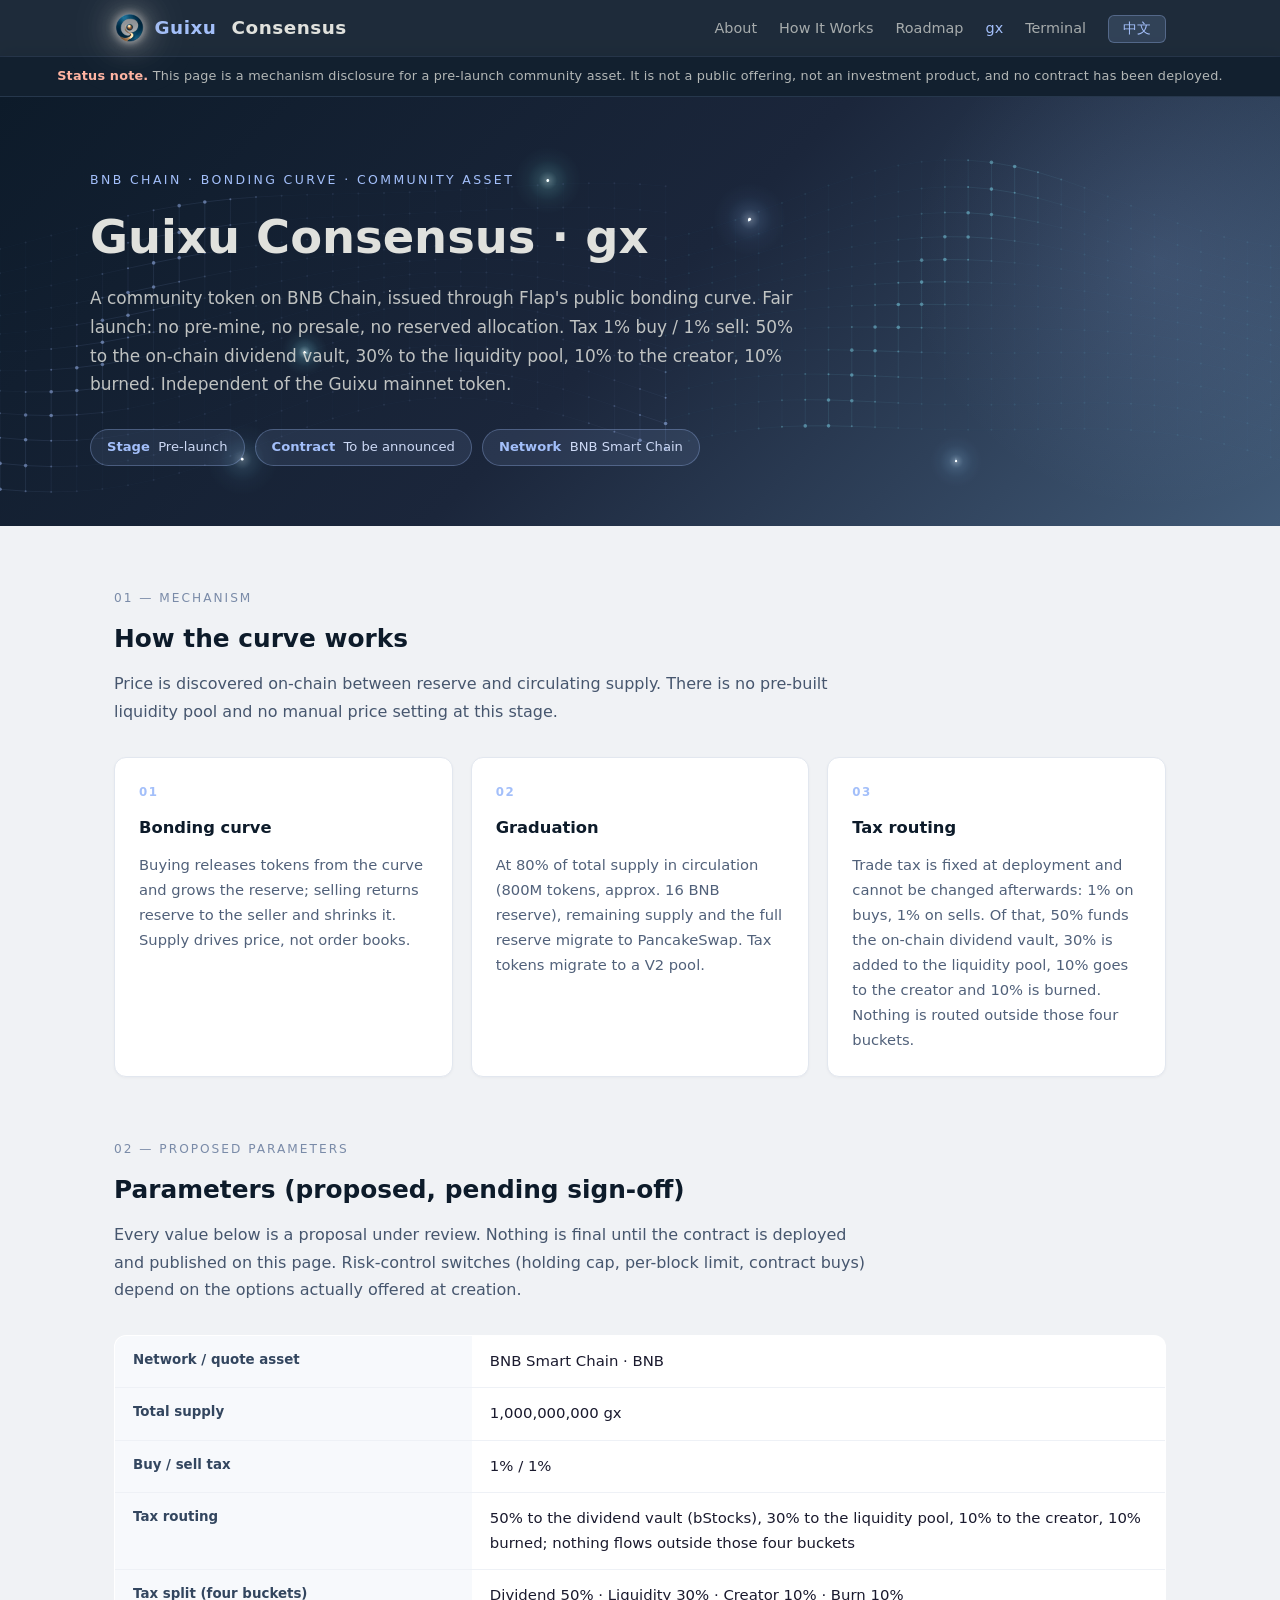
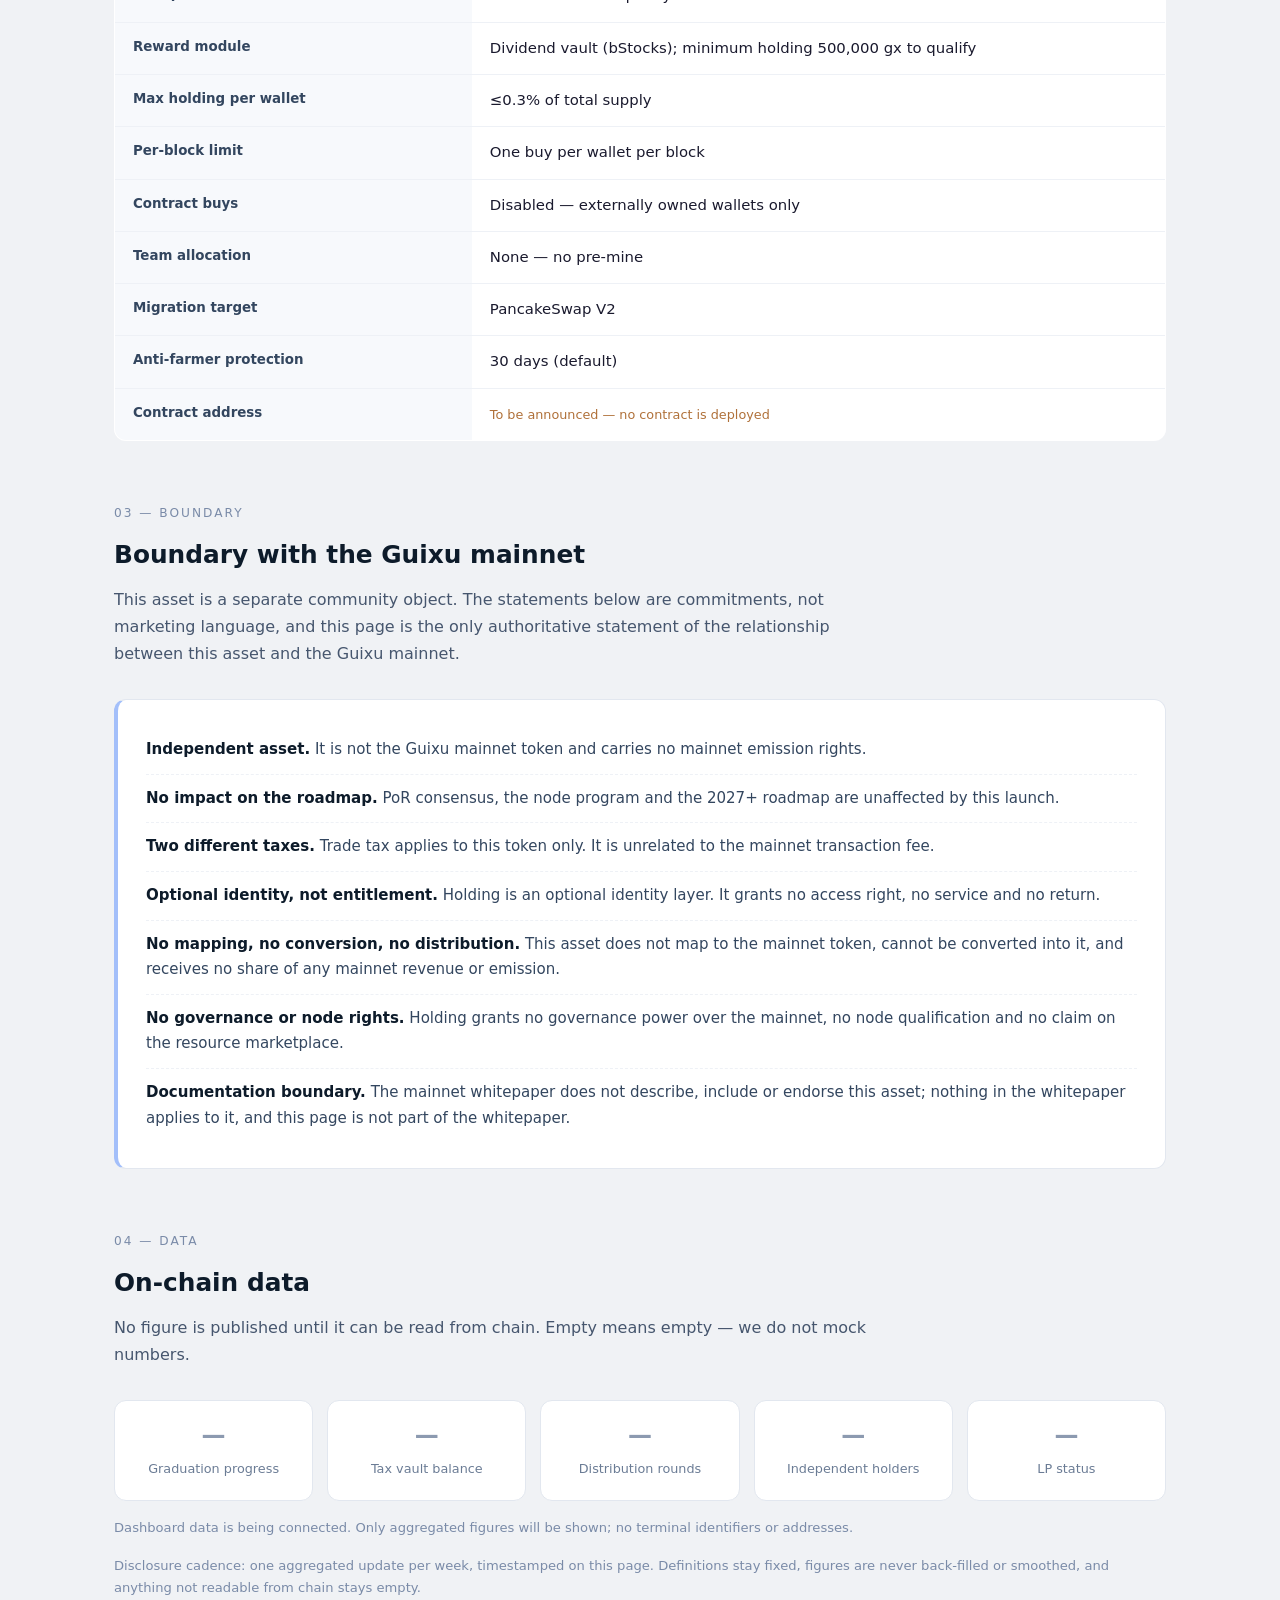
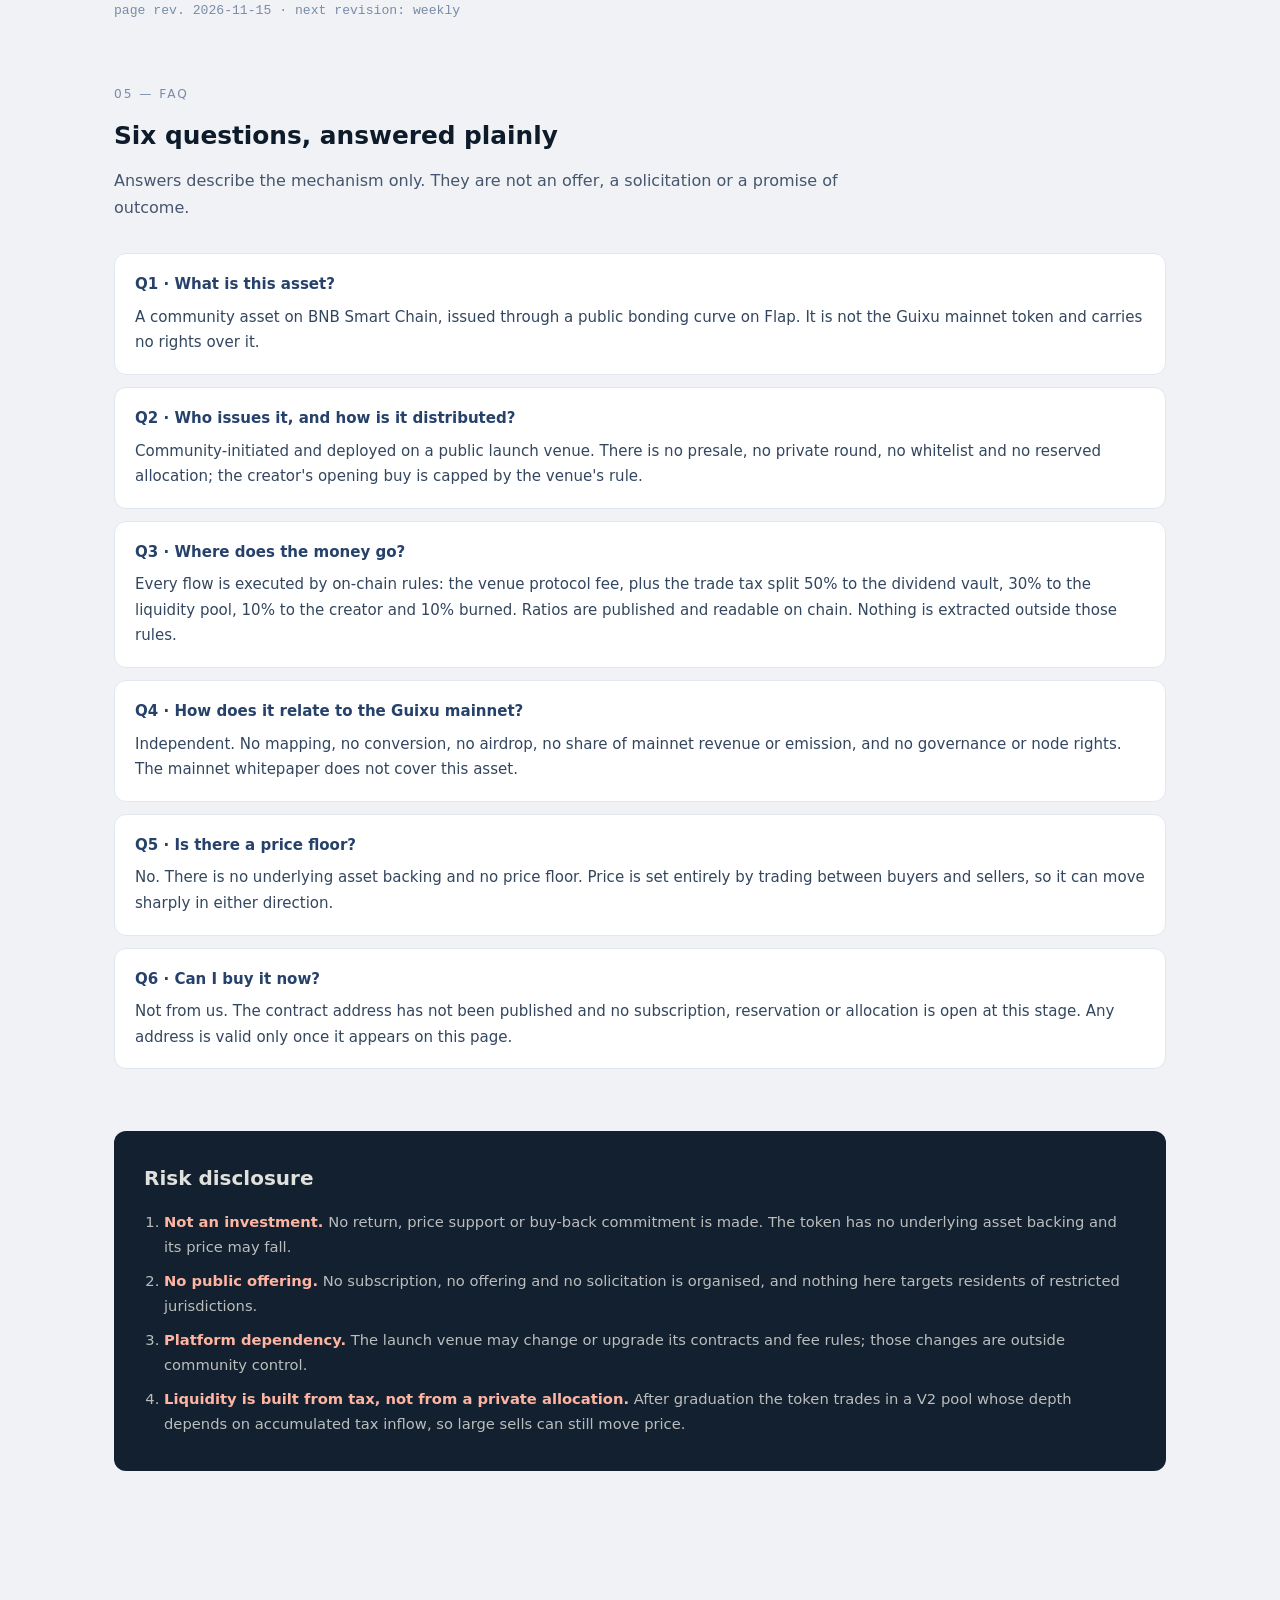
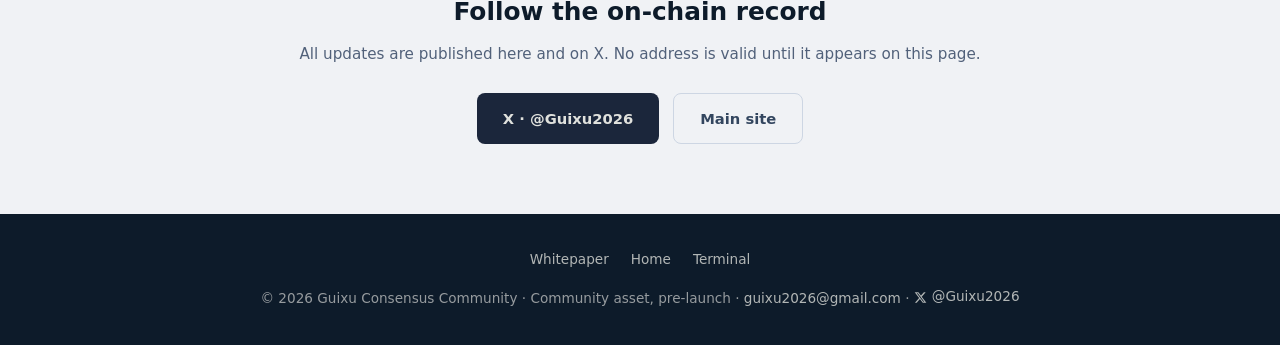
<file: guixu-token.html>
<!DOCTYPE html>
<html lang="en">
<head>
<meta charset="UTF-8">
<meta name="viewport" content="width=device-width, initial-scale=1.0">
<meta name="robots" content="noindex, nofollow">
<title>Guixu Community Mark — Verification Stage | Guixu Consensus</title>
<link rel="icon" href="/favicon.ico" sizes="48x48">
<link rel="icon" type="image/png" sizes="32x32" href="/favicon-32.png?v=20260925c">
<style>
* { margin: 0; padding: 0; box-sizing: border-box; }
html { scroll-behavior: smooth; }
body { font-family: 'Segoe UI', 'Microsoft YaHei', system-ui, sans-serif; background: #f0f2f5; color: #1a1a2e; line-height: 1.7; }
a { color: inherit; }
html[lang="en"] [data-zh] { display: none !important; }
html[lang="zh"] [data-en] { display: none !important; }

/* ---------- NAV ---------- */
nav { position: fixed; top: 0; left: 0; right: 0; z-index: 1000; background: rgba(13,27,42,.92); backdrop-filter: blur(8px); border-bottom: 1px solid rgba(163,191,250,.12); }
nav .inner { max-width: 1100px; margin: auto; display: flex; align-items: center; justify-content: space-between; padding: 0 24px; height: 56px; }
nav .logo { color: #e0e1dd; font-size: 1.15em; font-weight: 700; letter-spacing: .5px; text-decoration: none; display: inline-flex; align-items: center; gap: .45em; }
nav .logo .logo-mark { width: 1.75em; height: 1.75em; display: block; object-fit: contain; flex: 0 0 auto;
  filter: brightness(1.18) saturate(1.1) drop-shadow(0 0 5px rgba(255,255,255,.9)) drop-shadow(0 0 14px rgba(255,255,255,.55)) drop-shadow(0 0 24px rgba(255,255,255,.26)) drop-shadow(0 1px 3px rgba(0,0,0,.55)); }
nav .logo span { color: #a3bffa; }
nav .nav-links { display: flex; gap: 22px; align-items: center; list-style: none; }
nav .nav-links a { color: rgba(224,225,221,.7); text-decoration: none; font-size: .9em; transition: color .2s; }
nav .nav-links a:hover, nav .nav-links a.active { color: #a3bffa; }
.lang-btn { background: rgba(163,191,250,.15); border: 1px solid rgba(163,191,250,.3); color: #a3bffa; border-radius: 6px; padding: 4px 14px; font-size: .85em; cursor: pointer; transition: all .2s; }
.lang-btn:hover { background: rgba(163,191,250,.3); }
.menu-toggle { display: none; background: none; border: none; color: #a3bffa; font-size: 1.5em; cursor: pointer; }

/* ---------- RISK BAR ---------- */
.riskbar { margin-top: 56px; background: #12202f; border-bottom: 1px solid rgba(163,191,250,.14); color: rgba(224,225,221,.78); font-size: .8em; padding: 9px 24px; text-align: center; letter-spacing: .2px; }
.riskbar b { color: #ffb4a2; font-weight: 600; }

/* ---------- HERO ---------- */
.hero { background: linear-gradient(135deg, #0d1b2a, #1b263b, #415a77); color: #e0e1dd; padding: 72px 24px 60px; position: relative; overflow: hidden; }
.hero::before { content: ''; position: absolute; top: -20%; right: -10%; width: 500px; height: 500px; background: radial-gradient(circle, rgba(163,191,250,.12) 0%, transparent 70%); border-radius: 50%; }
.hero .inner { max-width: 1100px; margin: auto; position: relative; z-index: 1; }
.eyebrow { font-size: .78em; letter-spacing: 2.4px; text-transform: uppercase; color: #a3bffa; margin-bottom: 18px; }
.hero h1 { font-size: clamp(1.9em, 4vw, 2.9em); line-height: 1.25; margin-bottom: 18px; font-weight: 700; }
.hero .tagline { font-size: 1.06em; color: rgba(224,225,221,.84); max-width: 720px; }
.chips { display: flex; flex-wrap: wrap; gap: 10px; margin-top: 30px; }
.chip { border: 1px solid rgba(163,191,250,.3); background: rgba(163,191,250,.1); border-radius: 999px; padding: 6px 16px; font-size: .82em; color: #cdd9f5; }
.chip b { color: #a3bffa; font-weight: 600; }

/* ---------- SECTION ---------- */
section.blk { max-width: 1100px; margin: 0 auto; padding: 62px 24px; }
.sect-no { font-size: .76em; letter-spacing: 2px; color: #7a8ba8; text-transform: uppercase; margin-bottom: 10px; }
h2 { font-size: 1.55em; color: #0d1b2a; margin-bottom: 10px; font-weight: 700; }
.lead { color: #46566e; max-width: 760px; margin-bottom: 32px; }

.cards { display: grid; grid-template-columns: repeat(3, 1fr); gap: 18px; }
.card { background: #fff; border-radius: 12px; padding: 24px; border: 1px solid #e2e7ef; box-shadow: 0 1px 3px rgba(13,27,42,.04); }
.card h3 { font-size: 1.02em; color: #0d1b2a; margin-bottom: 10px; }
.card p { font-size: .92em; color: #51617a; }
.card .num { font-size: .74em; color: #a3bffa; font-weight: 700; letter-spacing: 1.5px; margin-bottom: 12px; display: block; }

table { width: 100%; border-collapse: collapse; background: #fff; border-radius: 12px; overflow: hidden; border: 1px solid #e2e7ef; font-size: .93em; }
th, td { text-align: left; padding: 13px 18px; border-bottom: 1px solid #eef1f6; vertical-align: top; }
th { background: #f7f9fc; color: #33465f; font-weight: 600; font-size: .9em; width: 34%; }
tr:last-child td, tr:last-child th { border-bottom: none; }
td .pending { color: #b0713a; font-size: .86em; }
td .ok { color: #2f6f4f; font-size: .86em; }

.boundary { background: #fff; border: 1px solid #e2e7ef; border-left: 4px solid #a3bffa; border-radius: 12px; padding: 26px 28px; }
.boundary ul { list-style: none; }
.boundary li { padding: 11px 0; border-bottom: 1px dashed #eef1f6; font-size: .94em; color: #33465f; }
.boundary li:last-child { border-bottom: none; }
.boundary li b { color: #0d1b2a; }

.metrics { display: grid; grid-template-columns: repeat(5, 1fr); gap: 14px; }
.metric { background: #fff; border: 1px solid #e2e7ef; border-radius: 12px; padding: 20px 18px; text-align: center; }
.metric .v { font-size: 1.5em; font-weight: 700; color: #8c9ab0; line-height: 1.2; }
.metric .k { font-size: .8em; color: #6b7c95; margin-top: 8px; }
.note { font-size: .82em; color: #7a8ba8; margin-top: 16px; }

.risk { background: #12202f; color: rgba(224,225,221,.82); border-radius: 12px; padding: 30px 30px 26px; }
.risk h2 { color: #e0e1dd; font-size: 1.25em; margin-bottom: 14px; }
.risk ol { margin-left: 20px; font-size: .92em; }
.risk li { margin-bottom: 9px; }
.risk li b { color: #ffb4a2; }

.cta { text-align: center; padding: 58px 24px 70px; }
.cta h2 { margin-bottom: 8px; }
.cta p { color: #51617a; margin-bottom: 26px; font-size: .95em; }
.btns { display: flex; gap: 14px; justify-content: center; flex-wrap: wrap; }
.btn { display: inline-flex; align-items: center; gap: 8px; text-decoration: none; border-radius: 8px; padding: 12px 26px; font-size: .92em; font-weight: 600; transition: all .2s; }
.btn.primary { background: #1b263b; color: #e0e1dd; }
.btn.primary:hover { background: #0d1b2a; }
.btn.ghost { border: 1px solid #cdd6e3; color: #33465f; }
.btn.ghost:hover { border-color: #a3bffa; color: #1b263b; }

footer { background: #0d1b2a; color: rgba(224,225,221,.65); padding: 34px 24px; text-align: center; font-size: .85em; }
footer .footer-links { display: flex; gap: 22px; justify-content: center; flex-wrap: wrap; margin-bottom: 14px; }
footer a { color: rgba(224,225,221,.78); text-decoration: none; }
footer a:hover { color: #a3bffa; }
footer .x-link { display: inline-flex; align-items: center; gap: 5px; }
footer .x-ico { vertical-align: -1px; }

@media (max-width: 900px) {
  .cards { grid-template-columns: 1fr; }
  .metrics { grid-template-columns: repeat(2, 1fr); }
}
@media (max-width: 768px) {
  nav .nav-links { display: none; position: absolute; top: 56px; left: 0; right: 0; background: rgba(13,27,42,.97); flex-direction: column; padding: 16px 24px; gap: 14px; border-bottom: 1px solid rgba(163,191,250,.15); }
  nav .nav-links.show { display: flex; }
  .menu-toggle { display: block; }
  th { width: 42%; }
  section.blk { padding: 46px 20px; }
  .hero { padding: 54px 20px 46px; }
  .risk { padding: 24px 20px; }
}
/* ---------- FAQ & DISCLOSURE (2026-11-01) ---------- */
.faq ul { list-style: none; display: grid; gap: 12px; }
.faq li { background: #fff; border: 1px solid #e2e7ef; border-radius: 12px; padding: 18px 20px; font-size: .94em; color: #33465f; }
.faq li b { display: block; color: #26426b; margin-bottom: 7px; font-size: 1em; }
.faq li span { display: inline; }
.rev { font-family: ui-monospace, Menlo, Consolas, monospace; font-size: .82em; color: #7a8ba8; }
</style>
</head>
<body>

<nav>
  <div class="inner">
    <a class="logo" href="/" title="Back to Home / 返回首页"><img class="logo-mark" src="/guixu800tm-96.webp?v=20260925a" alt="Guixu Consensus" width="96" height="96" decoding="async"><span>Guixu</span>&nbsp;Consensus</a>
    <button class="menu-toggle" onclick="toggleMenu()">&#9776;</button>
    <ul class="nav-links">
      <li><a href="/#about" data-en>About</a><a href="/#about" data-zh>关于</a></li>
      <li><a href="/#how" data-en>How It Works</a><a href="/#how" data-zh>机制</a></li>
      <li><a href="/#roadmap" data-en>Roadmap</a><a href="/#roadmap" data-zh>路线图</a></li>
      <li><a href="/token/" class="active" data-en>gx</a><a href="/token/" class="active" data-zh>代币 gx</a></li>
      <li><a href="https://node.guixu.club/" data-en>Terminal</a><a href="https://node.guixu.club/" data-zh>用户终端</a></li>
      <li><button class="lang-btn" onclick="toggleLang()">中文</button></li>
    </ul>
  </div>
</nav>

<div class="riskbar">
  <span data-en><b>Status note.</b> This page is a mechanism disclosure for a pre-launch community asset. It is not a public offering, not an investment product, and no contract has been deployed.</span>
  <span data-zh><b>状态说明。</b>本页为发射前社区资产的机制披露，非公开发行、非投资产品，合约尚未部署。</span>
</div>

<section class="hero">
  <div class="inner hero-content">
    <div class="eyebrow">BNB Chain &middot; Bonding Curve &middot; Community Asset</div>
    <h1>
      <span data-en>Guixu Consensus &middot; gx</span>
      <span data-zh>归墟共识 &middot; gx</span>
    </h1>
    <p class="tagline">
      <span data-en>A community token on BNB Chain, issued through Flap&#39;s public bonding curve. Fair launch: no pre-mine, no presale, no reserved allocation. Tax 1% buy / 1% sell: 50% to the on-chain dividend vault, 30% to the liquidity pool, 10% to the creator, 10% burned. Independent of the Guixu mainnet token.</span>
      <span data-zh>部署于 BNB Chain，经 Flap 公开联合曲线发行的社区代币。公平启动，零预挖、无预售、无预留额度。买入税、卖出税各 1%：五成进入链上分红金库，三成注入流动性池，一成分配给创作者，一成用于销毁。与归墟主网代币相互独立。</span>
    </p>
    <div class="chips">
      <span class="chip"><b data-en>Stage</b><b data-zh>阶段</b> &nbsp;<span data-en>Pre-launch</span><span data-zh>发射前</span></span>
      <span class="chip"><b data-en>Contract</b><b data-zh>合约</b> &nbsp;<span data-en>To be announced</span><span data-zh>待公布</span></span>
      <span class="chip"><b data-en>Network</b><b data-zh>网络</b> &nbsp;BNB Smart Chain</span>
    </div>
  </div>
</section>

<section class="blk">
  <div class="sect-no">01 &mdash; Mechanism</div>
  <h2><span data-en>How the curve works</span><span data-zh>曲线机制</span></h2>
  <p class="lead">
    <span data-en>Price is discovered on-chain between reserve and circulating supply. There is no pre-built liquidity pool and no manual price setting at this stage.</span>
    <span data-zh>价格由储备与流通量在链上共同决定，曲线阶段不存在预建流动性池，也不存在人工挂单定价。</span>
  </p>
  <div class="cards">
    <div class="card">
      <span class="num">01</span>
      <h3><span data-en>Bonding curve</span><span data-zh>联合曲线</span></h3>
      <p><span data-en>Buying releases tokens from the curve and grows the reserve; selling returns reserve to the seller and shrinks it. Supply drives price, not order books.</span>
      <span data-zh>买入时合约释放代币、储备增加；卖出时回收代币、储备减少。价格由储备与流通共同决定，而非订单簿。</span></p>
    </div>
    <div class="card">
      <span class="num">02</span>
      <h3><span data-en>Graduation</span><span data-zh>毕业迁移</span></h3>
      <p><span data-en>At 80% of total supply in circulation (800M tokens, approx. 16 BNB reserve), remaining supply and the full reserve migrate to PancakeSwap. Tax tokens migrate to a V2 pool.</span>
      <span data-zh>流通量达到总量 80%（8 亿枚，约 16 BNB 储备）时，剩余代币与全部储备自动迁移至 PancakeSwap；税币迁移目标为 V2 池。</span></p>
    </div>
    <div class="card">
      <span class="num">03</span>
      <h3><span data-en>Tax routing</span><span data-zh>税收路由</span></h3>
      <p><span data-en>Trade tax is fixed at deployment and cannot be changed afterwards: 1% on buys, 1% on sells. Of that, 50% funds the on-chain dividend vault, 30% is added to the liquidity pool, 10% goes to the creator and 10% is burned. Nothing is routed outside those four buckets.</span>
      <span data-zh>交易税在创建时写死、之后不可更改：买入 1%、卖出 1%。其中五成进入链上分红金库，三成注入流动性池，一成分配给创作者，一成用于销毁；四项之外不流向任何钱包。</span></p>
    </div>
  </div>
</section>

<section class="blk" style="padding-top:0;">
  <div class="sect-no">02 &mdash; Proposed parameters</div>
  <h2><span data-en>Parameters (proposed, pending sign-off)</span><span data-zh>参数（拟议，待签决）</span></h2>
  <p class="lead">
    <span data-en>Every value below is a proposal under review. Nothing is final until the contract is deployed and published on this page. Risk-control switches (holding cap, per-block limit, contract buys) depend on the options actually offered at creation.</span>
    <span data-zh>以下数值均为评审中的拟议值，在合约部署并在本页公布之前，均不构成最终参数。风控类开关（持仓上限、区块限制、合约买入）以创建页实际可选项为准。</span>
  </p>
  <table>
    <tr><th><span data-en>Network / quote asset</span><span data-zh>网络 / 计价资产</span></th><td>BNB Smart Chain &middot; BNB</td></tr>
    <tr><th><span data-en>Total supply</span><span data-zh>总供应量</span></th><td>1,000,000,000 gx</td></tr>
    <tr><th><span data-en>Buy / sell tax</span><span data-zh>买税 / 卖税</span></th><td>1% / 1%</td></tr>
    <tr><th><span data-en>Tax routing</span><span data-zh>税收分配</span></th><td><span data-en>50% to the dividend vault (bStocks), 30% to the liquidity pool, 10% to the creator, 10% burned; nothing flows outside those four buckets</span><span data-zh>50% 进入 bStocks 分红金库，30% 注入流动性池，10% 分配给创作者，10% 用于销毁；不流入四项之外的任何钱包</span></td></tr>
    <tr><th><span data-en>Tax split (four buckets)</span><span data-zh>税费四桶</span></th><td><span data-en>Dividend 50% &middot; Liquidity 30% &middot; Creator 10% &middot; Burn 10%</span><span data-zh>分红 50% &middot; 流动性 30% &middot; 创作者 10% &middot; 销毁 10%</span></td></tr>
    <tr><th><span data-en>Reward module</span><span data-zh>分配模块</span></th><td><span data-en>Dividend vault (bStocks); minimum holding 500,000 gx to qualify</span><span data-zh>分红金库（bStocks）；最低持仓 50 万枚 gx 方可参与</span></td></tr>
    <tr><th><span data-en>Max holding per wallet</span><span data-zh>单钱包持仓上限</span></th><td><span data-en>&le;0.3% of total supply</span><span data-zh>&le;总量 0.3%</span></td></tr>
    <tr><th><span data-en>Per-block limit</span><span data-zh>区块内限制</span></th><td><span data-en>One buy per wallet per block</span><span data-zh>每钱包每区块仅允许 1 笔买入</span></td></tr>
    <tr><th><span data-en>Contract buys</span><span data-zh>合约买入</span></th><td><span data-en>Disabled &mdash; externally owned wallets only</span><span data-zh>关闭 &mdash; 仅允许普通外部钱包</span></td></tr>
    <tr><th><span data-en>Team allocation</span><span data-zh>团队预留</span></th><td><span data-en>None &mdash; no pre-mine</span><span data-zh>无 &mdash; 全程零预挖</span></td></tr>
    <tr><th><span data-en>Migration target</span><span data-zh>迁移目标</span></th><td>PancakeSwap V2</td></tr>
    <tr><th><span data-en>Anti-farmer protection</span><span data-zh>反农民保护期</span></th><td><span data-en>30 days (default)</span><span data-zh>30 天（默认）</span></td></tr>
    <tr><th><span data-en>Contract address</span><span data-zh>合约地址</span></th><td><span class="pending" data-en>To be announced — no contract is deployed</span><span class="pending" data-zh>待公布 — 合约尚未部署</span></td></tr>
  </table>
</section>

<section class="blk" style="padding-top:0;">
  <div class="sect-no">03 &mdash; Boundary</div>
  <h2><span data-en>Boundary with the Guixu mainnet</span><span data-zh>与归墟主网的边界</span></h2>
  <p class="lead">
    <span data-en>This asset is a separate community object. The statements below are commitments, not marketing language, and this page is the only authoritative statement of the relationship between this asset and the Guixu mainnet.</span>
    <span data-zh>本资产是独立的社区物件。以下为承诺性表述，不作宣传包装；本页是本资产与归墟主网关系的唯一权威表述。</span>
  </p>
  <div class="boundary">
    <ul>
      <li><b data-en>Independent asset.</b><b data-zh>独立资产。</b> <span data-en>It is not the Guixu mainnet token and carries no mainnet emission rights.</span><span data-zh>它不是归墟主网代币，不承载任何主网发行权益。</span></li>
      <li><b data-en>No impact on the roadmap.</b><b data-zh>不影响路线图。</b> <span data-en>PoR consensus, the node program and the 2027+ roadmap are unaffected by this launch.</span><span data-zh>PoR 共识、节点程序与 2027 起的路线图不受本次发射影响。</span></li>
      <li><b data-en>Two different taxes.</b><b data-zh>两种税不是一回事。</b> <span data-en>Trade tax applies to this token only. It is unrelated to the mainnet transaction fee.</span><span data-zh>交易税仅作用于本代币，与主网交易税无关，二者不可混同。</span></li>
      <li><b data-en>Optional identity, not entitlement.</b><b data-zh>可选身份，非服务权益。</b> <span data-en>Holding is an optional identity layer. It grants no access right, no service and no return.</span><span data-zh>持币仅为可选身份层，不构成任何访问权、服务权益或回报。</span></li>
      <li><b data-en>No mapping, no conversion, no distribution.</b><b data-zh>不映射、不兑换、不空投。</b> <span data-en>This asset does not map to the mainnet token, cannot be converted into it, and receives no share of any mainnet revenue or emission.</span><span data-zh>本资产不映射主网代币、不可兑换为主网代币，也不分取主网的任何收益或发行份额。</span></li>
      <li><b data-en>No governance or node rights.</b><b data-zh>不授予治理与节点权益。</b> <span data-en>Holding grants no governance power over the mainnet, no node qualification and no claim on the resource marketplace.</span><span data-zh>持币不授予对主网的治理权、不构成节点资格，也不对资源市场提出任何主张。</span></li>
      <li><b data-en>Documentation boundary.</b><b data-zh>文档边界。</b> <span data-en>The mainnet whitepaper does not describe, include or endorse this asset; nothing in the whitepaper applies to it, and this page is not part of the whitepaper.</span><span data-zh>归墟主网白皮书不描述、不包含、也不背书本资产；白皮书中任何表述均不适用于本资产，本页不属于白皮书体系。</span></li>
    </ul>
  </div>
</section>

<section class="blk" style="padding-top:0;">
  <div class="sect-no">04 &mdash; Data</div>
  <h2><span data-en>On-chain data</span><span data-zh>链上数据</span></h2>
  <p class="lead">
    <span data-en>No figure is published until it can be read from chain. Empty means empty — we do not mock numbers.</span>
    <span data-zh>凡不能从链上读取的数字一律不发布。无数据即留空，不填充、不模拟。</span>
  </p>
  <div class="metrics">
    <div class="metric"><div class="v">&mdash;</div><div class="k"><span data-en>Graduation progress</span><span data-zh>毕业进度</span></div></div>
    <div class="metric"><div class="v">&mdash;</div><div class="k"><span data-en>Tax vault balance</span><span data-zh>税池余额</span></div></div>
    <div class="metric"><div class="v">&mdash;</div><div class="k"><span data-en>Distribution rounds</span><span data-zh>分红轮次</span></div></div>
    <div class="metric"><div class="v">&mdash;</div><div class="k"><span data-en>Independent holders</span><span data-zh>独立持有人</span></div></div>
    <div class="metric"><div class="v">&mdash;</div><div class="k"><span data-en>LP status</span><span data-zh>LP 状态</span></div></div>
  </div>
  <p class="note"><span data-en>Dashboard data is being connected. Only aggregated figures will be shown; no terminal identifiers or addresses.</span><span data-zh>看板数据对接中，仅展示聚合数据，不暴露终端标识与地址。</span></p>
  <p class="note"><span data-en>Disclosure cadence: one aggregated update per week, timestamped on this page. Definitions stay fixed, figures are never back-filled or smoothed, and anything not readable from chain stays empty.</span><span data-zh>披露节奏：每周一次聚合更新，并在本页标注时间。口径固定，数字不回填、不平滑处理；凡不能从链上读取的一律留空。</span></p>
  <p class="rev">page rev. 2026-11-15 &middot; next revision: weekly</p>
</section>

<section class="blk" style="padding-top:0;">
  <div class="sect-no">05 &mdash; FAQ</div>
  <h2><span data-en>Six questions, answered plainly</span><span data-zh>六个问题，直答</span></h2>
  <p class="lead">
    <span data-en>Answers describe the mechanism only. They are not an offer, a solicitation or a promise of outcome.</span>
    <span data-zh>以下仅陈述机制，不构成要约、招揽或任何结果承诺。</span>
  </p>
  <div class="faq">
    <ul>
      <li>
        <b><span data-en>Q1 &middot; What is this asset?</span><span data-zh>Q1 &middot; 这是什么资产？</span></b>
        <span data-en>A community asset on BNB Smart Chain, issued through a public bonding curve on Flap. It is not the Guixu mainnet token and carries no rights over it.</span><span data-zh>一个部署在 BNB Smart Chain、通过 Flap 公开联合曲线发行的社区资产。它不是归墟主网代币，也不对主网主张任何权利。</span>
      </li>
      <li>
        <b><span data-en>Q2 &middot; Who issues it, and how is it distributed?</span><span data-zh>Q2 &middot; 谁发行、如何分配？</span></b>
        <span data-en>Community-initiated and deployed on a public launch venue. There is no presale, no private round, no whitelist and no reserved allocation; the creator's opening buy is capped by the venue's rule.</span><span data-zh>由社区发起，在公开发射平台部署。不存在预售、私募、白名单或预留额度；创建者的首笔买入受平台规则上限约束。</span>
      </li>
      <li>
        <b><span data-en>Q3 &middot; Where does the money go?</span><span data-zh>Q3 &middot; 资金去哪？</span></b>
        <span data-en>Every flow is executed by on-chain rules: the venue protocol fee, plus the trade tax split 50% to the dividend vault, 30% to the liquidity pool, 10% to the creator and 10% burned. Ratios are published and readable on chain. Nothing is extracted outside those rules.</span><span data-zh>全部流向由链上规则执行：平台协议费，加上按五成分红金库、三成流动性池、一成创作者、一成销毁拆分的交易税。比例公开且可在链上读取，规则之外不额外抽取。</span>
      </li>
      <li>
        <b><span data-en>Q4 &middot; How does it relate to the Guixu mainnet?</span><span data-zh>Q4 &middot; 与归墟主网什么关系？</span></b>
        <span data-en>Independent. No mapping, no conversion, no airdrop, no share of mainnet revenue or emission, and no governance or node rights. The mainnet whitepaper does not cover this asset.</span><span data-zh>相互独立。不映射、不兑换、不空投、不分取主网收益或发行份额，也不附带治理权与节点权益。主网白皮书不涉及本资产。</span>
      </li>
      <li>
        <b><span data-en>Q5 &middot; Is there a price floor?</span><span data-zh>Q5 &middot; 价格有托底吗？</span></b>
        <span data-en>No. There is no underlying asset backing and no price floor. Price is set entirely by trading between buyers and sellers, so it can move sharply in either direction.</span><span data-zh>没有。本代币无底层资产支撑，也没有价格托底，价格完全由买卖双方的交易决定，可能出现较大幅度波动。</span>
      </li>
      <li>
        <b><span data-en>Q6 &middot; Can I buy it now?</span><span data-zh>Q6 &middot; 现在能买吗？</span></b>
        <span data-en>Not from us. The contract address has not been published and no subscription, reservation or allocation is open at this stage. Any address is valid only once it appears on this page.</span><span data-zh>我们这边不提供任何买入通道。合约地址尚未公布，本阶段不开放任何认购、预约或额度。任何合约地址，以本页公布为准。</span>
      </li>
    </ul>
  </div>
</section>

<section class="blk" style="padding-top:0;">
  <div class="risk">
    <h2><span data-en>Risk disclosure</span><span data-zh>风险声明</span></h2>
    <ol>
      <li><b data-en>Not an investment.</b><b data-zh>非投资品。</b> <span data-en>No return, price support or buy-back commitment is made. The token has no underlying asset backing and its price may fall.</span><span data-zh>不承诺任何回报、价格支撑或回购。本代币无底层资产支撑，价格存在下跌可能。</span></li>
      <li><b data-en>No public offering.</b><b data-zh>非公开发行。</b> <span data-en>No subscription, no offering and no solicitation is organised, and nothing here targets residents of restricted jurisdictions.</span><span data-zh>不组织认购、不进行募集、不做任何招揽，不面向受限制司法辖区的居民。</span></li>
      <li><b data-en>Platform dependency.</b><b data-zh>平台依赖。</b> <span data-en>The launch venue may change or upgrade its contracts and fee rules; those changes are outside community control.</span><span data-zh>发射平台可能变更或升级其合约与费率规则，此类变更不受社区控制。</span></li>
      <li><b data-en>Liquidity is built from tax, not from a private allocation.</b><b data-zh>流动性来自交易税，而非预留额度。</b> <span data-en>After graduation the token trades in a V2 pool whose depth depends on accumulated tax inflow, so large sells can still move price.</span><span data-zh>毕业后代币在 V2 池交易，池子深度取决于累计税流入，大额卖出仍会造成价格冲击。</span></li>
    </ol>
  </div>
</section>

<section class="cta">
  <h2><span data-en>Follow the on-chain record</span><span data-zh>跟踪链上记录</span></h2>
  <p><span data-en>All updates are published here and on X. No address is valid until it appears on this page.</span><span data-zh>所有进展仅在本页与 X 发布。任何合约地址，以本页公布为准。</span></p>
  <div class="btns">
    <a class="btn primary" href="https://x.com/Guixu2026" target="_blank" rel="noopener noreferrer">X &middot; @Guixu2026</a>
    <a class="btn ghost" href="https://www.guixu.club/" target="_blank" rel="noopener noreferrer"><span data-en>Main site</span><span data-zh>品牌官网</span></a>
  </div>
</section>

<footer>
  <div class="footer-links">
    <a href="guixu-consensus-whitepaper-v1-en.html" data-en>Whitepaper</a>
    <a href="guixu-consensus-whitepaper-v1.html" data-zh>白皮书</a>
    <a href="/" data-en>Home</a>
    <a href="/" data-zh>首页</a>
    <a href="https://node.guixu.club/" data-en>Terminal</a>
    <a href="https://node.guixu.club/" data-zh>用户终端</a>
  </div>
  <p>&copy; 2026 Guixu Consensus Community &middot; <span data-en>Community asset, pre-launch</span><span data-zh>社区资产 · 发射前</span> &middot; <a href="mailto:guixu2026@gmail.com">guixu2026@gmail.com</a> &middot; <a class="x-link" href="https://x.com/Guixu2026" target="_blank" rel="noopener noreferrer"><svg class="x-ico" viewBox="0 0 24 24" width="13" height="13" fill="currentColor" aria-hidden="true"><path d="M18.244 2.25h3.308l-7.227 8.26 8.502 11.24H16.17l-5.214-6.817L4.99 21.75H1.68l7.73-8.835L1.254 2.25H8.08l4.713 6.231zm-1.161 17.52h1.833L7.084 4.126H5.117z"/></svg><span>@Guixu2026</span></a></p>
</footer>

<script>
(function () {
  try {
    var s = localStorage.getItem("gx-lang");
    if (s === "zh") {
      document.documentElement.setAttribute("lang", "zh");
      var btn = document.querySelector('.lang-btn');
      if (btn) btn.textContent = 'EN';
    }
  } catch (e) {}
})();
function toggleMenu() { document.querySelector('.nav-links').classList.toggle('show'); }
function closeMenu() { document.querySelector('.nav-links').classList.remove('show'); }
function toggleLang() {
  var html = document.documentElement;
  html.setAttribute("lang", html.getAttribute("lang") === "en" ? "zh" : "en");
  var btn = document.querySelector('.lang-btn');
  btn.textContent = html.getAttribute("lang") === "en" ? "中文" : "EN";
  closeMenu();
  try { localStorage.setItem("gx-lang", html.getAttribute("lang")); } catch (e) {}
}
document.addEventListener('DOMContentLoaded', function () {
  document.querySelectorAll('.nav-links a, .nav-links button').forEach(function (el) {
    el.addEventListener('click', closeMenu);
  });
});
</script>
<script src="home-fx.js?v=20261031b" defer></script>
</body>
</html>
</file>
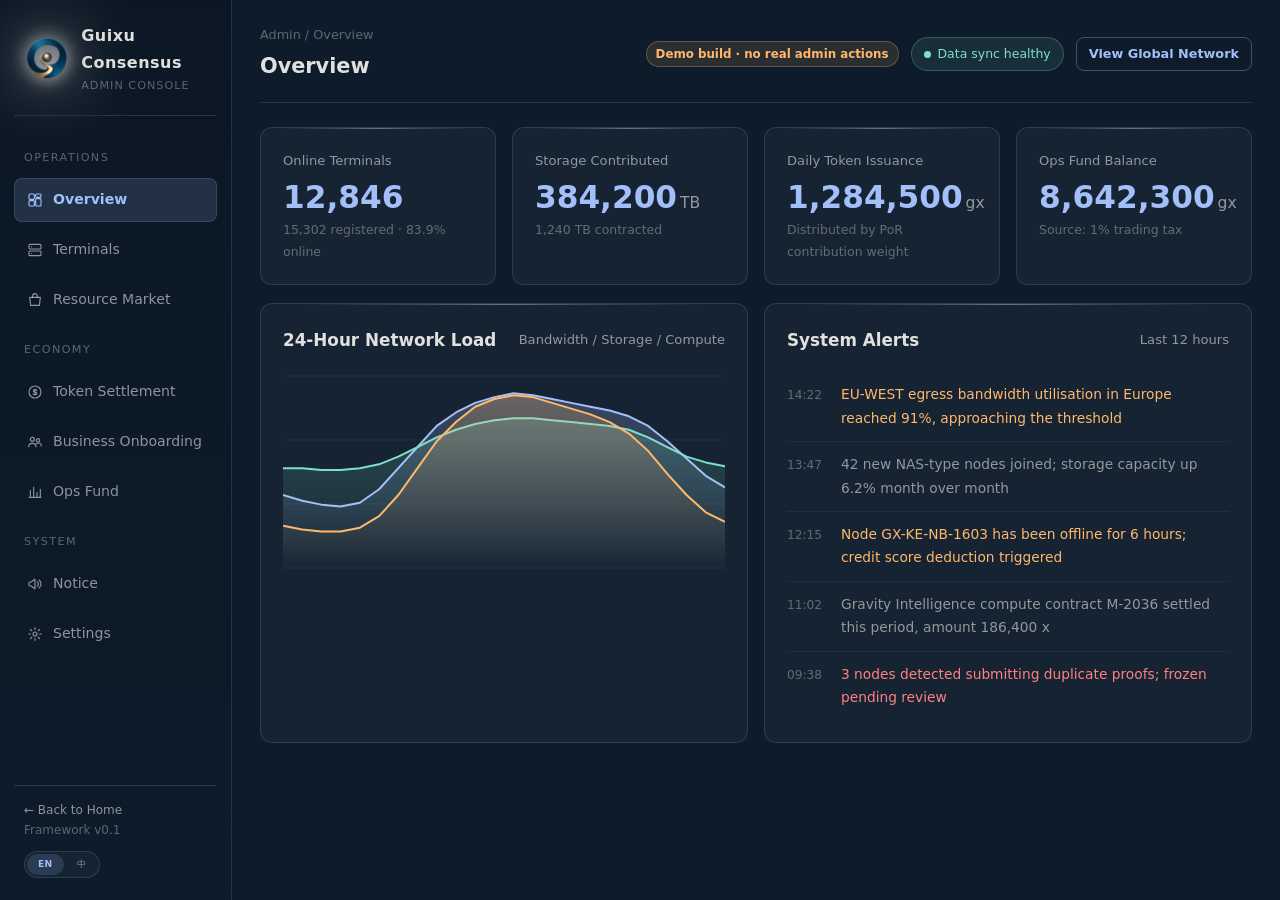
<file: guixu-platform/web/admin.html>
<!DOCTYPE html>
<html lang="en">
<head>
<meta charset="UTF-8">
<meta name="viewport" content="width=device-width, initial-scale=1.0">
<link rel="icon" href="/favicon.ico" sizes="48x48">
<link rel="icon" type="image/png" sizes="32x32" href="/favicon-32.png?v=20260925c">
<link rel="icon" type="image/png" sizes="192x192" href="/favicon-192.png?v=20260925c">
<link rel="apple-touch-icon" sizes="180x180" href="/apple-touch-icon.png?v=20260925c">
<title data-i18n="ad.title">Admin Console · Guixu Consensus Platform</title>
<link rel="stylesheet" href="../shared/guixu-theme.css?v=20260925j">
<style>
  .panel { display: none; animation: gxFadeIn .35s ease both; }
  .panel.active { display: block; }
  #ovChart, #tkChart { width: 100%; height: 200px; display: block; }
  .alert-row { display: flex; gap: 12px; padding: 11px 0; border-bottom: 1px solid rgba(163,191,250,.07); align-items: flex-start; }
  .alert-row:last-child { border-bottom: none; }
  .alert-row .tm { font-size: .76em; color: var(--gx-faint); font-variant-numeric: tabular-nums; flex: 0 0 42px; padding-top: 2px; }
  .alert-row .tx { font-size: .86em; flex: 1; }
  .res-card { background: rgba(255,255,255,.04); border: 1px solid var(--gx-line); border-radius: var(--gx-radius); padding: 20px; }
  .res-card .rt { font-size: .78em; letter-spacing: 1.2px; color: var(--gx-faint); text-transform: uppercase; }
  .res-card .rv { font-size: 1.5em; font-weight: 700; color: var(--gx-accent); margin: 6px 0 2px; font-variant-numeric: tabular-nums; }
  .res-card .rd { font-size: .8em; color: var(--gx-dim); }
  .res-card .rline { display: flex; justify-content: space-between; font-size: .8em; padding: 5px 0; border-top: 1px solid rgba(163,191,250,.08); }
  .setting-row { display: flex; align-items: center; justify-content: space-between; gap: 18px; padding: 15px 0; border-bottom: 1px solid rgba(163,191,250,.07); }
  .setting-row:last-child { border-bottom: none; }
  .setting-row .sl { font-size: .92em; }
  .setting-row .sd { font-size: .8em; color: var(--gx-faint); margin-top: 2px; }
  .setting-row .sr { flex: 0 0 auto; }
  .flow-row { display: flex; align-items: center; gap: 12px; padding: 10px 0; }
  .flow-row .fn { width: 132px; font-size: .87em; flex: 0 0 auto; }
  .flow-row .fb { flex: 1; min-width: 50px; }
  .flow-row .fv { width: 84px; text-align: right; font-size: .85em; font-variant-numeric: tabular-nums; }
    /* ===== 重要信息公告面板 ===== */
    .nt-grid { display: grid; grid-template-columns: 1fr 1fr; gap: 12px; }
    .nt-field { margin-bottom: 12px; }
    .nt-field .sl { margin-bottom: 6px; }
    .nt-input { width: 100%; box-sizing: border-box; background: rgba(0,0,0,.25); border: 1px solid var(--gx-line, rgba(255,255,255,.14)); border-radius: 9px; padding: 9px 11px; color: inherit; font-family: inherit; font-size: .85em; outline: none; }
    .nt-input:focus { border-color: var(--gx-line-strong, rgba(255,255,255,.28)); }
    textarea.nt-input { min-height: 76px; resize: vertical; line-height: 1.6; }
    .nt-bar { display: flex; flex-wrap: wrap; gap: 10px; margin-top: 4px; padding-top: 14px; border-top: 1px solid var(--gx-line, rgba(255,255,255,.12)); }
    .nt-btn { background: var(--gx-accent, #7fb0ff); color: #0b1622; border: 0; border-radius: 9px; padding: 9px 18px; font-size: .83em; font-weight: 700; cursor: pointer; font-family: inherit; }
    .nt-btn.ghost { background: transparent; color: var(--gx-accent, #7fb0ff); border: 1px solid var(--gx-line-strong, rgba(255,255,255,.24)); }
    .nt-btn:disabled { opacity: .5; cursor: default; }
    .nt-msg { margin-top: 10px; font-size: .82em; color: var(--gx-dim, #93a3b5); min-height: 18px; }
    .nt-msg.ok { color: #7fe0b0; }
    .nt-msg.warn { color: #ffbf7f; }
    .nt-meta { margin-top: 6px; font-size: .76em; color: var(--gx-faint, #6b7c8f); }
    @media (max-width: 820px) { .nt-grid { grid-template-columns: 1fr; } }
  </style>
  <!-- 统一卡片光影系统 v2（2026-09-29） -->
  <link rel="stylesheet" href="../shared/gx-cards.css?v=20260929c">
</head>
<body>

<div class="gx-shell">
  <aside class="gx-side">
    <div class="brand">
      <img class="brand-mark" src="/guixu800tm-96.webp?v=20260925a" alt="Guixu Consensus">
      <span><b data-i18n="brand.name">Guixu Consensus</b><small data-i18n="ad.brand.sub">ADMIN CONSOLE</small></span>
    </div>

    <div class="nav-label" data-i18n="ad.side.ops">运营</div>
    <a class="nav-item active" data-panel="overview">
      <svg viewBox="0 0 24 24" width="16" height="16" fill="none" stroke="currentColor" stroke-width="1.7" stroke-linecap="round" stroke-linejoin="round"><rect x="3" y="3" width="8" height="8" rx="1.5"/><rect x="13" y="3" width="8" height="5" rx="1.5"/><rect x="13" y="10" width="8" height="11" rx="1.5"/><rect x="3" y="13" width="8" height="8" rx="1.5"/></svg>
      <span data-i18n="ad.nav.overview">运营总览</span>
    </a>
    <a class="nav-item" data-panel="nodes">
      <svg viewBox="0 0 24 24" width="16" height="16" fill="none" stroke="currentColor" stroke-width="1.7" stroke-linecap="round" stroke-linejoin="round"><rect x="3" y="3.5" width="18" height="7" rx="1.5"/><rect x="3" y="13.5" width="18" height="7" rx="1.5"/><path d="M7 7h.01M7 17h.01"/></svg>
      <span data-i18n="ad.nav.nodes">终端管理</span>
    </a>
    <a class="nav-item" data-panel="market">
      <svg viewBox="0 0 24 24" width="16" height="16" fill="none" stroke="currentColor" stroke-width="1.7" stroke-linecap="round" stroke-linejoin="round"><path d="M4 8h16l-1.4 12H5.4L4 8z"/><path d="M8.5 8V6a3.5 3.5 0 017 0v2"/></svg>
      <span data-i18n="ad.nav.market">资源市场</span>
    </a>

    <div class="nav-label" data-i18n="ad.side.eco">经济</div>
    <a class="nav-item" data-panel="token">
      <svg viewBox="0 0 24 24" width="16" height="16" fill="none" stroke="currentColor" stroke-width="1.7" stroke-linecap="round" stroke-linejoin="round"><circle cx="12" cy="12" r="9"/><path d="M12 7.5v9M14.6 9.6c-.6-.9-1.6-1.4-2.6-1.4-1.4 0-2.5.8-2.5 2s1.1 1.9 2.5 1.9 2.6.7 2.6 2-1.2 2-2.6 2c-1.1 0-2.1-.5-2.7-1.5"/></svg>
      <span data-i18n="ad.nav.token">通证结算</span>
    </a>
    <a class="nav-item" data-panel="biz">
      <svg viewBox="0 0 24 24" width="16" height="16" fill="none" stroke="currentColor" stroke-width="1.7" stroke-linecap="round" stroke-linejoin="round"><circle cx="8" cy="8" r="3"/><circle cx="16.5" cy="9.5" r="2.5"/><path d="M2.5 19c0-3 2.5-5 5.5-5s5.5 2 5.5 5M14 14.6c1-.7 2-1.1 3-1.1 2.5 0 4.5 1.7 4.5 4.5"/></svg>
      <span data-i18n="ad.nav.biz">商业对接</span>
    </a>
    <a class="nav-item" data-panel="fund">
      <svg viewBox="0 0 24 24" width="16" height="16" fill="none" stroke="currentColor" stroke-width="1.7" stroke-linecap="round" stroke-linejoin="round"><path d="M3 20h18M5 20V10M10 20V5M15 20v-7M20 20V8"/></svg>
      <span data-i18n="ad.nav.fund">运维基金</span>
    </a>

    <div class="nav-label" data-i18n="ad.side.sys">系统</div>
    <a class="nav-item" data-panel="notice">
      <svg viewBox="0 0 24 24" width="16" height="16" fill="none" stroke="currentColor" stroke-width="1.7" stroke-linecap="round" stroke-linejoin="round"><path d="M3 10.5v3a1.5 1.5 0 001.5 1.5h1.6L12 19V5L6.1 9H4.5A1.5 1.5 0 003 10.5z"/><path d="M15.5 8.6a4.4 4.4 0 010 6.8M18.2 6a8 8 0 010 12"/></svg>
      <span data-i18n="ad.nav.notice">重要信息公告</span>
    </a>
    <a class="nav-item" data-panel="settings">
      <svg viewBox="0 0 24 24" width="16" height="16" fill="none" stroke="currentColor" stroke-width="1.7" stroke-linecap="round" stroke-linejoin="round"><circle cx="12" cy="12" r="3"/><path d="M12 2.5v2.6M12 18.9v2.6M2.5 12h2.6M18.9 12h2.6M5.2 5.2l1.9 1.9M16.9 16.9l1.9 1.9M18.8 5.2l-1.9 1.9M7.1 16.9l-1.9 1.9"/></svg>
      <span data-i18n="ad.nav.settings">系统设置</span>
    </a>

    <div class="side-foot">
      <a href="index.html" style="color:var(--gx-dim)" data-i18n="back.home">← 返回平台首页</a><br>
      <span data-i18n="tag.frameworkVer">框架版本 v0.1</span>
      <div style="margin-top:10px"><span data-gx-lang-switch></span></div>
    </div>
  </aside>

  <main class="gx-main">
    <div class="gx-topbar">
      <div>
        <div class="gx-crumb" id="crumb">Admin / Overview</div>
        <h2 style="font-size:1.3em;font-weight:700;margin-top:3px" id="panelTitle">Overview</h2>
      </div>
      <div class="gx-row">
        <span class="gx-tag gx-tag-warn" data-i18n="ad.demo.tag">演示版 · 不含真实管理功能</span>
        <span class="gx-live-badge"><i class="gx-dot gx-dot-pulse"></i> <span data-i18n="ad.sync">数据同步正常</span></span>
        <a class="gx-btn gx-btn-ghost gx-btn-sm" href="network.html" data-i18n="ad.link.network">查看全球网络</a>
      </div>
    </div>

    <!-- ============ 运营总览 ============ -->
    <section class="panel active" data-panel="overview">
      <div class="gx-grid gx-grid-4">
        <div class="gx-card gx-kpi">
          <div class="kpi-label" data-i18n="ad.kpi.online">在线终端</div>
          <div class="kpi-value"><span id="k1">0</span></div>
          <div class="kpi-foot" id="k1foot">--</div>
        </div>
        <div class="gx-card gx-kpi">
          <div class="kpi-label" data-i18n="ad.kpi.storage">存储贡献</div>
          <div class="kpi-value"><span id="k2">0</span><span class="kpi-unit">TB</span></div>
          <div class="kpi-foot" data-i18n="ad.kpi.storage.foot">已签约承接 1,240 TB</div>
        </div>
        <div class="gx-card gx-kpi">
          <div class="kpi-label" data-i18n="ad.kpi.reward">日发放代币</div>
          <div class="kpi-value"><span id="k3">0</span><span class="kpi-unit">gx</span></div>
          <div class="kpi-foot" data-i18n="ad.kpi.reward.foot">按 PoR 贡献权重分配</div>
        </div>
        <div class="gx-card gx-kpi">
          <div class="kpi-label" data-i18n="ad.kpi.fund">运维基金余额</div>
          <div class="kpi-value"><span id="k4">0</span><span class="kpi-unit">gx</span></div>
          <div class="kpi-foot" data-i18n="ad.kpi.fund.foot">来源：交易税 1%</div>
        </div>
      </div>

      <div class="gx-grid gx-grid-2 gx-mt">
        <div class="gx-card">
          <div class="gx-card-head">
            <h3 data-i18n="ad.ov.chart.h3">24 小时网络负载</h3>
            <span class="gx-sub" data-i18n="ad.ov.chart.sub">带宽 / 存储 / 算力</span>
          </div>
          <canvas id="ovChart"></canvas>
        </div>
        <div class="gx-card">
          <div class="gx-card-head">
            <h3 data-i18n="ad.ov.alert.h3">系统告警</h3>
            <span class="gx-sub" data-i18n="ad.ov.alert.sub">近 12 小时</span>
          </div>
          <div id="alertList"></div>
        </div>
      </div>
    </section>

    <!-- ============ 终端管理 ============ -->
    <section class="panel" data-panel="nodes">
      <div class="gx-card">
        <div class="gx-card-head">
          <div>
            <h3 data-i18n="ad.nodes.h3">终端节点台账</h3>
            <div class="gx-sub" id="nodeSub">--</div>
          </div>
          <div class="gx-row">
            <input class="gx-input" id="nodeSearch" placeholder="Search city / node ID" data-i18n-attr="placeholder:ad.nodes.search" style="width:210px">
            <button class="gx-btn gx-btn-ghost gx-btn-sm" id="btnExport" data-i18n="ad.nodes.export">导出 CSV</button>
          </div>
        </div>
        <div class="gx-table-scroll gx-tbl-scroll">
          <table class="gx-table">
            <thead>
              <tr>
                <th data-i18n="ad.nodes.th.id">节点 ID</th>
                <th data-i18n="ad.nodes.th.loc">位置</th>
                <th data-i18n="ad.nodes.th.type">类型</th>
                <th data-i18n="ad.nodes.th.status">状态</th>
                <th data-i18n="ad.nodes.th.storage">存储</th>
                <th data-i18n="ad.nodes.th.bw">带宽</th>
                <th data-i18n="ad.nodes.th.compute">算力</th>
                <th data-i18n="ad.nodes.th.score">信用分</th>
                <th data-i18n="ad.nodes.th.ops">操作</th>
              </tr>
            </thead>
            <tbody id="nodeBody"></tbody>
          </table>
        </div>
      </div>
    </section>

    <!-- ============ 资源市场 ============ -->
    <section class="panel" data-panel="market">
      <div class="gx-grid gx-grid-3">
        <div class="res-card">
          <div class="rt" data-i18n="ad.rt.storage">STORAGE</div>
          <div class="rv">384,200 TB</div>
          <div class="rd" data-i18n="ad.market.rd.storage">可调度存储总量</div>
          <div style="margin-top:14px">
            <div class="rline"><span class="gx-dim" data-i18n="ad.market.l.contracted">已签约</span><span>1,240 TB</span></div>
            <div class="rline"><span class="gx-dim" data-i18n="ad.market.l.range">报价区间</span><span data-i18n="ad.market.storage.quote">0.015 – 0.018 gx/GB·月</span></div>
            <div class="rline"><span class="gx-dim" data-i18n="ad.market.l.buyers">对接需求方</span><span data-i18n="ad.market.buyers.two">2 家</span></div>
            <div class="rline"><span class="gx-dim" data-i18n="ad.market.l.use">主要去向</span><span data-i18n="ad.market.storage.use">冷数据归档 / 副本冗余</span></div>
          </div>
        </div>
        <div class="res-card">
          <div class="rt" data-i18n="ad.rt.bw">BANDWIDTH</div>
          <div class="rv">2,140 Gbps</div>
          <div class="rd" data-i18n="ad.market.rd.bw">可调度上行带宽总量</div>
          <div style="margin-top:14px">
            <div class="rline"><span class="gx-dim" data-i18n="ad.market.l.contracted">已签约</span><span>500 Gbps</span></div>
            <div class="rline"><span class="gx-dim" data-i18n="ad.market.l.range">报价区间</span><span data-i18n="ad.market.bw.quote">0.36 – 0.42 gx/Mbps·月</span></div>
            <div class="rline"><span class="gx-dim" data-i18n="ad.market.l.buyers">对接需求方</span><span data-i18n="ad.market.buyers.two">2 家</span></div>
            <div class="rline"><span class="gx-dim" data-i18n="ad.market.l.use">主要去向</span><span data-i18n="ad.market.bw.use">边缘分发 / 矿业带宽</span></div>
          </div>
        </div>
        <div class="res-card">
          <div class="rt" data-i18n="ad.rt.cpu">COMPUTE</div>
          <div class="rv">1,860 TFLOPS</div>
          <div class="rd" data-i18n="ad.market.rd.cpu">可调度算力总量</div>
          <div style="margin-top:14px">
            <div class="rline"><span class="gx-dim" data-i18n="ad.market.l.contracted">已签约</span><span>260 TFLOPS</span></div>
            <div class="rline"><span class="gx-dim" data-i18n="ad.market.l.range">报价区间</span><span data-i18n="ad.market.cpu.quote">1.35 gx/TFLOPS·天</span></div>
            <div class="rline"><span class="gx-dim" data-i18n="ad.market.l.buyers">对接需求方</span><span data-i18n="ad.market.buyers.one">1 家</span></div>
            <div class="rline"><span class="gx-dim" data-i18n="ad.market.l.use">主要去向</span><span data-i18n="ad.market.cpu.use">模型推理 / 渲染批次</span></div>
          </div>
        </div>
      </div>

      <div class="gx-card gx-mt">
        <div class="gx-card-head">
          <h3 data-i18n="ad.market.order.h3">需求方订单</h3>
          <span class="gx-sub" id="orderSub">--</span>
        </div>
        <div class="gx-table-scroll">
          <table class="gx-table">
            <thead>
              <tr>
                <th data-i18n="ad.market.th.id">编号</th>
                <th data-i18n="ad.market.th.name">需求方</th>
                <th data-i18n="ad.market.th.type">类型</th>
                <th data-i18n="ad.market.th.demand">需求内容</th>
                <th data-i18n="ad.market.th.region">区域</th>
                <th data-i18n="ad.market.th.quote">报价</th>
                <th data-i18n="ad.market.th.status">状态</th>
              </tr>
            </thead>
            <tbody id="orderBody"></tbody>
          </table>
        </div>
      </div>
    </section>

    <!-- ============ 通证结算 ============ -->
    <section class="panel" data-panel="token">
      <div class="gx-grid gx-grid-3">
        <div class="gx-card gx-kpi">
          <div class="kpi-label" data-i18n="ad.token.kpi.issue">日发放</div>
          <div class="kpi-value"><span id="t1">0</span><span class="kpi-unit">gx</span></div>
          <div class="kpi-foot" data-i18n="ad.token.kpi.issue.foot">PoR 贡献分配</div>
        </div>
        <div class="gx-card gx-kpi">
          <div class="kpi-label" data-i18n="ad.token.kpi.trade">交易税收入</div>
          <div class="kpi-value"><span id="t2">0</span><span class="kpi-unit">gx</span></div>
          <div class="kpi-foot" data-i18n="ad.token.kpi.trade.foot">税率 1%，计入运维基金</div>
        </div>
        <div class="gx-card gx-kpi">
          <div class="kpi-label" data-i18n="ad.token.kpi.pending">待结算</div>
          <div class="kpi-value"><span id="t4">0</span><span class="kpi-unit">gx</span></div>
          <div class="kpi-foot" data-i18n="ad.token.kpi.pending.foot">T+1 结算周期</div>
        </div>
      </div>

      <div class="gx-grid gx-grid-2 gx-mt">
        <div class="gx-card">
          <div class="gx-card-head">
            <h3 data-i18n="ad.token.chart.h3">代币发放趋势</h3>
            <span class="gx-sub" data-i18n="ad.token.chart.sub">近 15 日</span>
          </div>
          <canvas id="tkChart"></canvas>
        </div>
        <div class="gx-card">
          <div class="gx-card-head">
            <h3 data-i18n="ad.token.rules.h3">税费规则</h3>
            <span class="gx-sub" data-i18n="ad.token.rules.sub">不可篡改参数</span>
          </div>
          <div class="setting-row">
            <div><div class="sl" data-i18n="ad.token.rule.trade">交易税</div><div class="sd" data-i18n="ad.token.rule.trade.desc">每次资源交易结算自动计提</div></div>
            <div class="sr gx-accent" style="font-weight:700">1.0%</div>
          </div>
          <div class="setting-row">
            <div><div class="sl" data-i18n="ad.token.rule.fundUse">运维基金用途</div><div class="sd" data-i18n="ad.token.rule.fundUse.desc">基础设施、安全审计、研发与生态激励</div></div>
            <div class="sr gx-tag" data-i18n="ad.token.rule.fundUse.tag">专款专用</div>
          </div>
          <div class="setting-row">
            <div><div class="sl" data-i18n="ad.token.rule.sale">私募 / 公募</div><div class="sd" data-i18n="ad.token.rule.sale.desc">平台不设任何私募、公募环节</div></div>
            <div class="sr gx-tag gx-tag-ok" data-i18n="ad.token.rule.sale.tag">无</div>
          </div>
        </div>
      </div>
    </section>

    <!-- ============ 商业对接 ============ -->
    <section class="panel" data-panel="biz">
      <div class="gx-card">
        <div class="gx-card-head">
          <div>
            <h3 data-i18n="ad.biz.h3">商业需求方对接</h3>
            <div class="gx-sub" data-i18n="ad.biz.sub">闲置资源直连专业需求方实体平台，待审条目需人工复核后放行</div>
          </div>
          <div class="gx-filters">
            <button class="active" data-biz="all" data-i18n="ad.biz.filter.all">全部</button>
            <button data-biz="pending" data-i18n="ad.biz.filter.pending">待审</button>
            <button data-biz="review" data-i18n="ad.biz.filter.review">复核中</button>
            <button data-biz="active" data-i18n="ad.biz.filter.active">已签约</button>
          </div>
        </div>
        <div class="gx-table-scroll">
          <table class="gx-table">
            <thead>
              <tr>
                <th data-i18n="ad.biz.th.id">编号</th>
                <th data-i18n="ad.biz.th.name">需求方</th>
                <th data-i18n="ad.biz.th.type">类型</th>
                <th data-i18n="ad.biz.th.demand">需求内容</th>
                <th data-i18n="ad.biz.th.region">区域</th>
                <th data-i18n="ad.biz.th.quote">报价</th>
                <th data-i18n="ad.biz.th.score">评分</th>
                <th data-i18n="ad.biz.th.status">状态</th>
                <th data-i18n="ad.biz.th.ops">操作</th>
              </tr>
            </thead>
            <tbody id="bizBody"></tbody>
          </table>
        </div>
      </div>
    </section>

    <!-- ============ 运维基金 ============ -->
    <section class="panel" data-panel="fund">
      <div class="gx-grid gx-grid-3">
        <div class="gx-card gx-kpi">
          <div class="kpi-label" data-i18n="ad.fund.kpi.balance">基金余额</div>
          <div class="kpi-value"><span id="f1">0</span><span class="kpi-unit">gx</span></div>
          <div class="kpi-foot" data-i18n="ad.fund.kpi.balance.foot">持续累积中</div>
        </div>
        <div class="gx-card gx-kpi">
          <div class="kpi-label" data-i18n="ad.fund.kpi.income">本期收入</div>
          <div class="kpi-value"><span id="f2">0</span><span class="kpi-unit">gx</span></div>
          <div class="kpi-foot" data-i18n="ad.fund.kpi.income.foot">税费 + 对接服务费</div>
        </div>
        <div class="gx-card gx-kpi">
          <div class="kpi-label" data-i18n="ad.fund.kpi.cost">本期支出</div>
          <div class="kpi-value"><span id="f3">0</span><span class="kpi-unit">gx</span></div>
          <div class="kpi-foot" id="f3foot" data-i18n="ad.fund.kpi.cost.foot">基础设施 / 安全 / 生态 / 研发</div>
        </div>
      </div>

      <div class="gx-grid gx-grid-2 gx-mt">
        <div class="gx-card">
          <div class="gx-card-head"><h3 data-i18n="ad.fund.income.h3">收入构成</h3><span class="gx-sub" id="incTotal"></span></div>
          <div id="incomeList"></div>
        </div>
        <div class="gx-card">
          <div class="gx-card-head"><h3 data-i18n="ad.fund.cost.h3">支出构成</h3><span class="gx-sub" id="costTotal"></span></div>
          <div id="costList"></div>
        </div>
      </div>
    </section>

    <!-- ============ 重要信息公告（后台设置并推送到全部终端） ============ -->
    <section class="panel" data-panel="notice">
      <div class="gx-card">
        <div class="gx-card-head">
          <h3 data-i18n="ad.notice.h3">重要信息公告</h3>
          <span class="gx-sub" data-i18n="ad.notice.sub">发布后自动推送到入口页 / PC 端 / 手机端</span>
        </div>

        <div class="setting-row">
          <div>
            <div class="sl" data-i18n="ad.notice.enable">启用公告弹窗</div>
            <div class="sd" data-i18n="ad.notice.enable.desc">关闭后所有终端不再弹出，已发布的图文内容仍保留</div>
          </div>
          <div class="sr"><button class="gx-switch" id="ntEnabled" type="button"></button></div>
        </div>

        <div class="nt-grid">
          <div class="nt-field">
            <div class="sl" data-i18n="ad.notice.titleZh">中文标题</div>
            <input class="nt-input" id="ntTitleZh" type="text" maxlength="120" placeholder="例如：节点质押规则更新">
          </div>
          <div class="nt-field">
            <div class="sl" data-i18n="ad.notice.titleEn">英文标题</div>
            <input class="nt-input" id="ntTitleEn" type="text" maxlength="120" placeholder="e.g. Staking rule update">
          </div>
          <div class="nt-field">
            <div class="sl" data-i18n="ad.notice.bodyZh">中文正文</div>
            <textarea class="nt-input" id="ntBodyZh" maxlength="2000" placeholder="支持换行，建议 2-4 行"></textarea>
          </div>
          <div class="nt-field">
            <div class="sl" data-i18n="ad.notice.bodyEn">英文正文</div>
            <textarea class="nt-input" id="ntBodyEn" maxlength="2000" placeholder="Keep it short"></textarea>
          </div>
          <div class="nt-field">
            <div class="sl" data-i18n="ad.notice.image">简图地址（可选）</div>
            <input class="nt-input" id="ntImage" type="text" maxlength="500" placeholder="/notice/xxx.webp 或 https://...">
          </div>
          <div class="nt-field">
            <div class="sl" data-i18n="ad.notice.link">跳转链接（可选）</div>
            <input class="nt-input" id="ntLink" type="text" maxlength="500" placeholder="https://...">
          </div>
        </div>

        <div class="nt-field">
          <div class="sl" data-i18n="ad.notice.key">发布密钥</div>
          <input class="nt-input" id="ntKey" type="password" maxlength="120" placeholder="X-Admin-Key（服务器 data/notice_admin_key.txt）">
          <div class="sd" data-i18n="ad.notice.key.desc">密钥只保存在本机浏览器，不会写入页面</div>
        </div>

        <div class="nt-bar">
          <button class="nt-btn" id="ntPublish" type="button" data-i18n="ad.notice.publish">发布并推送</button>
          <button class="nt-btn ghost" id="ntPreview" type="button" data-i18n="ad.notice.preview">预览弹窗</button>
          <button class="nt-btn ghost" id="ntOff" type="button" data-i18n="ad.notice.takeOff">下架公告</button>
          <button class="nt-btn ghost" id="ntReload" type="button" data-i18n="ad.notice.reload">读取当前</button>
        </div>
        <div class="nt-msg" id="ntMsg"></div>
        <div class="nt-meta" id="ntMeta"></div>
      </div>
    </section>

    <!-- ============ 系统设置 ============ -->
    <section class="panel" data-panel="settings">
      <div class="gx-card">
        <div class="gx-card-head"><h3 data-i18n="ad.set.h3">网络参数</h3><span class="gx-sub" data-i18n="ad.set.sub">框架阶段为演示态，暂未绑定写接口</span></div>
        <div class="setting-row">
          <div><div class="sl" data-i18n="ad.set.admit">节点准入审核</div><div class="sd" data-i18n="ad.set.admit.desc">新节点注册需通过实名与信用前置校验</div></div>
          <div class="sr"><button class="gx-switch on" data-switch="admit"></button></div>
        </div>
        <div class="setting-row">
          <div><div class="sl" data-i18n="ad.set.freeze">异常凭证自动冻结</div><div class="sd" data-i18n="ad.set.freeze.desc">检测到重复提交 PoR 凭证时自动冻结账户</div></div>
          <div class="sr"><button class="gx-switch on" data-switch="freeze"></button></div>
        </div>
        <div class="setting-row">
          <div><div class="sl" data-i18n="ad.set.gray">新节点灰度放量</div><div class="sd" data-i18n="ad.set.gray.desc">按区域分批放行，避免网络抖动</div></div>
          <div class="sr"><button class="gx-switch" data-switch="gray"></button></div>
        </div>
        <div class="setting-row">
          <div><div class="sl" data-i18n="ad.set.night">夜间加速时段单价上浮</div><div class="sd" data-i18n="ad.set.night.desc">时段 00:00 – 07:00</div></div>
          <div class="sr gx-accent" style="font-weight:700" data-i18n="ad.set.night.val">+15%</div>
        </div>
        <div class="setting-row">
          <div><div class="sl" data-i18n="ad.set.mobileCompute">手机端算力共享</div><div class="sd" data-i18n="ad.set.mobileCompute.desc">为保障续航与温度，策略上永久关闭</div></div>
          <div class="sr gx-tag gx-tag-bad" data-i18n="ad.set.mobileCompute.val">已禁用</div>
        </div>
      </div>
    </section>
  </main>
</div>

<script src="../shared/world-dots.js?v=20260925h"></script>
<script src="../shared/mock-data.js?v=20260925h"></script>
<script src="../shared/guixu-core.js?v=20260925h"></script>
<script src="../shared/guixu-i18n.js?v=20261115a"></script>
<script src="../shared/gx-notice.js?v=20260927a" data-auto="off"></script>
<script>
(function () {
  var D = window.GX_DATA;

  /* 重要信息公告面板文案：register 合并写入，不改动 shared/i18n/*.js */
  if (GX.i18n && GX.i18n.register) {
    GX.i18n.register('zh', {
      'ad.nav.notice': '重要信息公告',
      'ad.notice.h3': '重要信息公告',
      'ad.notice.sub': '演示版：仅本页本地预览，不写任何生产接口；真实发布在内部管理后台（不对外）',
      'ad.notice.enable': '启用公告弹窗',
      'ad.notice.enable.desc': '关闭后所有终端不再弹出，已发布的图文内容仍保留',
      'ad.notice.titleZh': '中文标题',
      'ad.notice.titleEn': '英文标题',
      'ad.notice.bodyZh': '中文正文',
      'ad.notice.bodyEn': '英文正文',
      'ad.notice.image': '简图地址（可选）',
      'ad.notice.link': '跳转链接（可选）',
      'ad.notice.key': '发布密钥',
      'ad.notice.key.desc': '演示版不需要密钥',
      'ad.notice.publish': '发布并推送',
      'ad.notice.preview': '预览弹窗',
      'ad.notice.takeOff': '下架公告',
      'ad.notice.reload': '读取当前',
      'ad.demo.tag': '演示版 · 不含真实管理功能'
    });
    GX.i18n.register('en', {
      'ad.nav.notice': 'Notice',
      'ad.notice.h3': 'Important Notice',
      'ad.notice.sub': 'Demo build: local preview only, no write API; real publishing lives in the internal console',
      'ad.notice.enable': 'Enable notice popup',
      'ad.notice.enable.desc': 'When off, no client shows the popup; content is kept',
      'ad.notice.titleZh': 'Title (ZH)',
      'ad.notice.titleEn': 'Title (EN)',
      'ad.notice.bodyZh': 'Body (ZH)',
      'ad.notice.bodyEn': 'Body (EN)',
      'ad.notice.image': 'Image URL (optional)',
      'ad.notice.link': 'Link URL (optional)',
      'ad.notice.key': 'Publish key',
      'ad.notice.key.desc': 'Not needed in the demo build',
      'ad.notice.publish': 'Publish & push',
      'ad.notice.preview': 'Preview popup',
      'ad.notice.takeOff': 'Take offline',
      'ad.notice.reload': 'Reload current',
      'ad.demo.tag': 'Demo build · no real admin actions'
    });
  }

  GX.i18n.init();

  var curPanel = 'overview';
  var PANELS = ['overview', 'nodes', 'market', 'token', 'biz', 'fund', 'notice', 'settings'];

  function panelKey(p) { return 'ad.nav.' + p; }

  function updateHead() {
    var k = panelKey(curPanel);
    GX.qs('#panelTitle').textContent = GX.t(k);
    GX.qs('#crumb').textContent = GX.t('ad.crumb', { panel: GX.t(k) });
  }

  function switchPanel(key) {
    curPanel = key;
    GX.qsa('.panel').forEach(function (p) { p.classList.toggle('active', p.dataset.panel === key); });
    GX.qsa('.gx-side a.nav-item').forEach(function (a) { a.classList.toggle('active', a.dataset.panel === key); });
    updateHead();
    if (key === 'overview') drawOvChart();
    if (key === 'token') drawTkChart();
  }
  GX.qsa('.gx-side a.nav-item').forEach(function (a) {
    GX.on(a, 'click', function (e) { e.preventDefault(); switchPanel(a.dataset.panel); });
  });

  /* ---------- 总览 ---------- */
  function renderOverview() {
    GX.countUp(GX.qs('#k1'), D.global.onlineNodes, { decimals: 0 });
    GX.countUp(GX.qs('#k2'), D.global.storageTB, { decimals: 0 });
    GX.countUp(GX.qs('#k3'), D.global.dailyReward, { decimals: 0 });
    GX.countUp(GX.qs('#k4'), D.global.opsFund, { decimals: 0 });
    GX.qs('#k1foot').textContent = GX.t('ad.kpi.online.foot', {
      total: GX.num(D.global.totalNodes),
      rate: ((D.global.onlineNodes / D.global.totalNodes) * 100).toFixed(1)
    });
  }

  function drawOvChart() {
    GX.lineChart(GX.qs('#ovChart'), [
      { data: D.load24h.bandwidth, color: '#a3bffa' },
      { data: D.load24h.storage, color: '#7ee0c8' },
      { data: D.load24h.compute, color: '#ffb86b' }
    ], { min: 0, max: 100 });
  }

  var LEVEL = { warn: 'gx-warn', info: 'gx-dim', bad: 'gx-bad' };
  function renderAlerts() {
    GX.qs('#alertList').innerHTML = D.alerts.map(function (a) {
      return '<div class="alert-row">' +
        '<span class="tm">' + a.time + '</span>' +
        '<span class="tx ' + (LEVEL[a.level] || '') + '">' + GX.t(a.textKey) + '</span></div>';
    }).join('');
  }

  /* ---------- 终端管理 ---------- */
  function renderNodes() {
    var nodes = GX.parseNodes(D.nodes);
    var kw = (GX.qs('#nodeSearch').value || '').trim().toLowerCase();
    var list = nodes.filter(function (n) {
      return !kw || (n.city + n.country + n.cityKey + n.countryKey + n.id + n.type).toLowerCase().indexOf(kw) >= 0;
    });
    GX.qs('#nodeBody').innerHTML = list.map(function (n) {
      return '<tr>' +
        '<td class="gx-mono" style="font-size:.94em">' + n.id + '</td>' +
        '<td>' + n.city + ' <span class="gx-dim">· ' + n.country + '</span></td>' +
        '<td>' + GX.typeLabel(n.type) + '</td>' +
        '<td>' + (n.online ? '<span class="gx-ok"><i class="gx-dot gx-dot-pulse"></i> ' + GX.t('ad.nodes.online') + '</span>'
                           : '<span class="gx-bad">' + GX.t('ad.nodes.offline') + '</span>') + '</td>' +
        '<td>' + GX.cap(n.storageGB) + '</td>' +
        '<td>' + GX.bw(n.bwMbps) + '</td>' +
        '<td>' + (n.tflops ? n.tflops.toFixed(1) + ' TF' : '<span class="gx-dim">—</span>') + '</td>' +
        '<td class="gx-accent">' + n.score + '</td>' +
        '<td><a href="#" class="gx-dim" style="font-size:.92em">' + GX.t('ad.nodes.act.detail') + '</a> · ' +
        '<a href="#" class="gx-dim" style="font-size:.92em">' + GX.t('ad.nodes.act.limit') + '</a></td>' +
        '</tr>';
    }).join('') || '<tr><td colspan="9" class="gx-dim" style="text-align:center;padding:24px">' + GX.t('ad.nodes.empty') + '</td></tr>';
    GX.qs('#nodeSub').textContent = GX.t('ad.nodes.sub', { n: list.length });
  }
  GX.on(GX.qs('#nodeSearch'), 'input', renderNodes);
  GX.on(GX.qs('#btnExport'), 'click', function () {
    var head = [
      GX.t('ad.nodes.th.id'), GX.t('ad.nodes.th.loc'), GX.t('ad.nodes.th.type'),
      GX.t('ad.nodes.th.status'), GX.t('ad.nodes.th.storage'), GX.t('ad.nodes.th.bw'),
      GX.t('ad.nodes.th.compute'), GX.t('ad.nodes.th.score')
    ];
    var rows = [head];
    GX.parseNodes(D.nodes).forEach(function (n) {
      rows.push([n.id, n.city + ' / ' + n.country, GX.typeLabel(n.type),
        n.online ? GX.t('ad.nodes.online') : GX.t('ad.nodes.offline'),
        n.storageGB, n.bwMbps, n.tflops, n.score]);
    });
    var csv = '\ufeff' + rows.map(function (r) { return r.join(','); }).join('\r\n');
    var a = document.createElement('a');
    a.href = URL.createObjectURL(new Blob([csv], { type: 'text/csv' }));
    a.download = 'guixu-nodes.csv';
    a.click();
  });

  /* ---------- 资源市场 / 商业对接 ---------- */
  function stTag(s) { return '<span class="gx-tag' +
    (s === 'pending' ? ' gx-tag-warn' : s === 'active' ? ' gx-tag-ok' : '') + '">' +
    GX.t('ad.biz.st.' + s) + '</span>'; }

  function bizRow(m, withOps) {
    return '<tr>' +
      '<td class="gx-mono" style="font-size:.94em">' + m.id + '</td>' +
      '<td>' + GX.t(m.nameKey) + '</td>' +
      '<td class="gx-dim">' + GX.t(m.typeKey) + '</td>' +
      '<td>' + GX.t(m.demandKey) + '</td>' +
      '<td class="gx-dim">' + GX.t(m.regionKey) + '</td>' +
      '<td class="gx-accent">' + GX.t(m.quoteKey) + '</td>' +
      '<td>' + m.score + '</td>' +
      '<td>' + stTag(m.status) + '</td>' +
      (withOps ? '<td><a href="#" class="gx-dim" style="font-size:.92em">' + GX.t('ad.biz.act.pass') + '</a> · <a href="#" class="gx-dim" style="font-size:.92em">' + GX.t('ad.biz.act.reject') + '</a></td>'
               : '<td class="gx-dim">—</td>') +
      '</tr>';
  }

  function renderOrders() {
    GX.qs('#orderSub').textContent = GX.t('ad.market.order.sub', { n: D.merchants.length });
    GX.qs('#orderBody').innerHTML = D.merchants.map(function (m) {
      return '<tr>' +
        '<td class="gx-mono" style="font-size:.94em">' + m.id + '</td>' +
        '<td>' + GX.t(m.nameKey) + '</td>' +
        '<td class="gx-dim">' + GX.t(m.typeKey) + '</td>' +
        '<td>' + GX.t(m.demandKey) + '</td>' +
        '<td class="gx-dim">' + GX.t(m.regionKey) + '</td>' +
        '<td class="gx-accent">' + GX.t(m.quoteKey) + '</td>' +
        '<td>' + stTag(m.status) + '</td></tr>';
    }).join('');
  }

  var bizFilter = 'all';
  function renderBiz() {
    var list = D.merchants.filter(function (m) { return bizFilter === 'all' || m.status === bizFilter; });
    GX.qs('#bizBody').innerHTML = list.map(function (m) { return bizRow(m, true); }).join('') ||
      '<tr><td colspan="9" class="gx-dim" style="text-align:center;padding:24px">' + GX.t('ad.biz.empty') + '</td></tr>';
  }
  GX.qsa('[data-biz]').forEach(function (b) {
    GX.on(b, 'click', function () {
      GX.qsa('[data-biz]').forEach(function (x) { x.classList.remove('active'); });
      b.classList.add('active'); bizFilter = b.dataset.biz; renderBiz();
    });
  });

  /* ---------- 通证结算 ---------- */
  function renderToken() {
    GX.countUp(GX.qs('#t1'), D.global.dailyReward, { decimals: 0 });
    GX.countUp(GX.qs('#t2'), D.fundFlow.income[0].value, { decimals: 0 });
    GX.countUp(GX.qs('#t4'), 86420, { decimals: 0 });
  }
  function drawTkChart() {
    GX.lineChart(GX.qs('#tkChart'), [
      { data: D.earnings.series.map(function (v) { return v * 14800; }), color: '#a3bffa' }
    ], { grid: true });
  }

  /* ---------- 运维基金 ---------- */
  function renderFund() {
    var inc = D.fundFlow.income.reduce(function (a, b) { return a + b.value; }, 0);
    var cst = D.fundFlow.cost.reduce(function (a, b) { return a + b.value; }, 0);
    GX.countUp(GX.qs('#f1'), D.global.opsFund, { decimals: 0 });
    GX.countUp(GX.qs('#f2'), inc, { decimals: 0 });
    GX.countUp(GX.qs('#f3'), cst, { decimals: 0 });
    GX.qs('#f3foot').textContent = GX.t('ad.fund.kpi.cost.footBal', { v: (inc - cst >= 0 ? '+' : '') + GX.num(inc - cst) });
    GX.qs('#incTotal').textContent = GX.t('ad.fund.total', { v: GX.num(inc) });
    GX.qs('#costTotal').textContent = GX.t('ad.fund.total', { v: GX.num(cst) });
    GX.qs('#incomeList').innerHTML = flowRows(D.fundFlow.income, 'gx-bar-ok');
    GX.qs('#costList').innerHTML = flowRows(D.fundFlow.cost, '');
  }
  function flowRows(list, cls) {
    var max = Math.max.apply(null, list.map(function (i) { return i.value; }));
    return list.map(function (i) {
      return '<div class="flow-row">' +
        '<span class="fn">' + GX.t(i.labelKey) + '</span>' +
        '<span class="fb"><span class="gx-bar ' + cls + '"><i style="width:' + (i.value / max * 100).toFixed(1) + '%"></i></span></span>' +
        '<span class="fv">' + GX.num(i.value) + '</span></div>';
    }).join('');
  }

  /* ---------- 重要信息公告（演示版：只做本页预览，绝不调用任何生产接口） ----------
     真实发布入口：内部管理后台（不对外公开，需管理员密钥 X-Admin-Key） */
  function nt(id) { return document.getElementById(id); }
  function ntTip(kind, text) {
    var el = nt('ntMsg');
    if (!el) { return; }
    el.className = kind ? ('nt-msg ' + kind) : 'nt-msg';
    el.textContent = text || '';
  }
  function ntCollect() {
    return {
      enabled: nt('ntEnabled').className.indexOf('on') >= 0,
      title_zh: nt('ntTitleZh').value.trim(),
      title_en: nt('ntTitleEn').value.trim(),
      body_zh: nt('ntBodyZh').value.trim(),
      body_en: nt('ntBodyEn').value.trim(),
      image: nt('ntImage').value.trim(),
      link: nt('ntLink').value.trim()
    };
  }
  function ntDemoOnly() {
    ntTip('warn', '这里是演示版：不写入任何生产接口。真实发布请到内部管理后台（需管理员密钥）。');
  }

  (function ntInit() {
    if (!nt('ntPreview')) { return; }
    if (nt('ntKey')) {
      nt('ntKey').value = '';
      nt('ntKey').disabled = true;
      nt('ntKey').placeholder = '演示版不需要密钥 · 真实发布请到内部管理后台';
    }
    if (nt('ntMeta')) { nt('ntMeta').textContent = '演示版：未连接生产接口，不读取也不写入服务器公告。'; }
    nt('ntEnabled').addEventListener('click', function () {
      this.className = this.className.indexOf('on') >= 0 ? 'gx-switch' : 'gx-switch on';
      ntTip('', '演示版开关：仅本页显示效果，不会保存。');
    });
    ['ntPublish', 'ntOff', 'ntReload'].forEach(function (id) {
      var b = nt(id);
      if (!b) { return; }
      b.title = '演示版不调用生产接口';
      b.addEventListener('click', ntDemoOnly);
    });
    nt('ntPreview').addEventListener('click', function () {
      var d = ntCollect();
      if (!(d.title_zh || d.title_en || d.body_zh || d.body_en || d.image)) {
        ntTip('warn', '请先填写标题、正文或简图，再预览。');
        return;
      }
      if (!window.GX_NOTICE) { ntTip('warn', '预览组件未加载，请刷新页面。'); return; }
      d.version = '';
      window.GX_NOTICE.show(d);
      ntTip('ok', '这是本页本地预览，未调用任何接口。');
    });
  })();

  /* ---------- 系统设置 ---------- */
  GX.qsa('[data-switch]').forEach(function (s) { GX.bindSwitch(s); });

  /* ---------- 渲染编排 ---------- */
  function renderAll() {
    updateHead();
    renderOverview();
    renderAlerts();
    renderNodes();
    renderOrders();
    renderBiz();
    renderToken();
    renderFund();
    if (curPanel === 'overview') drawOvChart();
    if (curPanel === 'token') drawTkChart();
  }

  renderAll();
  GX.i18n.onChange(renderAll);
})();
</script>
</body>
</html>
</file>
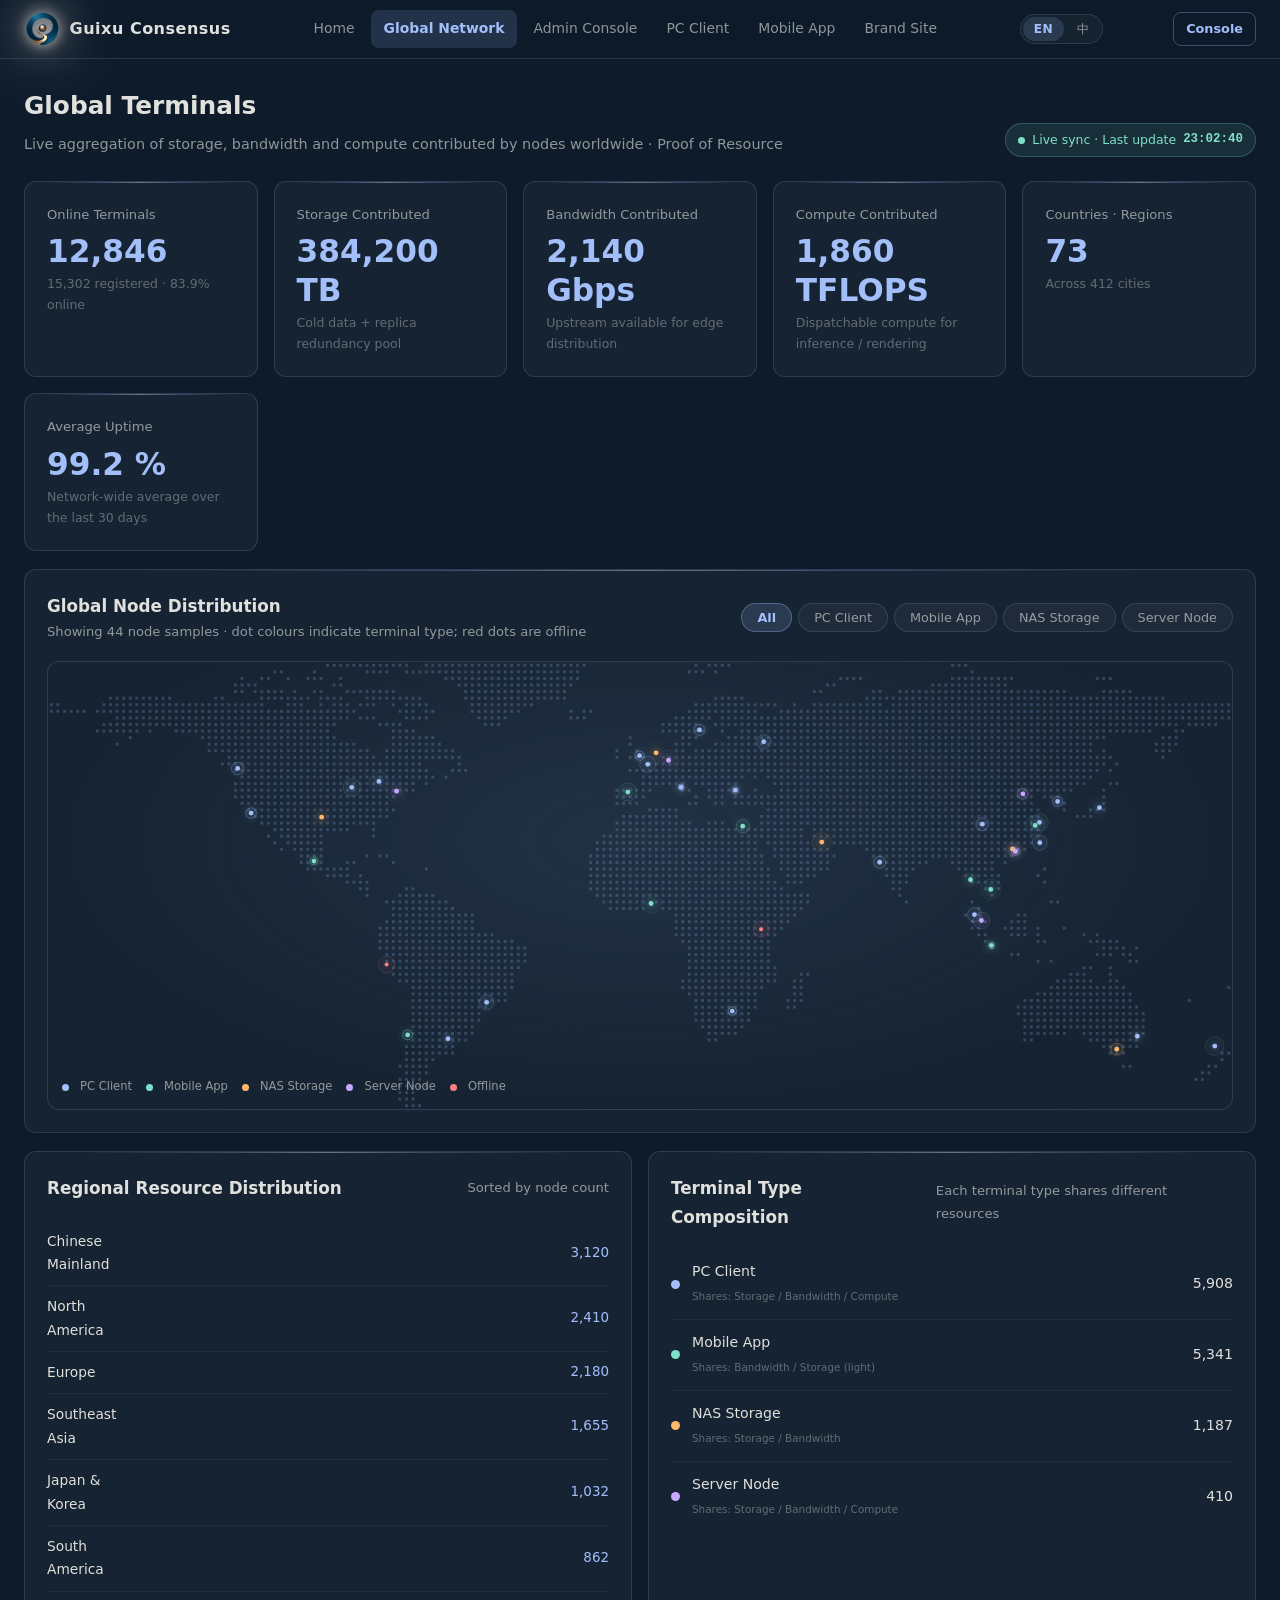
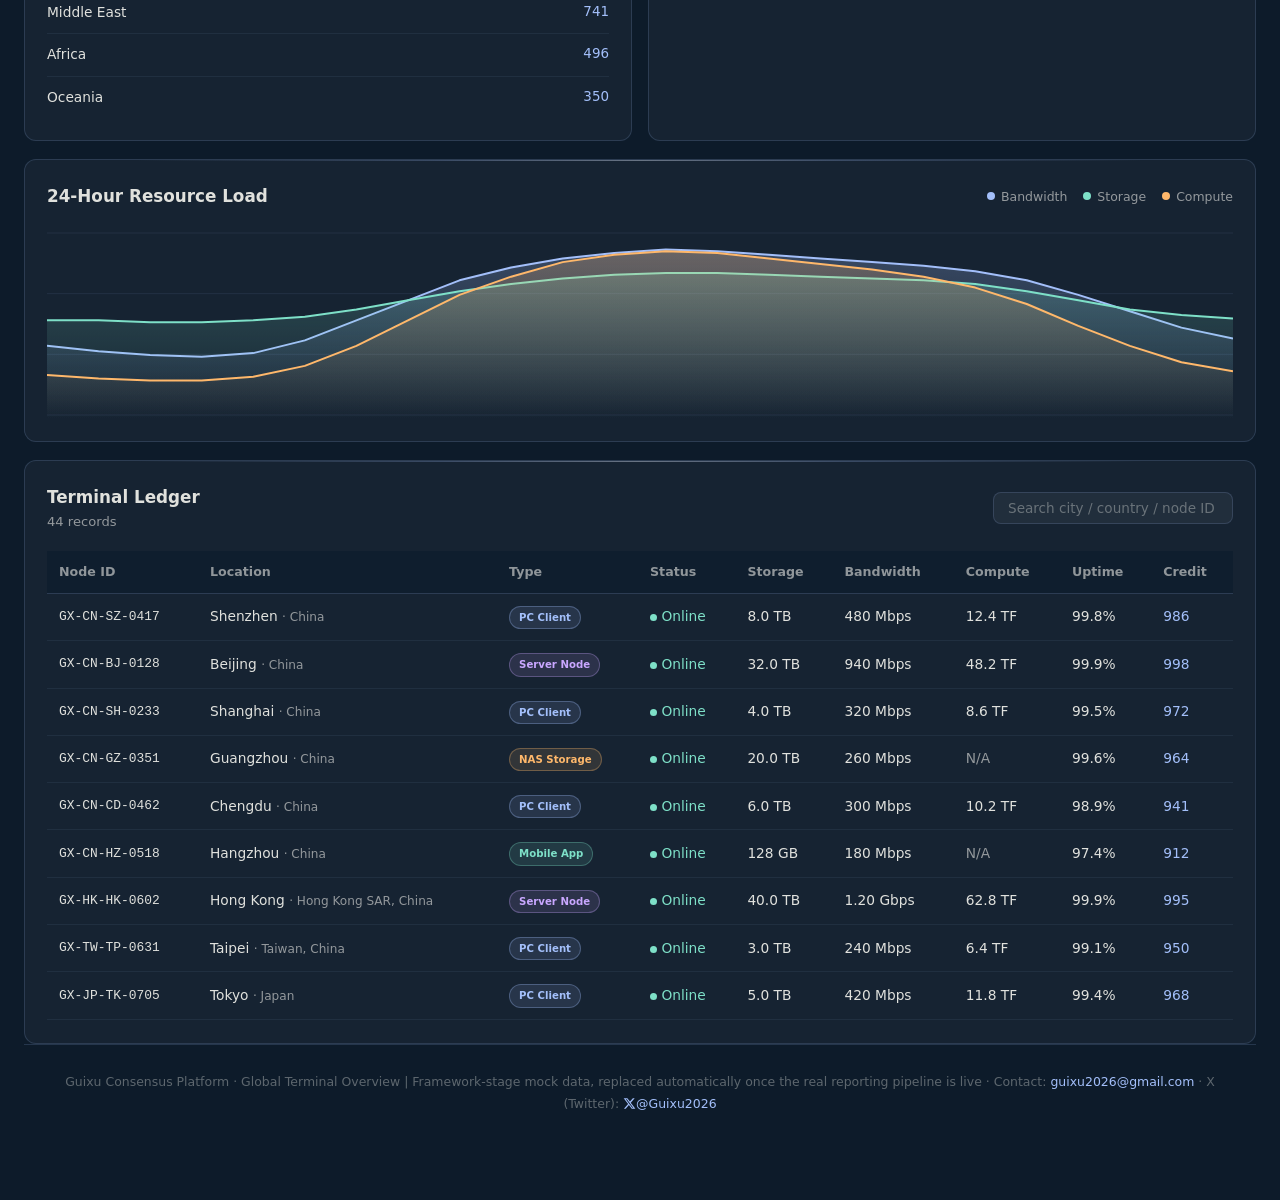
<file: guixu-platform/web/network.html>
<!DOCTYPE html>
<html lang="en">
<head>
<meta charset="UTF-8">
<meta name="viewport" content="width=device-width, initial-scale=1.0">
<link rel="icon" href="/favicon.ico" sizes="48x48">
<link rel="icon" type="image/png" sizes="32x32" href="/favicon-32.png?v=20260925c">
<link rel="icon" type="image/png" sizes="192x192" href="/favicon-192.png?v=20260925c">
<link rel="apple-touch-icon" sizes="180x180" href="/apple-touch-icon.png?v=20260925c">
<title data-i18n="net.title">Global Terminals · Guixu Consensus Platform</title>
<link rel="stylesheet" href="../shared/guixu-theme.css?v=20260925j">
<style>
  /* ---------- 窄屏（手机 / TP 钱包等内置浏览器）：顶部菜单改为 ☰ 展开 ---------- */
  .gx-nav .menu-toggle { display: none; width: 38px; height: 38px; padding: 0; place-items: center;
    background: rgba(163,191,250,.10); border: 1px solid var(--gx-line); border-radius: 9px;
    color: var(--gx-accent); font-size: 1.1em; line-height: 1; cursor: pointer; font-family: inherit; }
  .gx-nav .menu-toggle:active { transform: scale(.95); }
  @media (max-width: 1080px) {
    .gx-nav .menu-toggle { display: grid; }
    .gx-nav .nav-links { display: none; position: absolute; top: 58px; left: 0; right: 0; z-index: 101;
      flex-direction: column; align-items: stretch; gap: 2px; padding: 12px 16px 14px;
      background: #0c1725; border-bottom: 1px solid var(--gx-line-strong);
      box-shadow: 0 18px 40px rgba(0,0,0,.45); max-height: 70vh; overflow-y: auto; }
    .gx-nav .nav-links.show { display: flex; }
    .gx-nav .nav-links a { padding: 11px 12px; font-size: .95em; border-radius: 10px; }
  }

  #map { border-radius: 10px; }
  #loadChart { width: 100%; height: 190px; display: block; }
  .region-row { display: flex; align-items: center; gap: 12px; padding: 9px 0; border-bottom: 1px solid rgba(163,191,250,.07); }
  .region-row:last-child { border-bottom: none; }
  .region-row .rname { width: 96px; font-size: .86em; flex: 0 0 auto; }
  .region-row .rbar { flex: 1; min-width: 60px; }
  .region-row .rnum { width: 66px; text-align: right; font-size: .84em; color: var(--gx-accent); font-variant-numeric: tabular-nums; }
  .type-row { display: flex; align-items: center; gap: 12px; padding: 11px 0; border-bottom: 1px solid rgba(163,191,250,.07); }
  .type-row:last-child { border-bottom: none; }
  .type-row .tmark { width: 9px; height: 9px; border-radius: 50%; flex: 0 0 auto; }
  .type-row .tname { flex: 1; font-size: .88em; }
  .type-row .tprov { font-size: .74em; color: var(--gx-faint); }
  .type-row .tcnt { font-size: .88em; font-variant-numeric: tabular-nums; width: 60px; text-align: right; }
  .legend-chip { display: inline-flex; align-items: center; gap: 6px; }
</style>
  <!-- 统一卡片光影系统 v2（2026-09-29） -->
  <link rel="stylesheet" href="../shared/gx-cards.css?v=20260929c">
</head>
<body>

<nav class="gx-nav">
  <div class="nav-inner">
    <a class="nav-brand" href="index.html"><img class="brand-mark" src="/guixu800tm-96.webp?v=20260925a" alt="Guixu Consensus"><span data-i18n="brand.name">Guixu Consensus</span></a>
    <ul class="nav-links">
      <li><a href="index.html" data-i18n="nav.home">Portal</a></li>
      <li><a href="network.html" class="active" data-i18n="nav.network">Global Network</a></li>
      <li><a href="admin.html" data-i18n="nav.admin">Admin</a></li>
      <li><a href="https://www.guixu.club/terminal/desktop/" data-i18n="nav.pc">PC Client</a></li>
      <li><a href="https://www.guixu.club/terminal/mobile/" data-i18n="nav.mobile">Mobile App</a></li>
      <li><a href="https://www.guixu.club/" target="_blank" rel="noopener" data-i18n="nav.site">Brand Site</a></li>
    </ul>
    <span data-gx-lang-switch></span>
    <a class="gx-btn gx-btn-ghost gx-btn-sm" href="admin.html" data-i18n="nav.console">Console</a>
    <button class="menu-toggle" id="gxMenuToggle" type="button" aria-label="Menu" aria-expanded="false">&#9776;</button>
  </div>
</nav>

<div class="gx-page">

  <div class="gx-page-head">
    <div>
      <h1 data-i18n="net.h1">Global Terminals</h1>
      <p data-i18n="net.sub">Real-time aggregation of storage, bandwidth and compute contributed by nodes worldwide · Proof of Resource</p>
    </div>
    <span class="gx-live-badge"><i class="gx-dot gx-dot-pulse"></i> <span data-i18n="net.live">Live sync · Last updated</span> <b class="gx-mono" id="lastUpdate">--:--:--</b></span>
  </div>

  <!-- KPI -->
  <div class="gx-grid" style="grid-template-columns: repeat(auto-fit, minmax(196px, 1fr));" id="kpiRow"></div>

  <!-- 地图 -->
  <div class="gx-card gx-mt">
    <div class="gx-card-head">
      <div>
        <h3 data-i18n="net.map.h3">Global node distribution</h3>
        <div class="gx-sub" id="mapSub">--</div>
      </div>
      <div class="gx-filters" id="mapFilter">
        <button class="active" data-type="all" data-i18n="net.filter.all">All</button>
        <button data-type="pc" data-i18n="d.nodetype.pc">PC Client</button>
        <button data-type="mobile" data-i18n="d.nodetype.mobile">Mobile App</button>
        <button data-type="nas" data-i18n="d.nodetype.nas">NAS Storage Box</button>
        <button data-type="server" data-i18n="d.nodetype.server">Server Node</button>
      </div>
    </div>
    <div class="gx-map-wrap">
      <canvas id="map"></canvas>
      <div class="gx-map-legend" id="legend"></div>
    </div>
  </div>

  <!-- 区域 / 类型 -->
  <div class="gx-grid gx-grid-2 gx-mt">
    <div class="gx-card">
      <div class="gx-card-head">
        <h3 data-i18n="net.region.h3">Regional resource distribution</h3>
        <span class="gx-sub" data-i18n="net.region.sub">Sorted by node count</span>
      </div>
      <div id="regionList"></div>
    </div>
    <div class="gx-card">
      <div class="gx-card-head">
        <h3 data-i18n="net.type.h3">Terminal type composition</h3>
        <span class="gx-sub" data-i18n="net.type.sub">Different terminals share different resource types</span>
      </div>
      <div id="typeList"></div>
    </div>
  </div>

  <!-- 24h 负载 -->
  <div class="gx-card gx-mt">
    <div class="gx-card-head">
      <h3 data-i18n="net.load.h3">24-hour resource load</h3>
      <div class="gx-row" style="gap:16px; font-size:.78em; color: var(--gx-dim);">
        <span class="legend-chip"><i style="width:8px;height:8px;border-radius:50%;background:#a3bffa;display:inline-block"></i><span data-i18n="net.load.bw">Bandwidth</span></span>
        <span class="legend-chip"><i style="width:8px;height:8px;border-radius:50%;background:#7ee0c8;display:inline-block"></i><span data-i18n="net.load.storage">Storage</span></span>
        <span class="legend-chip"><i style="width:8px;height:8px;border-radius:50%;background:#ffb86b;display:inline-block"></i><span data-i18n="net.load.compute">Compute</span></span>
      </div>
    </div>
    <canvas id="loadChart"></canvas>
  </div>

  <!-- 明细 -->
  <div class="gx-card gx-mt">
    <div class="gx-card-head">
      <div>
        <h3 data-i18n="net.tbl.h3">Terminal ledger</h3>
        <div class="gx-sub" id="tblSub">--</div>
      </div>
      <input class="gx-input" id="search" data-i18n-attr="placeholder:net.tbl.search" placeholder="Search city / country / node ID" style="width:240px">
    </div>
    <div class="gx-table-scroll gx-tbl-scroll">
      <table class="gx-table">
        <thead>
          <tr>
            <th data-i18n="net.tbl.th.id">Node ID</th><th data-i18n="net.tbl.th.loc">Location</th><th data-i18n="net.tbl.th.type">Terminal type</th><th data-i18n="net.tbl.th.status">Status</th>
            <th data-i18n="net.tbl.th.storage">Storage</th><th data-i18n="net.tbl.th.bw">Bandwidth</th><th data-i18n="net.tbl.th.compute">Compute</th><th data-i18n="net.tbl.th.uptime">Uptime</th><th data-i18n="net.tbl.th.score">Credit score</th>
          </tr>
        </thead>
        <tbody id="tblBody"></tbody>
      </table>
    </div>
  </div>

  <div class="gx-foot" data-i18n-html="net.foot">
    Guixu Consensus Platform · Global terminals overview  |  This page uses framework-stage mock data, replaced automatically once the real reporting pipeline is connected
  </div>
</div>

<script src="../shared/guixu-i18n.js?v=20261115a"></script>
<script src="../shared/world-dots.js?v=20260925h"></script>
<script src="../shared/mock-data.js?v=20260925h"></script>
<script src="../shared/guixu-core.js?v=20260925h"></script>
<script>
(function () {
  GX.i18n.init();

  var D = window.GX_DATA;
  var allNodes = GX.parseNodes(D.nodes);
  var filterType = 'all';

  /* ---------- KPI ---------- */
  var kpis = [
    { key: 'online',  labelKey: 'net.kpi.online',  value: D.global.onlineNodes, dec: 0,
      footKey: 'net.kpi.online.foot',
      footVars: { total: GX.num(D.global.totalNodes), rate: (D.global.onlineNodes / D.global.totalNodes * 100).toFixed(1) } },
    { key: 'storage', labelKey: 'net.kpi.storage', value: D.global.storageTB, dec: 0, suffix: ' TB',
      footKey: 'net.kpi.storage.foot' },
    { key: 'bw',      labelKey: 'net.kpi.bw',      value: D.global.bandwidthGbps, dec: 0, suffix: ' Gbps',
      footKey: 'net.kpi.bw.foot' },
    { key: 'cpu',     labelKey: 'net.kpi.cpu',     value: D.global.computeTflops, dec: 0, suffix: ' TFLOPS',
      footKey: 'net.kpi.cpu.foot' },
    { key: 'geo',     labelKey: 'net.kpi.geo',     value: D.global.countries, dec: 0,
      footKey: 'net.kpi.geo.foot', footVars: { cities: GX.num(D.global.cities) } },
    { key: 'uptime',  labelKey: 'net.kpi.uptime',  value: D.global.uptimePct, dec: 1, suffix: ' %',
      footKey: 'net.kpi.uptime.foot' }
  ];

  function renderKpis(animate) {
    GX.qs('#kpiRow').innerHTML = kpis.map(function (k) {
      return '<div class="gx-card gx-kpi">' +
        '<div class="kpi-label">' + GX.t(k.labelKey) + '</div>' +
        '<div class="kpi-value"><span data-kpi="' + k.key + '" data-v="0">0</span></div>' +
        '<div class="kpi-foot">' + GX.t(k.footKey, k.footVars) + '</div></div>';
    }).join('');
    kpis.forEach(function (k) {
      var el = GX.qs('[data-kpi="' + k.key + '"]');
      if (animate) {
        setTimeout(function () { GX.countUp(el, k.value, { decimals: k.dec, suffix: k.suffix || '' }); }, 120);
      } else if (el) {
        el.textContent = GX.num(k.value, k.dec) + (k.suffix || '');
      }
    });
  }

  /* ---------- 地图 ---------- */
  var mapCanvas = GX.qs('#map');
  function filtered() {
    return filterType === 'all' ? allNodes : allNodes.filter(function (n) { return n.type === filterType; });
  }
  function renderMap() {
    var list = filtered();
    GX.drawWorldMap(mapCanvas, { nodes: list, showNodes: true, animate: true });
    GX.qs('#mapSub').textContent = GX.t('net.map.sub', { n: GX.num(list.length) });
  }
  GX.qsa('#mapFilter button').forEach(function (b) {
    GX.on(b, 'click', function () {
      GX.qsa('#mapFilter button').forEach(function (x) { x.classList.remove('active'); });
      b.classList.add('active');
      filterType = b.dataset.type;
      renderMap();
      renderTable();
    });
  });

  function renderLegend() {
    GX.qs('#legend').innerHTML = D.nodeTypes.map(function (t) {
      return '<span class="legend-chip"><i style="background:' + t.color + '"></i>' + GX.t(t.labelKey) + '</span>';
    }).join('') + '<span class="legend-chip"><i style="background:#ff8080"></i>' + GX.t('net.legend.offline') + '</span>';
  }

  /* ---------- 区域 ---------- */
  function renderRegions() {
    var maxRegion = Math.max.apply(null, D.regions.map(function (r) { return r.nodes; }));
    GX.qs('#regionList').innerHTML = D.regions.map(function (r) {
      return '<div class="region-row">' +
        '<span class="rname">' + GX.t(r.nameKey) + '</span>' +
        '<span class="rbar"><span class="gx-bar"><i style="width:' + (r.nodes / maxRegion * 100).toFixed(1) + '%"></i></span></span>' +
        '<span class="rnum">' + GX.num(r.nodes) + '</span></div>';
    }).join('');
  }

  /* ---------- 类型 ---------- */
  function renderTypes() {
    GX.qs('#typeList').innerHTML = D.nodeTypes.map(function (t) {
      var prov = (t.provideKeys || []).map(function (k) { return GX.t(k); }).join(' / ');
      return '<div class="type-row">' +
        '<span class="tmark" style="background:' + t.color + '"></span>' +
        '<span class="tname">' + GX.t(t.labelKey) + '<br><span class="tprov">' + GX.t('net.type.provides') + prov + '</span></span>' +
        '<span class="tcnt">' + GX.num(t.count) + '</span></div>';
    }).join('');
  }

  /* ---------- 24h 曲线 ---------- */
  GX.lineChart(GX.qs('#loadChart'), [
    { data: D.load24h.bandwidth, color: '#a3bffa' },
    { data: D.load24h.storage, color: '#7ee0c8' },
    { data: D.load24h.compute, color: '#ffb86b' }
  ], { min: 0, max: 100 });

  /* ---------- 终端明细 ---------- */
  function renderTable() {
    var kw = (GX.qs('#search').value || '').trim().toLowerCase();
    var list = allNodes.filter(function (n) {
      if (filterType !== 'all' && n.type !== filterType) return false;
      if (!kw) return true;
      var hay = (n.city + n.country + n.id + n.cityKey + n.countryKey).toLowerCase();
      return hay.indexOf(kw) >= 0;
    });
    GX.qs('#tblBody').innerHTML = list.map(function (n) {
      var color = GX.typeColor(n.type);
      return '<tr>' +
        '<td class="gx-mono" style="font-size:.94em">' + n.id + '</td>' +
        '<td>' + n.city + ' <span class="gx-dim" style="font-size:.88em">· ' + n.country + '</span></td>' +
        '<td><span class="gx-tag" style="color:' + color + ';background:' + GX.hexA(color, .12) + ';border-color:' + GX.hexA(color, .3) + '">' + GX.typeLabel(n.type) + '</span></td>' +
        '<td>' + (n.online
          ? '<span class="gx-ok"><i class="gx-dot gx-dot-pulse"></i> ' + GX.t('net.tbl.online') + '</span>'
          : '<span class="gx-bad"><i class="gx-dot" style="background:#ff8080"></i> ' + GX.t('net.tbl.offline') + '</span>') + '</td>' +
        '<td>' + GX.cap(n.storageGB) + '</td>' +
        '<td>' + GX.bw(n.bwMbps) + '</td>' +
        '<td>' + (n.tflops ? n.tflops.toFixed(1) + ' TF' : '<span class="gx-dim">' + GX.t('net.tbl.na') + '</span>') + '</td>' +
        '<td>' + n.uptime.toFixed(1) + '%</td>' +
        '<td style="color:var(--gx-accent)">' + n.score + '</td></tr>';
    }).join('') || '<tr><td colspan="9" class="gx-dim" style="text-align:center;padding:26px">' + GX.t('net.tbl.empty') + '</td></tr>';
    GX.qs('#tblSub').textContent = GX.t(filterType !== 'all' ? 'net.tbl.subFiltered' : 'net.tbl.sub', { n: GX.num(list.length) });
  }
  GX.on(GX.qs('#search'), 'input', renderTable);

  /* ---------- 实时刷新 ---------- */
  var base = D.global.onlineNodes;
  function stamp() {
    var d = new Date();
    GX.qs('#lastUpdate').textContent = String(d.getHours()).padStart(2, '0') + ':' +
      String(d.getMinutes()).padStart(2, '0') + ':' + String(d.getSeconds()).padStart(2, '0');
  }
  GX.liveTick(function () {
    var onlineKpi = GX.qs('[data-kpi="online"]');
    base = Math.max(0, base + Math.round(GX.rand(-14, 16)));
    if (onlineKpi) onlineKpi.textContent = GX.num(base);
    stamp();
  }, 3000);

  /* ---------- 渲染总入口 ---------- */
  function renderAll(animate) {
    renderKpis(animate);
    renderMap();
    renderLegend();
    renderRegions();
    renderTypes();
    renderTable();
  }
  renderAll(true);
  GX.i18n.onChange(function () { renderAll(false); });
})();
</script>

<script>
/* 窄屏顶部菜单：☰ 展开；点菜单项 / 点外部 / Esc 收起。
   手机端主要入口是 TP 钱包等内置浏览器，原来菜单在 <=1080px 被整块隐藏、无法点击。 */
(function () {
  var btn = document.getElementById('gxMenuToggle');
  var nav = document.querySelector('.gx-nav');
  var links = nav ? nav.querySelector('.nav-links') : null;
  if (!btn || !links) { return; }
  function close() { links.classList.remove('show'); btn.setAttribute('aria-expanded', 'false'); }
  btn.addEventListener('click', function (e) {
    e.stopPropagation();
    var on = links.classList.toggle('show');
    btn.setAttribute('aria-expanded', on ? 'true' : 'false');
  });
  links.addEventListener('click', function (e) {
    if (e.target && e.target.closest && e.target.closest('a')) { close(); }
  });
  document.addEventListener('click', function (e) {
    if (e.target !== btn && !btn.contains(e.target)) { close(); }
  });
  document.addEventListener('keydown', function (e) { if (e.key === 'Escape') { close(); } });
})();
</script>
</body>
</html>
</file>
<file: guixu-platform/shared/guixu-theme.css>
/* ============================================================
   Guixu Consensus Platform :: shared theme
   归墟共识平台 · 共享主题与组件库
   与品牌官网（https://www.guixu.club/）视觉规范保持一致（深色 #0d1b2a 系 + 强调色 #a3bffa）
   ============================================================ */

:root {
  --gx-900: #0a1520;
  --gx-800: #0d1b2a;
  --gx-700: #1b263b;
  --gx-600: #415a77;
  --gx-accent: #a3bffa;
  --gx-accent-dim: rgba(163, 191, 250, .15);
  --gx-ok: #7ee0c8;
  --gx-warn: #ffb86b;
  --gx-bad: #ff8080;
  --gx-text: #e0e1dd;
  --gx-dim: rgba(224, 225, 221, .62);
  --gx-faint: rgba(224, 225, 221, .38);
  --gx-line: rgba(163, 191, 250, .16);
  --gx-line-strong: rgba(163, 191, 250, .32);
  --gx-light: #f0f2f5;
  --gx-ink: #1a1a2e;
  --gx-ink-soft: #4a4a5a;
  --gx-radius: 12px;
  --gx-radius-sm: 8px;
  --gx-font: 'Segoe UI', 'Microsoft YaHei', system-ui, -apple-system, sans-serif;
  --gx-mono: 'SFMono-Regular', Consolas, 'Roboto Mono', monospace;
  --gx-shadow: 0 2px 12px rgba(0, 0, 0, .06);
  --gx-glow: 0 0 24px rgba(163, 191, 250, .18);
}

* { margin: 0; padding: 0; box-sizing: border-box; }
html { scroll-behavior: smooth; }
body {
  font-family: var(--gx-font);
  background: var(--gx-800);
  color: var(--gx-text);
  line-height: 1.7;
  -webkit-font-smoothing: antialiased;
}
a { color: var(--gx-accent); text-decoration: none; }
img { max-width: 100%; display: block; }
::-webkit-scrollbar { width: 8px; height: 8px; }
::-webkit-scrollbar-track { background: rgba(255, 255, 255, .03); }
::-webkit-scrollbar-thumb { background: rgba(163, 191, 250, .22); border-radius: 4px; }
::-webkit-scrollbar-thumb:hover { background: rgba(163, 191, 250, .4); }

/* ---------- 通用文本 ---------- */
.gx-title { font-size: 1.8em; font-weight: 700; }
.gx-sub { color: var(--gx-dim); font-size: .95em; }
.gx-mono { font-family: var(--gx-mono); }
.gx-dim { color: var(--gx-dim); }
.gx-ok { color: var(--gx-ok); }
.gx-warn { color: var(--gx-warn); }
.gx-bad { color: var(--gx-bad); }
.gx-accent { color: var(--gx-accent); }

/* ---------- 按钮 ---------- */
.gx-btn {
  display: inline-flex; align-items: center; gap: 6px;
  padding: 9px 18px; border-radius: var(--gx-radius-sm);
  font-size: .88em; font-weight: 600; cursor: pointer;
  border: 1px solid transparent; transition: all .22s; font-family: var(--gx-font);
}
.gx-btn-primary { background: var(--gx-accent); color: var(--gx-800); }
.gx-btn-primary:hover { background: #8aa5e6; transform: translateY(-1px); }
.gx-btn-ghost { border-color: var(--gx-line-strong); color: var(--gx-accent); background: transparent; }
.gx-btn-ghost:hover { background: var(--gx-accent-dim); }
.gx-btn-sm { padding: 5px 12px; font-size: .8em; }
.gx-btn:disabled { opacity: .45; cursor: not-allowed; transform: none; }

/* ---------- 卡片 ---------- */
.gx-card {
  background: rgba(255, 255, 255, .04);
  border: 1px solid var(--gx-line);
  border-radius: var(--gx-radius);
  padding: 22px;
}
.gx-card-hover:hover { border-color: var(--gx-line-strong); background: rgba(255, 255, 255, .06); }
.gx-card-solid { background: #fff; border: 1px solid rgba(0, 0, 0, .06); color: var(--gx-ink); }
.gx-card-head { display: flex; align-items: center; justify-content: space-between; margin-bottom: 18px; gap: 12px; }
.gx-card-head h3 { font-size: 1.05em; font-weight: 600; }
.gx-card-head .gx-sub { font-size: .82em; }
.gx-section-title { display: flex; align-items: center; gap: 10px; font-size: 1.05em; font-weight: 600; margin-bottom: 16px; }
.gx-section-title::before { content: ''; width: 3px; height: 15px; background: var(--gx-accent); border-radius: 2px; }

/* ---------- 栅格 ---------- */
.gx-grid { display: grid; gap: 16px; }
.gx-grid-2 { grid-template-columns: repeat(2, 1fr); }
.gx-grid-3 { grid-template-columns: repeat(3, 1fr); }
.gx-grid-4 { grid-template-columns: repeat(4, 1fr); }
.gx-grid-auto { grid-template-columns: repeat(auto-fit, minmax(220px, 1fr)); }
.gx-row { display: flex; align-items: center; gap: 12px; }
.gx-row-between { display: flex; align-items: center; justify-content: space-between; gap: 12px; }
.gx-wrap { flex-wrap: wrap; }
.gx-mt { margin-top: 18px; }
.gx-mt-lg { margin-top: 32px; }

/* ---------- KPI ---------- */
.gx-kpi { position: relative; overflow: hidden; }
.gx-kpi .kpi-label { font-size: .82em; color: var(--gx-dim); display: flex; align-items: center; gap: 6px; }
.gx-kpi .kpi-value { font-size: 1.95em; font-weight: 700; color: var(--gx-accent); line-height: 1.25; margin: 6px 0 2px; font-variant-numeric: tabular-nums; }
.gx-kpi .kpi-unit { font-size: .5em; font-weight: 500; color: var(--gx-dim); margin-left: 3px; }
.gx-kpi .kpi-foot { font-size: .78em; color: var(--gx-faint); }
.gx-kpi::after {
  content: ''; position: absolute; right: -30px; top: -30px; width: 110px; height: 110px;
  background: radial-gradient(circle, rgba(163, 191, 250, .12), transparent 70%); border-radius: 50%;
}

/* ---------- 标签 / 状态点 ---------- */
.gx-tag {
  display: inline-flex; align-items: center; gap: 5px;
  padding: 2px 9px; border-radius: 20px; font-size: .74em; font-weight: 600;
  background: var(--gx-accent-dim); color: var(--gx-accent); border: 1px solid var(--gx-line);
}
.gx-tag-ok { background: rgba(126, 224, 200, .12); color: var(--gx-ok); border-color: rgba(126, 224, 200, .28); }
.gx-tag-warn { background: rgba(255, 184, 107, .12); color: var(--gx-warn); border-color: rgba(255, 184, 107, .28); }
.gx-tag-bad { background: rgba(255, 128, 128, .12); color: var(--gx-bad); border-color: rgba(255, 128, 128, .28); }
.gx-dot { width: 7px; height: 7px; border-radius: 50%; background: var(--gx-ok); display: inline-block; }
.gx-dot-pulse { animation: gxPulse 1.8s ease-in-out infinite; }
@keyframes gxPulse { 0%, 100% { opacity: 1; box-shadow: 0 0 0 0 rgba(126, 224, 200, .5); } 50% { opacity: .55; box-shadow: 0 0 0 4px rgba(126, 224, 200, 0); } }

/* ---------- 表格 ---------- */
.gx-table { width: 100%; border-collapse: collapse; font-size: .86em; }
.gx-table th {
  text-align: left; padding: 10px 12px; color: var(--gx-dim); font-weight: 600;
  font-size: .92em; border-bottom: 1px solid var(--gx-line); white-space: nowrap;
}
.gx-table td { padding: 11px 12px; border-bottom: 1px solid rgba(163, 191, 250, .07); white-space: nowrap; }
.gx-table tbody tr:hover { background: rgba(163, 191, 250, .05); }
.gx-table tbody tr:last-child td { border-bottom: none; }
.gx-table-scroll { overflow-x: auto; }

/* ---------- 进度条 ---------- */
.gx-bar { height: 6px; border-radius: 3px; background: rgba(255, 255, 255, .08); overflow: hidden; }
.gx-bar > i { display: block; height: 100%; border-radius: 3px; background: var(--gx-accent); transition: width .6s ease; }
.gx-bar-ok > i { background: var(--gx-ok); }
.gx-bar-warn > i { background: var(--gx-warn); }

/* ---------- 开关 ---------- */
.gx-switch { position: relative; width: 46px; height: 24px; border-radius: 12px; background: rgba(255, 255, 255, .12); cursor: pointer; transition: background .25s; flex: 0 0 auto; border: none; }
.gx-switch::after { content: ''; position: absolute; top: 2px; left: 2px; width: 20px; height: 20px; border-radius: 50%; background: #fff; transition: transform .25s; }
.gx-switch.on { background: var(--gx-accent); }
.gx-switch.on::after { transform: translateX(22px); }

/* ---------- 滑块 ---------- */
.gx-range { -webkit-appearance: none; appearance: none; width: 100%; height: 5px; border-radius: 3px; background: rgba(255, 255, 255, .12); outline: none; }
.gx-range::-webkit-slider-thumb {
  -webkit-appearance: none; appearance: none; width: 16px; height: 16px; border-radius: 50%;
  background: var(--gx-accent); cursor: pointer; box-shadow: 0 0 0 4px rgba(163, 191, 250, .18);
}
.gx-range::-moz-range-thumb { width: 16px; height: 16px; border: none; border-radius: 50%; background: var(--gx-accent); cursor: pointer; }

/* ---------- 应用外壳（侧边栏 + 主区） ---------- */
.gx-shell { display: grid; grid-template-columns: 232px 1fr; min-height: 100vh; background: var(--gx-800); }
.gx-side {
  background: linear-gradient(180deg, #0b1724, #0d1b2a);
  border-right: 1px solid var(--gx-line); padding: 22px 14px; position: sticky; top: 0; height: 100vh;
  display: flex; flex-direction: column; gap: 6px; overflow-y: auto;
}
.gx-side .brand { display: flex; align-items: center; gap: 10px; padding: 0 10px 20px; border-bottom: 1px solid var(--gx-line); margin-bottom: 14px; }
.gx-side .brand .mark { width: 30px; height: 30px; border-radius: 8px; background: linear-gradient(135deg, var(--gx-accent), var(--gx-600)); display: grid; place-items: center; color: var(--gx-800); font-weight: 800; font-size: .95em; }
.gx-side .brand b { font-size: 1em; letter-spacing: .5px; }
.gx-side .brand small { display: block; font-size: .7em; color: var(--gx-faint); font-weight: 400; letter-spacing: 1px; }
.gx-side .nav-label { font-size: .7em; color: var(--gx-faint); letter-spacing: 1.4px; padding: 12px 10px 5px; text-transform: uppercase; }
.gx-side a.nav-item {
  display: flex; align-items: center; gap: 10px; padding: 9px 12px; border-radius: var(--gx-radius-sm);
  color: var(--gx-dim); font-size: .88em; transition: all .2s; border: 1px solid transparent;
}
.gx-side a.nav-item:hover { background: rgba(163, 191, 250, .07); color: var(--gx-text); }
.gx-side a.nav-item.active { background: var(--gx-accent-dim); color: var(--gx-accent); border-color: var(--gx-line); font-weight: 600; }
.gx-side .side-foot { margin-top: auto; padding: 14px 10px 0; border-top: 1px solid var(--gx-line); font-size: .75em; color: var(--gx-faint); }

.gx-main { padding: 24px 28px 48px; min-width: 0; }
.gx-topbar {
  display: flex; align-items: center; justify-content: space-between; gap: 16px;
  padding-bottom: 18px; margin-bottom: 24px; border-bottom: 1px solid var(--gx-line); flex-wrap: wrap;
}
.gx-crumb { font-size: .8em; color: var(--gx-faint); }

/* ---------- 世界地图容器 ---------- */
.gx-map-wrap { position: relative; width: 100%; border-radius: var(--gx-radius); overflow: hidden; background: radial-gradient(ellipse at 50% 40%, rgba(65, 90, 119, .28), transparent 72%); border: 1px solid var(--gx-line); }
.gx-map-wrap canvas { display: block; width: 100%; height: auto; }
.gx-map-legend { position: absolute; left: 14px; bottom: 12px; display: flex; gap: 14px; font-size: .72em; color: var(--gx-dim); flex-wrap: wrap; }
.gx-map-legend i { width: 7px; height: 7px; border-radius: 50%; display: inline-block; margin-right: 5px; }

/* ---------- 手机模拟框 ---------- */
.gx-phone {
  width: 390px; max-width: 100%; height: 800px; background: #050d16;
  border-radius: 42px; border: 10px solid #16232f; box-shadow: 0 24px 60px rgba(0, 0, 0, .5), var(--gx-glow);
  position: relative; overflow: hidden; display: flex; flex-direction: column;
}
.gx-phone .notch {
  position: absolute; top: 0; left: 50%; transform: translateX(-50%);
  width: 132px; height: 26px; background: #16232f; border-radius: 0 0 16px 16px; z-index: 20;
}
.gx-phone .status-bar { display: flex; justify-content: space-between; padding: 12px 24px 6px; font-size: .72em; color: var(--gx-dim); flex-shrink: 0; }
.gx-phone .phone-body { flex: 1; overflow-y: auto; padding: 6px 18px 14px; }
.gx-phone .phone-tabbar {
  display: grid; grid-template-columns: repeat(4, 1fr); border-top: 1px solid var(--gx-line);
  background: rgba(10, 21, 32, .96); padding: 8px 0 14px; flex-shrink: 0;
}
.gx-phone .phone-tabbar button {
  background: none; border: none; color: var(--gx-faint); font-size: .68em; cursor: pointer;
  display: flex; flex-direction: column; align-items: center; gap: 3px; font-family: var(--gx-font); transition: color .2s;
}
.gx-phone .phone-tabbar button.active { color: var(--gx-accent); }
.gx-phone .phone-tabbar .tab-ico { font-size: 1.35em; line-height: 1; }

/* ---------- 桌面窗口模拟框 ---------- */
.gx-window {
  width: 100%; max-width: 1180px; margin: auto; background: var(--gx-800);
  border-radius: 14px; border: 1px solid var(--gx-line-strong); overflow: hidden;
  box-shadow: 0 28px 70px rgba(0, 0, 0, .55), var(--gx-glow);
}
.gx-window-bar { display: flex; align-items: center; gap: 10px; padding: 10px 14px; background: #0b1724; border-bottom: 1px solid var(--gx-line); }
.gx-window-bar .lights { display: flex; gap: 7px; }
.gx-window-bar .lights i { width: 11px; height: 11px; border-radius: 50%; display: block; }
.gx-window-bar .win-title { font-size: .8em; color: var(--gx-dim); margin-left: 6px; }
.gx-window-body { display: grid; grid-template-columns: 216px 1fr; min-height: 620px; }

/* ---------- 平台端顶部导航 ---------- */
.gx-nav { position: sticky; top: 0; z-index: 100; background: rgba(13, 27, 42, .94); backdrop-filter: blur(10px); border-bottom: 1px solid var(--gx-line); }
.gx-nav .nav-inner { max-width: 1360px; margin: auto; display: flex; align-items: center; justify-content: space-between; gap: 18px; padding: 0 24px; height: 58px; }
.gx-nav .nav-brand { display: flex; align-items: center; gap: 10px; font-weight: 700; letter-spacing: .5px; color: var(--gx-text); flex: 0 0 auto; }
.gx-nav .nav-brand .mark { width: 28px; height: 28px; border-radius: 8px; background: linear-gradient(135deg, var(--gx-accent), var(--gx-600)); display: grid; place-items: center; color: var(--gx-800); font-weight: 800; font-size: .85em; }
.gx-nav .nav-links { display: flex; gap: 3px; list-style: none; align-items: center; overflow-x: auto; }
.gx-nav .nav-links a { color: var(--gx-dim); font-size: .87em; padding: 7px 13px; border-radius: 8px; transition: all .2s; white-space: nowrap; display: block; }
.gx-nav .nav-links a:hover { color: var(--gx-text); background: rgba(163, 191, 250, .07); }
.gx-nav .nav-links a.active { color: var(--gx-accent); background: var(--gx-accent-dim); font-weight: 600; }
@media (max-width: 1080px) { .gx-nav .nav-links { display: none; } }

/* ---------- 页面容器 ---------- */
.gx-page { max-width: 1360px; margin: 0 auto; padding: 26px 24px 60px; }
.gx-page-head { display: flex; align-items: flex-end; justify-content: space-between; gap: 18px; flex-wrap: wrap; margin-bottom: 24px; }
.gx-page-head h1 { font-size: 1.55em; font-weight: 700; }
.gx-page-head p { color: var(--gx-dim); font-size: .9em; margin-top: 5px; }
.gx-live-badge { display: inline-flex; align-items: center; gap: 7px; font-size: .78em; color: var(--gx-ok); background: rgba(126, 224, 200, .1); border: 1px solid rgba(126, 224, 200, .25); padding: 5px 12px; border-radius: 20px; }

/* ---------- 筛选按钮组 ---------- */
.gx-filters { display: flex; gap: 6px; flex-wrap: wrap; }
.gx-filters button {
  background: rgba(255, 255, 255, .04); border: 1px solid var(--gx-line); color: var(--gx-dim);
  padding: 6px 15px; border-radius: 20px; font-size: .8em; cursor: pointer; font-family: var(--gx-font); transition: all .2s;
}
.gx-filters button:hover { color: var(--gx-text); border-color: var(--gx-line-strong); }
.gx-filters button.active { background: var(--gx-accent-dim); border-color: var(--gx-line-strong); color: var(--gx-accent); font-weight: 600; }

/* ---------- 输入框 ---------- */
.gx-input {
  background: rgba(255, 255, 255, .05); border: 1px solid var(--gx-line); border-radius: var(--gx-radius-sm);
  padding: 7px 14px; color: var(--gx-text); font-family: var(--gx-font); font-size: .85em; outline: none; transition: border-color .2s;
}
.gx-input:focus { border-color: var(--gx-line-strong); }
.gx-input::placeholder { color: var(--gx-faint); }

/* ---------- 固定表头滚动区 ---------- */
.gx-tbl-scroll { max-height: 470px; overflow-y: auto; }
.gx-tbl-scroll thead th { position: sticky; top: 0; background: #0f1e2e; z-index: 2; }

/* ---------- 底部信息 ---------- */
.gx-foot { text-align: center; color: var(--gx-faint); font-size: .78em; padding: 26px 20px; border-top: 1px solid var(--gx-line); }

/* ---------- 动效 ---------- */
@keyframes gxFloat { 0%, 100% { transform: translateY(0); } 50% { transform: translateY(-6px); } }
@keyframes gxFadeIn { from { opacity: 0; transform: translateY(8px); } to { opacity: 1; transform: none; } }
.gx-fade { animation: gxFadeIn .5s ease both; }

/* ---------- 响应式 ---------- */
@media (max-width: 900px) {
  .gx-shell { grid-template-columns: 1fr; }
  .gx-side { position: static; height: auto; flex-direction: row; flex-wrap: wrap; align-items: center; }
  .gx-side .nav-label, .gx-side .side-foot { display: none; }
  .gx-side .brand { border: none; padding-bottom: 0; margin-bottom: 0; }
  .gx-grid-4 { grid-template-columns: repeat(2, 1fr); }
  .gx-grid-3 { grid-template-columns: repeat(2, 1fr); }
  .gx-window-body { grid-template-columns: 1fr; }
  .gx-main { padding: 18px 16px 40px; }
}
@media (max-width: 560px) {
  .gx-grid-2, .gx-grid-3, .gx-grid-4 { grid-template-columns: 1fr; }
  .gx-title { font-size: 1.4em; }
}

/* ---------- 品牌标识（官方 LOGO 素材） ---------- */
/* 尺寸一律用 em，与同排文字字号同步（同步缩放），导航 2.35em / 侧栏 2.95em */
.brand-mark { display: block; width: 1.6em; height: 1.6em; object-fit: contain; flex: 0 0 auto; filter: drop-shadow(0 0 7px rgba(163,191,250,.6)) drop-shadow(0 1px 3px rgba(0,0,0,.55)); }
/* 侧栏 LOGO 与「主标题 + 副标题」两行文字等高对齐（.brand 是 align-items:center，故上下同齐）；
   字号定 2.95em ≈ 47px，正好等于两行文字块高度（16px×行高 + 12px×行高），光晕同步放大以免显小 */
.gx-side .brand .brand-mark { width: 2.95em; height: 2.95em;
  filter: brightness(1.18) saturate(1.1) drop-shadow(0 0 9px rgba(255,255,255,.9)) drop-shadow(0 0 30px rgba(255,255,255,.5)) drop-shadow(0 0 52px rgba(255,255,255,.24)) drop-shadow(0 2px 6px rgba(0,0,0,.55)); }
/* 顶部导航（门户/全球网络）LOGO：2.35em ≈ 37.6px，58px 导航条上下各留 ~10px 呼吸；
   光晕统一为纯白冷光（深蓝调页面比暖金协调，2026-09-25 定稿） */
.gx-nav .nav-brand .brand-mark { width: 2.35em; height: 2.35em;
  filter: brightness(1.18) saturate(1.1) drop-shadow(0 0 7px rgba(255,255,255,.9)) drop-shadow(0 0 24px rgba(255,255,255,.55)) drop-shadow(0 0 42px rgba(255,255,255,.28)) drop-shadow(0 2px 6px rgba(0,0,0,.5)); }
.gx-nav .nav-brand { gap: .5em; }
.gx-logo-wide { display: inline-block; background: #fff; border-radius: 16px; padding: 12px 22px;
  box-shadow: 0 12px 34px rgba(0,0,0,.5), 0 0 0 1px rgba(163,191,250,.18); line-height: 0; transition: transform .2s; }
.gx-logo-wide:hover { transform: translateY(-2px); }
.gx-logo-wide img { display: block; width: 100%; max-width: 300px; height: auto; }
.hero .gx-logo-wide { margin: 0 auto 22px; }
.phone-stage .gx-logo-wide { margin-bottom: 4px; }
.gx-foot a { color: var(--gx-accent); text-decoration: none; }
.gx-foot a:hover { text-decoration: underline; }
</file>
<file: guixu-platform/shared/gx-cards.css>
/* ==========================================================================
   归墟共识 · 统一卡片光影系统 v2（2026-09-29）
   适用：全站除 www 根首页（其自身 <style> 内已有同源实现）以外的所有页面
     - 平台：guixu-platform/{index, desktop, mobile, web/*}
     - 终端/节点：terminal、node.guixu.club（含 /terminal）
     - 文档：guixu-consensus-whitepaper-v1(.html/-en)、guixu-consensus-platform-feasibility-plan-{zh,en}
     - 跳转页：内部管理后台域（不对外公布）
   实现：伪元素承载 顶部常驻高光 + hover 斜向扫光 + 品牌光晕/上浮
   约束：不引入 overflow 裁剪、不改动任何 HTML 结构与既有规则；动效只跑
         transform / opacity / background-position
   ========================================================================== */

@keyframes gxSheenSlide {
  from { background-position: 135% 0; }
  to   { background-position: -135% 0; }
}
@keyframes gxSheenSweep {
  from { transform: translateX(-160%) skewX(-18deg); opacity: 0; }
  18%  { opacity: 1; }
  to   { transform: translateX(280%) skewX(-18deg); opacity: 0; }
}

/* ---------------- 1. 深色半透明卡片：平台 / 终端 / 节点 ---------------- */
.gx-card, .mod, .pm-card, .dl-card, .res-card, .res-item, .biz-card,
.m-item, .cards .card {
  position: relative;
  transition: transform .35s cubic-bezier(.22,.61,.36,1),
              box-shadow .35s cubic-bezier(.22,.61,.36,1),
              border-color .35s;
}

.gx-card::before, .mod::before, .pm-card::before, .dl-card::before,
.res-card::before, .res-item::before, .m-item::before, .cards .card::before {
  content: ''; position: absolute; top: 0; left: 9%; right: 9%; height: 1px;
  pointer-events: none; border-radius: 2px;
  background: linear-gradient(90deg,
      rgba(163,191,250,0) 0%, rgba(163,191,250,.5) 30%,
      rgba(227,236,255,.8) 50%, rgba(163,191,250,.5) 70%, rgba(163,191,250,0) 100%);
  opacity: .5; transition: opacity .35s;
}

.gx-card::after, .mod::after, .pm-card::after, .dl-card::after, .res-item::after,
.m-item::after, .cards .card::after {
  content: ''; position: absolute; inset: 0; border-radius: inherit;
  pointer-events: none; opacity: 0;
  background: linear-gradient(100deg,
      rgba(163,191,250,0) 34%, rgba(163,191,250,.17) 50%, rgba(163,191,250,0) 66%);
  background-size: 260% 100%; background-position: 135% 0;
  transition: opacity .3s;
}

.gx-card:hover, .mod:hover, .pm-card:hover, .dl-card:hover, .res-card:hover, .biz-card:hover,
.res-item:not(.off):hover, .m-item:not(.off):hover, .cards .card:not(.off):hover {
  transform: translateY(-4px);
  border-color: rgba(163,191,250,.5);
  box-shadow: 0 12px 30px rgba(3,9,17,.45),
              0 0 26px rgba(163,191,250,.26),
              inset 0 0 24px rgba(163,191,250,.07);
}

.gx-card:hover::before, .mod:hover::before, .pm-card:hover::before, .dl-card:hover::before,
.res-card:hover::before, .res-item:hover::before, .m-item:hover::before, .cards .card:hover::before {
  opacity: 1;
}

.gx-card:hover::after, .mod:hover::after, .pm-card:hover::after, .dl-card:hover::after,
.res-item:hover::after, .m-item:hover::after, .cards .card:hover::after {
  opacity: 1; animation: gxSheenSlide .95s cubic-bezier(.3,.5,.3,1) forwards;
}

/* .biz-card 的 ::after 已被页面用于右上角径向光斑，扫光改用 ::before 承载（其自身已 overflow:hidden） */
.biz-card { overflow: hidden; }
.biz-card::before {
  content: ''; position: absolute; top: 0; bottom: 0; left: 0; width: 55%;
  pointer-events: none; opacity: 0;
  background: linear-gradient(100deg,
      rgba(163,191,250,0) 0%, rgba(163,191,250,.20) 50%, rgba(163,191,250,0) 100%);
  transform: translateX(-160%) skewX(-18deg);
}
.biz-card:hover::before {
  opacity: 1; animation: gxSheenSweep .95s cubic-bezier(.3,.5,.3,1) forwards;
}
.biz-card::after { transition: opacity .35s; }
.biz-card:hover::after { opacity: .35; }

/* ---------------- 2. 深色统计卡：资源统计 / 指标卡 ---------------- */
.res-card::before, .res-card::after { border-radius: 10px; }

/* ---------------- 3. 密集数据单元：概览数字条（不抬升，仅高亮） ---------------- */
.ls-item { transition: background .3s, box-shadow .3s; }
.ls-item .v { transition: text-shadow .3s; }
.ls-item:hover { background: rgba(163,191,250,.07); box-shadow: inset 0 0 18px rgba(163,191,250,.12); }
.ls-item:hover .v { text-shadow: 0 0 14px rgba(163,191,250,.55); }

/* 版本路线条目：左侧竖线亮起 + 底色微亮（web 门户） */
.rm-card {
  transition: border-left-color .3s, background .3s, padding-left .3s;
}
.rm-card:hover {
  border-left-color: rgba(163,191,250,.85);
  background: rgba(163,191,250,.05);
}

/* ---------------- 4. 浅色文档卡片：白皮书 / 可行性方案 ---------------- */
.container .section {
  position: relative;
  transition: transform .35s cubic-bezier(.22,.61,.36,1),
              box-shadow .35s cubic-bezier(.22,.61,.36,1);
}
.container .section::before {
  content: ''; position: absolute; top: 0; left: 8%; right: 8%; height: 1px;
  pointer-events: none; opacity: .75;
  background: linear-gradient(90deg,
      rgba(163,191,250,0) 0%, rgba(163,191,250,.55) 22%,
      rgba(227,236,255,.95) 50%, rgba(163,191,250,.55) 78%, rgba(163,191,250,0) 100%);
}
.container .section::after {
  content: ''; position: absolute; inset: 0; border-radius: 12px;
  pointer-events: none; opacity: 0;
  background: linear-gradient(100deg,
      rgba(163,191,250,0) 34%, rgba(163,191,250,.22) 50%, rgba(163,191,250,0) 66%);
  background-size: 260% 100%; background-position: 135% 0;
  transition: opacity .3s;
}
.container .section:hover {
  transform: translateY(-4px);
  box-shadow: 0 14px 34px rgba(13,27,42,.14),
              0 0 0 1px rgba(163,191,250,.5),
              0 0 26px rgba(163,191,250,.30);
}
.container .section:hover::after {
  opacity: 1; animation: gxSheenSlide .95s cubic-bezier(.3,.5,.3,1) forwards;
}

.container .card {
  transition: background .3s, box-shadow .3s, border-left-color .3s;
}
.container .card:hover {
  background: #eef3ff;
  border-left-color: #a3bffa;
  box-shadow: 0 8px 20px rgba(65,90,119,.12);
}

/* 文档内深色横幅：流程条 / 命名条 */
.flow-box, .name-box {
  position: relative;
  transition: transform .35s cubic-bezier(.22,.61,.36,1),
              box-shadow .35s cubic-bezier(.22,.61,.36,1);
}
.flow-box::after, .name-box::after {
  content: ''; position: absolute; inset: 0; border-radius: 10px;
  pointer-events: none; opacity: 0;
  background: linear-gradient(100deg,
      rgba(163,191,250,0) 34%, rgba(227,236,255,.20) 50%, rgba(163,191,250,0) 66%);
  background-size: 260% 100%; background-position: 135% 0;
  transition: opacity .3s;
}
.flow-box:hover, .name-box:hover {
  transform: translateY(-3px);
  box-shadow: 0 12px 28px rgba(5,12,22,.35), 0 0 24px rgba(163,191,250,.28);
}
.flow-box:hover::after, .name-box:hover::after {
  opacity: 1; animation: gxSheenSlide .95s cubic-bezier(.3,.5,.3,1) forwards;
}

/* ---------------- 5. 跳转页容器 ---------------- */
.box { transition: box-shadow .35s, transform .35s; }
.box:hover { transform: translateY(-2px); box-shadow: 0 0 30px rgba(163,191,250,.22); }

/* ---------------- 6. 无障碍：偏好减少动效 ---------------- */
@media (prefers-reduced-motion: reduce) {
  .gx-card::after, .mod::after, .pm-card::after, .dl-card::after, .res-card::after, .res-item::after,
  .biz-card::before, .m-item::after, .cards .card::after,
  .container .section::after, .flow-box::after, .name-box::after {
    animation: none !important; opacity: 0 !important;
  }
  .gx-card:hover, .mod:hover, .pm-card:hover, .dl-card:hover, .res-card:hover, .biz-card:hover,
  .res-item:hover, .m-item:hover, .cards .card:hover, .container .section:hover,
  .flow-box:hover, .name-box:hover, .box:hover { transform: none; }
}

/* ---------------- 7. 触屏窄屏：弱化抬升与扫光 ---------------- */
@media (max-width: 768px) {
  .gx-card:hover, .mod:hover, .pm-card:hover, .dl-card:hover, .res-card:hover, .biz-card:hover,
  .res-item:hover, .cards .card:hover, .container .section:hover, .flow-box:hover, .name-box:hover {
    transform: translateY(-2px);
  }
  .gx-card::after, .mod::after, .pm-card::after, .dl-card::after, .res-card::after, .res-item::after,
  .m-item::after, .cards .card::after, .container .section::after,
  .flow-box::after, .name-box::after { display: none; }
}
</file>
